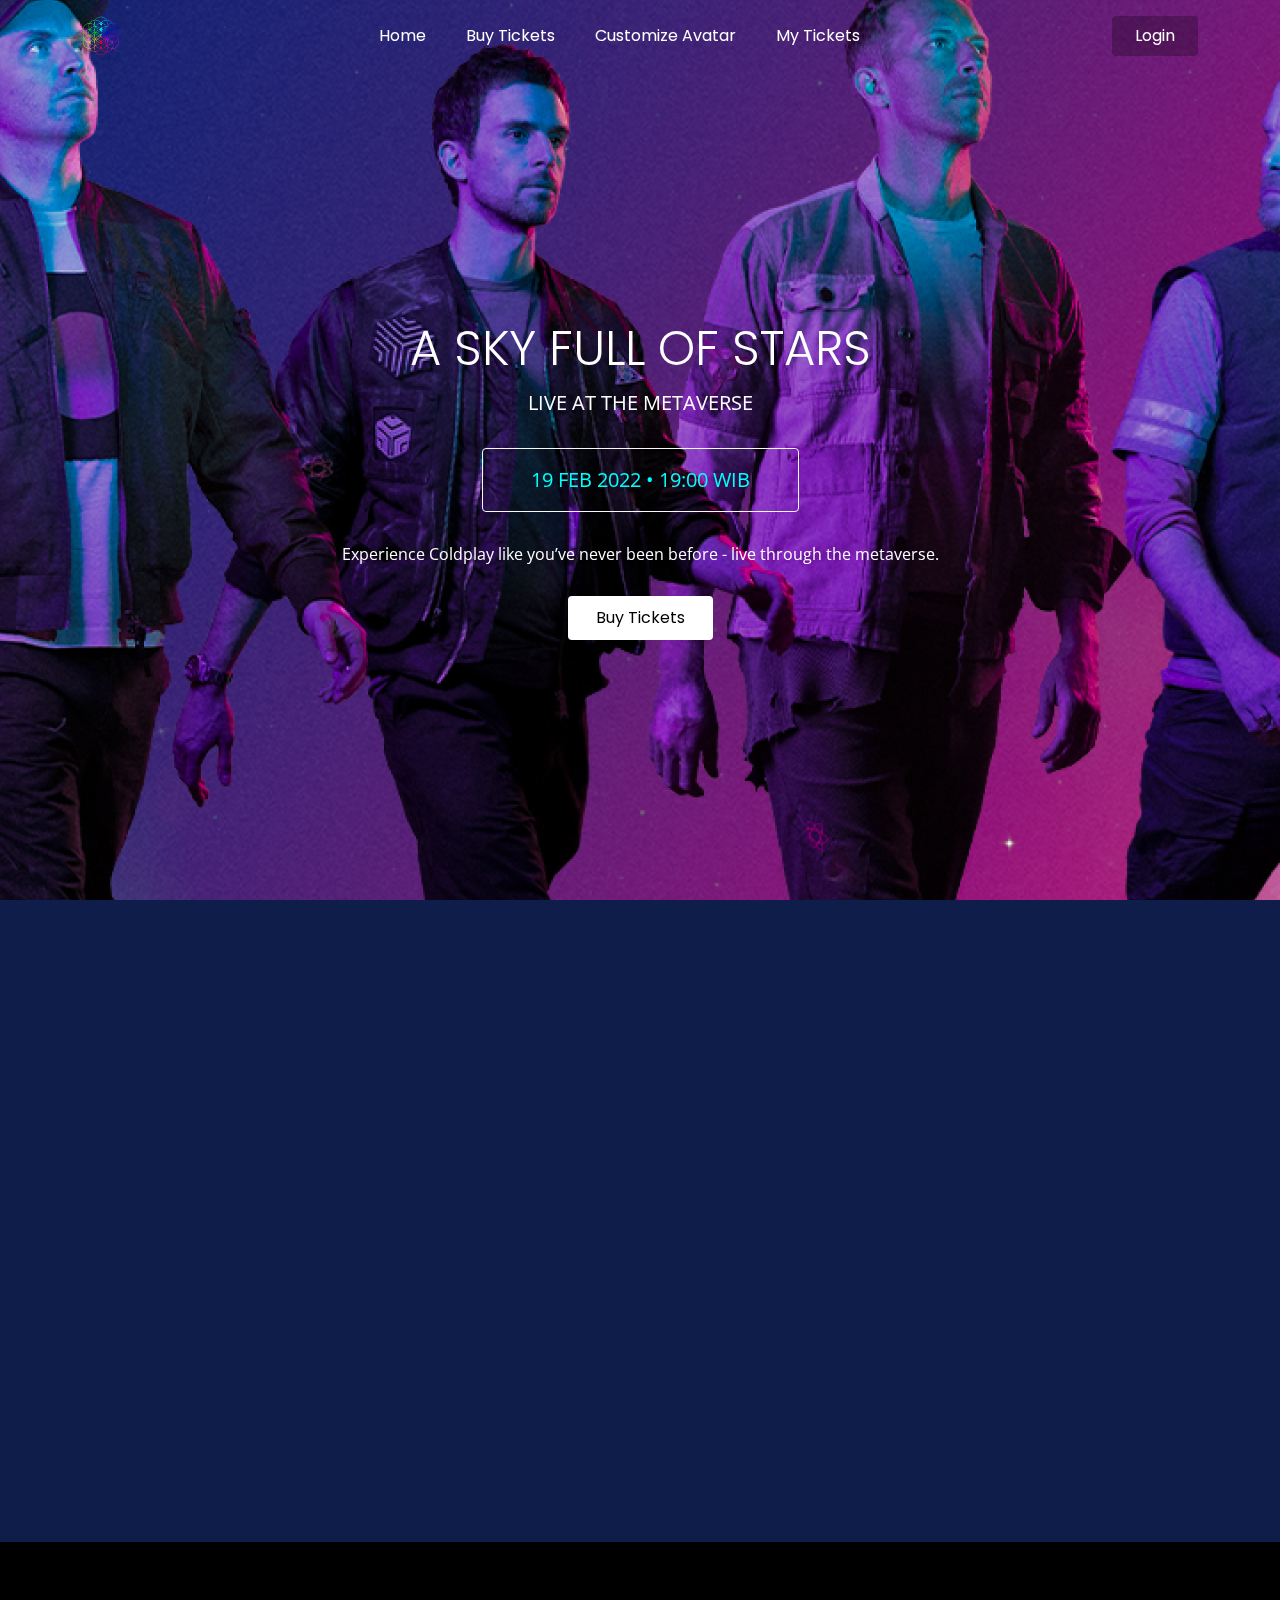
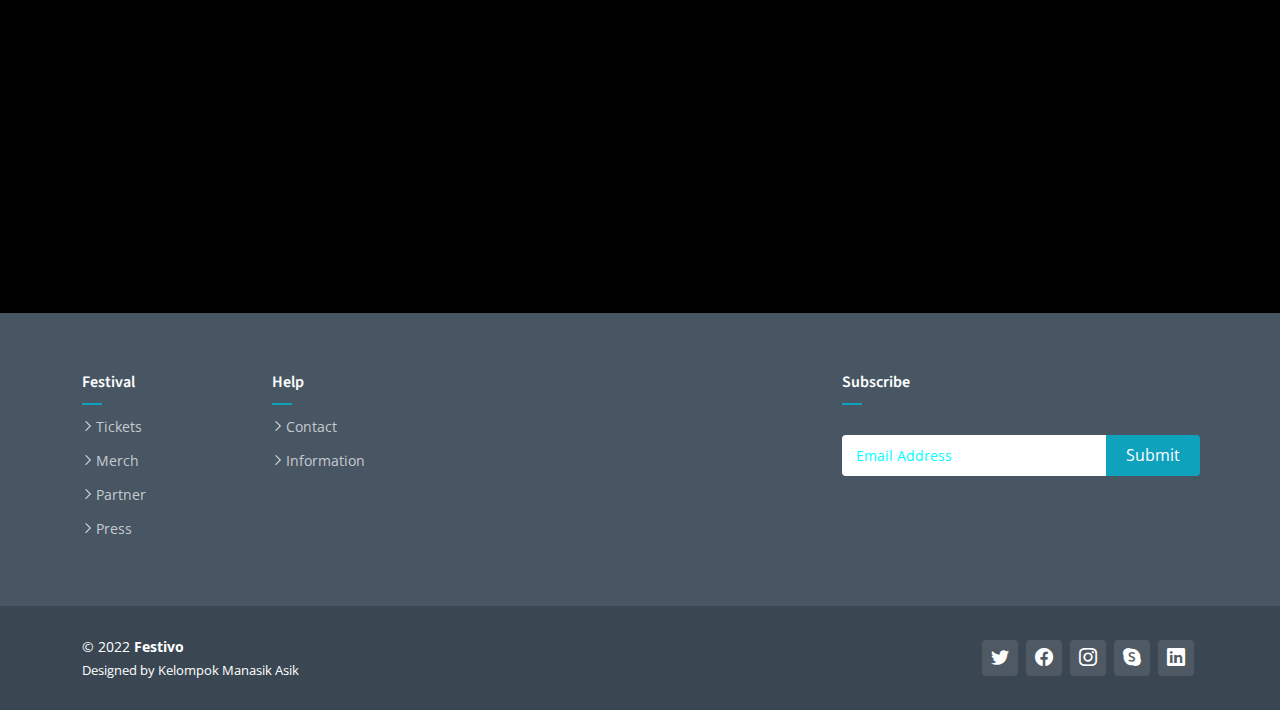
<file: index.html>
<!DOCTYPE html>
<html lang="en">

<head>
    <meta charset="utf-8">
    <meta content="width=device-width, initial-scale=1.0" name="viewport">

    <title>Coldplay</title>
    <meta content="" name="description">
    <meta content="" name="keywords">
    <!-- test -->

    <!-- Favicons -->
    <link href="assets/personal/logo-colour.png" rel="icon">
    <link href="assets/img/apple-touch-icon.png" rel="apple-touch-icon">

    <!-- Google Fonts -->
    <link rel="preconnect" href="https://fonts.googleapis.com">
    <link rel="preconnect" href="https://fonts.gstatic.com" crossorigin>
    <link href="https://fonts.googleapis.com/css2?family=Open+Sans:ital,wght@0,300;0,400;0,500;0,600;0,700;1,300;1,400;1,500;1,600;1,700&family=Poppins:ital,wght@0,300;0,400;0,500;0,600;0,700;1,300;1,400;1,500;1,600;1,700&family=Source+Sans+Pro:ital,wght@0,300;0,400;0,600;0,700;1,300;1,400;1,600;1,700&display=swap"
        rel="stylesheet">

    <!-- Vendor CSS Files -->
    <link href="assets/vendor/bootstrap/css/bootstrap.min.css" rel="stylesheet">
    <link href="assets/vendor/bootstrap-icons/bootstrap-icons.css" rel="stylesheet">
    <link href="assets/vendor/aos/aos.css" rel="stylesheet">
    <link href="assets/vendor/glightbox/css/glightbox.min.css" rel="stylesheet">
    <link href="assets/vendor/swiper/swiper-bundle.min.css" rel="stylesheet">

    <!-- Variables CSS Files. Uncomment your preferred color scheme -->
    <link href="assets/css/variables.css" rel="stylesheet">
    <!-- <link href="assets/css/variables-blue.css" rel="stylesheet"> -->
    <!-- <link href="assets/css/variables-green.css" rel="stylesheet"> -->
    <!-- <link href="assets/css/variables-orange.css" rel="stylesheet"> -->
    <!-- <link href="assets/css/variables-purple.css" rel="stylesheet"> -->
    <!-- <link href="assets/css/variables-red.css" rel="stylesheet"> -->
    <!-- <link href="assets/css/variables-pink.css" rel="stylesheet"> -->

    <!-- Template Main CSS File -->
    <link href="assets/css/main.css" rel="stylesheet">

</head>

<body>

    <!-- ======= Header ======= -->
    <header id="header" class="header fixed-top" data-scrollto-offset="0">
        <div class="container d-flex align-items-center justify-content-between">
            <a href="index.html" class="logo d-flex align-items-center scrollto me-auto me-lg-0">
                <img src="assets/personal/logo-colour.png" alt="">
            </a>
            <nav id="navbar" class="navbar">
                <ul>
                    <li><a class="nav-link scrollto" href="index.html#about">Home</a></li>
                    <li><a class="nav-link scrollto" href="buyticket.html">Buy Tickets</a></li>
                    <li><a class="nav-link scrollto" href="index.html#portfolio">Customize Avatar</a></li>
                    <li><a class="nav-link scrollto" href="myTicket.html">My Tickets</a></li>
                </ul>
                <i class="bi bi-list mobile-nav-toggle d-none"></i>
            </nav>
            <!-- .navbar -->

            <a class="btn-getstarted scrollto" href="login.html">Login</a>
        </div>
    </header>
    <!-- End Header -->

    <section id="hero-fullscreen" class="hero-fullscreen d-flex align-items-center">
        <div class="container d-flex flex-column align-items-center position-relative" data-aos="zoom-out">
            <h2>A SKY FULL OF STARS</h2>
            <p>LIVE AT THE METAVERSE</p>
            <p class="border border-light rounded-2 py-3 px-5" style="color: aqua;">19 FEB 2022 • 19:00 WIB</p>
            <p style="font-size:medium; font-weight:normal;">Experience Coldplay like you’ve never been before - live through the metaverse.</p>
            <div class="d-flex">
                <a href="buyticket.html" class="btn-get-started scrollto">Buy Tickets</a>
            </div>
        </div>
    </section>

    <main id="main">

        <!-- ======= About Section ======= -->
        <section id="about" class="about">
            <div class="container" data-aos="fade-up" style="padding: 5%;">
                <div class="row g-4 g-lg-5" data-aos="fade-up" data-aos-delay="200">
                    <div class="col-lg-7">
                        <div class="mt-5">
                            <h3 class="pt-0 pt-lg-5" style="font-weight: bold;">Make custom avatar for the Metaverse</h3>
                            <p>Make you own avatar to use in the A SKY FULL OF STARS concert</p>
                            <br>
                            <br>
                            <button class="btn btn-light" style="border-radius: 20px; padding: 12px 20px;">Create Avatar</button>
                        </div>
                    </div>
                    <div class="col-lg-5">
                        <div class="about-img">
                            <img src="assets/personal/avatar.png" class="img-fluid" alt="">
                        </div>
                    </div>
                </div>
            </div>
        </section>
        <!-- End About Section -->
        <!-- ======= Clients Section ======= -->
        <section id="clients" class="clients ">
            <br><br>
            <div class="container" data-aos="zoom-out">
                <div class="row mb-5">
                    <div class="text-center">
                        <img src="assets/personal/logo-colour.png" class="img-responsive" alt="" style="width:5%;">
                    </div>
                </div>
                <div class="row text-center mb-5">
                    <p style="font-size:200%; color:aliceblue;">BROUGHT TO YOU BY</p>
                </div>
                <div class="row text-center">
                    <div class="col-4 ">
                        <img src="assets/img/clients/client-1.png" class="img-fluid" alt="" style="width:40%;">
                    </div>
                    <div class="col-4">
                        <img src="assets/img/clients/client-2.png" class="img-fluid" alt="" style="width:40%;">
                    </div>
                    <div class="col-4">
                        <img src="assets/img/clients/client-3.png" class="img-fluid" alt="" style="width:20%;">
                    </div>
                </div>


            </div>
        </section>
        <!-- End Clients Section -->
    </main>
    <!-- End #main -->

    <!-- ======= Footer ======= -->
    <footer id="footer" class="footer">

        <div class="footer-content">
            <div class="container">
                <div class="row">

                    <div class="col-lg-2 col-md-6 footer-links">
                        <h4>Festival</h4>
                        <ul>
                            <li><i class="bi bi-chevron-right"></i> <a href="#">Tickets</a></li>
                            <li><i class="bi bi-chevron-right"></i> <a href="#">Merch</a></li>
                            <li><i class="bi bi-chevron-right"></i> <a href="#">Partner</a></li>
                            <li><i class="bi bi-chevron-right"></i> <a href="#">Press</a></li>
                        </ul>
                    </div>

                    <div class="col-lg-2 col-md-6 footer-links">
                        <h4>Help</h4>
                        <ul>
                            <li><i class="bi bi-chevron-right"></i> <a href="#">Contact</a></li>
                            <li><i class="bi bi-chevron-right"></i> <a href="#">Information</a></li>
                        </ul>
                    </div>
                    <div class="col-lg-4 col-md-6 footer-links">
                    </div>


                    <div class="col-lg-4 col-md-6 footer-newsletter">
                        <h4>Subscribe</h4>
                        <form action="" method="post">
                            <input type="email" name="email" placeholder="Email Address"><input type="submit" value="Submit">
                        </form>

                    </div>

                </div>
            </div>
        </div>

        <div class="footer-legal text-center">
            <div class="container d-flex flex-column flex-lg-row justify-content-center justify-content-lg-between align-items-center">
                <div class="d-flex flex-column align-items-center align-items-lg-start">
                    <div class="copyright">
                        &copy; 2022 <strong><span>Festivo</span></strong>
                    </div>
                    <div class="credits">
                        Designed by Kelompok Manasik Asik
                    </div>
                </div>

                <div class="social-links order-first order-lg-last mb-3 mb-lg-0">
                    <a href="#" class="twitter"><i class="bi bi-twitter"></i></a>
                    <a href="#" class="facebook"><i class="bi bi-facebook"></i></a>
                    <a href="#" class="instagram"><i class="bi bi-instagram"></i></a>
                    <a href="#" class="google-plus"><i class="bi bi-skype"></i></a>
                    <a href="#" class="linkedin"><i class="bi bi-linkedin"></i></a>
                </div>

            </div>
        </div>

    </footer>
    <!-- End Footer -->

    <a href="#" class="scroll-top d-flex align-items-center justify-content-center"><i class="bi bi-arrow-up-short"></i></a>

    <div id="preloader"></div>

    <!-- Vendor JS Files -->
    <script src="assets/vendor/bootstrap/js/bootstrap.bundle.min.js"></script>
    <script src="assets/vendor/aos/aos.js"></script>
    <script src="assets/vendor/glightbox/js/glightbox.min.js"></script>
    <script src="assets/vendor/isotope-layout/isotope.pkgd.min.js"></script>
    <script src="assets/vendor/swiper/swiper-bundle.min.js"></script>
    <script src="assets/vendor/php-email-form/validate.js"></script>

    <!-- Template Main JS File -->
    <script src="assets/js/main.js"></script>

</body>

</html>
</file>
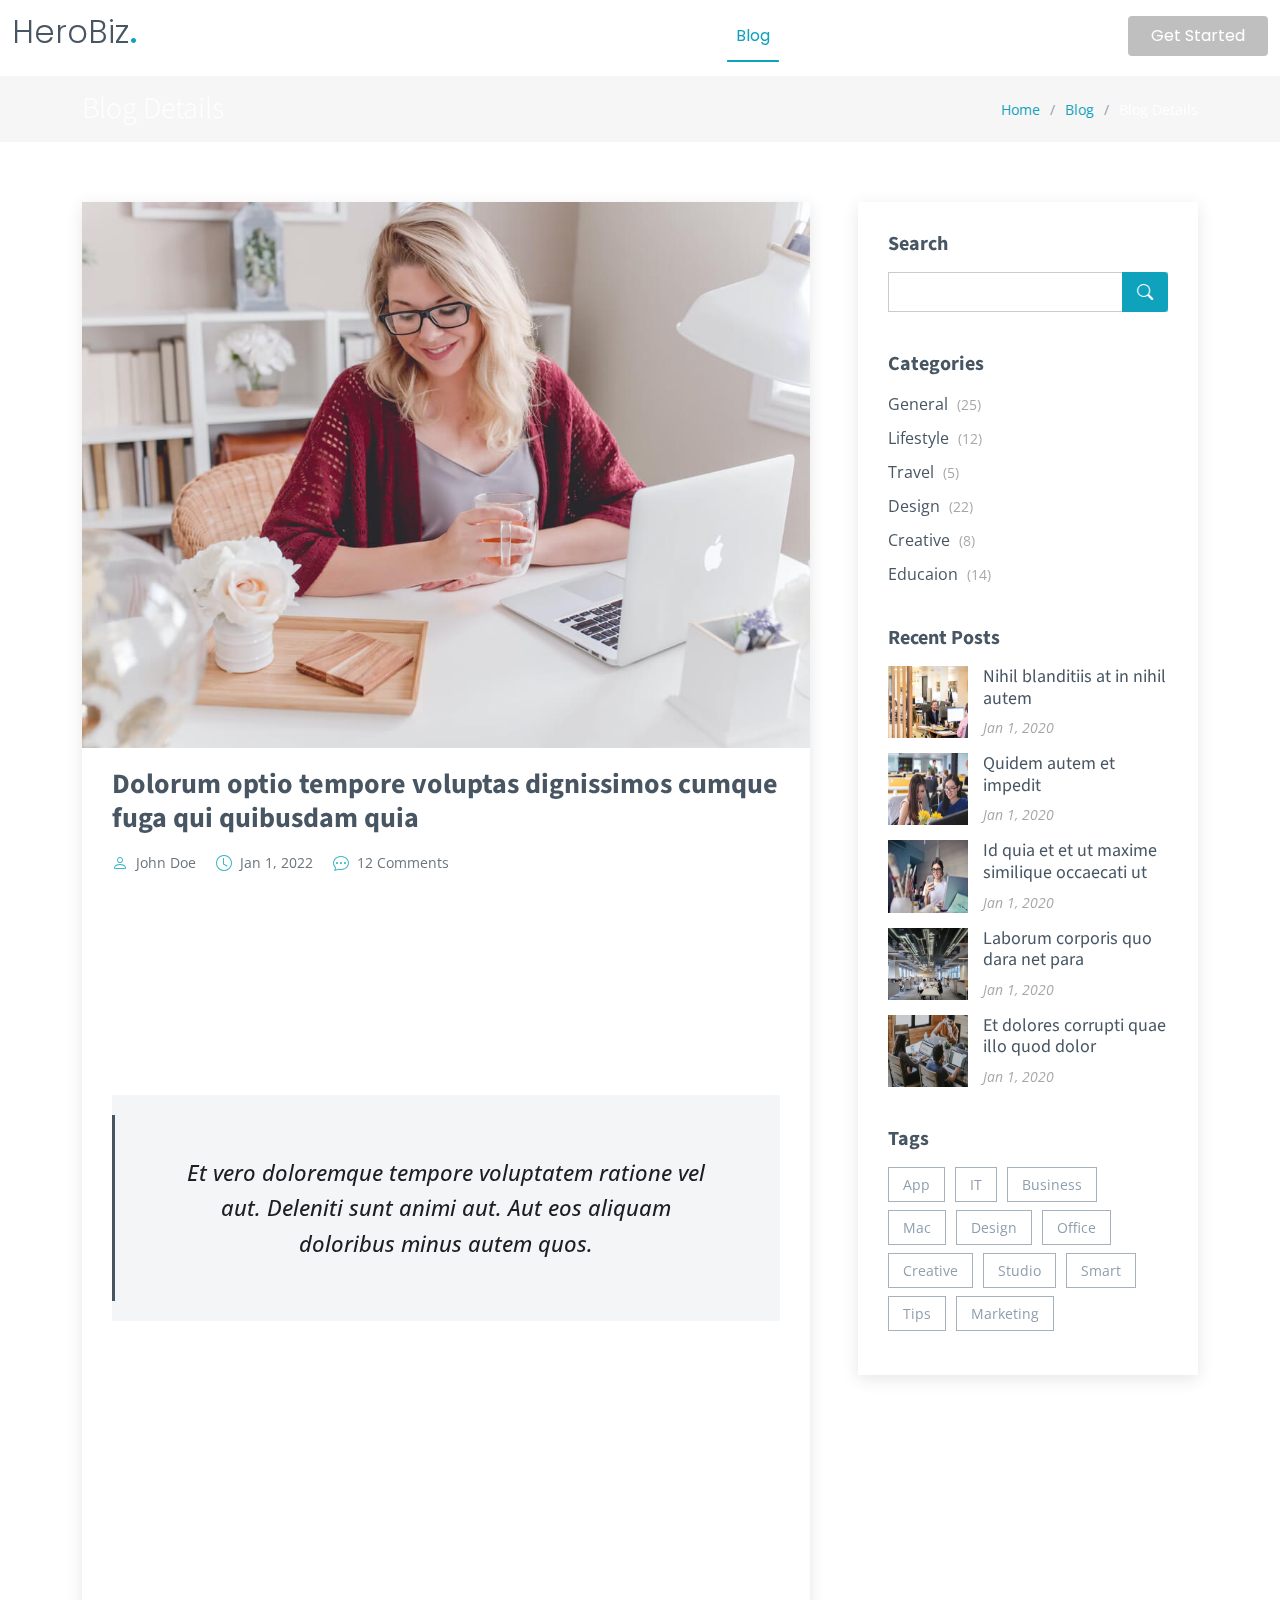
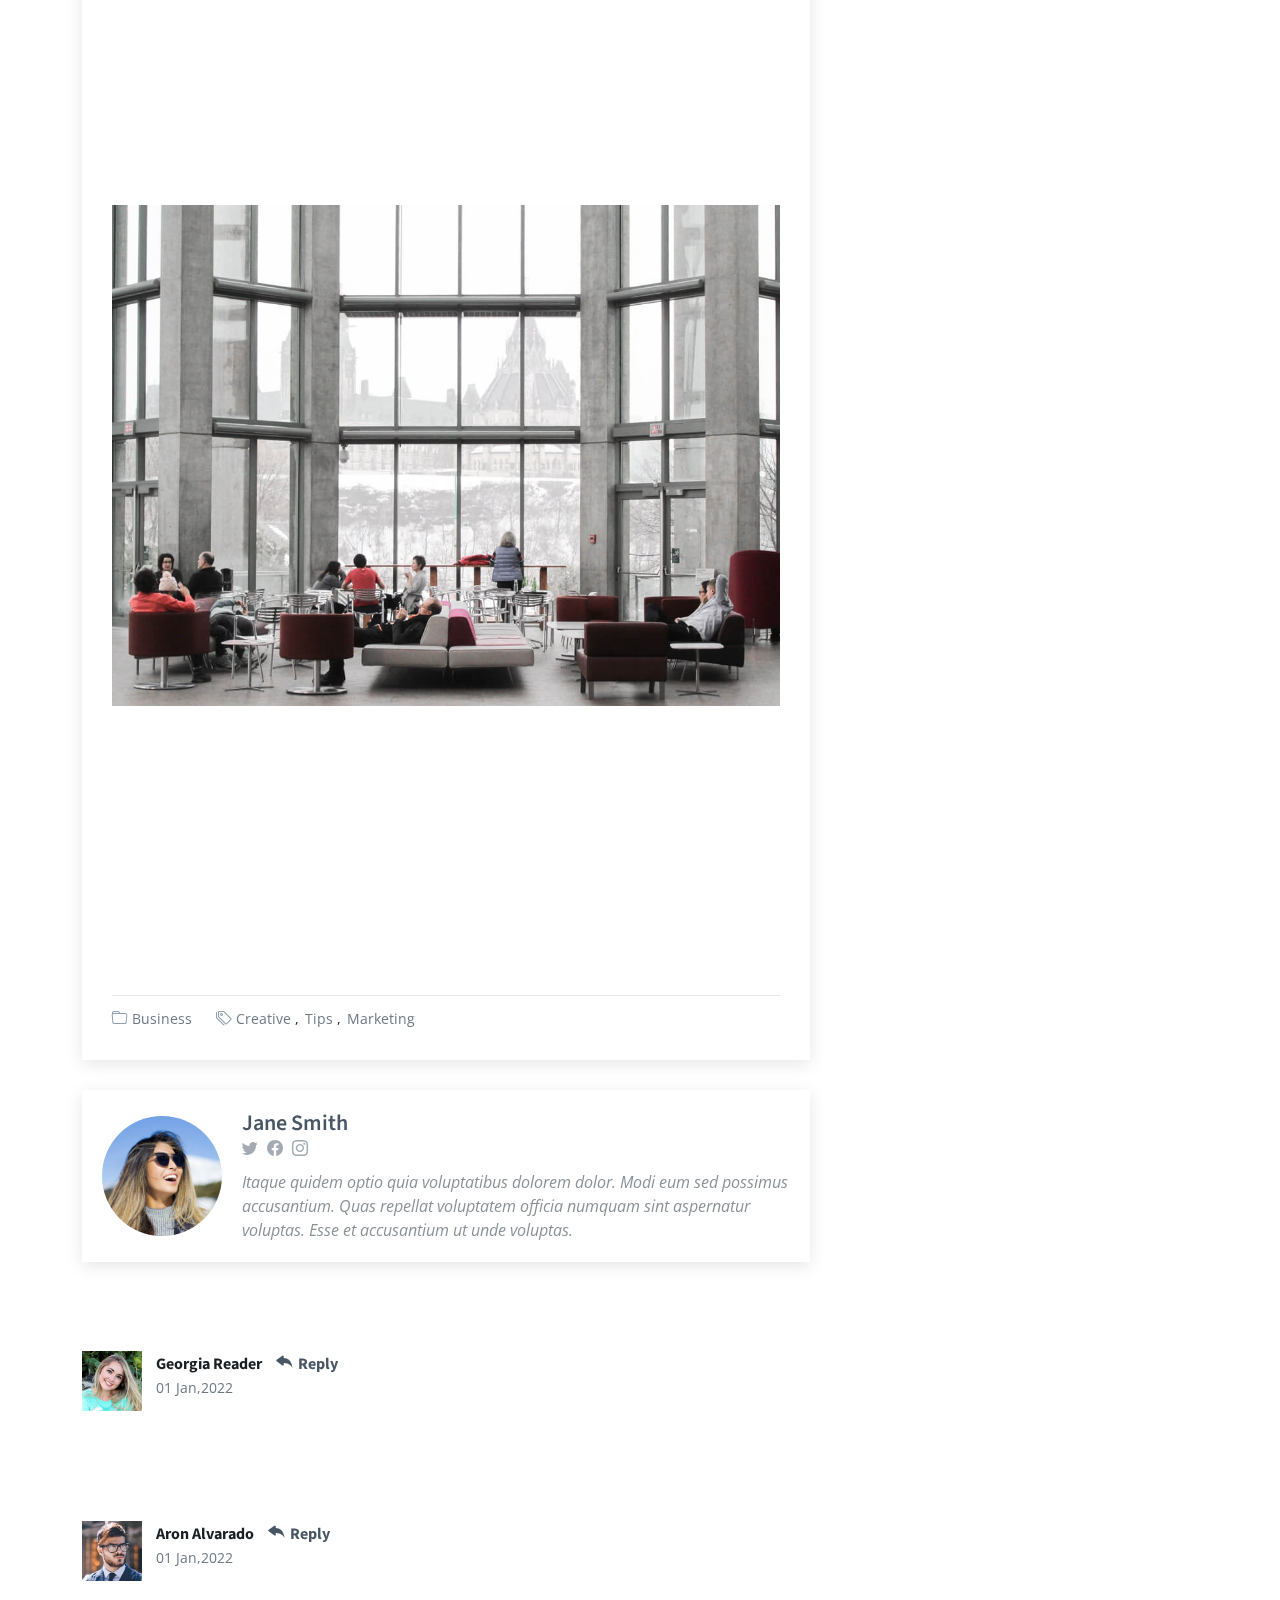
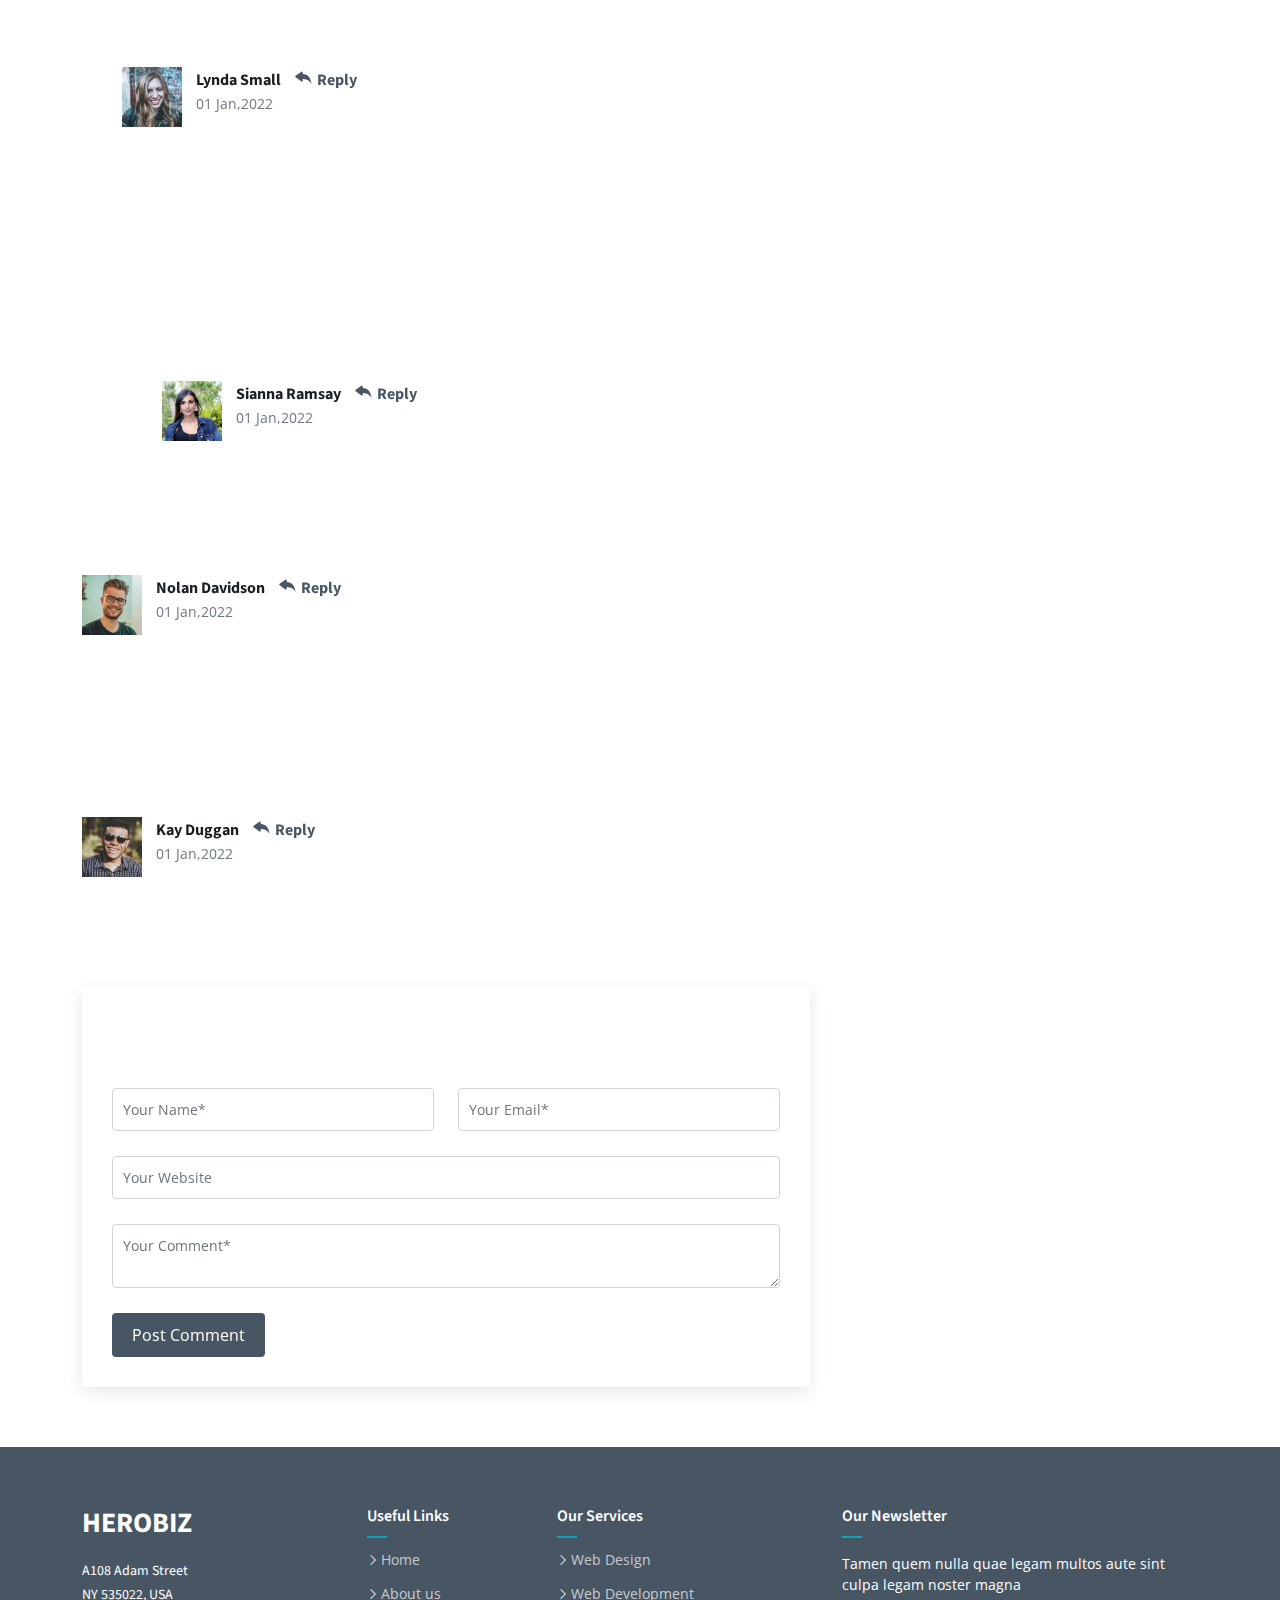
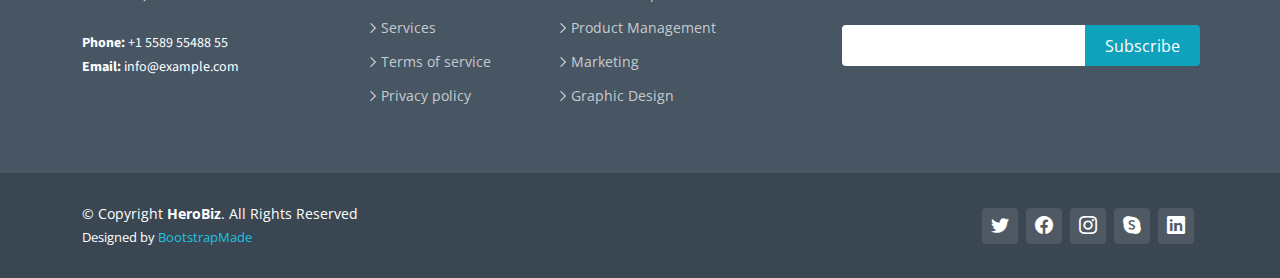
<file: blog-details.html>
<!DOCTYPE html>
<html lang="en">

<head>
    <meta charset="utf-8">
    <meta content="width=device-width, initial-scale=1.0" name="viewport">

    <title>Blog Details - HeroBiz Bootstrap Template</title>
    <meta content="" name="description">
    <meta content="" name="keywords">

    <!-- Favicons -->
    <link href="assets/img/favicon.png" rel="icon">
    <link href="assets/img/apple-touch-icon.png" rel="apple-touch-icon">

    <!-- Google Fonts -->
    <link rel="preconnect" href="https://fonts.googleapis.com">
    <link rel="preconnect" href="https://fonts.gstatic.com" crossorigin>
    <link href="https://fonts.googleapis.com/css2?family=Open+Sans:ital,wght@0,300;0,400;0,500;0,600;0,700;1,300;1,400;1,500;1,600;1,700&family=Poppins:ital,wght@0,300;0,400;0,500;0,600;0,700;1,300;1,400;1,500;1,600;1,700&family=Source+Sans+Pro:ital,wght@0,300;0,400;0,600;0,700;1,300;1,400;1,600;1,700&display=swap"
        rel="stylesheet">

    <!-- Vendor CSS Files -->
    <link href="assets/vendor/bootstrap/css/bootstrap.min.css" rel="stylesheet">
    <link href="assets/vendor/bootstrap-icons/bootstrap-icons.css" rel="stylesheet">
    <link href="assets/vendor/aos/aos.css" rel="stylesheet">
    <link href="assets/vendor/glightbox/css/glightbox.min.css" rel="stylesheet">
    <link href="assets/vendor/swiper/swiper-bundle.min.css" rel="stylesheet">

    <!-- Variables CSS Files. Uncomment your preferred color scheme -->
    <link href="assets/css/variables.css" rel="stylesheet">
    <!-- <link href="assets/css/variables-blue.css" rel="stylesheet"> -->
    <!-- <link href="assets/css/variables-green.css" rel="stylesheet"> -->
    <!-- <link href="assets/css/variables-orange.css" rel="stylesheet"> -->
    <!-- <link href="assets/css/variables-purple.css" rel="stylesheet"> -->
    <!-- <link href="assets/css/variables-red.css" rel="stylesheet"> -->
    <!-- <link href="assets/css/variables-pink.css" rel="stylesheet"> -->

    <!-- Template Main CSS File -->
    <link href="assets/css/main.css" rel="stylesheet">

</head>

<body>

    <!-- ======= Header ======= -->
    <header id="header" class="header fixed-top" data-scrollto-offset="0">
        <div class="container-fluid d-flex align-items-center justify-content-between">

            <a href="index.html" class="logo d-flex align-items-center scrollto me-auto me-lg-0">
                <!-- Uncomment the line below if you also wish to use an image logo -->
                <!-- <img src="assets/img/logo.png" alt=""> -->
                <h1>HeroBiz<span>.</span></h1>
            </a>

            <nav id="navbar" class="navbar">
                <ul>

                    <li class="dropdown"><a href="#"><span>Home</span> <i class="bi bi-chevron-down dropdown-indicator"></i></a>
                        <ul>
                            <li><a href="index.html">Home 1 - index.html</a></li>
                            <li><a href="index-2.html">Home 2 - index-2.html</a></li>
                            <li><a href="index-3.html">Home 3 - index-3.html</a></li>
                            <li><a href="index-4.html">Home 4 - index-4.html</a></li>
                        </ul>
                    </li>

                    <li><a class="nav-link scrollto" href="index.html#about">About</a></li>
                    <li><a class="nav-link scrollto" href="index.html#services">Services</a></li>
                    <li><a class="nav-link scrollto" href="index.html#portfolio">Portfolio</a></li>
                    <li><a class="nav-link scrollto" href="index.html#team">Team</a></li>
                    <li><a href="blog.html" class="active">Blog</a></li>
                    <li class="dropdown"><a href="#"><span>Drop Down</span> <i class="bi bi-chevron-down dropdown-indicator"></i></a>
                        <ul>
                            <li><a href="#">Drop Down 1</a></li>
                            <li class="dropdown"><a href="#"><span>Deep Drop Down</span> <i class="bi bi-chevron-down dropdown-indicator"></i></a>
                                <ul>
                                    <li><a href="#">Deep Drop Down 1</a></li>
                                    <li><a href="#">Deep Drop Down 2</a></li>
                                    <li><a href="#">Deep Drop Down 3</a></li>
                                    <li><a href="#">Deep Drop Down 4</a></li>
                                    <li><a href="#">Deep Drop Down 5</a></li>
                                </ul>
                            </li>
                            <li><a href="#">Drop Down 2</a></li>
                            <li><a href="#">Drop Down 3</a></li>
                            <li><a href="#">Drop Down 4</a></li>
                        </ul>
                    </li>
                    <li><a class="nav-link scrollto" href="index.html#contact">Contact</a></li>
                </ul>
                <i class="bi bi-list mobile-nav-toggle d-none"></i>
            </nav>
            <!-- .navbar -->

            <a class="btn-getstarted scrollto" href="index.html#about">Get Started</a>

        </div>
    </header>
    <!-- End Header -->

    <main id="main">

        <!-- ======= Breadcrumbs ======= -->
        <div class="breadcrumbs">
            <div class="container">

                <div class="d-flex justify-content-between align-items-center">
                    <h2>Blog Details</h2>
                    <ol>
                        <li><a href="index.html">Home</a></li>
                        <li><a href="blog.html">Blog</a></li>
                        <li>Blog Details</li>
                    </ol>
                </div>

            </div>
        </div>
        <!-- End Breadcrumbs -->

        <!-- ======= Blog Details Section ======= -->
        <section id="blog" class="blog">
            <div class="container" data-aos="fade-up">

                <div class="row g-5">

                    <div class="col-lg-8">

                        <article class="blog-details">

                            <div class="post-img">
                                <img src="assets/img/blog/blog-1.jpg" alt="" class="img-fluid">
                            </div>

                            <h2 class="title">Dolorum optio tempore voluptas dignissimos cumque fuga qui quibusdam quia</h2>

                            <div class="meta-top">
                                <ul>
                                    <li class="d-flex align-items-center"><i class="bi bi-person"></i> <a href="blog-details.html">John Doe</a></li>
                                    <li class="d-flex align-items-center"><i class="bi bi-clock"></i> <a href="blog-details.html"><time datetime="2020-01-01">Jan 1, 2022</time></a></li>
                                    <li class="d-flex align-items-center"><i class="bi bi-chat-dots"></i> <a href="blog-details.html">12 Comments</a></li>
                                </ul>
                            </div>
                            <!-- End meta top -->

                            <div class="content">
                                <p>
                                    Similique neque nam consequuntur ad non maxime aliquam quas. Quibusdam animi praesentium. Aliquam et laboriosam eius aut nostrum quidem aliquid dicta. Et eveniet enim. Qui velit est ea dolorem doloremque deleniti aperiam unde soluta. Est cum et quod quos
                                    aut ut et sit sunt. Voluptate porro consequatur assumenda perferendis dolore.
                                </p>

                                <p>
                                    Sit repellat hic cupiditate hic ut nemo. Quis nihil sunt non reiciendis. Sequi in accusamus harum vel aspernatur. Excepturi numquam nihil cumque odio. Et voluptate cupiditate.
                                </p>

                                <blockquote>
                                    <p>
                                        Et vero doloremque tempore voluptatem ratione vel aut. Deleniti sunt animi aut. Aut eos aliquam doloribus minus autem quos.
                                    </p>
                                </blockquote>

                                <p>
                                    Sed quo laboriosam qui architecto. Occaecati repellendus omnis dicta inventore tempore provident voluptas mollitia aliquid. Id repellendus quia. Asperiores nihil magni dicta est suscipit perspiciatis. Voluptate ex rerum assumenda dolores nihil quaerat.
                                    Dolor porro tempora et quibusdam voluptas. Beatae aut at ad qui tempore corrupti velit quisquam rerum. Omnis dolorum exercitationem harum qui qui blanditiis neque. Iusto autem itaque. Repudiandae hic quae aspernatur
                                    ea neque qui. Architecto voluptatem magni. Vel magnam quod et tempora deleniti error rerum nihil tempora.
                                </p>

                                <h3>Et quae iure vel ut odit alias.</h3>
                                <p>
                                    Officiis animi maxime nulla quo et harum eum quis a. Sit hic in qui quos fugit ut rerum atque. Optio provident dolores atque voluptatem rem excepturi molestiae qui. Voluptatem laborum omnis ullam quibusdam perspiciatis nulla nostrum. Voluptatum est libero
                                    eum nesciunt aliquid qui. Quia et suscipit non sequi. Maxime sed odit. Beatae nesciunt nesciunt accusamus quia aut ratione aspernatur dolor. Sint harum eveniet dicta exercitationem minima. Exercitationem omnis asperiores
                                    natus aperiam dolor consequatur id ex sed. Quibusdam rerum dolores sint consequatur quidem ea. Beatae minima sunt libero soluta sapiente in rem assumenda. Et qui odit voluptatem. Cum quibusdam voluptatem voluptatem
                                    accusamus mollitia aut atque aut.
                                </p>
                                <img src="assets/img/blog/blog-inside-post.jpg" class="img-fluid" alt="">

                                <h3>Ut repellat blanditiis est dolore sunt dolorum quae.</h3>
                                <p>
                                    Rerum ea est assumenda pariatur quasi et quam. Facilis nam porro amet nostrum. In assumenda quia quae a id praesentium. Quos deleniti libero sed occaecati aut porro autem. Consectetur sed excepturi sint non placeat quia repellat incidunt labore. Autem
                                    facilis hic dolorum dolores vel. Consectetur quasi id et optio praesentium aut asperiores eaque aut. Explicabo omnis quibusdam esse. Ex libero illum iusto totam et ut aut blanditiis. Veritatis numquam ut illum ut a
                                    quam vitae.
                                </p>
                                <p>
                                    Alias quia non aliquid. Eos et ea velit. Voluptatem maxime enim omnis ipsa voluptas incidunt. Nulla sit eaque mollitia nisi asperiores est veniam.
                                </p>

                            </div>
                            <!-- End post content -->

                            <div class="meta-bottom">
                                <i class="bi bi-folder"></i>
                                <ul class="cats">
                                    <li><a href="#">Business</a></li>
                                </ul>

                                <i class="bi bi-tags"></i>
                                <ul class="tags">
                                    <li><a href="#">Creative</a></li>
                                    <li><a href="#">Tips</a></li>
                                    <li><a href="#">Marketing</a></li>
                                </ul>
                            </div>
                            <!-- End meta bottom -->

                        </article>
                        <!-- End blog post -->

                        <div class="post-author d-flex align-items-center">
                            <img src="assets/img/blog/blog-author.jpg" class="rounded-circle flex-shrink-0" alt="">
                            <div>
                                <h4>Jane Smith</h4>
                                <div class="social-links">
                                    <a href="https://twitters.com/#"><i class="bi bi-twitter"></i></a>
                                    <a href="https://facebook.com/#"><i class="bi bi-facebook"></i></a>
                                    <a href="https://instagram.com/#"><i class="biu bi-instagram"></i></a>
                                </div>
                                <p>
                                    Itaque quidem optio quia voluptatibus dolorem dolor. Modi eum sed possimus accusantium. Quas repellat voluptatem officia numquam sint aspernatur voluptas. Esse et accusantium ut unde voluptas.
                                </p>
                            </div>
                        </div>
                        <!-- End post author -->

                        <div class="comments">

                            <h4 class="comments-count">8 Comments</h4>

                            <div id="comment-1" class="comment">
                                <div class="d-flex">
                                    <div class="comment-img"><img src="assets/img/blog/comments-1.jpg" alt=""></div>
                                    <div>
                                        <h5><a href="">Georgia Reader</a> <a href="#" class="reply"><i class="bi bi-reply-fill"></i> Reply</a></h5>
                                        <time datetime="2020-01-01">01 Jan,2022</time>
                                        <p>
                                            Et rerum totam nisi. Molestiae vel quam dolorum vel voluptatem et et. Est ad aut sapiente quis molestiae est qui cum soluta. Vero aut rerum vel. Rerum quos laboriosam placeat ex qui. Sint qui facilis et.
                                        </p>
                                    </div>
                                </div>
                            </div>
                            <!-- End comment #1 -->

                            <div id="comment-2" class="comment">
                                <div class="d-flex">
                                    <div class="comment-img"><img src="assets/img/blog/comments-2.jpg" alt=""></div>
                                    <div>
                                        <h5><a href="">Aron Alvarado</a> <a href="#" class="reply"><i class="bi bi-reply-fill"></i> Reply</a></h5>
                                        <time datetime="2020-01-01">01 Jan,2022</time>
                                        <p>
                                            Ipsam tempora sequi voluptatem quis sapiente non. Autem itaque eveniet saepe. Officiis illo ut beatae.
                                        </p>
                                    </div>
                                </div>

                                <div id="comment-reply-1" class="comment comment-reply">
                                    <div class="d-flex">
                                        <div class="comment-img"><img src="assets/img/blog/comments-3.jpg" alt=""></div>
                                        <div>
                                            <h5><a href="">Lynda Small</a> <a href="#" class="reply"><i class="bi bi-reply-fill"></i> Reply</a></h5>
                                            <time datetime="2020-01-01">01 Jan,2022</time>
                                            <p>
                                                Enim ipsa eum fugiat fuga repellat. Commodi quo quo dicta. Est ullam aspernatur ut vitae quia mollitia id non. Qui ad quas nostrum rerum sed necessitatibus aut est. Eum officiis sed repellat maxime vero nisi natus. Amet nesciunt nesciunt qui illum omnis
                                                est et dolor recusandae. Recusandae sit ad aut impedit et. Ipsa labore dolor impedit et natus in porro aut. Magnam qui cum. Illo similique occaecati nihil modi eligendi. Pariatur distinctio labore omnis
                                                incidunt et illum. Expedita et dignissimos distinctio laborum minima fugiat. Libero corporis qui. Nam illo odio beatae enim ducimus. Harum reiciendis error dolorum non autem quisquam vero rerum neque.
                                            </p>
                                        </div>
                                    </div>

                                    <div id="comment-reply-2" class="comment comment-reply">
                                        <div class="d-flex">
                                            <div class="comment-img"><img src="assets/img/blog/comments-4.jpg" alt=""></div>
                                            <div>
                                                <h5><a href="">Sianna Ramsay</a> <a href="#" class="reply"><i class="bi bi-reply-fill"></i> Reply</a></h5>
                                                <time datetime="2020-01-01">01 Jan,2022</time>
                                                <p>
                                                    Et dignissimos impedit nulla et quo distinctio ex nemo. Omnis quia dolores cupiditate et. Ut unde qui eligendi sapiente omnis ullam. Placeat porro est commodi est officiis voluptas repellat quisquam possimus. Perferendis id consectetur necessitatibus.
                                                </p>
                                            </div>
                                        </div>

                                    </div>
                                    <!-- End comment reply #2-->

                                </div>
                                <!-- End comment reply #1-->

                            </div>
                            <!-- End comment #2-->

                            <div id="comment-3" class="comment">
                                <div class="d-flex">
                                    <div class="comment-img"><img src="assets/img/blog/comments-5.jpg" alt=""></div>
                                    <div>
                                        <h5><a href="">Nolan Davidson</a> <a href="#" class="reply"><i class="bi bi-reply-fill"></i> Reply</a></h5>
                                        <time datetime="2020-01-01">01 Jan,2022</time>
                                        <p>
                                            Distinctio nesciunt rerum reprehenderit sed. Iste omnis eius repellendus quia nihil ut accusantium tempore. Nesciunt expedita id dolor exercitationem aspernatur aut quam ut. Voluptatem est accusamus iste at. Non aut et et esse qui sit modi neque. Exercitationem
                                            et eos aspernatur. Ea est consequuntur officia beatae ea aut eos soluta. Non qui dolorum voluptatibus et optio veniam. Quam officia sit nostrum dolorem.
                                        </p>
                                    </div>
                                </div>

                            </div>
                            <!-- End comment #3 -->

                            <div id="comment-4" class="comment">
                                <div class="d-flex">
                                    <div class="comment-img"><img src="assets/img/blog/comments-6.jpg" alt=""></div>
                                    <div>
                                        <h5><a href="">Kay Duggan</a> <a href="#" class="reply"><i class="bi bi-reply-fill"></i> Reply</a></h5>
                                        <time datetime="2020-01-01">01 Jan,2022</time>
                                        <p>
                                            Dolorem atque aut. Omnis doloremque blanditiis quia eum porro quis ut velit tempore. Cumque sed quia ut maxime. Est ad aut cum. Ut exercitationem non in fugiat.
                                        </p>
                                    </div>
                                </div>

                            </div>
                            <!-- End comment #4 -->

                            <div class="reply-form">

                                <h4>Leave a Reply</h4>
                                <p>Your email address will not be published. Required fields are marked * </p>
                                <form action="">
                                    <div class="row">
                                        <div class="col-md-6 form-group">
                                            <input name="name" type="text" class="form-control" placeholder="Your Name*">
                                        </div>
                                        <div class="col-md-6 form-group">
                                            <input name="email" type="text" class="form-control" placeholder="Your Email*">
                                        </div>
                                    </div>
                                    <div class="row">
                                        <div class="col form-group">
                                            <input name="website" type="text" class="form-control" placeholder="Your Website">
                                        </div>
                                    </div>
                                    <div class="row">
                                        <div class="col form-group">
                                            <textarea name="comment" class="form-control" placeholder="Your Comment*"></textarea>
                                        </div>
                                    </div>
                                    <button type="submit" class="btn btn-primary">Post Comment</button>

                                </form>

                            </div>

                        </div>
                        <!-- End blog comments -->

                    </div>

                    <div class="col-lg-4">

                        <div class="sidebar">

                            <div class="sidebar-item search-form">
                                <h3 class="sidebar-title">Search</h3>
                                <form action="" class="mt-3">
                                    <input type="text">
                                    <button type="submit"><i class="bi bi-search"></i></button>
                                </form>
                            </div>
                            <!-- End sidebar search formn-->

                            <div class="sidebar-item categories">
                                <h3 class="sidebar-title">Categories</h3>
                                <ul class="mt-3">
                                    <li><a href="#">General <span>(25)</span></a></li>
                                    <li><a href="#">Lifestyle <span>(12)</span></a></li>
                                    <li><a href="#">Travel <span>(5)</span></a></li>
                                    <li><a href="#">Design <span>(22)</span></a></li>
                                    <li><a href="#">Creative <span>(8)</span></a></li>
                                    <li><a href="#">Educaion <span>(14)</span></a></li>
                                </ul>
                            </div>
                            <!-- End sidebar categories-->

                            <div class="sidebar-item recent-posts">
                                <h3 class="sidebar-title">Recent Posts</h3>

                                <div class="mt-3">

                                    <div class="post-item mt-3">
                                        <img src="assets/img/blog/blog-recent-1.jpg" alt="" class="flex-shrink-0">
                                        <div>
                                            <h4><a href="blog-post.html">Nihil blanditiis at in nihil autem</a></h4>
                                            <time datetime="2020-01-01">Jan 1, 2020</time>
                                        </div>
                                    </div>
                                    <!-- End recent post item-->

                                    <div class="post-item">
                                        <img src="assets/img/blog/blog-recent-2.jpg" alt="" class="flex-shrink-0">
                                        <div>
                                            <h4><a href="blog-post.html">Quidem autem et impedit</a></h4>
                                            <time datetime="2020-01-01">Jan 1, 2020</time>
                                        </div>
                                    </div>
                                    <!-- End recent post item-->

                                    <div class="post-item">
                                        <img src="assets/img/blog/blog-recent-3.jpg" alt="" class="flex-shrink-0">
                                        <div>
                                            <h4><a href="blog-post.html">Id quia et et ut maxime similique occaecati ut</a></h4>
                                            <time datetime="2020-01-01">Jan 1, 2020</time>
                                        </div>
                                    </div>
                                    <!-- End recent post item-->

                                    <div class="post-item">
                                        <img src="assets/img/blog/blog-recent-4.jpg" alt="" class="flex-shrink-0">
                                        <div>
                                            <h4><a href="blog-post.html">Laborum corporis quo dara net para</a></h4>
                                            <time datetime="2020-01-01">Jan 1, 2020</time>
                                        </div>
                                    </div>
                                    <!-- End recent post item-->

                                    <div class="post-item">
                                        <img src="assets/img/blog/blog-recent-5.jpg" alt="" class="flex-shrink-0">
                                        <div>
                                            <h4><a href="blog-post.html">Et dolores corrupti quae illo quod dolor</a></h4>
                                            <time datetime="2020-01-01">Jan 1, 2020</time>
                                        </div>
                                    </div>
                                    <!-- End recent post item-->

                                </div>

                            </div>
                            <!-- End sidebar recent posts-->

                            <div class="sidebar-item tags">
                                <h3 class="sidebar-title">Tags</h3>
                                <ul class="mt-3">
                                    <li><a href="#">App</a></li>
                                    <li><a href="#">IT</a></li>
                                    <li><a href="#">Business</a></li>
                                    <li><a href="#">Mac</a></li>
                                    <li><a href="#">Design</a></li>
                                    <li><a href="#">Office</a></li>
                                    <li><a href="#">Creative</a></li>
                                    <li><a href="#">Studio</a></li>
                                    <li><a href="#">Smart</a></li>
                                    <li><a href="#">Tips</a></li>
                                    <li><a href="#">Marketing</a></li>
                                </ul>
                            </div>
                            <!-- End sidebar tags-->

                        </div>
                        <!-- End Blog Sidebar -->

                    </div>
                </div>

            </div>
        </section>
        <!-- End Blog Details Section -->

    </main>
    <!-- End #main -->

    <!-- ======= Footer ======= -->
    <footer id="footer" class="footer">

        <div class="footer-content">
            <div class="container">
                <div class="row">

                    <div class="col-lg-3 col-md-6">
                        <div class="footer-info">
                            <h3>HeroBiz</h3>
                            <p>
                                A108 Adam Street <br> NY 535022, USA<br><br>
                                <strong>Phone:</strong> +1 5589 55488 55<br>
                                <strong>Email:</strong> info@example.com<br>
                            </p>
                        </div>
                    </div>

                    <div class="col-lg-2 col-md-6 footer-links">
                        <h4>Useful Links</h4>
                        <ul>
                            <li><i class="bi bi-chevron-right"></i> <a href="#">Home</a></li>
                            <li><i class="bi bi-chevron-right"></i> <a href="#">About us</a></li>
                            <li><i class="bi bi-chevron-right"></i> <a href="#">Services</a></li>
                            <li><i class="bi bi-chevron-right"></i> <a href="#">Terms of service</a></li>
                            <li><i class="bi bi-chevron-right"></i> <a href="#">Privacy policy</a></li>
                        </ul>
                    </div>

                    <div class="col-lg-3 col-md-6 footer-links">
                        <h4>Our Services</h4>
                        <ul>
                            <li><i class="bi bi-chevron-right"></i> <a href="#">Web Design</a></li>
                            <li><i class="bi bi-chevron-right"></i> <a href="#">Web Development</a></li>
                            <li><i class="bi bi-chevron-right"></i> <a href="#">Product Management</a></li>
                            <li><i class="bi bi-chevron-right"></i> <a href="#">Marketing</a></li>
                            <li><i class="bi bi-chevron-right"></i> <a href="#">Graphic Design</a></li>
                        </ul>
                    </div>

                    <div class="col-lg-4 col-md-6 footer-newsletter">
                        <h4>Our Newsletter</h4>
                        <p>Tamen quem nulla quae legam multos aute sint culpa legam noster magna</p>
                        <form action="" method="post">
                            <input type="email" name="email"><input type="submit" value="Subscribe">
                        </form>

                    </div>

                </div>
            </div>
        </div>

        <div class="footer-legal text-center">
            <div class="container d-flex flex-column flex-lg-row justify-content-center justify-content-lg-between align-items-center">

                <div class="d-flex flex-column align-items-center align-items-lg-start">
                    <div class="copyright">
                        &copy; Copyright <strong><span>HeroBiz</span></strong>. All Rights Reserved
                    </div>
                    <div class="credits">
                        <!-- All the links in the footer should remain intact. -->
                        <!-- You can delete the links only if you purchased the pro version. -->
                        <!-- Licensing information: https://bootstrapmade.com/license/ -->
                        <!-- Purchase the pro version with working PHP/AJAX contact form: https://bootstrapmade.com/herobiz-bootstrap-business-template/ -->
                        Designed by <a href="https://bootstrapmade.com/">BootstrapMade</a>
                    </div>
                </div>

                <div class="social-links order-first order-lg-last mb-3 mb-lg-0">
                    <a href="#" class="twitter"><i class="bi bi-twitter"></i></a>
                    <a href="#" class="facebook"><i class="bi bi-facebook"></i></a>
                    <a href="#" class="instagram"><i class="bi bi-instagram"></i></a>
                    <a href="#" class="google-plus"><i class="bi bi-skype"></i></a>
                    <a href="#" class="linkedin"><i class="bi bi-linkedin"></i></a>
                </div>

            </div>
        </div>

    </footer>
    <!-- End Footer -->

    <a href="#" class="scroll-top d-flex align-items-center justify-content-center"><i class="bi bi-arrow-up-short"></i></a>

    <div id="preloader"></div>

    <!-- Vendor JS Files -->
    <script src="assets/vendor/bootstrap/js/bootstrap.bundle.min.js"></script>
    <script src="assets/vendor/aos/aos.js"></script>
    <script src="assets/vendor/glightbox/js/glightbox.min.js"></script>
    <script src="assets/vendor/isotope-layout/isotope.pkgd.min.js"></script>
    <script src="assets/vendor/swiper/swiper-bundle.min.js"></script>
    <script src="assets/vendor/php-email-form/validate.js"></script>

    <!-- Template Main JS File -->
    <script src="assets/js/main.js"></script>

</body>

</html>
</file>
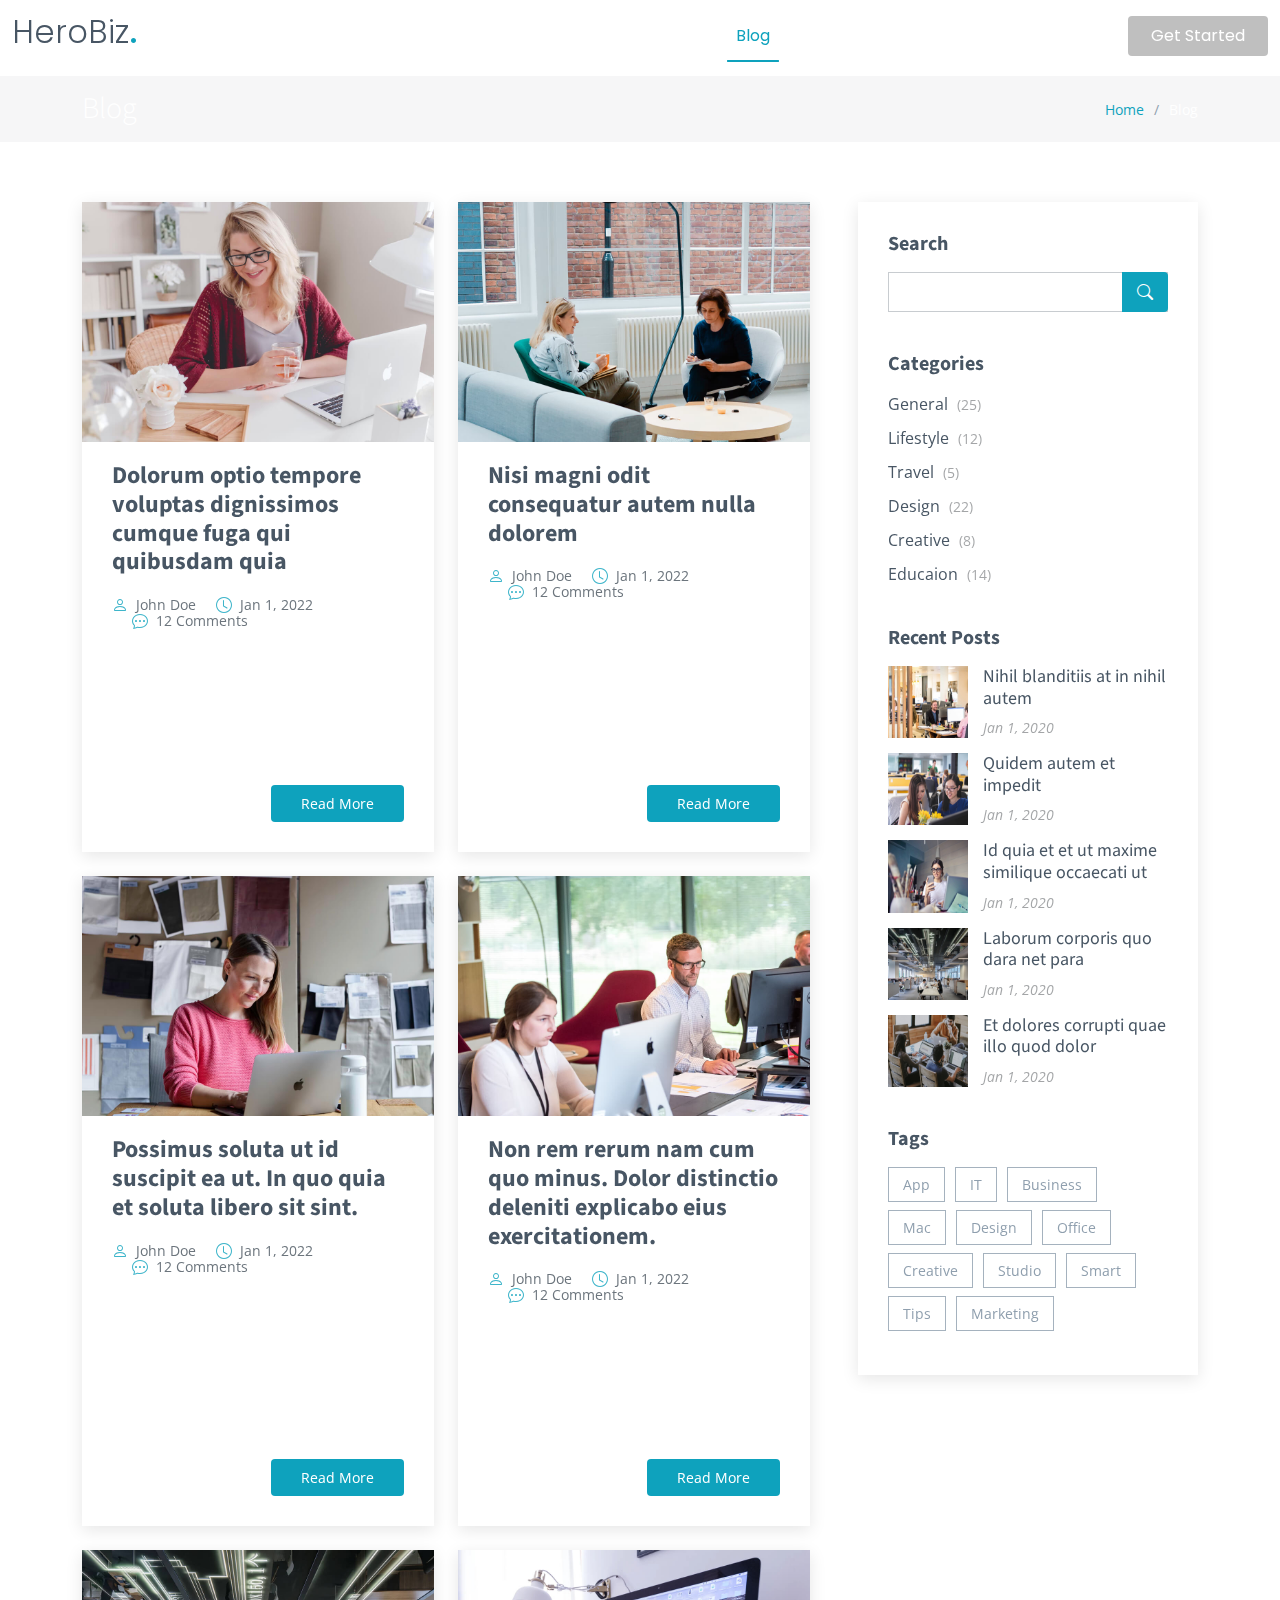
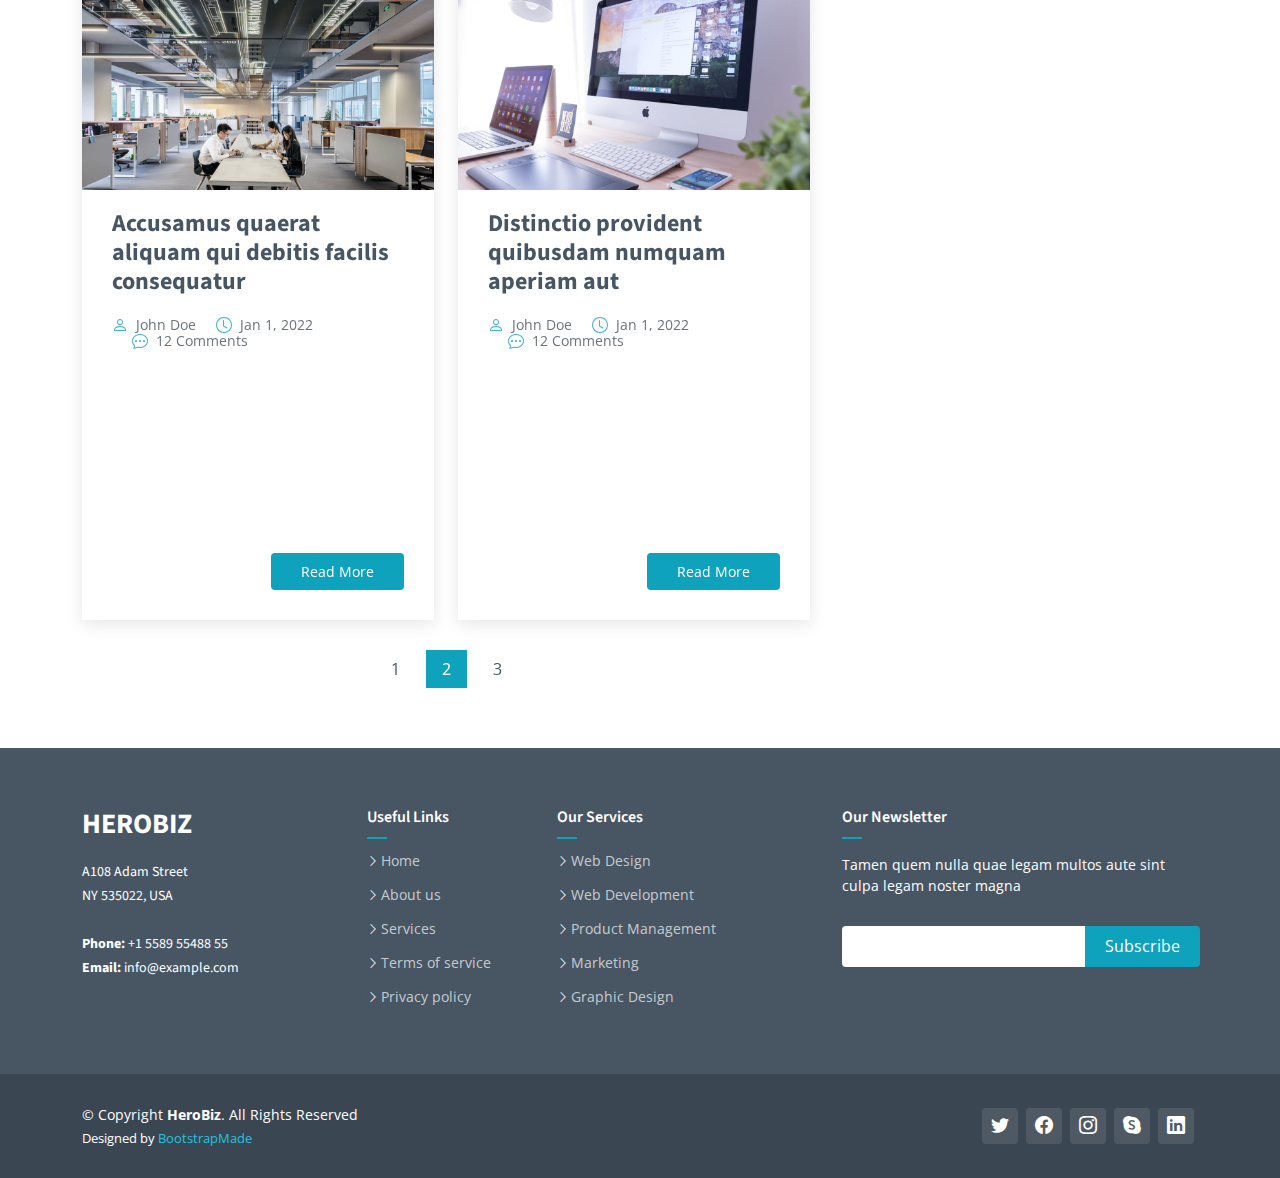
<file: blog.html>
<!DOCTYPE html>
<html lang="en">

<head>
  <meta charset="utf-8">
  <meta content="width=device-width, initial-scale=1.0" name="viewport">

  <title>Blog - HeroBiz Bootstrap Template</title>
  <meta content="" name="description">
  <meta content="" name="keywords">

  <!-- Favicons -->
  <link href="assets/img/favicon.png" rel="icon">
  <link href="assets/img/apple-touch-icon.png" rel="apple-touch-icon">

  <!-- Google Fonts -->
  <link rel="preconnect" href="https://fonts.googleapis.com">
  <link rel="preconnect" href="https://fonts.gstatic.com" crossorigin>
  <link href="https://fonts.googleapis.com/css2?family=Open+Sans:ital,wght@0,300;0,400;0,500;0,600;0,700;1,300;1,400;1,500;1,600;1,700&family=Poppins:ital,wght@0,300;0,400;0,500;0,600;0,700;1,300;1,400;1,500;1,600;1,700&family=Source+Sans+Pro:ital,wght@0,300;0,400;0,600;0,700;1,300;1,400;1,600;1,700&display=swap" rel="stylesheet">

  <!-- Vendor CSS Files -->
  <link href="assets/vendor/bootstrap/css/bootstrap.min.css" rel="stylesheet">
  <link href="assets/vendor/bootstrap-icons/bootstrap-icons.css" rel="stylesheet">
  <link href="assets/vendor/aos/aos.css" rel="stylesheet">
  <link href="assets/vendor/glightbox/css/glightbox.min.css" rel="stylesheet">
  <link href="assets/vendor/swiper/swiper-bundle.min.css" rel="stylesheet">

  <!-- Variables CSS Files. Uncomment your preferred color scheme -->
  <link href="assets/css/variables.css" rel="stylesheet">
  <!-- <link href="assets/css/variables-blue.css" rel="stylesheet"> -->
  <!-- <link href="assets/css/variables-green.css" rel="stylesheet"> -->
  <!-- <link href="assets/css/variables-orange.css" rel="stylesheet"> -->
  <!-- <link href="assets/css/variables-purple.css" rel="stylesheet"> -->
  <!-- <link href="assets/css/variables-red.css" rel="stylesheet"> -->
  <!-- <link href="assets/css/variables-pink.css" rel="stylesheet"> -->

  <!-- Template Main CSS File -->
  <link href="assets/css/main.css" rel="stylesheet">

  <!-- =======================================================
  * Template Name: HeroBiz - v2.0.0
  * Template URL: https://bootstrapmade.com/herobiz-bootstrap-business-template/
  * Author: BootstrapMade.com
  * License: https://bootstrapmade.com/license/
  ======================================================== -->
</head>

<body>

  <!-- ======= Header ======= -->
  <header id="header" class="header fixed-top" data-scrollto-offset="0">
    <div class="container-fluid d-flex align-items-center justify-content-between">

      <a href="index.html" class="logo d-flex align-items-center scrollto me-auto me-lg-0">
        <!-- Uncomment the line below if you also wish to use an image logo -->
        <!-- <img src="assets/img/logo.png" alt=""> -->
        <h1>HeroBiz<span>.</span></h1>
      </a>

      <nav id="navbar" class="navbar">
        <ul>

          <li class="dropdown"><a href="#"><span>Home</span> <i class="bi bi-chevron-down dropdown-indicator"></i></a>
            <ul>
              <li><a href="index.html">Home 1 - index.html</a></li>
              <li><a href="index-2.html">Home 2 - index-2.html</a></li>
              <li><a href="index-3.html">Home 3 - index-3.html</a></li>
              <li><a href="index-4.html">Home 4 - index-4.html</a></li>
            </ul>
          </li>

          <li><a class="nav-link scrollto" href="index.html#about">About</a></li>
          <li><a class="nav-link scrollto" href="index.html#services">Services</a></li>
          <li><a class="nav-link scrollto" href="index.html#portfolio">Portfolio</a></li>
          <li><a class="nav-link scrollto" href="index.html#team">Team</a></li>
          <li><a href="blog.html" class="active">Blog</a></li>
          <li class="dropdown"><a href="#"><span>Drop Down</span> <i class="bi bi-chevron-down dropdown-indicator"></i></a>
            <ul>
              <li><a href="#">Drop Down 1</a></li>
              <li class="dropdown"><a href="#"><span>Deep Drop Down</span> <i class="bi bi-chevron-down dropdown-indicator"></i></a>
                <ul>
                  <li><a href="#">Deep Drop Down 1</a></li>
                  <li><a href="#">Deep Drop Down 2</a></li>
                  <li><a href="#">Deep Drop Down 3</a></li>
                  <li><a href="#">Deep Drop Down 4</a></li>
                  <li><a href="#">Deep Drop Down 5</a></li>
                </ul>
              </li>
              <li><a href="#">Drop Down 2</a></li>
              <li><a href="#">Drop Down 3</a></li>
              <li><a href="#">Drop Down 4</a></li>
            </ul>
          </li>
          <li><a class="nav-link scrollto" href="index.html#contact">Contact</a></li>
        </ul>
        <i class="bi bi-list mobile-nav-toggle d-none"></i>
      </nav><!-- .navbar -->

      <a class="btn-getstarted scrollto" href="index.html#about">Get Started</a>

    </div>
  </header><!-- End Header -->

  <main id="main">

    <!-- ======= Breadcrumbs ======= -->
    <div class="breadcrumbs">
      <div class="container">

        <div class="d-flex justify-content-between align-items-center">
          <h2>Blog</h2>
          <ol>
            <li><a href="index.html">Home</a></li>
            <li>Blog</li>
          </ol>
        </div>

      </div>
    </div><!-- End Breadcrumbs -->

    <!-- ======= Blog Section ======= -->
    <section id="blog" class="blog">
      <div class="container" data-aos="fade-up">

        <div class="row g-5">

          <div class="col-lg-8">

            <div class="row gy-4 posts-list">

              <div class="col-lg-6">
                <article class="d-flex flex-column">

                  <div class="post-img">
                    <img src="assets/img/blog/blog-1.jpg" alt="" class="img-fluid">
                  </div>

                  <h2 class="title">
                    <a href="blog-details.html">Dolorum optio tempore voluptas dignissimos cumque fuga qui quibusdam quia</a>
                  </h2>

                  <div class="meta-top">
                    <ul>
                      <li class="d-flex align-items-center"><i class="bi bi-person"></i> <a href="blog-details.html">John Doe</a></li>
                      <li class="d-flex align-items-center"><i class="bi bi-clock"></i> <a href="blog-details.html"><time datetime="2022-01-01">Jan 1, 2022</time></a></li>
                      <li class="d-flex align-items-center"><i class="bi bi-chat-dots"></i> <a href="blog-details.html">12 Comments</a></li>
                    </ul>
                  </div>

                  <div class="content">
                    <p>
                      Similique neque nam consequuntur ad non maxime aliquam quas. Quibusdam animi praesentium. Aliquam et laboriosam eius aut nostrum quidem aliquid dicta.
                    </p>
                  </div>

                  <div class="read-more mt-auto align-self-end">
                    <a href="blog-details.html">Read More</a>
                  </div>

                </article>
              </div><!-- End post list item -->

              <div class="col-lg-6">
                <article class="d-flex flex-column">

                  <div class="post-img">
                    <img src="assets/img/blog/blog-2.jpg" alt="" class="img-fluid">
                  </div>

                  <h2 class="title">
                    <a href="blog-details.html">Nisi magni odit consequatur autem nulla dolorem</a>
                  </h2>

                  <div class="meta-top">
                    <ul>
                      <li class="d-flex align-items-center"><i class="bi bi-person"></i> <a href="blog-details.html">John Doe</a></li>
                      <li class="d-flex align-items-center"><i class="bi bi-clock"></i> <a href="blog-details.html"><time datetime="2022-01-01">Jan 1, 2022</time></a></li>
                      <li class="d-flex align-items-center"><i class="bi bi-chat-dots"></i> <a href="blog-details.html">12 Comments</a></li>
                    </ul>
                  </div>

                  <div class="content">
                    <p>
                      Incidunt voluptate sit temporibus aperiam. Quia vitae aut sint ullam quis illum voluptatum et. Quo libero rerum voluptatem pariatur nam.
                    </p>
                  </div>

                  <div class="read-more mt-auto align-self-end">
                    <a href="blog-details.html">Read More</a>
                  </div>

                </article>
              </div><!-- End post list item -->

              <div class="col-lg-6">
                <article class="d-flex flex-column">

                  <div class="post-img">
                    <img src="assets/img/blog/blog-3.jpg" alt="" class="img-fluid">
                  </div>

                  <h2 class="title">
                    <a href="blog-details.html">Possimus soluta ut id suscipit ea ut. In quo quia et soluta libero sit sint.</a>
                  </h2>

                  <div class="meta-top">
                    <ul>
                      <li class="d-flex align-items-center"><i class="bi bi-person"></i> <a href="blog-details.html">John Doe</a></li>
                      <li class="d-flex align-items-center"><i class="bi bi-clock"></i> <a href="blog-details.html"><time datetime="2022-01-01">Jan 1, 2022</time></a></li>
                      <li class="d-flex align-items-center"><i class="bi bi-chat-dots"></i> <a href="blog-details.html">12 Comments</a></li>
                    </ul>
                  </div>

                  <div class="content">
                    <p>
                      Aut iste neque ut illum qui perspiciatis similique recusandae non. Fugit autem dolorem labore omnis et. Eum temporibus fugiat voluptate enim tenetur sunt omnis.
                    </p>
                  </div>

                  <div class="read-more mt-auto align-self-end">
                    <a href="blog-details.html">Read More</a>
                  </div>

                </article>
              </div><!-- End post list item -->

              <div class="col-lg-6">
                <article class="d-flex flex-column">

                  <div class="post-img">
                    <img src="assets/img/blog/blog-4.jpg" alt="" class="img-fluid">
                  </div>

                  <h2 class="title">
                    <a href="blog-details.html">Non rem rerum nam cum quo minus. Dolor distinctio deleniti explicabo eius exercitationem.</a>
                  </h2>

                  <div class="meta-top">
                    <ul>
                      <li class="d-flex align-items-center"><i class="bi bi-person"></i> <a href="blog-details.html">John Doe</a></li>
                      <li class="d-flex align-items-center"><i class="bi bi-clock"></i> <a href="blog-details.html"><time datetime="2022-01-01">Jan 1, 2022</time></a></li>
                      <li class="d-flex align-items-center"><i class="bi bi-chat-dots"></i> <a href="blog-details.html">12 Comments</a></li>
                    </ul>
                  </div>

                  <div class="content">
                    <p>
                      Aspernatur rerum perferendis et sint. Voluptates cupiditate voluptas atque quae. Rem veritatis rerum enim et autem. Saepe atque cum eligendi eaque iste omnis a qui.
                    </p>
                  </div>

                  <div class="read-more mt-auto align-self-end">
                    <a href="blog-details.html">Read More</a>
                  </div>

                </article>
              </div><!-- End post list item -->

              <div class="col-lg-6">
                <article class="d-flex flex-column">

                  <div class="post-img">
                    <img src="assets/img/blog/blog-5.jpg" alt="" class="img-fluid">
                  </div>

                  <h2 class="title">
                    <a href="blog-details.html">Accusamus quaerat aliquam qui debitis facilis consequatur</a>
                  </h2>

                  <div class="meta-top">
                    <ul>
                      <li class="d-flex align-items-center"><i class="bi bi-person"></i> <a href="blog-details.html">John Doe</a></li>
                      <li class="d-flex align-items-center"><i class="bi bi-clock"></i> <a href="blog-details.html"><time datetime="2022-01-01">Jan 1, 2022</time></a></li>
                      <li class="d-flex align-items-center"><i class="bi bi-chat-dots"></i> <a href="blog-details.html">12 Comments</a></li>
                    </ul>
                  </div>

                  <div class="content">
                    <p>
                      In itaque assumenda aliquam voluptatem qui temporibus iusto nisi quia. Autem vitae quas aperiam nesciunt mollitia tempora odio omnis. Ipsa odit sit ut amet necessitatibus. Quo ullam ut corrupti autem consequuntur totam dolorem.
                    </p>
                  </div>

                  <div class="read-more mt-auto align-self-end">
                    <a href="blog-details.html">Read More</a>
                  </div>

                </article>
              </div><!-- End post list item -->

              <div class="col-lg-6">
                <article class="d-flex flex-column">

                  <div class="post-img">
                    <img src="assets/img/blog/blog-6.jpg" alt="" class="img-fluid">
                  </div>

                  <h2 class="title">
                    <a href="blog-details.html">Distinctio provident quibusdam numquam aperiam aut</a>
                  </h2>

                  <div class="meta-top">
                    <ul>
                      <li class="d-flex align-items-center"><i class="bi bi-person"></i> <a href="blog-details.html">John Doe</a></li>
                      <li class="d-flex align-items-center"><i class="bi bi-clock"></i> <a href="blog-details.html"><time datetime="2022-01-01">Jan 1, 2022</time></a></li>
                      <li class="d-flex align-items-center"><i class="bi bi-chat-dots"></i> <a href="blog-details.html">12 Comments</a></li>
                    </ul>
                  </div>

                  <div class="content">
                    <p>
                      Expedita et temporibus eligendi enim molestiae est architecto praesentium dolores. Illo laboriosam officiis quis. Labore officia quia sit voluptatem nisi est dignissimos totam. Et voluptate et consectetur voluptatem id dolor magni impedit. Omnis dolores sit.
                    </p>
                  </div>

                  <div class="read-more mt-auto align-self-end">
                    <a href="blog-details.html">Read More</a>
                  </div>

                </article>
              </div><!-- End post list item -->

            </div><!-- End blog posts list -->

            <div class="blog-pagination">
              <ul class="justify-content-center">
                <li><a href="#">1</a></li>
                <li class="active"><a href="#">2</a></li>
                <li><a href="#">3</a></li>
              </ul>
            </div><!-- End blog pagination -->

          </div>

          <div class="col-lg-4">

            <div class="sidebar">

              <div class="sidebar-item search-form">
                <h3 class="sidebar-title">Search</h3>
                <form action="" class="mt-3">
                  <input type="text">
                  <button type="submit"><i class="bi bi-search"></i></button>
                </form>
              </div><!-- End sidebar search formn-->

              <div class="sidebar-item categories">
                <h3 class="sidebar-title">Categories</h3>
                <ul class="mt-3">
                  <li><a href="#">General <span>(25)</span></a></li>
                  <li><a href="#">Lifestyle <span>(12)</span></a></li>
                  <li><a href="#">Travel <span>(5)</span></a></li>
                  <li><a href="#">Design <span>(22)</span></a></li>
                  <li><a href="#">Creative <span>(8)</span></a></li>
                  <li><a href="#">Educaion <span>(14)</span></a></li>
                </ul>
              </div><!-- End sidebar categories-->

              <div class="sidebar-item recent-posts">
                <h3 class="sidebar-title">Recent Posts</h3>

                <div class="mt-3">

                  <div class="post-item mt-3">
                    <img src="assets/img/blog/blog-recent-1.jpg" alt="" class="flex-shrink-0">
                    <div>
                      <h4><a href="blog-post.html">Nihil blanditiis at in nihil autem</a></h4>
                      <time datetime="2020-01-01">Jan 1, 2020</time>
                    </div>
                  </div><!-- End recent post item-->

                  <div class="post-item">
                    <img src="assets/img/blog/blog-recent-2.jpg" alt="" class="flex-shrink-0">
                    <div>
                      <h4><a href="blog-post.html">Quidem autem et impedit</a></h4>
                      <time datetime="2020-01-01">Jan 1, 2020</time>
                    </div>
                  </div><!-- End recent post item-->

                  <div class="post-item">
                    <img src="assets/img/blog/blog-recent-3.jpg" alt="" class="flex-shrink-0">
                    <div>
                      <h4><a href="blog-post.html">Id quia et et ut maxime similique occaecati ut</a></h4>
                      <time datetime="2020-01-01">Jan 1, 2020</time>
                    </div>
                  </div><!-- End recent post item-->

                  <div class="post-item">
                    <img src="assets/img/blog/blog-recent-4.jpg" alt="" class="flex-shrink-0">
                    <div>
                      <h4><a href="blog-post.html">Laborum corporis quo dara net para</a></h4>
                      <time datetime="2020-01-01">Jan 1, 2020</time>
                    </div>
                  </div><!-- End recent post item-->

                  <div class="post-item">
                    <img src="assets/img/blog/blog-recent-5.jpg" alt="" class="flex-shrink-0">
                    <div>
                      <h4><a href="blog-post.html">Et dolores corrupti quae illo quod dolor</a></h4>
                      <time datetime="2020-01-01">Jan 1, 2020</time>
                    </div>
                  </div><!-- End recent post item-->

                </div>

              </div><!-- End sidebar recent posts-->

              <div class="sidebar-item tags">
                <h3 class="sidebar-title">Tags</h3>
                <ul class="mt-3">
                  <li><a href="#">App</a></li>
                  <li><a href="#">IT</a></li>
                  <li><a href="#">Business</a></li>
                  <li><a href="#">Mac</a></li>
                  <li><a href="#">Design</a></li>
                  <li><a href="#">Office</a></li>
                  <li><a href="#">Creative</a></li>
                  <li><a href="#">Studio</a></li>
                  <li><a href="#">Smart</a></li>
                  <li><a href="#">Tips</a></li>
                  <li><a href="#">Marketing</a></li>
                </ul>
              </div><!-- End sidebar tags-->

            </div><!-- End Blog Sidebar -->

          </div>

        </div>

      </div>
    </section><!-- End Blog Section -->

  </main><!-- End #main -->

  <!-- ======= Footer ======= -->
  <footer id="footer" class="footer">

    <div class="footer-content">
      <div class="container">
        <div class="row">

          <div class="col-lg-3 col-md-6">
            <div class="footer-info">
              <h3>HeroBiz</h3>
              <p>
                A108 Adam Street <br>
                NY 535022, USA<br><br>
                <strong>Phone:</strong> +1 5589 55488 55<br>
                <strong>Email:</strong> info@example.com<br>
              </p>
            </div>
          </div>

          <div class="col-lg-2 col-md-6 footer-links">
            <h4>Useful Links</h4>
            <ul>
              <li><i class="bi bi-chevron-right"></i> <a href="#">Home</a></li>
              <li><i class="bi bi-chevron-right"></i> <a href="#">About us</a></li>
              <li><i class="bi bi-chevron-right"></i> <a href="#">Services</a></li>
              <li><i class="bi bi-chevron-right"></i> <a href="#">Terms of service</a></li>
              <li><i class="bi bi-chevron-right"></i> <a href="#">Privacy policy</a></li>
            </ul>
          </div>

          <div class="col-lg-3 col-md-6 footer-links">
            <h4>Our Services</h4>
            <ul>
              <li><i class="bi bi-chevron-right"></i> <a href="#">Web Design</a></li>
              <li><i class="bi bi-chevron-right"></i> <a href="#">Web Development</a></li>
              <li><i class="bi bi-chevron-right"></i> <a href="#">Product Management</a></li>
              <li><i class="bi bi-chevron-right"></i> <a href="#">Marketing</a></li>
              <li><i class="bi bi-chevron-right"></i> <a href="#">Graphic Design</a></li>
            </ul>
          </div>

          <div class="col-lg-4 col-md-6 footer-newsletter">
            <h4>Our Newsletter</h4>
            <p>Tamen quem nulla quae legam multos aute sint culpa legam noster magna</p>
            <form action="" method="post">
              <input type="email" name="email"><input type="submit" value="Subscribe">
            </form>

          </div>

        </div>
      </div>
    </div>

    <div class="footer-legal text-center">
      <div class="container d-flex flex-column flex-lg-row justify-content-center justify-content-lg-between align-items-center">

        <div class="d-flex flex-column align-items-center align-items-lg-start">
          <div class="copyright">
            &copy; Copyright <strong><span>HeroBiz</span></strong>. All Rights Reserved
          </div>
          <div class="credits">
            <!-- All the links in the footer should remain intact. -->
            <!-- You can delete the links only if you purchased the pro version. -->
            <!-- Licensing information: https://bootstrapmade.com/license/ -->
            <!-- Purchase the pro version with working PHP/AJAX contact form: https://bootstrapmade.com/herobiz-bootstrap-business-template/ -->
            Designed by <a href="https://bootstrapmade.com/">BootstrapMade</a>
          </div>
        </div>

        <div class="social-links order-first order-lg-last mb-3 mb-lg-0">
          <a href="#" class="twitter"><i class="bi bi-twitter"></i></a>
          <a href="#" class="facebook"><i class="bi bi-facebook"></i></a>
          <a href="#" class="instagram"><i class="bi bi-instagram"></i></a>
          <a href="#" class="google-plus"><i class="bi bi-skype"></i></a>
          <a href="#" class="linkedin"><i class="bi bi-linkedin"></i></a>
        </div>

      </div>
    </div>

  </footer><!-- End Footer -->

  <a href="#" class="scroll-top d-flex align-items-center justify-content-center"><i class="bi bi-arrow-up-short"></i></a>

  <div id="preloader"></div>

  <!-- Vendor JS Files -->
  <script src="assets/vendor/bootstrap/js/bootstrap.bundle.min.js"></script>
  <script src="assets/vendor/aos/aos.js"></script>
  <script src="assets/vendor/glightbox/js/glightbox.min.js"></script>
  <script src="assets/vendor/isotope-layout/isotope.pkgd.min.js"></script>
  <script src="assets/vendor/swiper/swiper-bundle.min.js"></script>
  <script src="assets/vendor/php-email-form/validate.js"></script>

  <!-- Template Main JS File -->
  <script src="assets/js/main.js"></script>

</body>

</html>
</file>
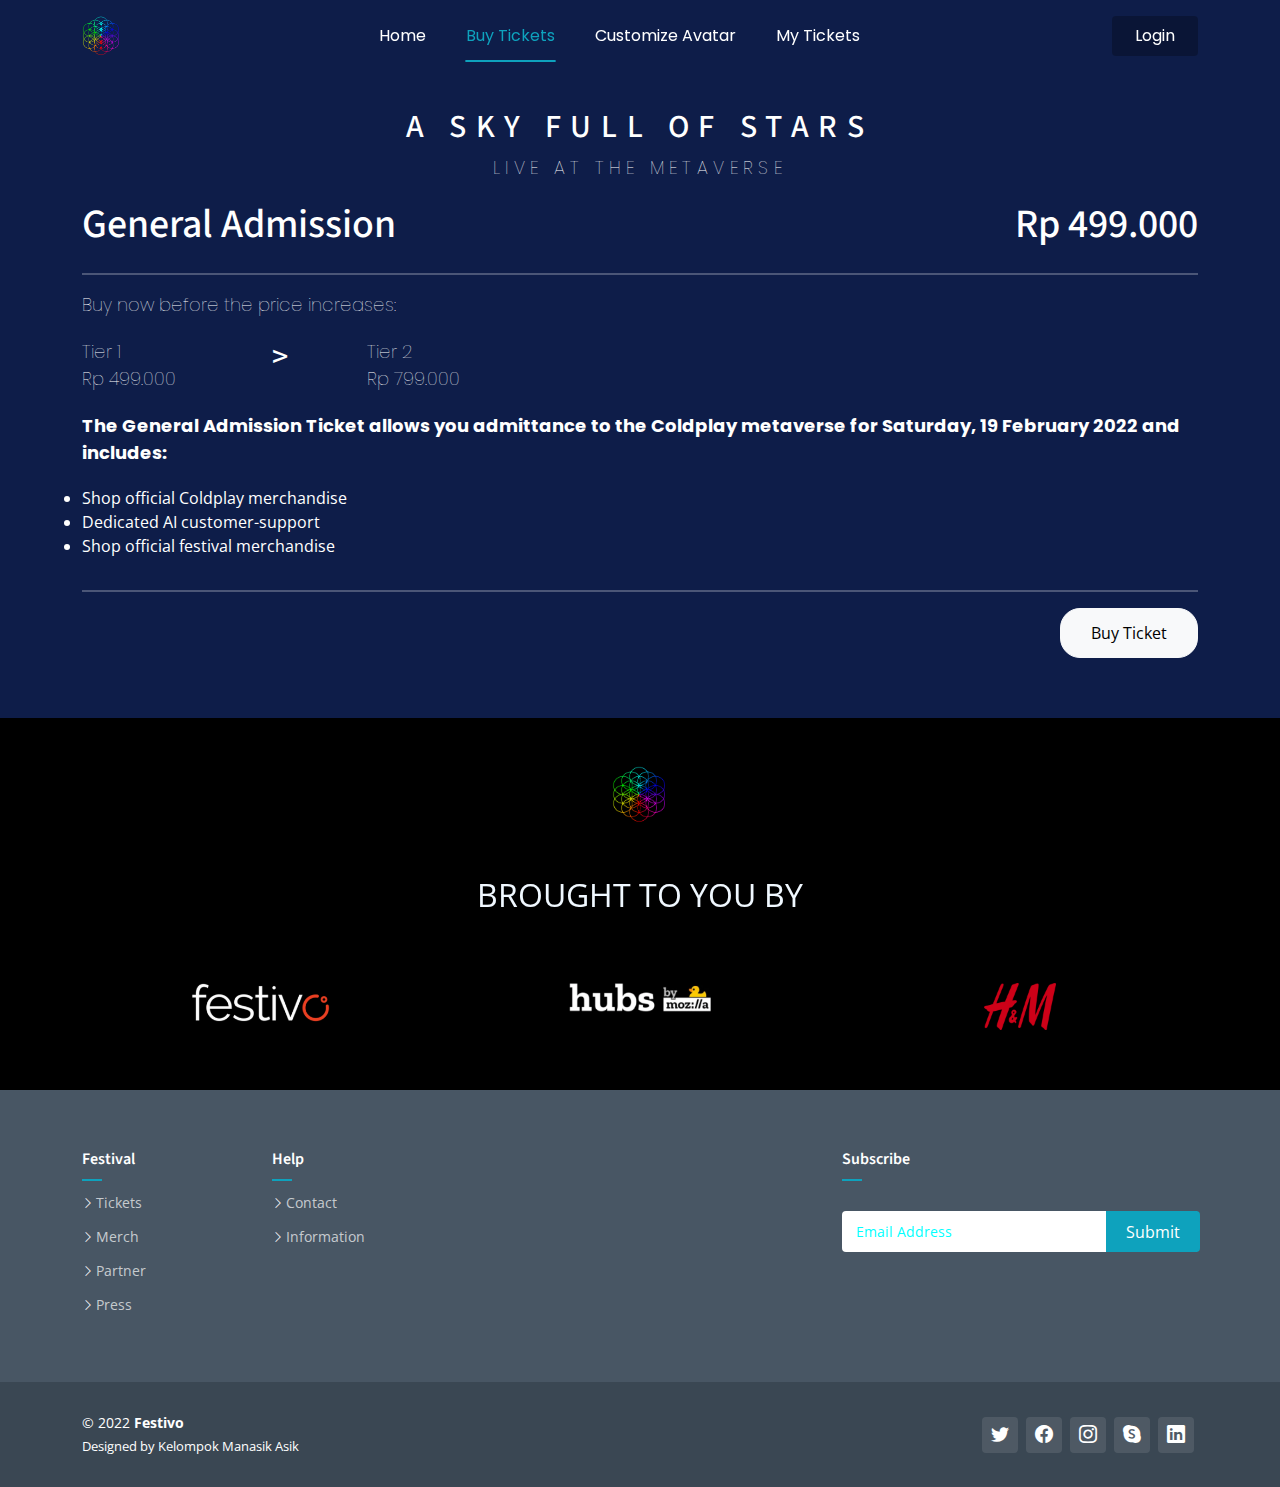
<file: buyticket.html>
<!DOCTYPE html>
<html lang="en">

<head>
    <meta charset="utf-8" />
    <meta content="width=device-width, initial-scale=1.0" name="viewport" />

    <title>Coldplay</title>
    <meta content="" name="description" />
    <meta content="" name="keywords" />
    <!-- test -->

    <!-- Favicons -->
    <link href="assets/personal/logo-colour.png" rel="icon" />
    <link href="assets/img/apple-touch-icon.png" rel="apple-touch-icon" />

    <!-- Google Fonts -->
    <link rel="preconnect" href="https://fonts.googleapis.com" />
    <link rel="preconnect" href="https://fonts.gstatic.com" crossorigin />
    <link href="https://fonts.googleapis.com/css2?family=Open+Sans:ital,wght@0,300;0,400;0,500;0,600;0,700;1,300;1,400;1,500;1,600;1,700&family=Poppins:ital,wght@0,300;0,400;0,500;0,600;0,700;1,300;1,400;1,500;1,600;1,700&family=Source+Sans+Pro:ital,wght@0,300;0,400;0,600;0,700;1,300;1,400;1,600;1,700&display=swap"
        rel="stylesheet" />

    <!-- Vendor CSS Files -->
    <link href="assets/vendor/bootstrap/css/bootstrap.min.css" rel="stylesheet" />
    <link href="assets/vendor/bootstrap-icons/bootstrap-icons.css" rel="stylesheet" />
    <link href="assets/vendor/aos/aos.css" rel="stylesheet" />
    <link href="assets/vendor/glightbox/css/glightbox.min.css" rel="stylesheet" />
    <link href="assets/vendor/swiper/swiper-bundle.min.css" rel="stylesheet" />

    <!-- Variables CSS Files. Uncomment your preferred color scheme -->
    <link href="assets/css/variables.css" rel="stylesheet" />
    <!-- <link href="assets/css/variables-blue.css" rel="stylesheet"> -->
    <!-- <link href="assets/css/variables-green.css" rel="stylesheet"> -->
    <!-- <link href="assets/css/variables-orange.css" rel="stylesheet"> -->
    <!-- <link href="assets/css/variables-purple.css" rel="stylesheet"> -->
    <!-- <link href="assets/css/variables-red.css" rel="stylesheet"> -->
    <!-- <link href="assets/css/variables-pink.css" rel="stylesheet"> -->

    <!-- Template Main CSS File -->
    <link href="assets/css/main.css" rel="stylesheet" />
</head>

<body>
    <!-- ======= Header ======= -->
    <header id="header" class="header fixed-top" data-scrollto-offset="0">
        <div class="container d-flex align-items-center justify-content-between">
            <a href="index.html" class="logo d-flex align-items-center scrollto me-auto me-lg-0">
                <img src="assets/personal/logo-colour.png" alt="" />
            </a>
            <nav id="navbar" class="navbar">
                <ul>
                    <li><a class="nav-link scrollto" href="index.html">Home</a></li>
                    <li><a class="nav-link scrollto active" href="buyticket.html">Buy Tickets</a></li>
                    <li><a class="nav-link scrollto" href="#">Customize Avatar</a></li>
                    <li><a class="nav-link scrollto" href="myTicket.html">My Tickets</a></li>
                </ul>
                <i class="bi bi-list mobile-nav-toggle d-none"></i>
            </nav>
            <!-- .navbar -->

            <a class="btn-getstarted scrollto" href="login.html">Login</a>
        </div>
    </header>
    <!-- End Header -->

    <main id="main">
        <!-- ======= About Section ======= -->
        <section id="about" class="about">
            <div class="text-center mt-5">
                <h4 style="color: white; letter-spacing: 0.3em; font-size: 200%">
                    A SKY FULL OF STARS
                </h4>
                <p style="color: white; letter-spacing: 0.3em">
                    LIVE AT THE METAVERSE
                </p>
            </div>
            <div class="container">
                <div class="row">
                    <div class="col-6">
                        <h1 style="color: white">General Admission</h1>
                    </div>
                    <div class="col-6" style="text-align: right">
                        <h1 style="color: white">Rp 499.000</h1>
                    </div>
                </div>
                <hr style="color: #ffffff; border: 1px solid rgba(255, 255, 255, 0.1)" />
                <p>Buy now before the price increases:</p>
                <div class="row">
                    <div class="col-2">

                        <p style="color: white;">
                            Tier 1
                            <br> Rp 499.000
                        </p>
                    </div>
                    <div class="col-1">
                        <h2 style="color: white;">></h2>
                    </div>
                    <div class="col-9">
                        <p style="color: white;">
                            Tier 2
                            <br> Rp 799.000
                        </p>
                    </div>
                </div>
                <div class="row">
                    <p style="color: white; font-weight: bold">
                        The General Admission Ticket allows you admittance to the Coldplay metaverse for Saturday, 19 February 2022 and includes:
                    </p>
                    <ul>
                        <li>
                            Shop official Coldplay merchandise
                        </li>
                        <li>
                            Dedicated AI customer-support

                        </li>
                        <li>
                            Shop official festival merchandise
                        </li>
                    </ul>
                </div>
                <hr style="color: #ffffff; border: 1px solid rgba(255, 255, 255, 0.1)" />
                <div class="row">
                    <div class="col-1">

                    </div>
                    <div class="col-11" style="text-align: right;">

                        <a href="transaction.html" class="btn btn-light" style="border-radius: 20px; padding: 12px 30px;">Buy Ticket</a>

                    </div>
                </div>
            </div>
        </section>
        <!-- End About Section -->
        <!-- ======= Clients Section ======= -->
        <section id="clients" class="clients">
            <br /><br />
            <div class="container" data-aos="zoom-out">
                <div class="row mb-5">
                    <div class="text-center">
                        <img src="assets/personal/logo-colour.png" class="img-responsive" alt="" style="width: 5%" />
                    </div>
                </div>
                <div class="row text-center mb-5">
                    <p style="font-size: 200%; color: aliceblue">BROUGHT TO YOU BY</p>
                </div>
                <div class="row text-center">
                    <div class="col-4">
                        <img src="assets/img/clients/client-1.png" class="img-fluid" alt="" style="width: 40%" />
                    </div>
                    <div class="col-4">
                        <img src="assets/img/clients/client-2.png" class="img-fluid" alt="" style="width: 40%" />
                    </div>
                    <div class="col-4">
                        <img src="assets/img/clients/client-3.png" class="img-fluid" alt="" style="width: 20%" />
                    </div>
                </div>
            </div>
        </section>
        <!-- End Clients Section -->
    </main>
    <!-- End #main -->

    <!-- ======= Footer ======= -->
    <footer id="footer" class="footer">
        <div class="footer-content">
            <div class="container">
                <div class="row">
                    <div class="col-lg-2 col-md-6 footer-links">
                        <h4>Festival</h4>
                        <ul>
                            <li>
                                <i class="bi bi-chevron-right"></i> <a href="#">Tickets</a>
                            </li>
                            <li>
                                <i class="bi bi-chevron-right"></i> <a href="#">Merch</a>
                            </li>
                            <li>
                                <i class="bi bi-chevron-right"></i> <a href="#">Partner</a>
                            </li>
                            <li>
                                <i class="bi bi-chevron-right"></i> <a href="#">Press</a>
                            </li>
                        </ul>
                    </div>

                    <div class="col-lg-2 col-md-6 footer-links">
                        <h4>Help</h4>
                        <ul>
                            <li>
                                <i class="bi bi-chevron-right"></i> <a href="#">Contact</a>
                            </li>
                            <li>
                                <i class="bi bi-chevron-right"></i>
                                <a href="#">Information</a>
                            </li>
                        </ul>
                    </div>
                    <div class="col-lg-4 col-md-6 footer-links"></div>


                    <div class="col-lg-4 col-md-6 footer-newsletter">
                        <h4>Subscribe</h4>
                        <form action="" method="post">
                            <input type="email" name="email" placeholder="Email Address"><input type="submit" value="Submit">
                        </form>

                    </div>
                </div>
            </div>
        </div>

        <div class="footer-legal text-center">
            <div class="container d-flex flex-column flex-lg-row justify-content-center justify-content-lg-between align-items-center">
                <div class="d-flex flex-column align-items-center align-items-lg-start">
                    <div class="copyright">
                        &copy; 2022 <strong><span>Festivo</span></strong>
                    </div>
                    <div class="credits">Designed by Kelompok Manasik Asik</div>
                </div>

                <div class="social-links order-first order-lg-last mb-3 mb-lg-0">
                    <a href="#" class="twitter"><i class="bi bi-twitter"></i></a>
                    <a href="#" class="facebook"><i class="bi bi-facebook"></i></a>
                    <a href="#" class="instagram"><i class="bi bi-instagram"></i></a>
                    <a href="#" class="google-plus"><i class="bi bi-skype"></i></a>
                    <a href="#" class="linkedin"><i class="bi bi-linkedin"></i></a>
                </div>
            </div>
        </div>
    </footer>
    <!-- End Footer -->

    <a href="#" class="scroll-top d-flex align-items-center justify-content-center"><i class="bi bi-arrow-up-short"></i
    ></a>

    <div id="preloader"></div>

    <!-- Vendor JS Files -->
    <script src="assets/vendor/bootstrap/js/bootstrap.bundle.min.js"></script>
    <script src="assets/vendor/aos/aos.js"></script>
    <script src="assets/vendor/glightbox/js/glightbox.min.js"></script>
    <script src="assets/vendor/isotope-layout/isotope.pkgd.min.js"></script>
    <script src="assets/vendor/swiper/swiper-bundle.min.js"></script>
    <script src="assets/vendor/php-email-form/validate.js"></script>

    <!-- Template Main JS File -->
    <script src="assets/js/main.js"></script>
</body>

</html>
</file>
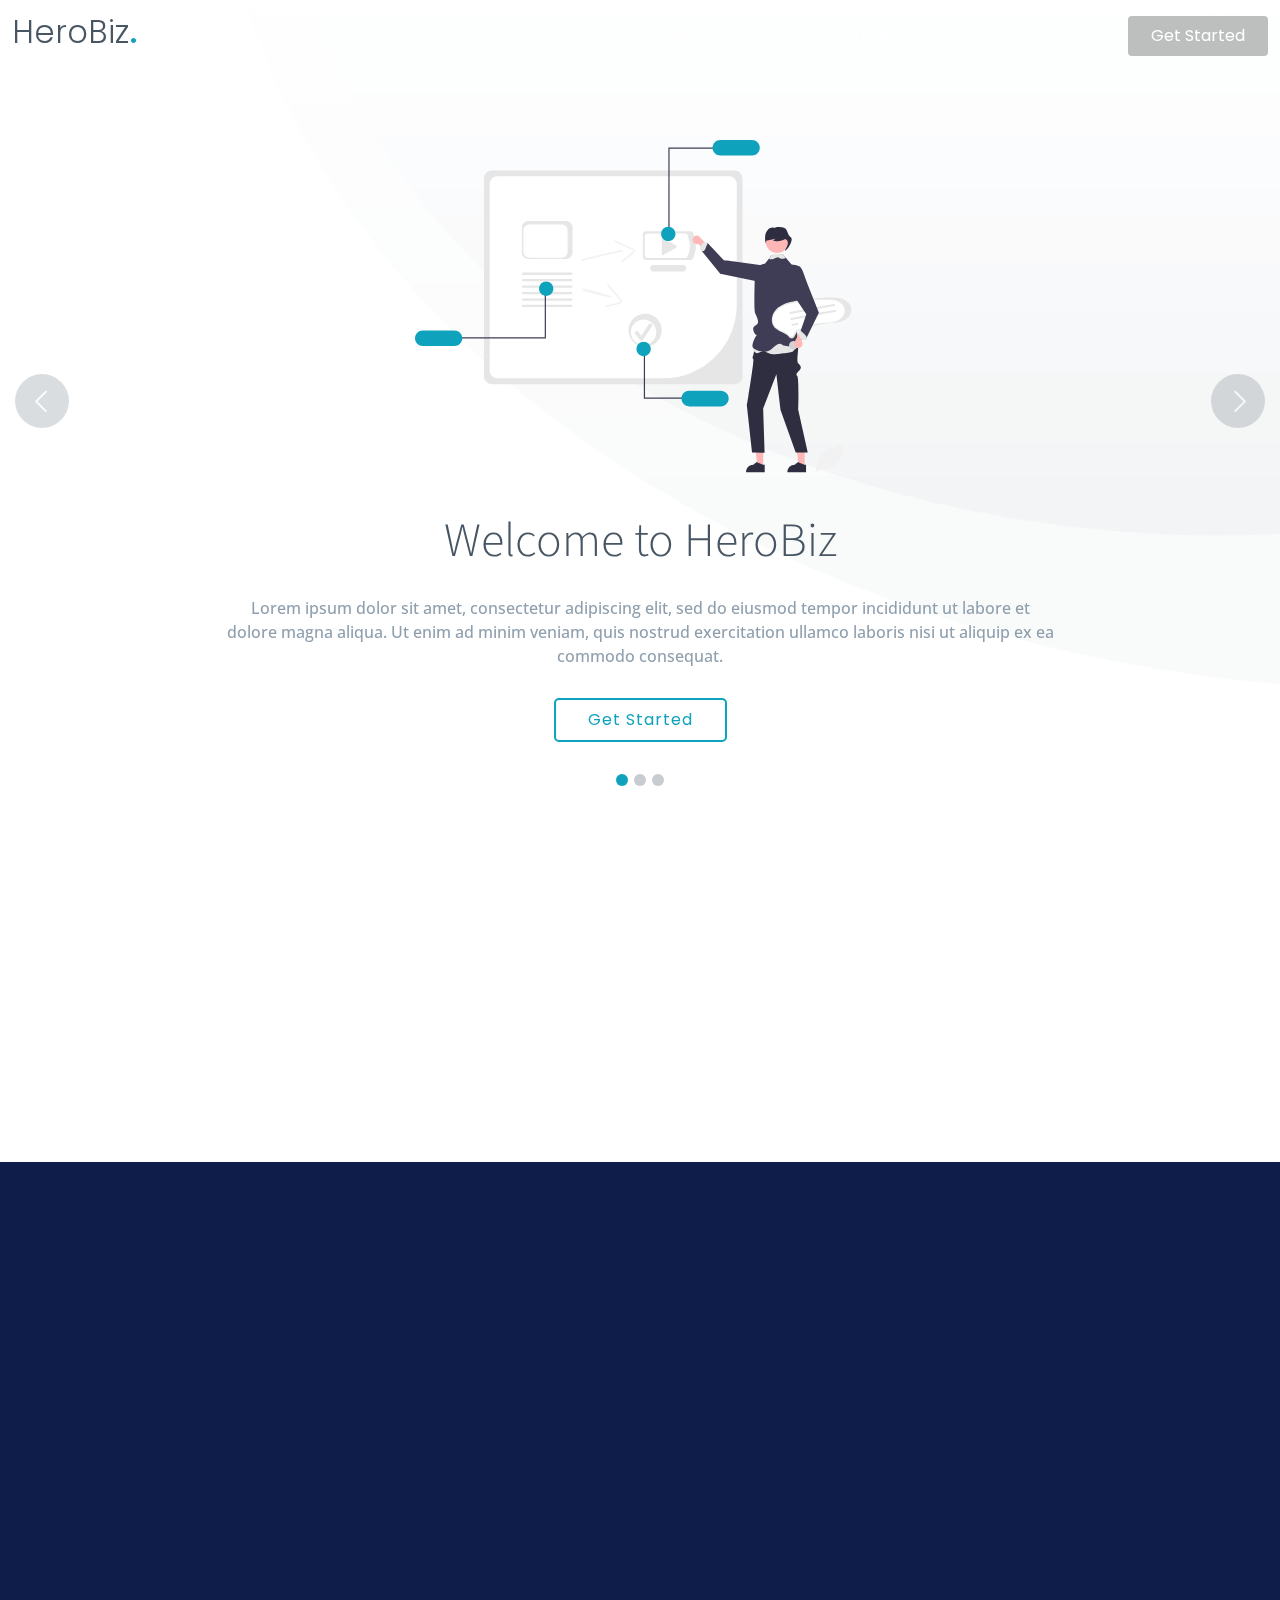
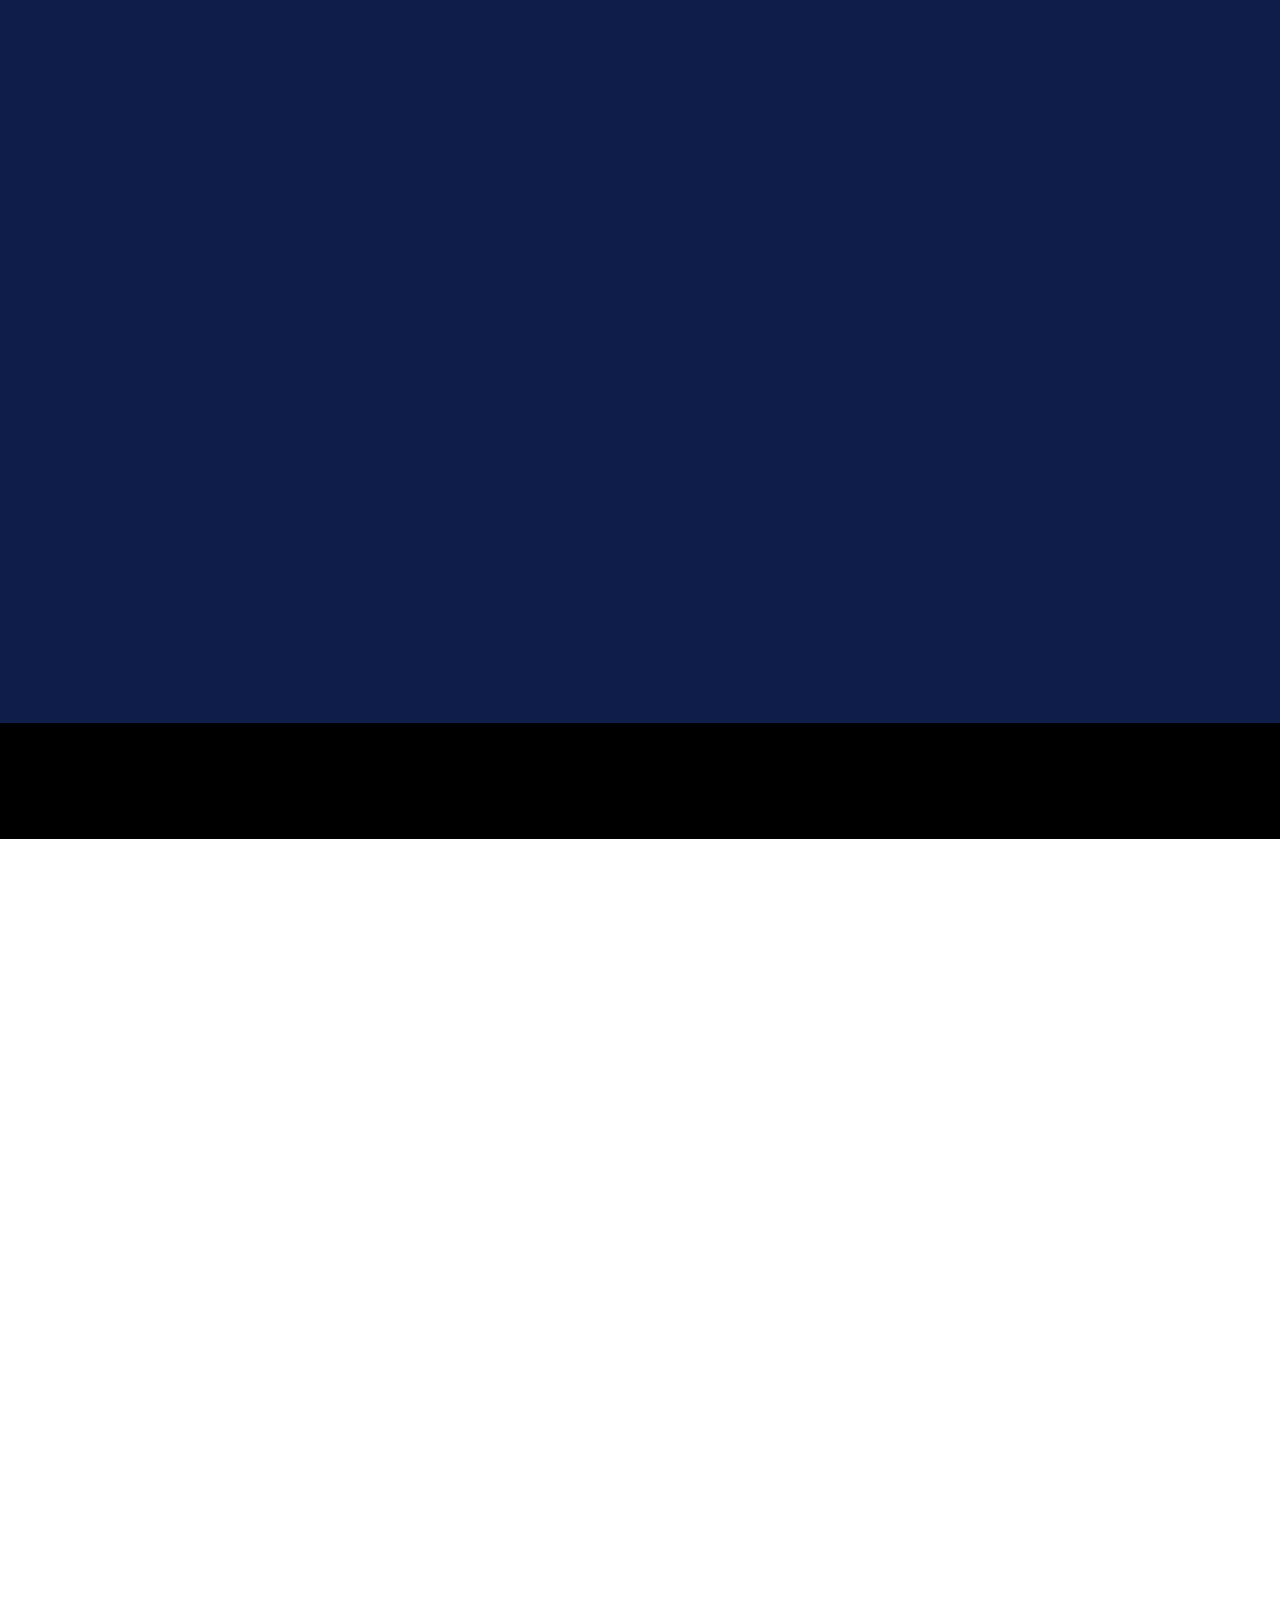
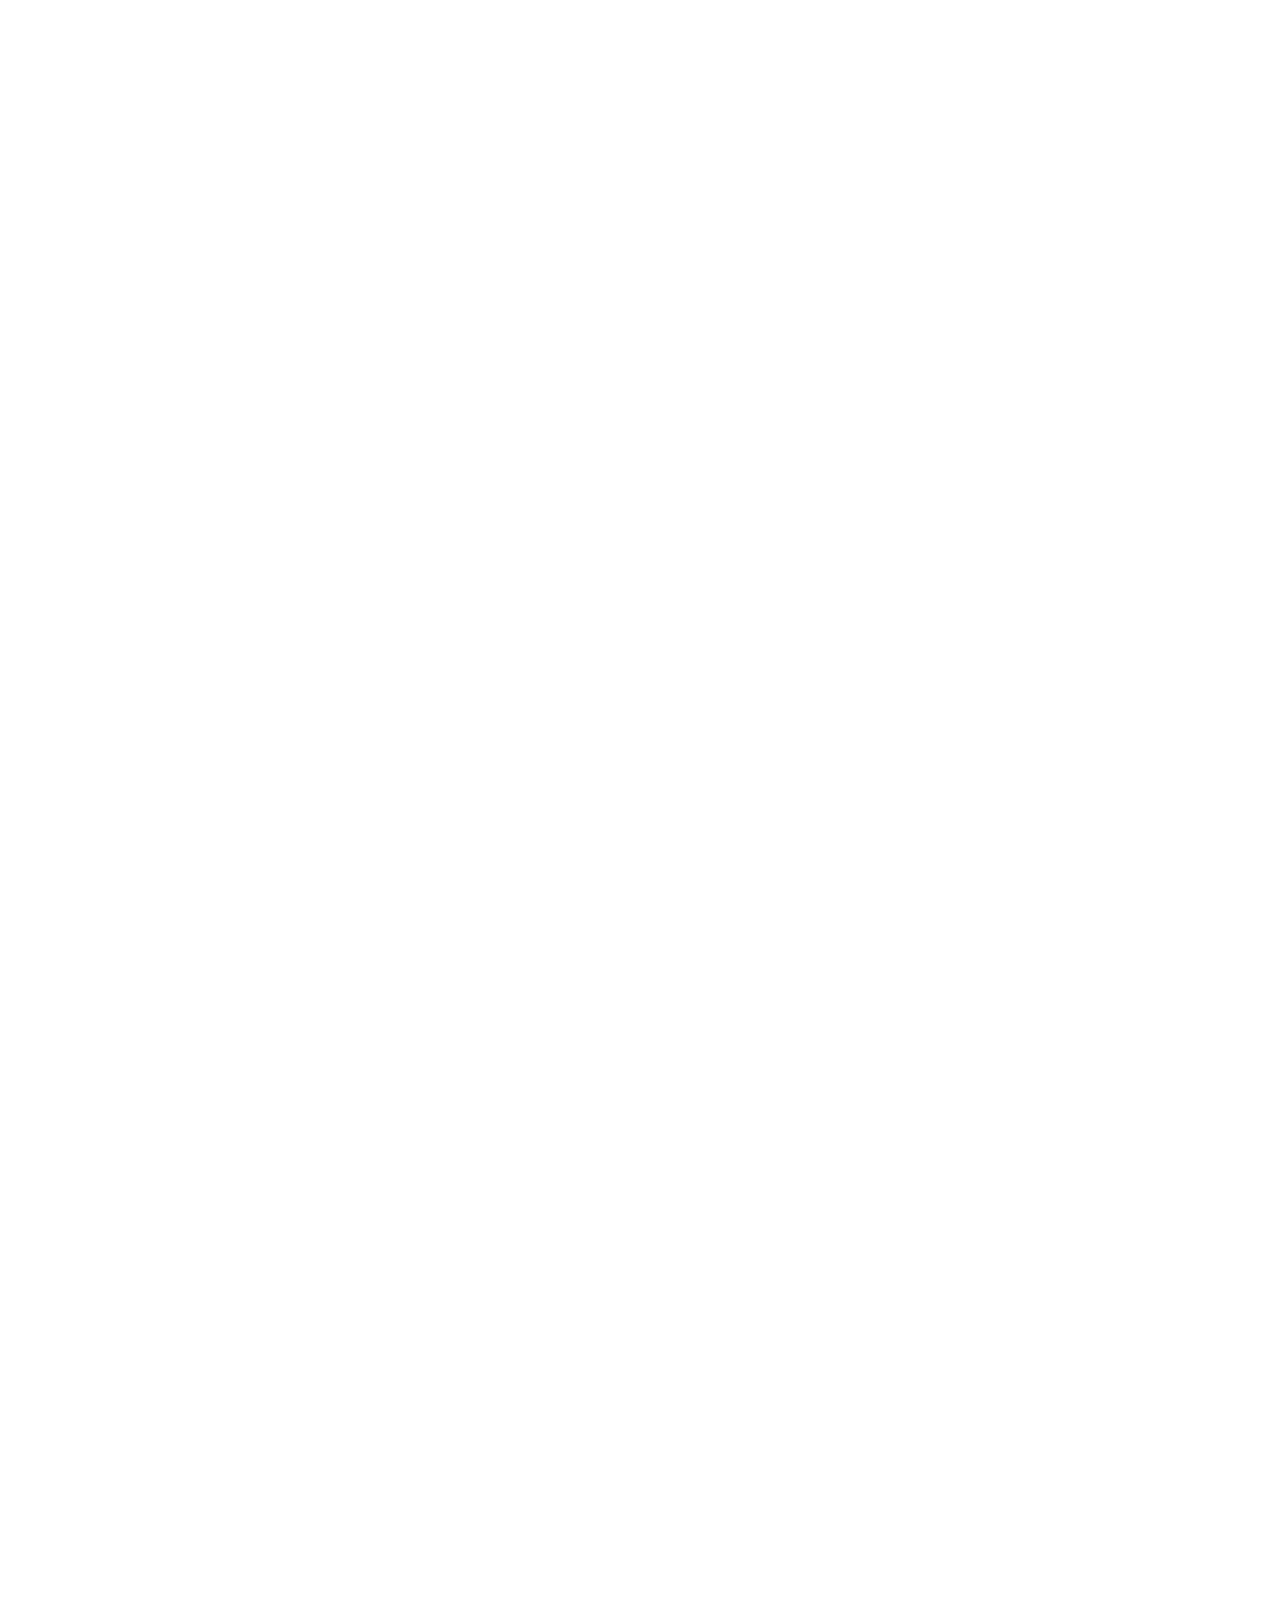
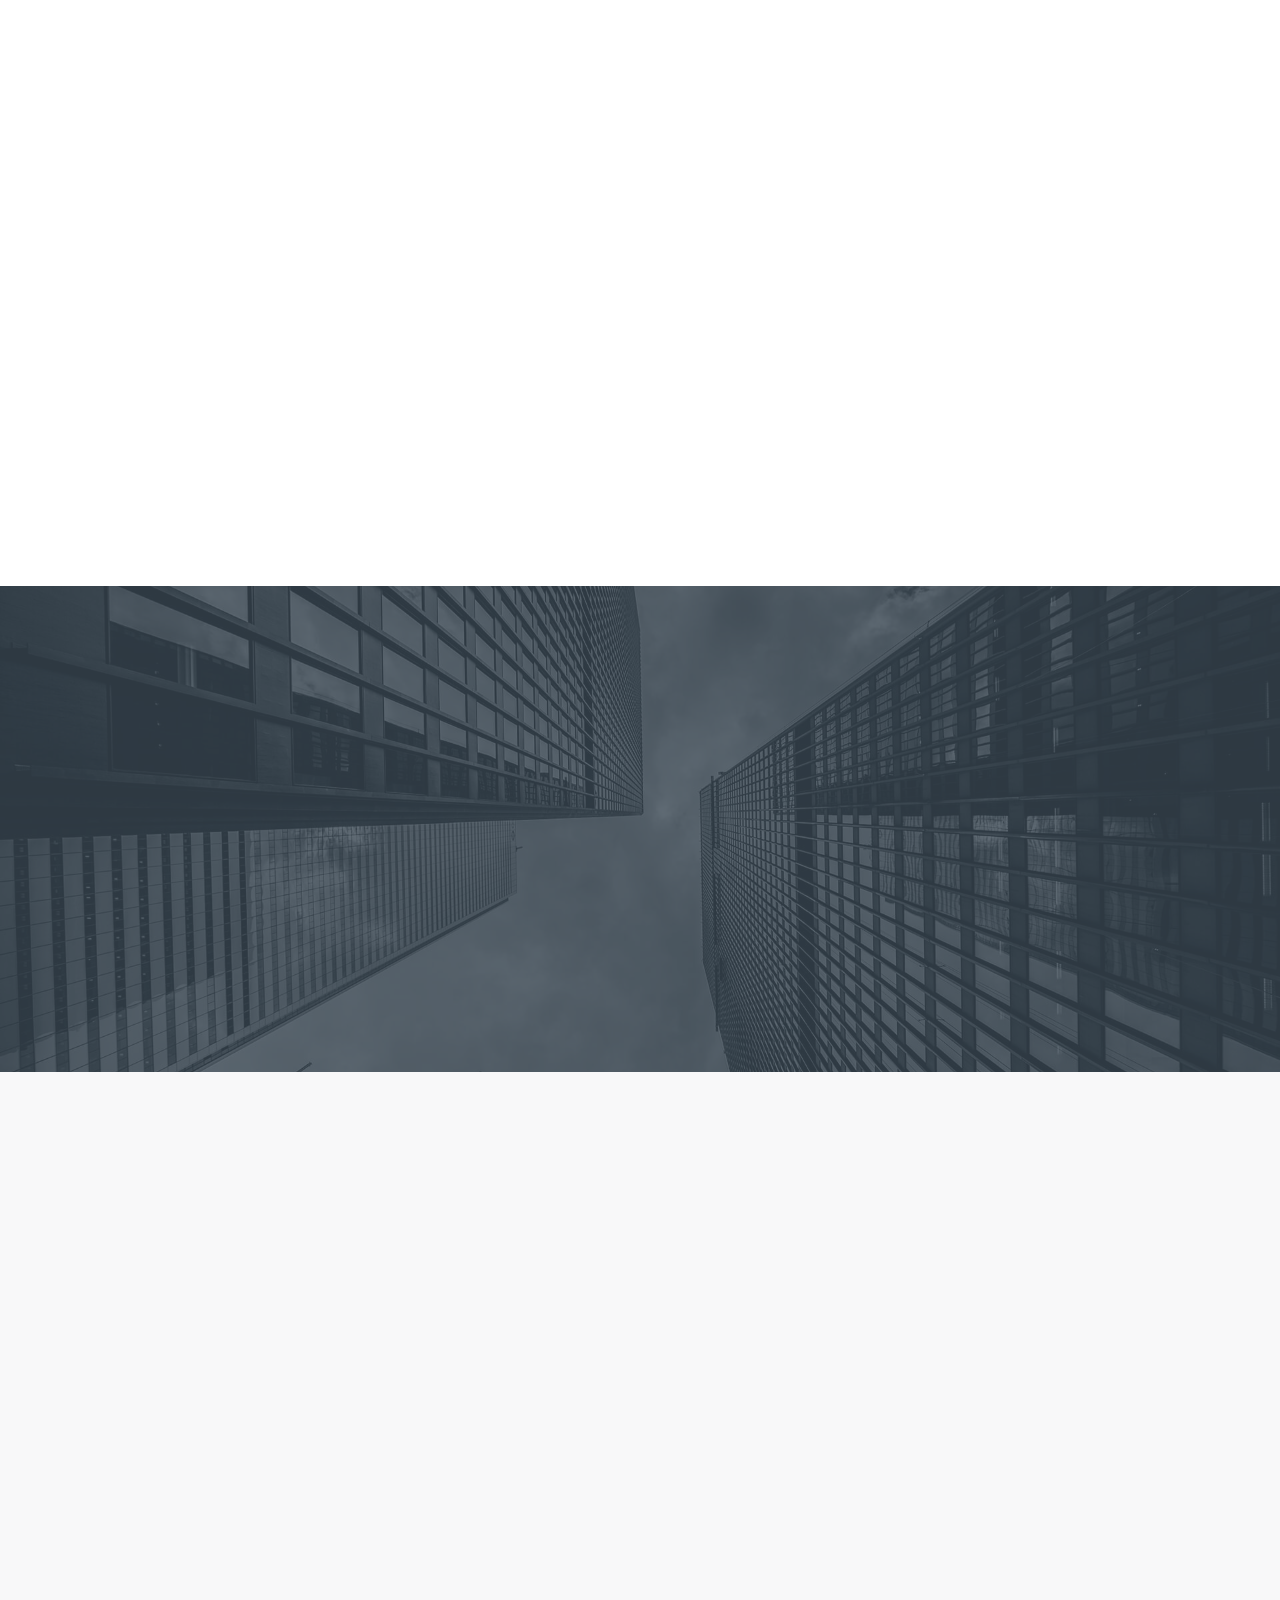
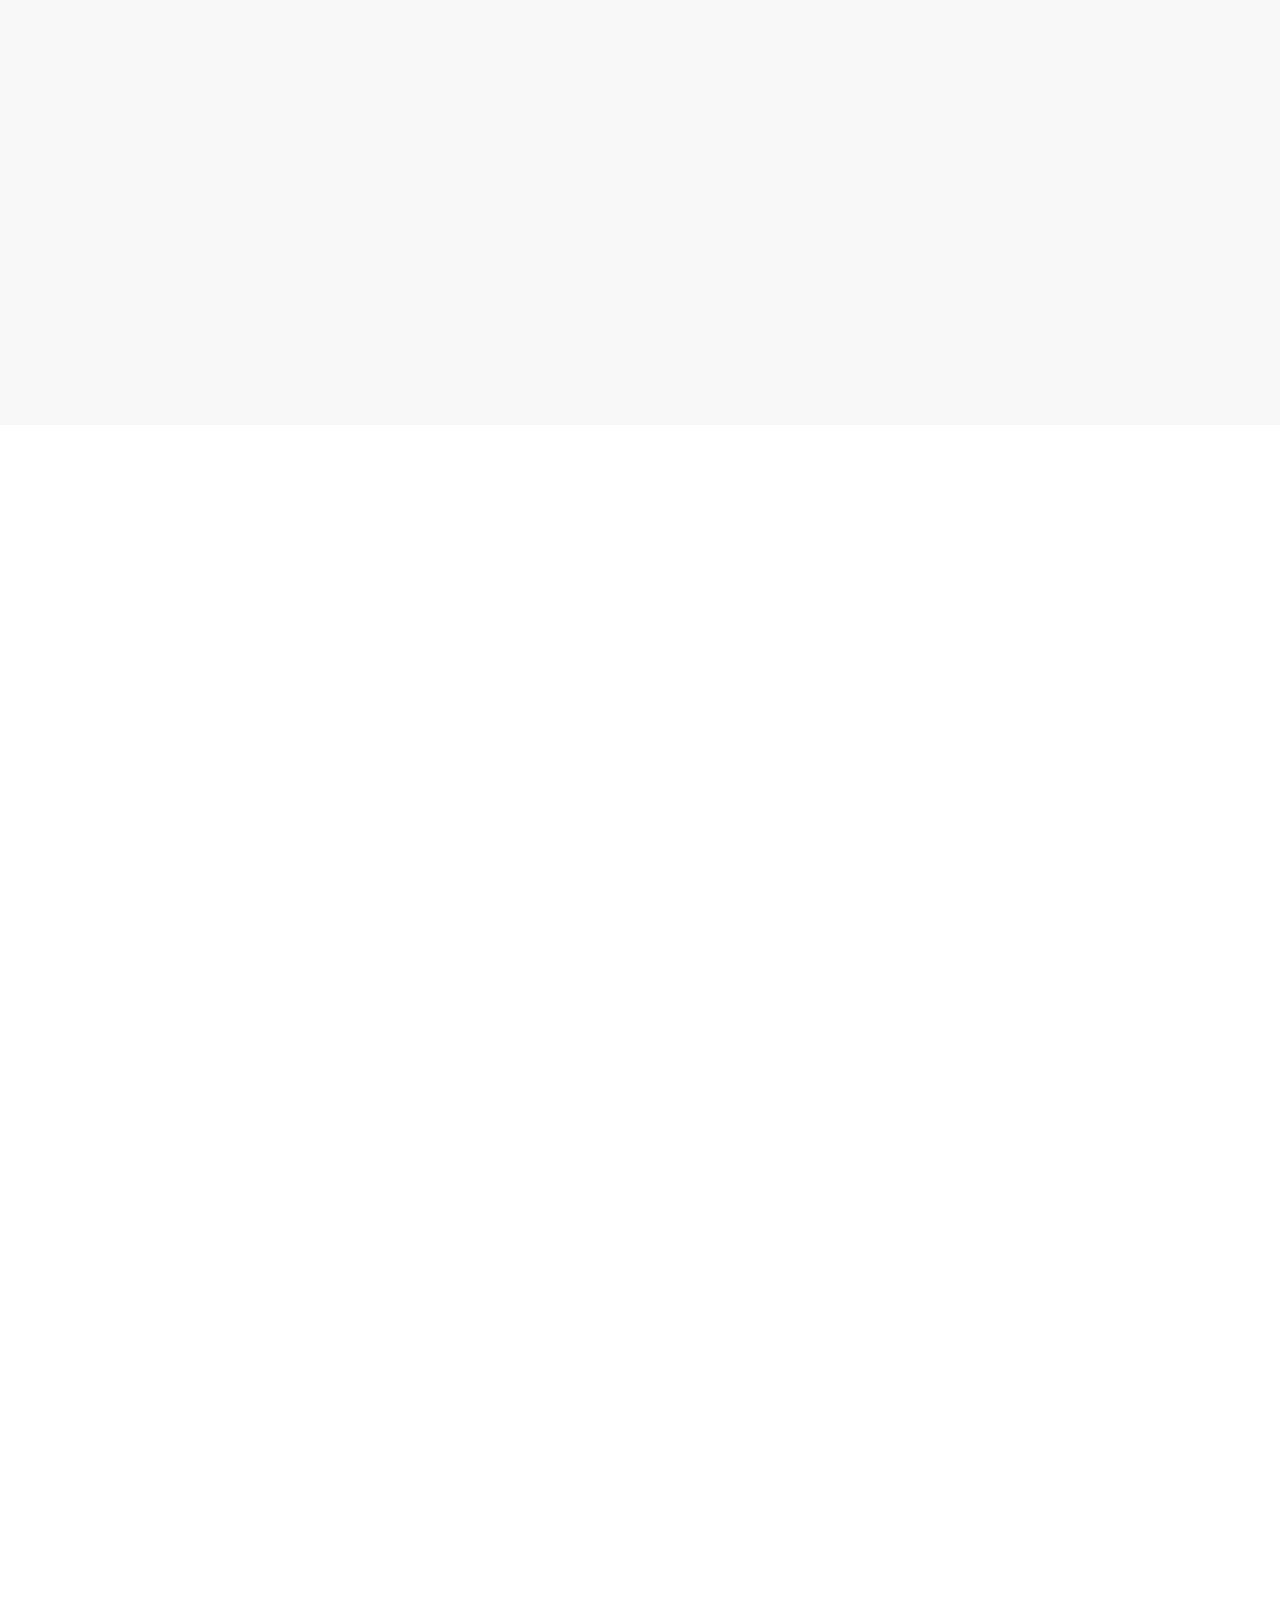
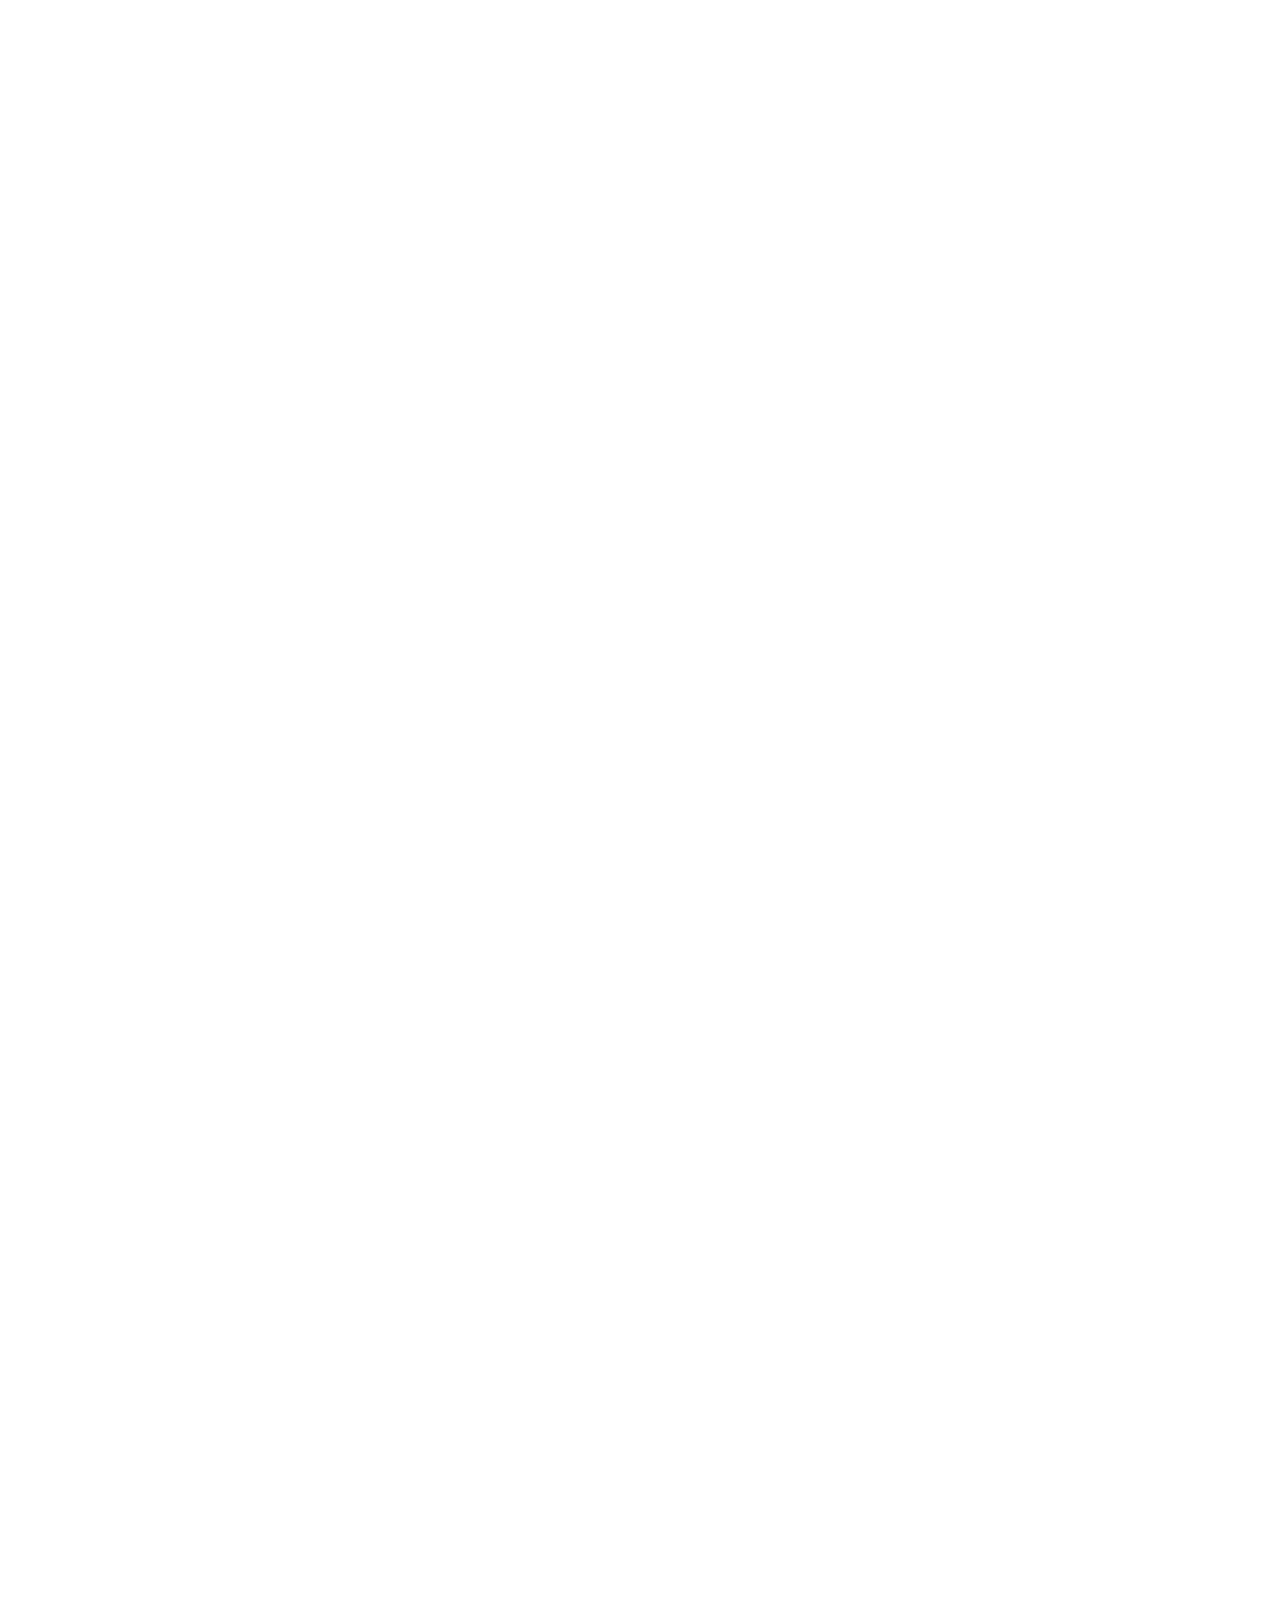
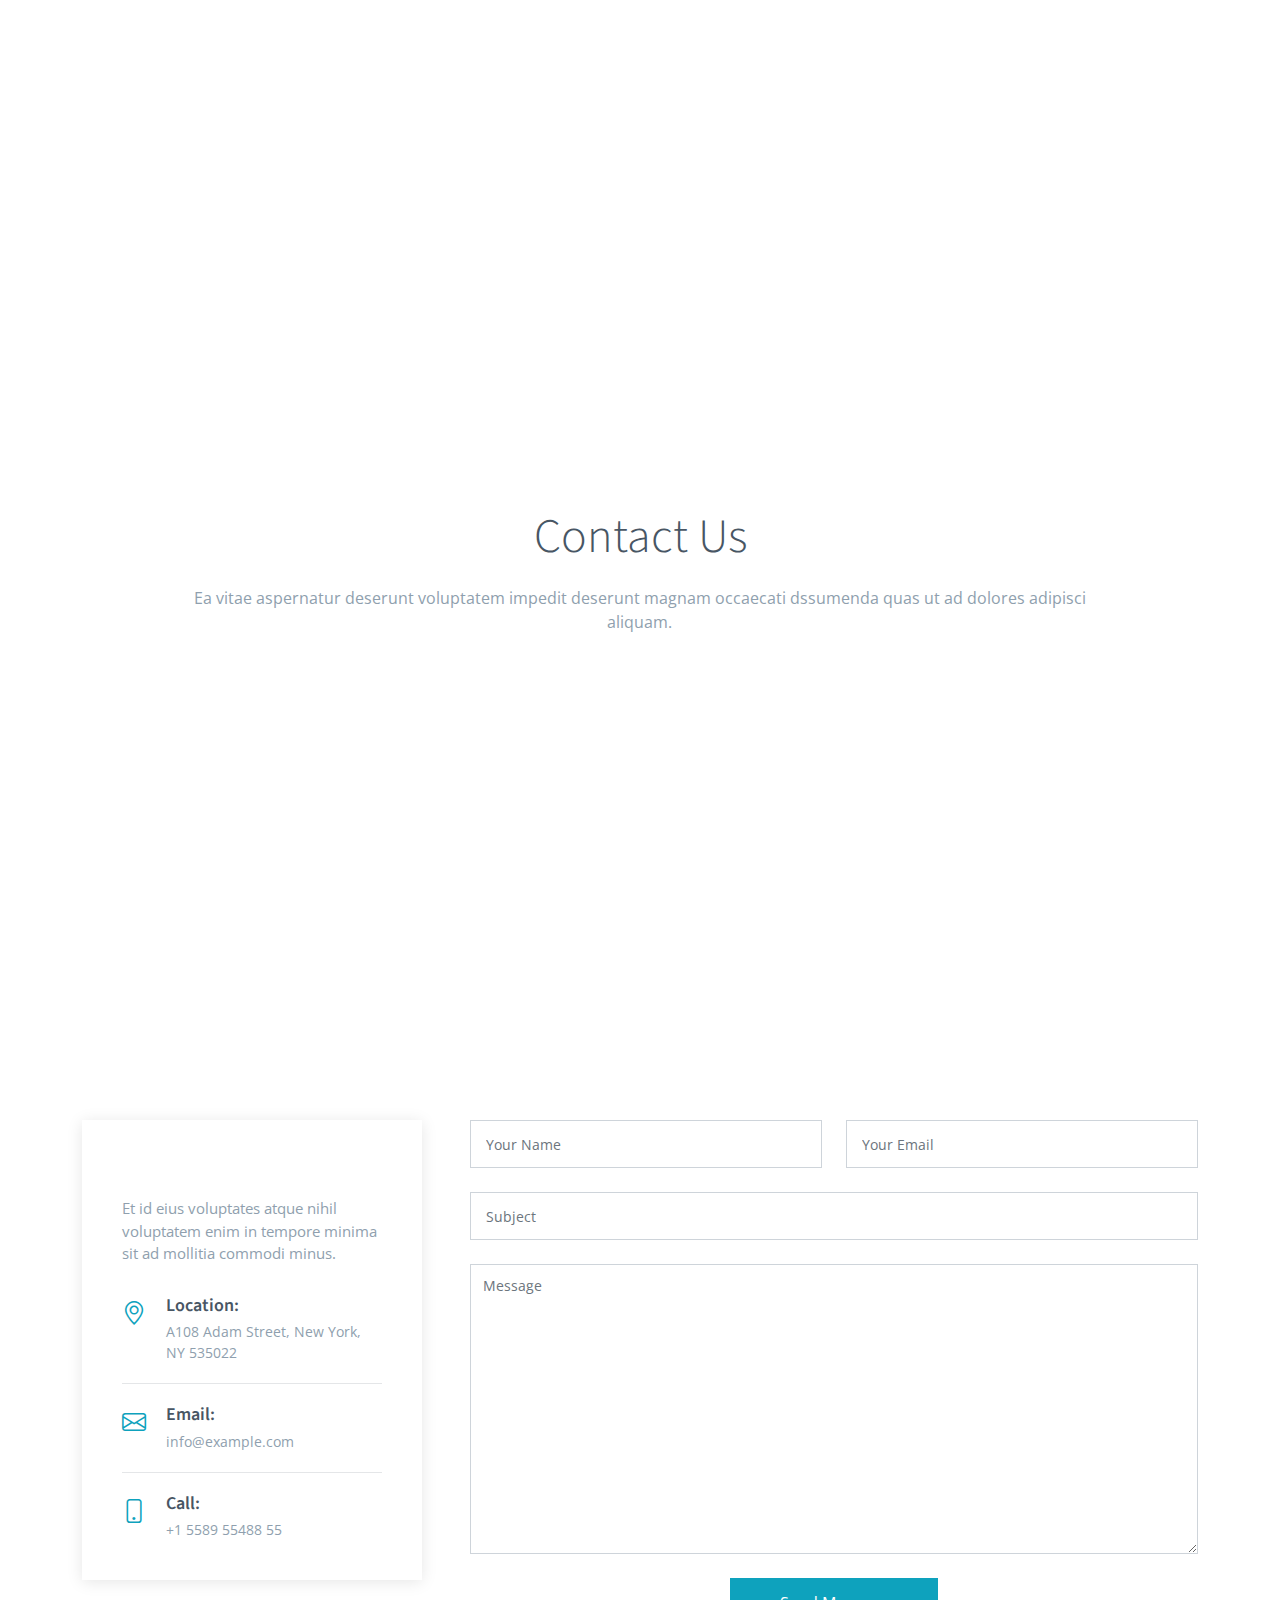
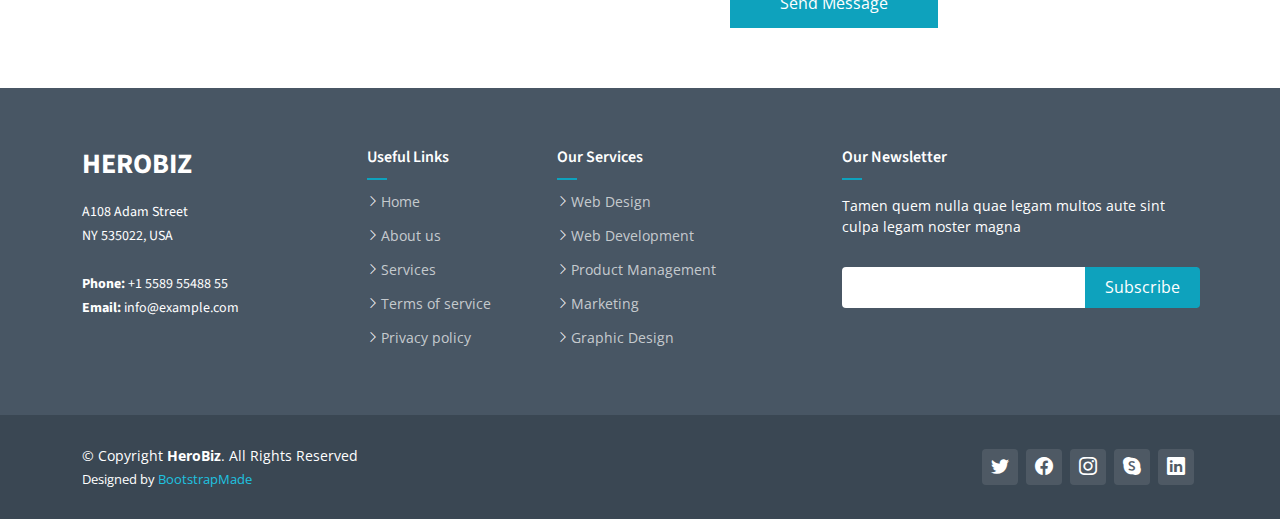
<file: index-2.html>
<!DOCTYPE html>
<html lang="en">

<head>
  <meta charset="utf-8">
  <meta content="width=device-width, initial-scale=1.0" name="viewport">

  <title>HeroBiz Bootstrap Template - Home 2</title>
  <meta content="" name="description">
  <meta content="" name="keywords">

  <!-- Favicons -->
  <link href="assets/img/favicon.png" rel="icon">
  <link href="assets/img/apple-touch-icon.png" rel="apple-touch-icon">

  <!-- Google Fonts -->
  <link rel="preconnect" href="https://fonts.googleapis.com">
  <link rel="preconnect" href="https://fonts.gstatic.com" crossorigin>
  <link href="https://fonts.googleapis.com/css2?family=Open+Sans:ital,wght@0,300;0,400;0,500;0,600;0,700;1,300;1,400;1,500;1,600;1,700&family=Poppins:ital,wght@0,300;0,400;0,500;0,600;0,700;1,300;1,400;1,500;1,600;1,700&family=Source+Sans+Pro:ital,wght@0,300;0,400;0,600;0,700;1,300;1,400;1,600;1,700&display=swap" rel="stylesheet">

  <!-- Vendor CSS Files -->
  <link href="assets/vendor/bootstrap/css/bootstrap.min.css" rel="stylesheet">
  <link href="assets/vendor/bootstrap-icons/bootstrap-icons.css" rel="stylesheet">
  <link href="assets/vendor/aos/aos.css" rel="stylesheet">
  <link href="assets/vendor/glightbox/css/glightbox.min.css" rel="stylesheet">
  <link href="assets/vendor/swiper/swiper-bundle.min.css" rel="stylesheet">

  <!-- Variables CSS Files. Uncomment your preferred color scheme -->
  <link href="assets/css/variables.css" rel="stylesheet">
  <!-- <link href="assets/css/variables-blue.css" rel="stylesheet"> -->
  <!-- <link href="assets/css/variables-green.css" rel="stylesheet"> -->
  <!-- <link href="assets/css/variables-orange.css" rel="stylesheet"> -->
  <!-- <link href="assets/css/variables-purple.css" rel="stylesheet"> -->
  <!-- <link href="assets/css/variables-red.css" rel="stylesheet"> -->
  <!-- <link href="assets/css/variables-pink.css" rel="stylesheet"> -->

  <!-- Template Main CSS File -->
  <link href="assets/css/main.css" rel="stylesheet">

  <!-- =======================================================
  * Template Name: HeroBiz - v2.0.0
  * Template URL: https://bootstrapmade.com/herobiz-bootstrap-business-template/
  * Author: BootstrapMade.com
  * License: https://bootstrapmade.com/license/
  ======================================================== -->
</head>

<body>

  <!-- ======= Header ======= -->
  <header id="header" class="header fixed-top" data-scrollto-offset="0">
    <div class="container-fluid d-flex align-items-center justify-content-between">

      <a href="index.html" class="logo d-flex align-items-center scrollto me-auto me-lg-0">
        <!-- Uncomment the line below if you also wish to use an image logo -->
        <!-- <img src="assets/img/logo.png" alt=""> -->
        <h1>HeroBiz<span>.</span></h1>
      </a>

      <nav id="navbar" class="navbar">
        <ul>

          <li class="dropdown"><a href="#"><span>Home</span> <i class="bi bi-chevron-down dropdown-indicator"></i></a>
            <ul>
              <li><a href="index.html">Home 1 - index.html</a></li>
              <li><a href="index-2.html" class="active">Home 2 - index-2.html</a></li>
              <li><a href="index-3.html">Home 3 - index-3.html</a></li>
              <li><a href="index-4.html">Home 4 - index-4.html</a></li>
            </ul>
          </li>

          <li><a class="nav-link scrollto" href="index.html#about">About</a></li>
          <li><a class="nav-link scrollto" href="index.html#services">Services</a></li>
          <li><a class="nav-link scrollto" href="index.html#portfolio">Portfolio</a></li>
          <li><a class="nav-link scrollto" href="index.html#team">Team</a></li>
          <li><a href="blog.html">Blog</a></li>
          <li class="dropdown"><a href="#"><span>Drop Down</span> <i class="bi bi-chevron-down dropdown-indicator"></i></a>
            <ul>
              <li><a href="#">Drop Down 1</a></li>
              <li class="dropdown"><a href="#"><span>Deep Drop Down</span> <i class="bi bi-chevron-down dropdown-indicator"></i></a>
                <ul>
                  <li><a href="#">Deep Drop Down 1</a></li>
                  <li><a href="#">Deep Drop Down 2</a></li>
                  <li><a href="#">Deep Drop Down 3</a></li>
                  <li><a href="#">Deep Drop Down 4</a></li>
                  <li><a href="#">Deep Drop Down 5</a></li>
                </ul>
              </li>
              <li><a href="#">Drop Down 2</a></li>
              <li><a href="#">Drop Down 3</a></li>
              <li><a href="#">Drop Down 4</a></li>
            </ul>
          </li>
          <li><a class="nav-link scrollto" href="index.html#contact">Contact</a></li>
        </ul>
        <i class="bi bi-list mobile-nav-toggle d-none"></i>
      </nav><!-- .navbar -->

      <a class="btn-getstarted scrollto" href="index.html#about">Get Started</a>

    </div>
  </header><!-- End Header -->

  <!-- ======= Hero Section ======= -->
  <section id="hero" class="hero carousel  carousel-fade" data-bs-ride="carousel" data-bs-interval="5000">

    <div class="carousel-item active">
      <div class="container">
        <div class="row justify-content-center gy-6">

          <div class="col-lg-5 col-md-8">
            <img src="assets/img/hero-carousel/hero-carousel-1.svg" alt="" class="img-fluid img">
          </div>

          <div class="col-lg-9 text-center">
            <h2>Welcome to HeroBiz</h2>
            <p>Lorem ipsum dolor sit amet, consectetur adipiscing elit, sed do eiusmod tempor incididunt ut labore et dolore magna aliqua. Ut enim ad minim veniam, quis nostrud exercitation ullamco laboris nisi ut aliquip ex ea commodo consequat.</p>
            <a href="#featured-services" class="btn-get-started scrollto ">Get Started</a>
          </div>

        </div>
      </div>
    </div><!-- End Carousel Item -->

    <div class="carousel-item">
      <div class="container">
        <div class="row justify-content-center gy-6">

          <div class="col-lg-5 col-md-8">
            <img src="assets/img/hero-carousel/hero-carousel-2.svg" alt="" class="img-fluid img">
          </div>

          <div class="col-lg-9 text-center">
            <h2>At vero eos et accusamus</h2>
            <p>Nam libero tempore, cum soluta nobis est eligendi optio cumque nihil impedit quo minus id quod maxime placeat facere possimus, omnis voluptas assumenda est, omnis dolor repellendus. Temporibus autem quibusdam et aut officiis debitis aut.</p>
            <a href="#featured-services" class="btn-get-started scrollto ">Get Started</a>
          </div>

        </div>
      </div>
    </div><!-- End Carousel Item -->

    <div class="carousel-item">
      <div class="container">
        <div class="row justify-content-center gy-6">

          <div class="col-lg-5 col-md-8">
            <img src="assets/img/hero-carousel/hero-carousel-3.svg" alt="" class="img-fluid img">
          </div>

          <div class="col-lg-9 text-center">
            <h2>Temporibus autem quibusdam</h2>
            <p>Beatae vitae dicta sunt explicabo. Nemo enim ipsam voluptatem quia voluptas sit aspernatur aut odit aut fugit, sed quia consequuntur magni dolores eos qui ratione voluptatem sequi nesciunt omnis iste natus error sit voluptatem accusantium.</p>
            <a href="#featured-services" class="btn-get-started scrollto ">Get Started</a>
          </div>

        </div>
      </div>
    </div><!-- End Carousel Item -->

    <a class="carousel-control-prev" href="#hero" role="button" data-bs-slide="prev">
      <span class="carousel-control-prev-icon bi bi-chevron-left" aria-hidden="true"></span>
    </a>

    <a class="carousel-control-next" href="#hero" role="button" data-bs-slide="next">
      <span class="carousel-control-next-icon bi bi-chevron-right" aria-hidden="true"></span>
    </a>

    <ol class="carousel-indicators"></ol>

  </section><!-- End Hero Section -->

  <main id="main">

    <!-- ======= Featured Services Section ======= -->
    <section id="featured-services" class="featured-services">
      <div class="container">

        <div class="row gy-4">

          <div class="col-xl-3 col-md-6 d-flex" data-aos="zoom-out">
            <div class="service-item position-relative">
              <div class="icon"><i class="bi bi-activity icon"></i></div>
              <h4><a href="" class="stretched-link">Lorem Ipsum</a></h4>
              <p>Voluptatum deleniti atque corrupti quos dolores et quas molestias excepturi</p>
            </div>
          </div><!-- End Service Item -->

          <div class="col-xl-3 col-md-6 d-flex" data-aos="zoom-out" data-aos-delay="200">
            <div class="service-item position-relative">
              <div class="icon"><i class="bi bi-bounding-box-circles icon"></i></div>
              <h4><a href="" class="stretched-link">Sed ut perspici</a></h4>
              <p>Duis aute irure dolor in reprehenderit in voluptate velit esse cillum dolore</p>
            </div>
          </div><!-- End Service Item -->

          <div class="col-xl-3 col-md-6 d-flex" data-aos="zoom-out" data-aos-delay="400">
            <div class="service-item position-relative">
              <div class="icon"><i class="bi bi-calendar4-week icon"></i></div>
              <h4><a href="" class="stretched-link">Magni Dolores</a></h4>
              <p>Excepteur sint occaecat cupidatat non proident, sunt in culpa qui officia</p>
            </div>
          </div><!-- End Service Item -->

          <div class="col-xl-3 col-md-6 d-flex" data-aos="zoom-out" data-aos-delay="600">
            <div class="service-item position-relative">
              <div class="icon"><i class="bi bi-broadcast icon"></i></div>
              <h4><a href="" class="stretched-link">Nemo Enim</a></h4>
              <p>At vero eos et accusamus et iusto odio dignissimos ducimus qui blanditiis</p>
            </div>
          </div><!-- End Service Item -->

        </div>

      </div>
    </section><!-- End Featured Services Section -->

    <!-- ======= About Section ======= -->
    <section id="about" class="about">
      <div class="container" data-aos="fade-up">

        <div class="section-header">
          <h2>About Us</h2>
          <p>Architecto nobis eos vel nam quidem vitae temporibus voluptates qui hic deserunt iusto omnis nam voluptas asperiores sequi tenetur dolores incidunt enim voluptatem magnam cumque fuga.</p>
        </div>

        <div class="row g-4 g-lg-5" data-aos="fade-up" data-aos-delay="200">

          <div class="col-lg-5">
            <div class="about-img">
              <img src="assets/img/about.jpg" class="img-fluid" alt="">
            </div>
          </div>

          <div class="col-lg-7">
            <h3 class="pt-0 pt-lg-5">Neque officiis dolore maiores et exercitationem quae est seda lidera pat claero</h3>

            <!-- Tabs -->
            <ul class="nav nav-pills mb-3">
              <li><a class="nav-link active" data-bs-toggle="pill" href="#tab1">Saepe fuga</a></li>
              <li><a class="nav-link" data-bs-toggle="pill" href="#tab2">Voluptates</a></li>
              <li><a class="nav-link" data-bs-toggle="pill" href="#tab3">Corrupti</a></li>
            </ul><!-- End Tabs -->

            <!-- Tab Content -->
            <div class="tab-content">

              <div class="tab-pane fade show active" id="tab1">

                <p class="fst-italic">Consequuntur inventore voluptates consequatur aut vel et. Eos doloribus expedita. Sapiente atque consequatur minima nihil quae aspernatur quo suscipit voluptatem.</p>

                <div class="d-flex align-items-center mt-4">
                  <i class="bi bi-check2"></i>
                  <h4>Repudiandae rerum velit modi et officia quasi facilis</h4>
                </div>
                <p>Laborum omnis voluptates voluptas qui sit aliquam blanditiis. Sapiente minima commodi dolorum non eveniet magni quaerat nemo et.</p>

                <div class="d-flex align-items-center mt-4">
                  <i class="bi bi-check2"></i>
                  <h4>Incidunt non veritatis illum ea ut nisi</h4>
                </div>
                <p>Non quod totam minus repellendus autem sint velit. Rerum debitis facere soluta tenetur. Iure molestiae assumenda sunt qui inventore eligendi voluptates nisi at. Dolorem quo tempora. Quia et perferendis.</p>

                <div class="d-flex align-items-center mt-4">
                  <i class="bi bi-check2"></i>
                  <h4>Omnis ab quia nemo dignissimos rem eum quos..</h4>
                </div>
                <p>Eius alias aut cupiditate. Dolor voluptates animi ut blanditiis quos nam. Magnam officia aut ut alias quo explicabo ullam esse. Sunt magnam et dolorem eaque magnam odit enim quaerat. Vero error error voluptatem eum.</p>

              </div><!-- End Tab 1 Content -->

              <div class="tab-pane fade show" id="tab2">

                <p class="fst-italic">Consequuntur inventore voluptates consequatur aut vel et. Eos doloribus expedita. Sapiente atque consequatur minima nihil quae aspernatur quo suscipit voluptatem.</p>

                <div class="d-flex align-items-center mt-4">
                  <i class="bi bi-check2"></i>
                  <h4>Repudiandae rerum velit modi et officia quasi facilis</h4>
                </div>
                <p>Laborum omnis voluptates voluptas qui sit aliquam blanditiis. Sapiente minima commodi dolorum non eveniet magni quaerat nemo et.</p>

                <div class="d-flex align-items-center mt-4">
                  <i class="bi bi-check2"></i>
                  <h4>Incidunt non veritatis illum ea ut nisi</h4>
                </div>
                <p>Non quod totam minus repellendus autem sint velit. Rerum debitis facere soluta tenetur. Iure molestiae assumenda sunt qui inventore eligendi voluptates nisi at. Dolorem quo tempora. Quia et perferendis.</p>

                <div class="d-flex align-items-center mt-4">
                  <i class="bi bi-check2"></i>
                  <h4>Omnis ab quia nemo dignissimos rem eum quos..</h4>
                </div>
                <p>Eius alias aut cupiditate. Dolor voluptates animi ut blanditiis quos nam. Magnam officia aut ut alias quo explicabo ullam esse. Sunt magnam et dolorem eaque magnam odit enim quaerat. Vero error error voluptatem eum.</p>

              </div><!-- End Tab 2 Content -->

              <div class="tab-pane fade show" id="tab3">

                <p class="fst-italic">Consequuntur inventore voluptates consequatur aut vel et. Eos doloribus expedita. Sapiente atque consequatur minima nihil quae aspernatur quo suscipit voluptatem.</p>

                <div class="d-flex align-items-center mt-4">
                  <i class="bi bi-check2"></i>
                  <h4>Repudiandae rerum velit modi et officia quasi facilis</h4>
                </div>
                <p>Laborum omnis voluptates voluptas qui sit aliquam blanditiis. Sapiente minima commodi dolorum non eveniet magni quaerat nemo et.</p>

                <div class="d-flex align-items-center mt-4">
                  <i class="bi bi-check2"></i>
                  <h4>Incidunt non veritatis illum ea ut nisi</h4>
                </div>
                <p>Non quod totam minus repellendus autem sint velit. Rerum debitis facere soluta tenetur. Iure molestiae assumenda sunt qui inventore eligendi voluptates nisi at. Dolorem quo tempora. Quia et perferendis.</p>

                <div class="d-flex align-items-center mt-4">
                  <i class="bi bi-check2"></i>
                  <h4>Omnis ab quia nemo dignissimos rem eum quos..</h4>
                </div>
                <p>Eius alias aut cupiditate. Dolor voluptates animi ut blanditiis quos nam. Magnam officia aut ut alias quo explicabo ullam esse. Sunt magnam et dolorem eaque magnam odit enim quaerat. Vero error error voluptatem eum.</p>

              </div><!-- End Tab 3 Content -->

            </div>

          </div>

        </div>

      </div>
    </section><!-- End About Section -->

    <!-- ======= Clients Section ======= -->
    <section id="clients" class="clients">
      <div class="container" data-aos="zoom-out">

        <div class="clients-slider swiper">
          <div class="swiper-wrapper align-items-center">
            <div class="swiper-slide"><img src="assets/img/clients/client-1.png" class="img-fluid" alt=""></div>
            <div class="swiper-slide"><img src="assets/img/clients/client-2.png" class="img-fluid" alt=""></div>
            <div class="swiper-slide"><img src="assets/img/clients/client-3.png" class="img-fluid" alt=""></div>
            <div class="swiper-slide"><img src="assets/img/clients/client-4.png" class="img-fluid" alt=""></div>
            <div class="swiper-slide"><img src="assets/img/clients/client-5.png" class="img-fluid" alt=""></div>
            <div class="swiper-slide"><img src="assets/img/clients/client-6.png" class="img-fluid" alt=""></div>
            <div class="swiper-slide"><img src="assets/img/clients/client-7.png" class="img-fluid" alt=""></div>
            <div class="swiper-slide"><img src="assets/img/clients/client-8.png" class="img-fluid" alt=""></div>
          </div>
        </div>

      </div>
    </section><!-- End Clients Section -->

    <!-- ======= Call To Action Section ======= -->
    <section id="cta" class="cta">
      <div class="container" data-aos="zoom-out">

        <div class="row g-5">

          <div class="col-lg-8 col-md-6 content d-flex flex-column justify-content-center order-last order-md-first">
            <h3>Alias sunt quas <em>Cupiditate</em> oluptas hic minima</h3>
            <p> Duis aute irure dolor in reprehenderit in voluptate velit esse cillum dolore eu fugiat nulla pariatur. Excepteur sint occaecat cupidatat non proident, sunt in culpa qui officia deserunt mollit anim id est laborum.</p>
            <a class="cta-btn align-self-start" href="#">Call To Action</a>
          </div>

          <div class="col-lg-4 col-md-6 order-first order-md-last d-flex align-items-center">
            <div class="img">
              <img src="assets/img/cta.jpg" alt="" class="img-fluid">
            </div>
          </div>

        </div>

      </div>
    </section><!-- End Call To Action Section -->

    <!-- ======= On Focus Section ======= -->
    <section id="onfocus" class="onfocus">
      <div class="container-fluid p-0" data-aos="fade-up">

        <div class="row g-0">
          <div class="col-lg-6 video-play position-relative">
            <a href="https://www.youtube.com/watch?v=LXb3EKWsInQ" class="glightbox play-btn"></a>
          </div>
          <div class="col-lg-6">
            <div class="content d-flex flex-column justify-content-center h-100">
              <h3>Voluptatem dignissimos provident quasi corporis</h3>
              <p class="fst-italic">
                Lorem ipsum dolor sit amet, consectetur adipiscing elit, sed do eiusmod tempor incididunt ut labore et dolore
                magna aliqua.
              </p>
              <ul>
                <li><i class="bi bi-check-circle"></i> Ullamco laboris nisi ut aliquip ex ea commodo consequat.</li>
                <li><i class="bi bi-check-circle"></i> Duis aute irure dolor in reprehenderit in voluptate velit.</li>
                <li><i class="bi bi-check-circle"></i> Ullamco laboris nisi ut aliquip ex ea commodo consequat. Duis aute irure dolor in reprehenderit in voluptate trideta storacalaperda mastiro dolore eu fugiat nulla pariatur.</li>
              </ul>
              <a href="#" class="read-more align-self-start"><span>Read More</span><i class="bi bi-arrow-right"></i></a>
            </div>
          </div>
        </div>

      </div>
    </section><!-- End On Focus Section -->

    <!-- ======= Features Section ======= -->
    <section id="features" class="features">
      <div class="container" data-aos="fade-up">

        <ul class="nav nav-tabs row gy-4 d-flex">

          <li class="nav-item col-6 col-md-4 col-lg-2">
            <a class="nav-link active show" data-bs-toggle="tab" data-bs-target="#tab-1">
              <i class="bi bi-binoculars color-cyan"></i>
              <h4>Modinest</h4>
            </a>
          </li><!-- End Tab 1 Nav -->

          <li class="nav-item col-6 col-md-4 col-lg-2">
            <a class="nav-link" data-bs-toggle="tab" data-bs-target="#tab-2">
              <i class="bi bi-box-seam color-indigo"></i>
              <h4>Undaesenti</h4>
            </a>
          </li><!-- End Tab 2 Nav -->

          <li class="nav-item col-6 col-md-4 col-lg-2">
            <a class="nav-link" data-bs-toggle="tab" data-bs-target="#tab-3">
              <i class="bi bi-brightness-high color-teal"></i>
              <h4>Pariatur</h4>
            </a>
          </li><!-- End Tab 3 Nav -->

          <li class="nav-item col-6 col-md-4 col-lg-2">
            <a class="nav-link" data-bs-toggle="tab" data-bs-target="#tab-4">
              <i class="bi bi-command color-red"></i>
              <h4>Nostrum</h4>
            </a>
          </li><!-- End Tab 4 Nav -->

          <li class="nav-item col-6 col-md-4 col-lg-2">
            <a class="nav-link" data-bs-toggle="tab" data-bs-target="#tab-5">
              <i class="bi bi-easel color-blue"></i>
              <h4>Adipiscing</h4>
            </a>
          </li><!-- End Tab 5 Nav -->

          <li class="nav-item col-6 col-md-4 col-lg-2">
            <a class="nav-link" data-bs-toggle="tab" data-bs-target="#tab-6">
              <i class="bi bi-map color-orange"></i>
              <h4>Reprehit</h4>
            </a>
          </li><!-- End Tab 6 Nav -->

        </ul>

        <div class="tab-content">

          <div class="tab-pane active show" id="tab-1">
            <div class="row gy-4">
              <div class="col-lg-8 order-2 order-lg-1" data-aos="fade-up" data-aos-delay="100">
                <h3>Modinest</h3>
                <p class="fst-italic">
                  Lorem ipsum dolor sit amet, consectetur adipiscing elit, sed do eiusmod tempor incididunt ut labore et dolore
                  magna aliqua.
                </p>
                <ul>
                  <li><i class="bi bi-check-circle-fill"></i> Ullamco laboris nisi ut aliquip ex ea commodo consequat.</li>
                  <li><i class="bi bi-check-circle-fill"></i> Duis aute irure dolor in reprehenderit in voluptate velit.</li>
                  <li><i class="bi bi-check-circle-fill"></i> Ullamco laboris nisi ut aliquip ex ea commodo consequat. Duis aute irure dolor in reprehenderit in voluptate trideta storacalaperda mastiro dolore eu fugiat nulla pariatur.</li>
                </ul>
                <p>
                  Ullamco laboris nisi ut aliquip ex ea commodo consequat. Duis aute irure dolor in reprehenderit in voluptate
                  velit esse cillum dolore eu fugiat nulla pariatur. Excepteur sint occaecat cupidatat non proident, sunt in
                  culpa qui officia deserunt mollit anim id est laborum
                </p>
              </div>
              <div class="col-lg-4 order-1 order-lg-2 text-center" data-aos="fade-up" data-aos-delay="200">
                <img src="assets/img/features-1.svg" alt="" class="img-fluid">
              </div>
            </div>
          </div><!-- End Tab Content 1 -->

          <div class="tab-pane" id="tab-2">
            <div class="row gy-4">
              <div class="col-lg-8 order-2 order-lg-1">
                <h3>Undaesenti</h3>
                <p>
                  Ullamco laboris nisi ut aliquip ex ea commodo consequat. Duis aute irure dolor in reprehenderit in voluptate
                  velit esse cillum dolore eu fugiat nulla pariatur. Excepteur sint occaecat cupidatat non proident, sunt in
                  culpa qui officia deserunt mollit anim id est laborum
                </p>
                <p class="fst-italic">
                  Lorem ipsum dolor sit amet, consectetur adipiscing elit, sed do eiusmod tempor incididunt ut labore et dolore
                  magna aliqua.
                </p>
                <ul>
                  <li><i class="bi bi-check-circle-fill"></i> Ullamco laboris nisi ut aliquip ex ea commodo consequat.</li>
                  <li><i class="bi bi-check-circle-fill"></i> Duis aute irure dolor in reprehenderit in voluptate velit.</li>
                  <li><i class="bi bi-check-circle-fill"></i> Provident mollitia neque rerum asperiores dolores quos qui a. Ipsum neque dolor voluptate nisi sed.</li>
                  <li><i class="bi bi-check-circle-fill"></i> Ullamco laboris nisi ut aliquip ex ea commodo consequat. Duis aute irure dolor in reprehenderit in voluptate trideta storacalaperda mastiro dolore eu fugiat nulla pariatur.</li>
                </ul>
              </div>
              <div class="col-lg-4 order-1 order-lg-2 text-center">
                <img src="assets/img/features-2.svg" alt="" class="img-fluid">
              </div>
            </div>
          </div><!-- End Tab Content 2 -->

          <div class="tab-pane" id="tab-3">
            <div class="row gy-4">
              <div class="col-lg-8 order-2 order-lg-1">
                <h3>Pariatur</h3>
                <p>
                  Ullamco laboris nisi ut aliquip ex ea commodo consequat. Duis aute irure dolor in reprehenderit in voluptate
                  velit esse cillum dolore eu fugiat nulla pariatur. Excepteur sint occaecat cupidatat non proident, sunt in
                  culpa qui officia deserunt mollit anim id est laborum
                </p>
                <ul>
                  <li><i class="bi bi-check-circle-fill"></i> Ullamco laboris nisi ut aliquip ex ea commodo consequat.</li>
                  <li><i class="bi bi-check-circle-fill"></i> Duis aute irure dolor in reprehenderit in voluptate velit.</li>
                  <li><i class="bi bi-check-circle-fill"></i> Provident mollitia neque rerum asperiores dolores quos qui a. Ipsum neque dolor voluptate nisi sed.</li>
                </ul>
                <p class="fst-italic">
                  Lorem ipsum dolor sit amet, consectetur adipiscing elit, sed do eiusmod tempor incididunt ut labore et dolore
                  magna aliqua.
                </p>
              </div>
              <div class="col-lg-4 order-1 order-lg-2 text-center">
                <img src="assets/img/features-3.svg" alt="" class="img-fluid">
              </div>
            </div>
          </div><!-- End Tab Content 3 -->

          <div class="tab-pane" id="tab-4">
            <div class="row gy-4">
              <div class="col-lg-8 order-2 order-lg-1">
                <h3>Nostrum</h3>
                <p>
                  Ullamco laboris nisi ut aliquip ex ea commodo consequat. Duis aute irure dolor in reprehenderit in voluptate
                  velit esse cillum dolore eu fugiat nulla pariatur. Excepteur sint occaecat cupidatat non proident, sunt in
                  culpa qui officia deserunt mollit anim id est laborum
                </p>
                <p class="fst-italic">
                  Lorem ipsum dolor sit amet, consectetur adipiscing elit, sed do eiusmod tempor incididunt ut labore et dolore
                  magna aliqua.
                </p>
                <ul>
                  <li><i class="bi bi-check-circle-fill"></i> Ullamco laboris nisi ut aliquip ex ea commodo consequat.</li>
                  <li><i class="bi bi-check-circle-fill"></i> Duis aute irure dolor in reprehenderit in voluptate velit.</li>
                  <li><i class="bi bi-check-circle-fill"></i> Ullamco laboris nisi ut aliquip ex ea commodo consequat. Duis aute irure dolor in reprehenderit in voluptate trideta storacalaperda mastiro dolore eu fugiat nulla pariatur.</li>
                </ul>
              </div>
              <div class="col-lg-4 order-1 order-lg-2 text-center">
                <img src="assets/img/features-4.svg" alt="" class="img-fluid">
              </div>
            </div>
          </div><!-- End Tab Content 4 -->

          <div class="tab-pane" id="tab-5">
            <div class="row gy-4">
              <div class="col-lg-8 order-2 order-lg-1">
                <h3>Adipiscing</h3>
                <p>
                  Ullamco laboris nisi ut aliquip ex ea commodo consequat. Duis aute irure dolor in reprehenderit in voluptate
                  velit esse cillum dolore eu fugiat nulla pariatur. Excepteur sint occaecat cupidatat non proident, sunt in
                  culpa qui officia deserunt mollit anim id est laborum
                </p>
                <p class="fst-italic">
                  Lorem ipsum dolor sit amet, consectetur adipiscing elit, sed do eiusmod tempor incididunt ut labore et dolore
                  magna aliqua.
                </p>
                <ul>
                  <li><i class="bi bi-check-circle-fill"></i> Ullamco laboris nisi ut aliquip ex ea commodo consequat.</li>
                  <li><i class="bi bi-check-circle-fill"></i> Duis aute irure dolor in reprehenderit in voluptate velit.</li>
                  <li><i class="bi bi-check-circle-fill"></i> Ullamco laboris nisi ut aliquip ex ea commodo consequat. Duis aute irure dolor in reprehenderit in voluptate trideta storacalaperda mastiro dolore eu fugiat nulla pariatur.</li>
                </ul>
              </div>
              <div class="col-lg-4 order-1 order-lg-2 text-center">
                <img src="assets/img/features-5.svg" alt="" class="img-fluid">
              </div>
            </div>
          </div><!-- End Tab Content 5 -->

          <div class="tab-pane" id="tab-6">
            <div class="row gy-4">
              <div class="col-lg-8 order-2 order-lg-1">
                <h3>Reprehit</h3>
                <p>
                  Ullamco laboris nisi ut aliquip ex ea commodo consequat. Duis aute irure dolor in reprehenderit in voluptate
                  velit esse cillum dolore eu fugiat nulla pariatur. Excepteur sint occaecat cupidatat non proident, sunt in
                  culpa qui officia deserunt mollit anim id est laborum
                </p>
                <p class="fst-italic">
                  Lorem ipsum dolor sit amet, consectetur adipiscing elit, sed do eiusmod tempor incididunt ut labore et dolore
                  magna aliqua.
                </p>
                <ul>
                  <li><i class="bi bi-check-circle-fill"></i> Ullamco laboris nisi ut aliquip ex ea commodo consequat.</li>
                  <li><i class="bi bi-check-circle-fill"></i> Duis aute irure dolor in reprehenderit in voluptate velit.</li>
                  <li><i class="bi bi-check-circle-fill"></i> Ullamco laboris nisi ut aliquip ex ea commodo consequat. Duis aute irure dolor in reprehenderit in voluptate trideta storacalaperda mastiro dolore eu fugiat nulla pariatur.</li>
                </ul>
              </div>
              <div class="col-lg-4 order-1 order-lg-2 text-center">
                <img src="assets/img/features-6.svg" alt="" class="img-fluid">
              </div>
            </div>
          </div><!-- End Tab Content 6 -->

        </div>

      </div>
    </section><!-- End Features Section -->

    <!-- ======= Services Section ======= -->
    <section id="services" class="services">
      <div class="container" data-aos="fade-up">

        <div class="section-header">
          <h2>Our Services</h2>
          <p>Ea vitae aspernatur deserunt voluptatem impedit deserunt magnam occaecati dssumenda quas ut ad dolores adipisci aliquam.</p>
        </div>

        <div class="row gy-5">

          <div class="col-xl-4 col-md-6" data-aos="zoom-in" data-aos-delay="200">
            <div class="service-item">
              <div class="img">
                <img src="assets/img/services-1.jpg" class="img-fluid" alt="">
              </div>
              <div class="details position-relative">
                <div class="icon">
                  <i class="bi bi-activity"></i>
                </div>
                <a href="#" class="stretched-link">
                  <h3>Nesciunt Mete</h3>
                </a>
                <p>Provident nihil minus qui consequatur non omnis maiores. Eos accusantium minus dolores iure perferendis.</p>
              </div>
            </div>
          </div><!-- End Service Item -->

          <div class="col-xl-4 col-md-6" data-aos="zoom-in" data-aos-delay="300">
            <div class="service-item">
              <div class="img">
                <img src="assets/img/services-2.jpg" class="img-fluid" alt="">
              </div>
              <div class="details position-relative">
                <div class="icon">
                  <i class="bi bi-broadcast"></i>
                </div>
                <a href="#" class="stretched-link">
                  <h3>Eosle Commodi</h3>
                </a>
                <p>Ut autem aut autem non a. Sint sint sit facilis nam iusto sint. Libero corrupti neque eum hic non ut nesciunt dolorem.</p>
              </div>
            </div>
          </div><!-- End Service Item -->

          <div class="col-xl-4 col-md-6" data-aos="zoom-in" data-aos-delay="400">
            <div class="service-item">
              <div class="img">
                <img src="assets/img/services-3.jpg" class="img-fluid" alt="">
              </div>
              <div class="details position-relative">
                <div class="icon">
                  <i class="bi bi-easel"></i>
                </div>
                <a href="#" class="stretched-link">
                  <h3>Ledo Markt</h3>
                </a>
                <p>Ut excepturi voluptatem nisi sed. Quidem fuga consequatur. Minus ea aut. Vel qui id voluptas adipisci eos earum corrupti.</p>
              </div>
            </div>
          </div><!-- End Service Item -->

          <div class="col-xl-4 col-md-6" data-aos="zoom-in" data-aos-delay="500">
            <div class="service-item">
              <div class="img">
                <img src="assets/img/services-4.jpg" class="img-fluid" alt="">
              </div>
              <div class="details position-relative">
                <div class="icon">
                  <i class="bi bi-bounding-box-circles"></i>
                </div>
                <a href="#" class="stretched-link">
                  <h3>Asperiores Commodit</h3>
                </a>
                <p>Non et temporibus minus omnis sed dolor esse consequatur. Cupiditate sed error ea fuga sit provident adipisci neque.</p>
                <a href="#" class="stretched-link"></a>
              </div>
            </div>
          </div><!-- End Service Item -->

          <div class="col-xl-4 col-md-6" data-aos="zoom-in" data-aos-delay="600">
            <div class="service-item">
              <div class="img">
                <img src="assets/img/services-5.jpg" class="img-fluid" alt="">
              </div>
              <div class="details position-relative">
                <div class="icon">
                  <i class="bi bi-calendar4-week"></i>
                </div>
                <a href="#" class="stretched-link">
                  <h3>Velit Doloremque</h3>
                </a>
                <p>Cumque et suscipit saepe. Est maiores autem enim facilis ut aut ipsam corporis aut. Sed animi at autem alias eius labore.</p>
                <a href="#" class="stretched-link"></a>
              </div>
            </div>
          </div><!-- End Service Item -->

          <div class="col-xl-4 col-md-6" data-aos="zoom-in" data-aos-delay="700">
            <div class="service-item">
              <div class="img">
                <img src="assets/img/services-6.jpg" class="img-fluid" alt="">
              </div>
              <div class="details position-relative">
                <div class="icon">
                  <i class="bi bi-chat-square-text"></i>
                </div>
                <a href="#" class="stretched-link">
                  <h3>Dolori Architecto</h3>
                </a>
                <p>Hic molestias ea quibusdam eos. Fugiat enim doloremque aut neque non et debitis iure. Corrupti recusandae ducimus enim.</p>
                <a href="#" class="stretched-link"></a>
              </div>
            </div>
          </div><!-- End Service Item -->

        </div>

      </div>
    </section><!-- End Services Section -->

    <!-- ======= Testimonials Section ======= -->
    <section id="testimonials" class="testimonials">
      <div class="container" data-aos="fade-up">

        <div class="testimonials-slider swiper">
          <div class="swiper-wrapper">

            <div class="swiper-slide">
              <div class="testimonial-item">
                <img src="assets/img/testimonials/testimonials-1.jpg" class="testimonial-img" alt="">
                <h3>Saul Goodman</h3>
                <h4>Ceo &amp; Founder</h4>
                <div class="stars">
                  <i class="bi bi-star-fill"></i><i class="bi bi-star-fill"></i><i class="bi bi-star-fill"></i><i class="bi bi-star-fill"></i><i class="bi bi-star-fill"></i>
                </div>
                <p>
                  <i class="bi bi-quote quote-icon-left"></i>
                  Proin iaculis purus consequat sem cure digni ssim donec porttitora entum suscipit rhoncus. Accusantium quam, ultricies eget id, aliquam eget nibh et. Maecen aliquam, risus at semper.
                  <i class="bi bi-quote quote-icon-right"></i>
                </p>
              </div>
            </div><!-- End testimonial item -->

            <div class="swiper-slide">
              <div class="testimonial-item">
                <img src="assets/img/testimonials/testimonials-2.jpg" class="testimonial-img" alt="">
                <h3>Sara Wilsson</h3>
                <h4>Designer</h4>
                <div class="stars">
                  <i class="bi bi-star-fill"></i><i class="bi bi-star-fill"></i><i class="bi bi-star-fill"></i><i class="bi bi-star-fill"></i><i class="bi bi-star-fill"></i>
                </div>
                <p>
                  <i class="bi bi-quote quote-icon-left"></i>
                  Export tempor illum tamen malis malis eram quae irure esse labore quem cillum quid cillum eram malis quorum velit fore eram velit sunt aliqua noster fugiat irure amet legam anim culpa.
                  <i class="bi bi-quote quote-icon-right"></i>
                </p>
              </div>
            </div><!-- End testimonial item -->

            <div class="swiper-slide">
              <div class="testimonial-item">
                <img src="assets/img/testimonials/testimonials-3.jpg" class="testimonial-img" alt="">
                <h3>Jena Karlis</h3>
                <h4>Store Owner</h4>
                <div class="stars">
                  <i class="bi bi-star-fill"></i><i class="bi bi-star-fill"></i><i class="bi bi-star-fill"></i><i class="bi bi-star-fill"></i><i class="bi bi-star-fill"></i>
                </div>
                <p>
                  <i class="bi bi-quote quote-icon-left"></i>
                  Enim nisi quem export duis labore cillum quae magna enim sint quorum nulla quem veniam duis minim tempor labore quem eram duis noster aute amet eram fore quis sint minim.
                  <i class="bi bi-quote quote-icon-right"></i>
                </p>
              </div>
            </div><!-- End testimonial item -->

            <div class="swiper-slide">
              <div class="testimonial-item">
                <img src="assets/img/testimonials/testimonials-4.jpg" class="testimonial-img" alt="">
                <h3>Matt Brandon</h3>
                <h4>Freelancer</h4>
                <div class="stars">
                  <i class="bi bi-star-fill"></i><i class="bi bi-star-fill"></i><i class="bi bi-star-fill"></i><i class="bi bi-star-fill"></i><i class="bi bi-star-fill"></i>
                </div>
                <p>
                  <i class="bi bi-quote quote-icon-left"></i>
                  Fugiat enim eram quae cillum dolore dolor amet nulla culpa multos export minim fugiat minim velit minim dolor enim duis veniam ipsum anim magna sunt elit fore quem dolore labore illum veniam.
                  <i class="bi bi-quote quote-icon-right"></i>
                </p>
              </div>
            </div><!-- End testimonial item -->

            <div class="swiper-slide">
              <div class="testimonial-item">
                <img src="assets/img/testimonials/testimonials-5.jpg" class="testimonial-img" alt="">
                <h3>John Larson</h3>
                <h4>Entrepreneur</h4>
                <div class="stars">
                  <i class="bi bi-star-fill"></i><i class="bi bi-star-fill"></i><i class="bi bi-star-fill"></i><i class="bi bi-star-fill"></i><i class="bi bi-star-fill"></i>
                </div>
                <p>
                  <i class="bi bi-quote quote-icon-left"></i>
                  Quis quorum aliqua sint quem legam fore sunt eram irure aliqua veniam tempor noster veniam enim culpa labore duis sunt culpa nulla illum cillum fugiat legam esse veniam culpa fore nisi cillum quid.
                  <i class="bi bi-quote quote-icon-right"></i>
                </p>
              </div>
            </div><!-- End testimonial item -->

          </div>
          <div class="swiper-pagination"></div>
        </div>

      </div>
    </section><!-- End Testimonials Section -->

    <!-- ======= Pricing Section ======= -->
    <section id="pricing" class="pricing">
      <div class="container" data-aos="fade-up">

        <div class="section-header">
          <h2>Our Pricing</h2>
          <p>Architecto nobis eos vel nam quidem vitae temporibus voluptates qui hic deserunt iusto omnis nam voluptas asperiores sequi tenetur dolores incidunt enim voluptatem magnam cumque fuga.</p>
        </div>

        <div class="row gy-4">

          <div class="col-lg-4" data-aos="zoom-in" data-aos-delay="200">
            <div class="pricing-item">

              <div class="pricing-header">
                <h3>Free Plan</h3>
                <h4><sup>$</sup>0<span> / month</span></h4>
              </div>

              <ul>
                <li><i class="bi bi-dot"></i> <span>Quam adipiscing vitae proin</span></li>
                <li><i class="bi bi-dot"></i> <span>Nec feugiat nisl pretium</span></li>
                <li><i class="bi bi-dot"></i> <span>Nulla at volutpat diam uteera</span></li>
                <li class="na"><i class="bi bi-x"></i> <span>Pharetra massa massa ultricies</span></li>
                <li class="na"><i class="bi bi-x"></i> <span>Massa ultricies mi quis hendrerit</span></li>
              </ul>

              <div class="text-center mt-auto">
                <a href="#" class="buy-btn">Buy Now</a>
              </div>

            </div>
          </div><!-- End Pricing Item -->

          <div class="col-lg-4" data-aos="zoom-in" data-aos-delay="400">
            <div class="pricing-item featured">

              <div class="pricing-header">
                <h3>Business Plan</h3>
                <h4><sup>$</sup>29<span> / month</span></h4>
              </div>

              <ul>
                <li><i class="bi bi-dot"></i> <span>Quam adipiscing vitae proin</span></li>
                <li><i class="bi bi-dot"></i> <span>Nec feugiat nisl pretium</span></li>
                <li><i class="bi bi-dot"></i> <span>Nulla at volutpat diam uteera</spa>
                </li>
                <li><i class="bi bi-dot"></i> <span>Pharetra massa massa ultricies</spa>
                </li>
                <li><i class="bi bi-dot"></i> <span>Massa ultricies mi quis hendrerit</span></li>
              </ul>

              <div class="text-center mt-auto">
                <a href="#" class="buy-btn">Buy Now</a>
              </div>

            </div>
          </div><!-- End Pricing Item -->

          <div class="col-lg-4" data-aos="zoom-in" data-aos-delay="600">
            <div class="pricing-item">

              <div class="pricing-header">
                <h3>Developer Plan</h3>
                <h4><sup>$</sup>49<span> / month</span></h4>
              </div>

              <ul>
                <li><i class="bi bi-dot"></i> <span>Quam adipiscing vitae proin</span></li>
                <li><i class="bi bi-dot"></i> <span>Nec feugiat nisl pretium</span></li>
                <li><i class="bi bi-dot"></i> <span>Nulla at volutpat diam uteera</span></li>
                <li><i class="bi bi-dot"></i> <span>Pharetra massa massa ultricies</span></li>
                <li><i class="bi bi-dot"></i> <span>Massa ultricies mi quis hendrerit</span></li>
              </ul>

              <div class="text-center mt-auto">
                <a href="#" class="buy-btn">Buy Now</a>
              </div>

            </div>
          </div><!-- End Pricing Item -->

        </div>

      </div>
    </section><!-- End Pricing Section -->

    <!-- ======= F.A.Q Section ======= -->
    <section id="faq" class="faq">
      <div class="container-fluid" data-aos="fade-up">

        <div class="row gy-4">

          <div class="col-lg-7 d-flex flex-column justify-content-center align-items-stretch  order-2 order-lg-1">

            <div class="content px-xl-5">
              <h3>Frequently Asked <strong>Questions</strong></h3>
              <p>
                Lorem ipsum dolor sit amet, consectetur adipiscing elit, sed do eiusmod tempor incididunt ut labore et dolore magna aliqua. Duis aute irure dolor in reprehenderit
              </p>
            </div>

            <div class="accordion accordion-flush px-xl-5" id="faqlist">

              <div class="accordion-item" data-aos="fade-up" data-aos-delay="200">
                <h3 class="accordion-header">
                  <button class="accordion-button collapsed" type="button" data-bs-toggle="collapse" data-bs-target="#faq-content-1">
                    <i class="bi bi-question-circle question-icon"></i>
                    Non consectetur a erat nam at lectus urna duis?
                  </button>
                </h3>
                <div id="faq-content-1" class="accordion-collapse collapse" data-bs-parent="#faqlist">
                  <div class="accordion-body">
                    Feugiat pretium nibh ipsum consequat. Tempus iaculis urna id volutpat lacus laoreet non curabitur gravida. Venenatis lectus magna fringilla urna porttitor rhoncus dolor purus non.
                  </div>
                </div>
              </div><!-- # Faq item-->

              <div class="accordion-item" data-aos="fade-up" data-aos-delay="300">
                <h3 class="accordion-header">
                  <button class="accordion-button collapsed" type="button" data-bs-toggle="collapse" data-bs-target="#faq-content-2">
                    <i class="bi bi-question-circle question-icon"></i>
                    Feugiat scelerisque varius morbi enim nunc faucibus a pellentesque?
                  </button>
                </h3>
                <div id="faq-content-2" class="accordion-collapse collapse" data-bs-parent="#faqlist">
                  <div class="accordion-body">
                    Dolor sit amet consectetur adipiscing elit pellentesque habitant morbi. Id interdum velit laoreet id donec ultrices. Fringilla phasellus faucibus scelerisque eleifend donec pretium. Est pellentesque elit ullamcorper dignissim. Mauris ultrices eros in cursus turpis massa tincidunt dui.
                  </div>
                </div>
              </div><!-- # Faq item-->

              <div class="accordion-item" data-aos="fade-up" data-aos-delay="400">
                <h3 class="accordion-header">
                  <button class="accordion-button collapsed" type="button" data-bs-toggle="collapse" data-bs-target="#faq-content-3">
                    <i class="bi bi-question-circle question-icon"></i>
                    Dolor sit amet consectetur adipiscing elit pellentesque habitant morbi?
                  </button>
                </h3>
                <div id="faq-content-3" class="accordion-collapse collapse" data-bs-parent="#faqlist">
                  <div class="accordion-body">
                    Eleifend mi in nulla posuere sollicitudin aliquam ultrices sagittis orci. Faucibus pulvinar elementum integer enim. Sem nulla pharetra diam sit amet nisl suscipit. Rutrum tellus pellentesque eu tincidunt. Lectus urna duis convallis convallis tellus. Urna molestie at elementum eu facilisis sed odio morbi quis
                  </div>
                </div>
              </div><!-- # Faq item-->

              <div class="accordion-item" data-aos="fade-up" data-aos-delay="500">
                <h3 class="accordion-header">
                  <button class="accordion-button collapsed" type="button" data-bs-toggle="collapse" data-bs-target="#faq-content-4">
                    <i class="bi bi-question-circle question-icon"></i>
                    Ac odio tempor orci dapibus. Aliquam eleifend mi in nulla?
                  </button>
                </h3>
                <div id="faq-content-4" class="accordion-collapse collapse" data-bs-parent="#faqlist">
                  <div class="accordion-body">
                    <i class="bi bi-question-circle question-icon"></i>
                    Dolor sit amet consectetur adipiscing elit pellentesque habitant morbi. Id interdum velit laoreet id donec ultrices. Fringilla phasellus faucibus scelerisque eleifend donec pretium. Est pellentesque elit ullamcorper dignissim. Mauris ultrices eros in cursus turpis massa tincidunt dui.
                  </div>
                </div>
              </div><!-- # Faq item-->

              <div class="accordion-item" data-aos="fade-up" data-aos-delay="600">
                <h3 class="accordion-header">
                  <button class="accordion-button collapsed" type="button" data-bs-toggle="collapse" data-bs-target="#faq-content-5">
                    <i class="bi bi-question-circle question-icon"></i>
                    Tempus quam pellentesque nec nam aliquam sem et tortor consequat?
                  </button>
                </h3>
                <div id="faq-content-5" class="accordion-collapse collapse" data-bs-parent="#faqlist">
                  <div class="accordion-body">
                    Molestie a iaculis at erat pellentesque adipiscing commodo. Dignissim suspendisse in est ante in. Nunc vel risus commodo viverra maecenas accumsan. Sit amet nisl suscipit adipiscing bibendum est. Purus gravida quis blandit turpis cursus in
                  </div>
                </div>
              </div><!-- # Faq item-->

            </div>

          </div>

          <div class="col-lg-5 align-items-stretch order-1 order-lg-2 img" style='background-image: url("assets/img/faq.jpg");'>&nbsp;</div>
        </div>

      </div>
    </section><!-- End F.A.Q Section -->

    <!-- ======= Portfolio Section ======= -->
    <section id="portfolio" class="portfolio" data-aos="fade-up">

      <div class="container">

        <div class="section-header">
          <h2>Portfolio</h2>
          <p>Non hic nulla eum consequatur maxime ut vero memo vero totam officiis pariatur eos dolorum sed fug dolorem est possimus esse quae repudiandae. Dolorem id enim officiis sunt deserunt esse soluta consequatur quaerat</p>
        </div>

      </div>

      <div class="container-fluid" data-aos="fade-up" data-aos-delay="200">

        <div class="portfolio-isotope" data-portfolio-filter="*" data-portfolio-layout="masonry" data-portfolio-sort="original-order">

          <ul class="portfolio-flters">
            <li data-filter="*" class="filter-active">All</li>
            <li data-filter=".filter-app">App</li>
            <li data-filter=".filter-product">Product</li>
            <li data-filter=".filter-branding">Branding</li>
            <li data-filter=".filter-books">Books</li>
          </ul><!-- End Portfolio Filters -->

          <div class="row g-0 portfolio-container">

            <div class="col-xl-3 col-lg-4 col-md-6 portfolio-item filter-app">
              <img src="assets/img/portfolio/app-1.jpg" class="img-fluid" alt="">
              <div class="portfolio-info">
                <h4>App 1</h4>
                <a href="assets/img/portfolio/app-1.jpg" title="App 1" data-gallery="portfolio-gallery" class="glightbox preview-link"><i class="bi bi-zoom-in"></i></a>
                <a href="portfolio-details.html" title="More Details" class="details-link"><i class="bi bi-link-45deg"></i></a>
              </div>
            </div><!-- End Portfolio Item -->

            <div class="col-xl-3 col-lg-4 col-md-6 portfolio-item filter-product">
              <img src="assets/img/portfolio/product-1.jpg" class="img-fluid" alt="">
              <div class="portfolio-info">
                <h4>Product 1</h4>
                <a href="assets/img/portfolio/product-1.jpg" title="Product 1" data-gallery="portfolio-gallery" class="glightbox preview-link"><i class="bi bi-zoom-in"></i></a>
                <a href="portfolio-details.html" title="More Details" class="details-link"><i class="bi bi-link-45deg"></i></a>
              </div>
            </div><!-- End Portfolio Item -->

            <div class="col-xl-3 col-lg-4 col-md-6 portfolio-item filter-branding">
              <img src="assets/img/portfolio/branding-1.jpg" class="img-fluid" alt="">
              <div class="portfolio-info">
                <h4>Branding 1</h4>
                <a href="assets/img/portfolio/branding-1.jpg" title="Branding 1" data-gallery="portfolio-gallery" class="glightbox preview-link"><i class="bi bi-zoom-in"></i></a>
                <a href="portfolio-details.html" title="More Details" class="details-link"><i class="bi bi-link-45deg"></i></a>
              </div>
            </div><!-- End Portfolio Item -->

            <div class="col-xl-3 col-lg-4 col-md-6 portfolio-item filter-books">
              <img src="assets/img/portfolio/books-1.jpg" class="img-fluid" alt="">
              <div class="portfolio-info">
                <h4>Books 1</h4>
                <a href="assets/img/portfolio/books-1.jpg" title="Branding 1" data-gallery="portfolio-gallery" class="glightbox preview-link"><i class="bi bi-zoom-in"></i></a>
                <a href="portfolio-details.html" title="More Details" class="details-link"><i class="bi bi-link-45deg"></i></a>
              </div>
            </div><!-- End Portfolio Item -->

            <div class="col-xl-3 col-lg-4 col-md-6 portfolio-item filter-app">
              <img src="assets/img/portfolio/app-2.jpg" class="img-fluid" alt="">
              <div class="portfolio-info">
                <h4>App 2</h4>
                <a href="assets/img/portfolio/app-2.jpg" title="App 2" data-gallery="portfolio-gallery" class="glightbox preview-link"><i class="bi bi-zoom-in"></i></a>
                <a href="portfolio-details.html" title="More Details" class="details-link"><i class="bi bi-link-45deg"></i></a>
              </div>
            </div><!-- End Portfolio Item -->

            <div class="col-xl-3 col-lg-4 col-md-6 portfolio-item filter-product">
              <img src="assets/img/portfolio/product-2.jpg" class="img-fluid" alt="">
              <div class="portfolio-info">
                <h4>Product 2</h4>
                <a href="assets/img/portfolio/product-2.jpg" title="Product 2" data-gallery="portfolio-gallery" class="glightbox preview-link"><i class="bi bi-zoom-in"></i></a>
                <a href="portfolio-details.html" title="More Details" class="details-link"><i class="bi bi-link-45deg"></i></a>
              </div>
            </div><!-- End Portfolio Item -->

            <div class="col-xl-3 col-lg-4 col-md-6 portfolio-item filter-branding">
              <img src="assets/img/portfolio/branding-2.jpg" class="img-fluid" alt="">
              <div class="portfolio-info">
                <h4>Branding 2</h4>
                <a href="assets/img/portfolio/branding-2.jpg" title="Branding 2" data-gallery="portfolio-gallery" class="glightbox preview-link"><i class="bi bi-zoom-in"></i></a>
                <a href="portfolio-details.html" title="More Details" class="details-link"><i class="bi bi-link-45deg"></i></a>
              </div>
            </div><!-- End Portfolio Item -->

            <div class="col-xl-3 col-lg-4 col-md-6 portfolio-item filter-books">
              <img src="assets/img/portfolio/books-2.jpg" class="img-fluid" alt="">
              <div class="portfolio-info">
                <h4>Books 2</h4>
                <a href="assets/img/portfolio/books-2.jpg" title="Branding 2" data-gallery="portfolio-gallery" class="glightbox preview-link"><i class="bi bi-zoom-in"></i></a>
                <a href="portfolio-details.html" title="More Details" class="details-link"><i class="bi bi-link-45deg"></i></a>
              </div>
            </div><!-- End Portfolio Item -->

            <div class="col-xl-3 col-lg-4 col-md-6 portfolio-item filter-app">
              <img src="assets/img/portfolio/app-3.jpg" class="img-fluid" alt="">
              <div class="portfolio-info">
                <h4>App 3</h4>
                <a href="assets/img/portfolio/app-3.jpg" title="App 3" data-gallery="portfolio-gallery" class="glightbox preview-link"><i class="bi bi-zoom-in"></i></a>
                <a href="portfolio-details.html" title="More Details" class="details-link"><i class="bi bi-link-45deg"></i></a>
              </div>
            </div><!-- End Portfolio Item -->

            <div class="col-xl-3 col-lg-4 col-md-6 portfolio-item filter-product">
              <img src="assets/img/portfolio/product-3.jpg" class="img-fluid" alt="">
              <div class="portfolio-info">
                <h4>Product 3</h4>
                <a href="assets/img/portfolio/product-3.jpg" title="Product 3" data-gallery="portfolio-gallery" class="glightbox preview-link"><i class="bi bi-zoom-in"></i></a>
                <a href="portfolio-details.html" title="More Details" class="details-link"><i class="bi bi-link-45deg"></i></a>
              </div>
            </div><!-- End Portfolio Item -->

            <div class="col-xl-3 col-lg-4 col-md-6 portfolio-item filter-branding">
              <img src="assets/img/portfolio/branding-3.jpg" class="img-fluid" alt="">
              <div class="portfolio-info">
                <h4>Branding 3</h4>
                <a href="assets/img/portfolio/branding-3.jpg" title="Branding 2" data-gallery="portfolio-gallery" class="glightbox preview-link"><i class="bi bi-zoom-in"></i></a>
                <a href="portfolio-details.html" title="More Details" class="details-link"><i class="bi bi-link-45deg"></i></a>
              </div>
            </div><!-- End Portfolio Item -->

            <div class="col-xl-3 col-lg-4 col-md-6 portfolio-item filter-books">
              <img src="assets/img/portfolio/books-3.jpg" class="img-fluid" alt="">
              <div class="portfolio-info">
                <h4>Books 3</h4>
                <a href="assets/img/portfolio/books-3.jpg" title="Branding 3" data-gallery="portfolio-gallery" class="glightbox preview-link"><i class="bi bi-zoom-in"></i></a>
                <a href="portfolio-details.html" title="More Details" class="details-link"><i class="bi bi-link-45deg"></i></a>
              </div>
            </div><!-- End Portfolio Item -->

          </div><!-- End Portfolio Container -->

        </div>

      </div>
    </section><!-- End Portfolio Section -->

    <!-- ======= Team Section ======= -->
    <section id="team" class="team">
      <div class="container" data-aos="fade-up">

        <div class="section-header">
          <h2>Our Team</h2>
          <p>Architecto nobis eos vel nam quidem vitae temporibus voluptates qui hic deserunt iusto omnis nam voluptas asperiores sequi tenetur dolores incidunt enim voluptatem magnam cumque fuga.</p>
        </div>

        <div class="row gy-5">

          <div class="col-xl-4 col-md-6 d-flex" data-aos="zoom-in" data-aos-delay="200">
            <div class="team-member">
              <div class="member-img">
                <img src="assets/img/team/team-1.jpg" class="img-fluid" alt="">
              </div>
              <div class="member-info">
                <div class="social">
                  <a href=""><i class="bi bi-twitter"></i></a>
                  <a href=""><i class="bi bi-facebook"></i></a>
                  <a href=""><i class="bi bi-instagram"></i></a>
                  <a href=""><i class="bi bi-linkedin"></i></a>
                </div>
                <h4>Walter White</h4>
                <span>Chief Executive Officer</span>
              </div>
            </div>
          </div><!-- End Team Member -->

          <div class="col-xl-4 col-md-6 d-flex" data-aos="zoom-in" data-aos-delay="400">
            <div class="team-member">
              <div class="member-img">
                <img src="assets/img/team/team-2.jpg" class="img-fluid" alt="">
              </div>
              <div class="member-info">
                <div class="social">
                  <a href=""><i class="bi bi-twitter"></i></a>
                  <a href=""><i class="bi bi-facebook"></i></a>
                  <a href=""><i class="bi bi-instagram"></i></a>
                  <a href=""><i class="bi bi-linkedin"></i></a>
                </div>
                <h4>Sarah Jhonson</h4>
                <span>Product Manager</span>
              </div>
            </div>
          </div><!-- End Team Member -->

          <div class="col-xl-4 col-md-6 d-flex" data-aos="zoom-in" data-aos-delay="600">
            <div class="team-member">
              <div class="member-img">
                <img src="assets/img/team/team-3.jpg" class="img-fluid" alt="">
              </div>
              <div class="member-info">
                <div class="social">
                  <a href=""><i class="bi bi-twitter"></i></a>
                  <a href=""><i class="bi bi-facebook"></i></a>
                  <a href=""><i class="bi bi-instagram"></i></a>
                  <a href=""><i class="bi bi-linkedin"></i></a>
                </div>
                <h4>William Anderson</h4>
                <span>CTO</span>
              </div>
            </div>
          </div><!-- End Team Member -->

        </div>

      </div>
    </section><!-- End Team Section -->

    <!-- ======= Recent Blog Posts Section ======= -->
    <section id="recent-blog-posts" class="recent-blog-posts">

      <div class="container" data-aos="fade-up">

        <div class="section-header">
          <h2>Blog</h2>
          <p>Recent posts form our Blog</p>
        </div>

        <div class="row">

          <div class="col-lg-4" data-aos="fade-up" data-aos-delay="200">
            <div class="post-box">
              <div class="post-img"><img src="assets/img/blog/blog-1.jpg" class="img-fluid" alt=""></div>
              <div class="meta">
                <span class="post-date">Tue, December 12</span>
                <span class="post-author"> / Julia Parker</span>
              </div>
              <h3 class="post-title">Eum ad dolor et. Autem aut fugiat debitis voluptatem consequuntur sit</h3>
              <p>Illum voluptas ab enim placeat. Adipisci enim velit nulla. Vel omnis laudantium. Asperiores eum ipsa est officiis. Modi cupiditate exercitationem qui magni est...</p>
              <a href="blog-details.html" class="readmore stretched-link"><span>Read More</span><i class="bi bi-arrow-right"></i></a>
            </div>
          </div>

          <div class="col-lg-4" data-aos="fade-up" data-aos-delay="400">
            <div class="post-box">
              <div class="post-img"><img src="assets/img/blog/blog-2.jpg" class="img-fluid" alt=""></div>
              <div class="meta">
                <span class="post-date">Fri, September 05</span>
                <span class="post-author"> / Mario Douglas</span>
              </div>
              <h3 class="post-title">Et repellendus molestiae qui est sed omnis voluptates magnam</h3>
              <p>Voluptatem nesciunt omnis libero autem tempora enim ut ipsam id. Odit quia ab eum assumenda. Quisquam omnis aliquid necessitatibus tempora consectetur doloribus...</p>
              <a href="blog-details.html" class="readmore stretched-link"><span>Read More</span><i class="bi bi-arrow-right"></i></a>
            </div>
          </div>

          <div class="col-lg-4" data-aos="fade-up" data-aos-delay="600">
            <div class="post-box">
              <div class="post-img"><img src="assets/img/blog/blog-3.jpg" class="img-fluid" alt=""></div>
              <div class="meta">
                <span class="post-date">Tue, July 27</span>
                <span class="post-author"> / Lisa Hunter</span>
              </div>
              <h3 class="post-title">Quia assumenda est et veritatis aut quae</h3>
              <p>Quia nam eaque omnis explicabo similique eum quaerat similique laboriosam. Quis omnis repellat sed quae consectetur magnam veritatis dicta nihil...</p>
              <a href="blog-details.html" class="readmore stretched-link"><span>Read More</span><i class="bi bi-arrow-right"></i></a>
            </div>
          </div>

        </div>

      </div>

    </section><!-- End Recent Blog Posts Section -->

    <!-- ======= Contact Section ======= -->
    <section id="contact" class="contact">
      <div class="container">

        <div class="section-header">
          <h2>Contact Us</h2>
          <p>Ea vitae aspernatur deserunt voluptatem impedit deserunt magnam occaecati dssumenda quas ut ad dolores adipisci aliquam.</p>
        </div>

      </div>

      <div class="map">
        <iframe src="https://www.google.com/maps/embed?pb=!1m14!1m8!1m3!1d12097.433213460943!2d-74.0062269!3d40.7101282!3m2!1i1024!2i768!4f13.1!3m3!1m2!1s0x0%3A0xb89d1fe6bc499443!2sDowntown+Conference+Center!5e0!3m2!1smk!2sbg!4v1539943755621" frameborder="0" allowfullscreen></iframe>
      </div><!-- End Google Maps -->

      <div class="container">

        <div class="row gy-5 gx-lg-5">

          <div class="col-lg-4">

            <div class="info">
              <h3>Get in touch</h3>
              <p>Et id eius voluptates atque nihil voluptatem enim in tempore minima sit ad mollitia commodi minus.</p>

              <div class="info-item d-flex">
                <i class="bi bi-geo-alt flex-shrink-0"></i>
                <div>
                  <h4>Location:</h4>
                  <p>A108 Adam Street, New York, NY 535022</p>
                </div>
              </div><!-- End Info Item -->

              <div class="info-item d-flex">
                <i class="bi bi-envelope flex-shrink-0"></i>
                <div>
                  <h4>Email:</h4>
                  <p>info@example.com</p>
                </div>
              </div><!-- End Info Item -->

              <div class="info-item d-flex">
                <i class="bi bi-phone flex-shrink-0"></i>
                <div>
                  <h4>Call:</h4>
                  <p>+1 5589 55488 55</p>
                </div>
              </div><!-- End Info Item -->

            </div>

          </div>

          <div class="col-lg-8">
            <form action="forms/contact.php" method="post" role="form" class="php-email-form">
              <div class="row">
                <div class="col-md-6 form-group">
                  <input type="text" name="name" class="form-control" id="name" placeholder="Your Name" required>
                </div>
                <div class="col-md-6 form-group mt-3 mt-md-0">
                  <input type="email" class="form-control" name="email" id="email" placeholder="Your Email" required>
                </div>
              </div>
              <div class="form-group mt-3">
                <input type="text" class="form-control" name="subject" id="subject" placeholder="Subject" required>
              </div>
              <div class="form-group mt-3">
                <textarea class="form-control" name="message" placeholder="Message" required></textarea>
              </div>
              <div class="my-3">
                <div class="loading">Loading</div>
                <div class="error-message"></div>
                <div class="sent-message">Your message has been sent. Thank you!</div>
              </div>
              <div class="text-center"><button type="submit">Send Message</button></div>
            </form>
          </div><!-- End Contact Form -->

        </div>

      </div>
    </section><!-- End Contact Section -->

  </main><!-- End #main -->

  <!-- ======= Footer ======= -->
  <footer id="footer" class="footer">

    <div class="footer-content">
      <div class="container">
        <div class="row">

          <div class="col-lg-3 col-md-6">
            <div class="footer-info">
              <h3>HeroBiz</h3>
              <p>
                A108 Adam Street <br>
                NY 535022, USA<br><br>
                <strong>Phone:</strong> +1 5589 55488 55<br>
                <strong>Email:</strong> info@example.com<br>
              </p>
            </div>
          </div>

          <div class="col-lg-2 col-md-6 footer-links">
            <h4>Useful Links</h4>
            <ul>
              <li><i class="bi bi-chevron-right"></i> <a href="#">Home</a></li>
              <li><i class="bi bi-chevron-right"></i> <a href="#">About us</a></li>
              <li><i class="bi bi-chevron-right"></i> <a href="#">Services</a></li>
              <li><i class="bi bi-chevron-right"></i> <a href="#">Terms of service</a></li>
              <li><i class="bi bi-chevron-right"></i> <a href="#">Privacy policy</a></li>
            </ul>
          </div>

          <div class="col-lg-3 col-md-6 footer-links">
            <h4>Our Services</h4>
            <ul>
              <li><i class="bi bi-chevron-right"></i> <a href="#">Web Design</a></li>
              <li><i class="bi bi-chevron-right"></i> <a href="#">Web Development</a></li>
              <li><i class="bi bi-chevron-right"></i> <a href="#">Product Management</a></li>
              <li><i class="bi bi-chevron-right"></i> <a href="#">Marketing</a></li>
              <li><i class="bi bi-chevron-right"></i> <a href="#">Graphic Design</a></li>
            </ul>
          </div>

          <div class="col-lg-4 col-md-6 footer-newsletter">
            <h4>Our Newsletter</h4>
            <p>Tamen quem nulla quae legam multos aute sint culpa legam noster magna</p>
            <form action="" method="post">
              <input type="email" name="email"><input type="submit" value="Subscribe">
            </form>

          </div>

        </div>
      </div>
    </div>

    <div class="footer-legal text-center">
      <div class="container d-flex flex-column flex-lg-row justify-content-center justify-content-lg-between align-items-center">

        <div class="d-flex flex-column align-items-center align-items-lg-start">
          <div class="copyright">
            &copy; Copyright <strong><span>HeroBiz</span></strong>. All Rights Reserved
          </div>
          <div class="credits">
            <!-- All the links in the footer should remain intact. -->
            <!-- You can delete the links only if you purchased the pro version. -->
            <!-- Licensing information: https://bootstrapmade.com/license/ -->
            <!-- Purchase the pro version with working PHP/AJAX contact form: https://bootstrapmade.com/herobiz-bootstrap-business-template/ -->
            Designed by <a href="https://bootstrapmade.com/">BootstrapMade</a>
          </div>
        </div>

        <div class="social-links order-first order-lg-last mb-3 mb-lg-0">
          <a href="#" class="twitter"><i class="bi bi-twitter"></i></a>
          <a href="#" class="facebook"><i class="bi bi-facebook"></i></a>
          <a href="#" class="instagram"><i class="bi bi-instagram"></i></a>
          <a href="#" class="google-plus"><i class="bi bi-skype"></i></a>
          <a href="#" class="linkedin"><i class="bi bi-linkedin"></i></a>
        </div>

      </div>
    </div>

  </footer><!-- End Footer -->

  <a href="#" class="scroll-top d-flex align-items-center justify-content-center"><i class="bi bi-arrow-up-short"></i></a>

  <div id="preloader"></div>

  <!-- Vendor JS Files -->
  <script src="assets/vendor/bootstrap/js/bootstrap.bundle.min.js"></script>
  <script src="assets/vendor/aos/aos.js"></script>
  <script src="assets/vendor/glightbox/js/glightbox.min.js"></script>
  <script src="assets/vendor/isotope-layout/isotope.pkgd.min.js"></script>
  <script src="assets/vendor/swiper/swiper-bundle.min.js"></script>
  <script src="assets/vendor/php-email-form/validate.js"></script>

  <!-- Template Main JS File -->
  <script src="assets/js/main.js"></script>

</body>

</html>
</file>
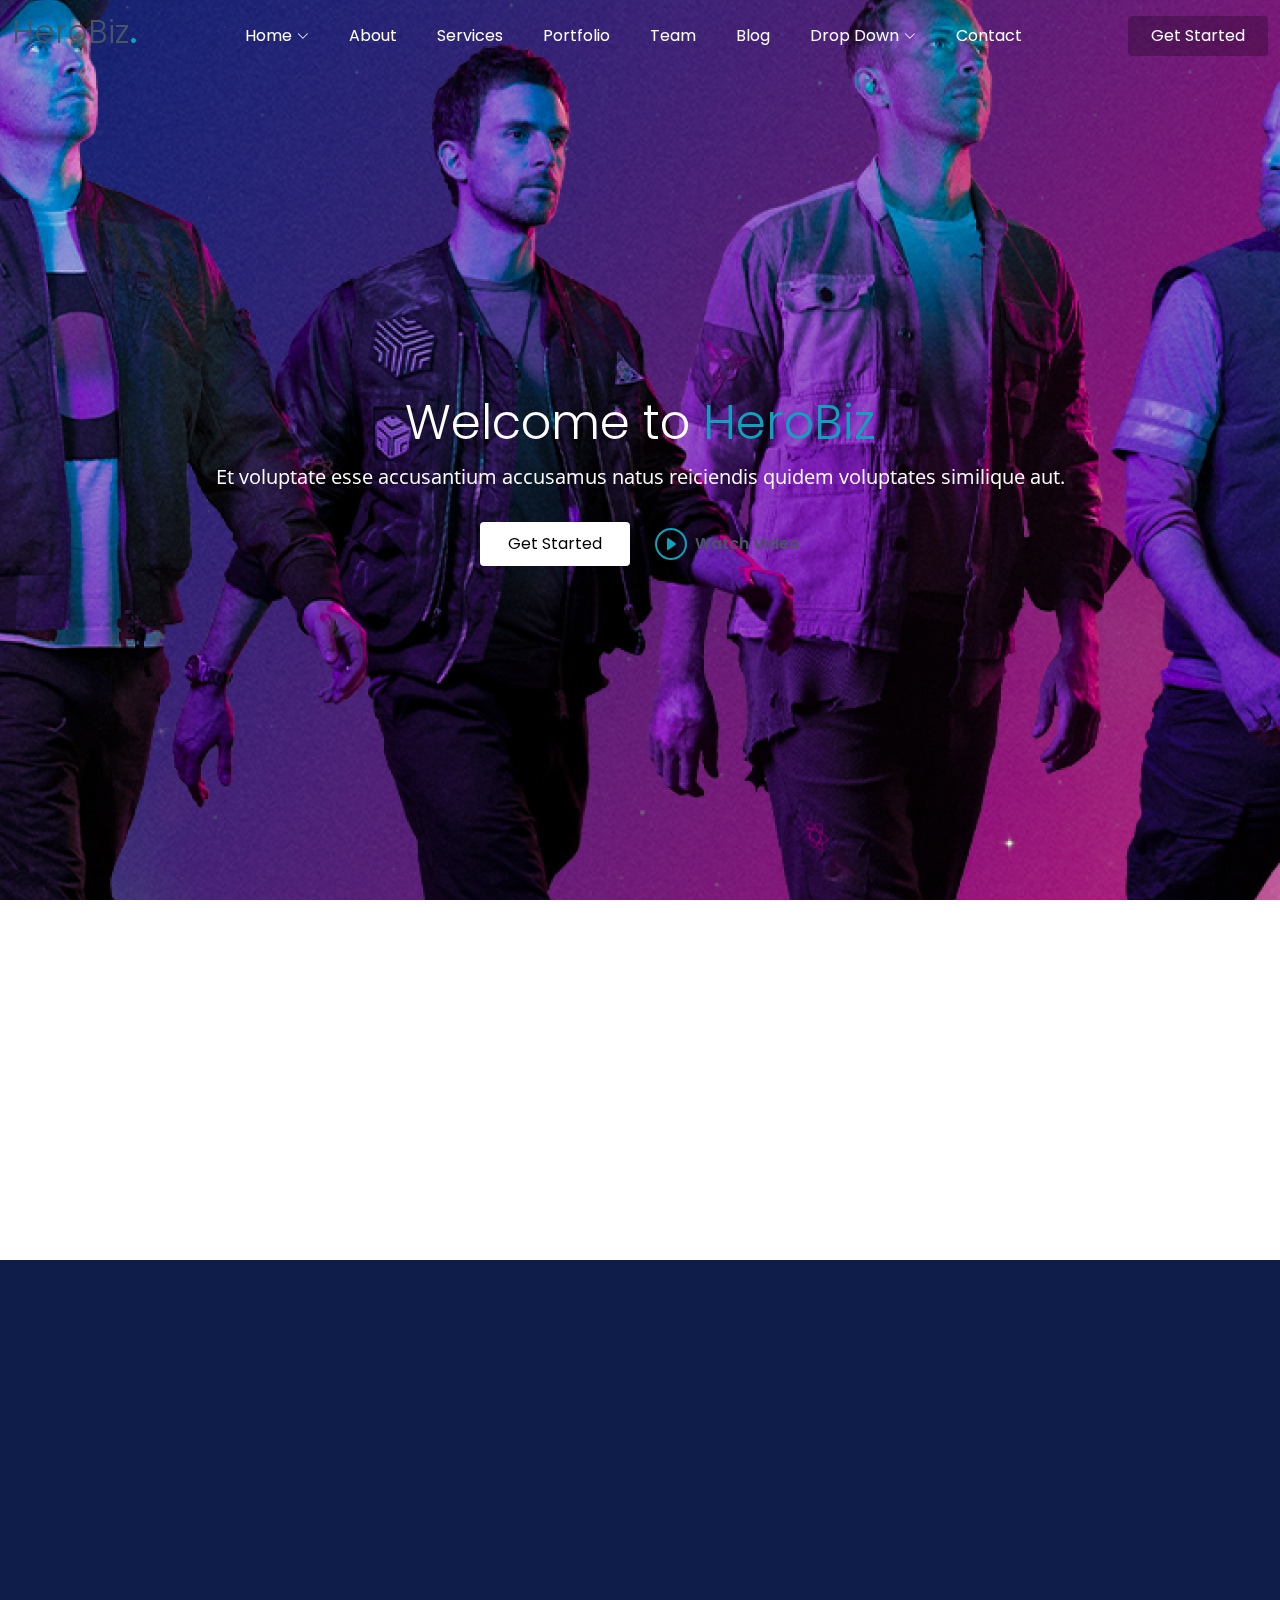
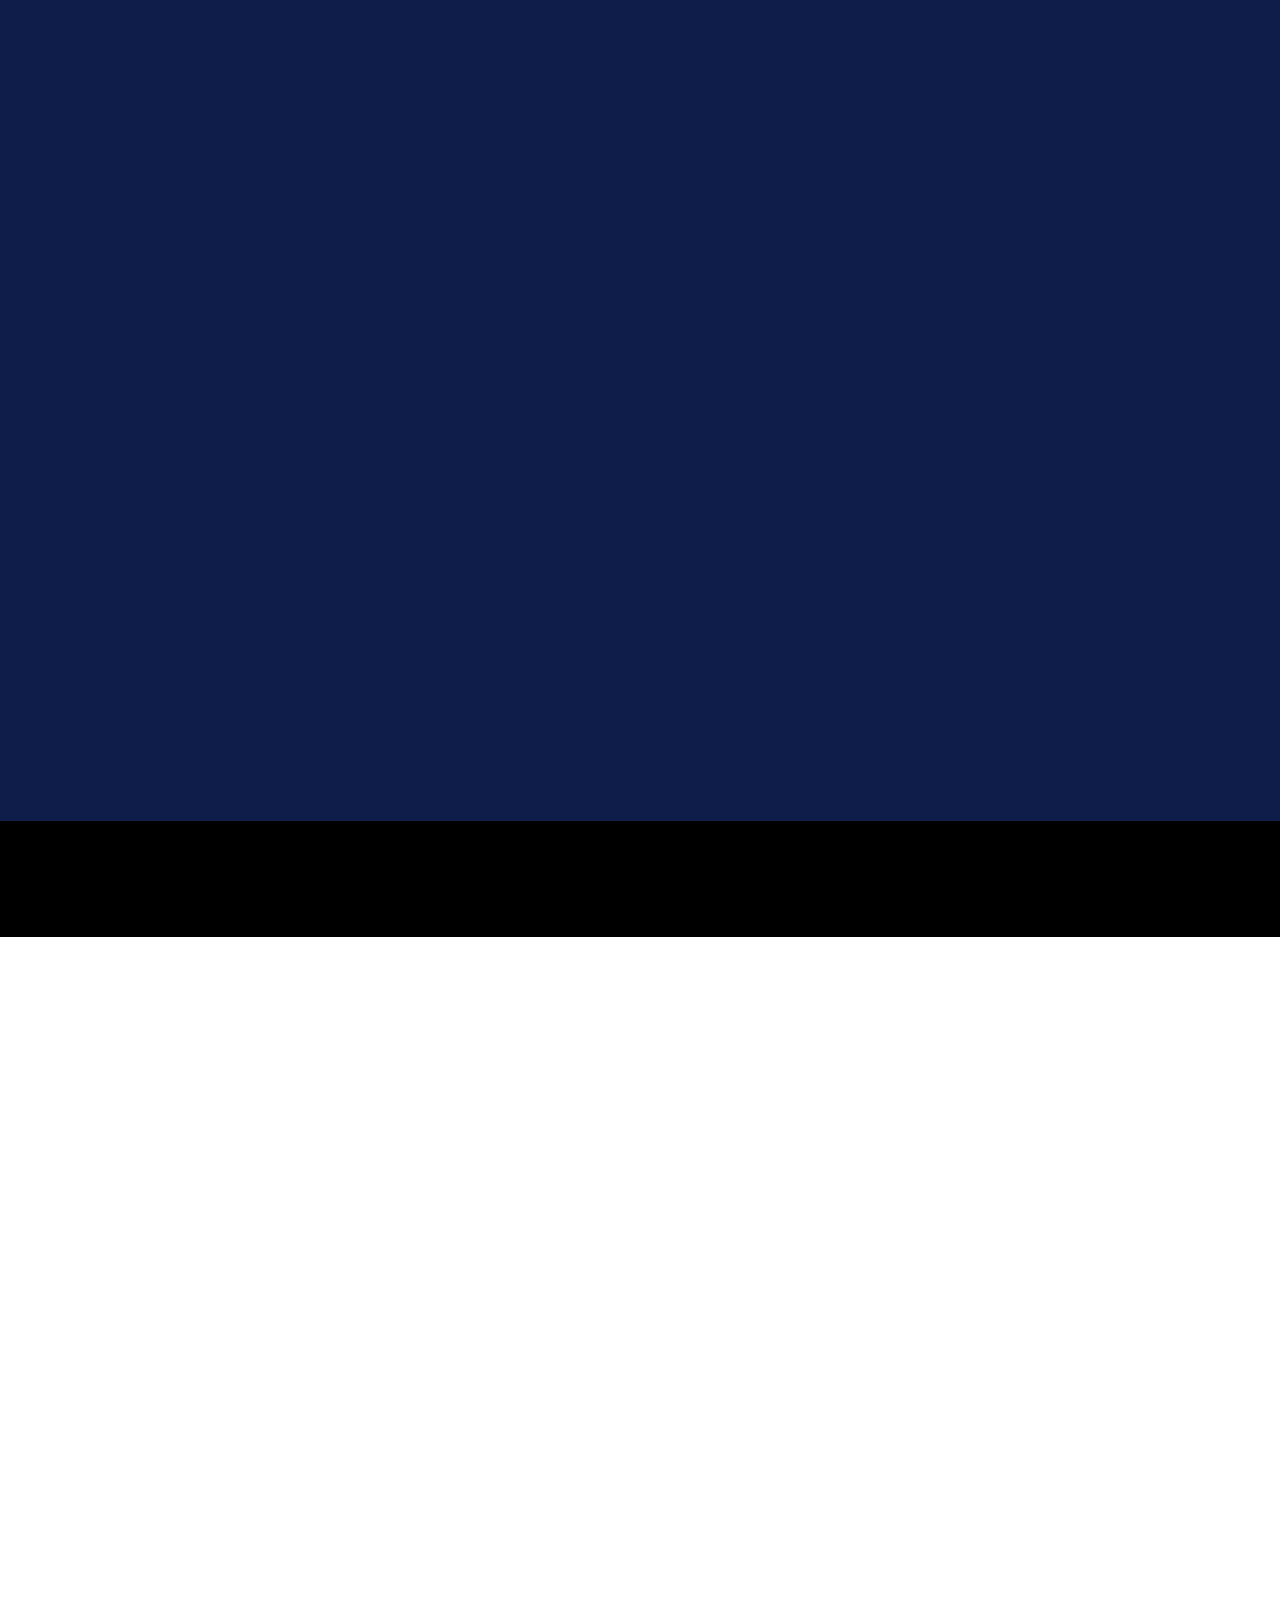
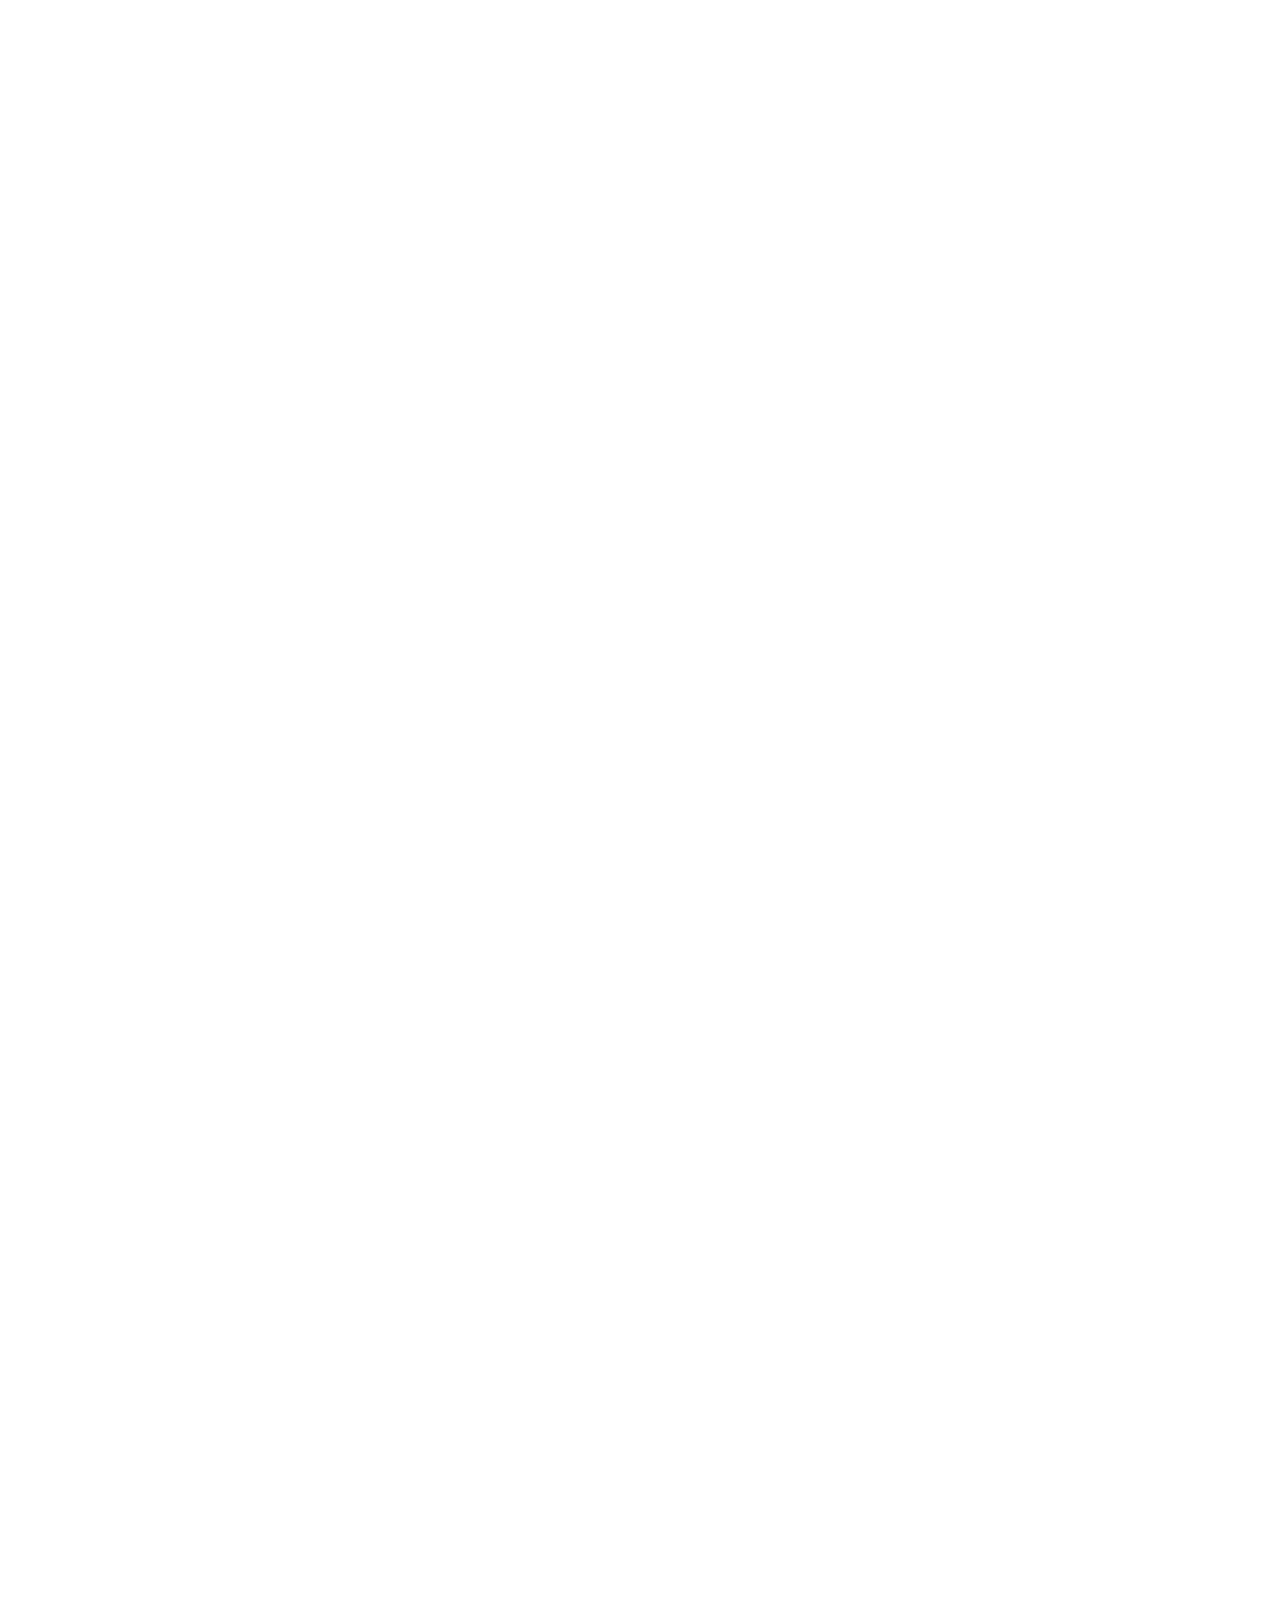
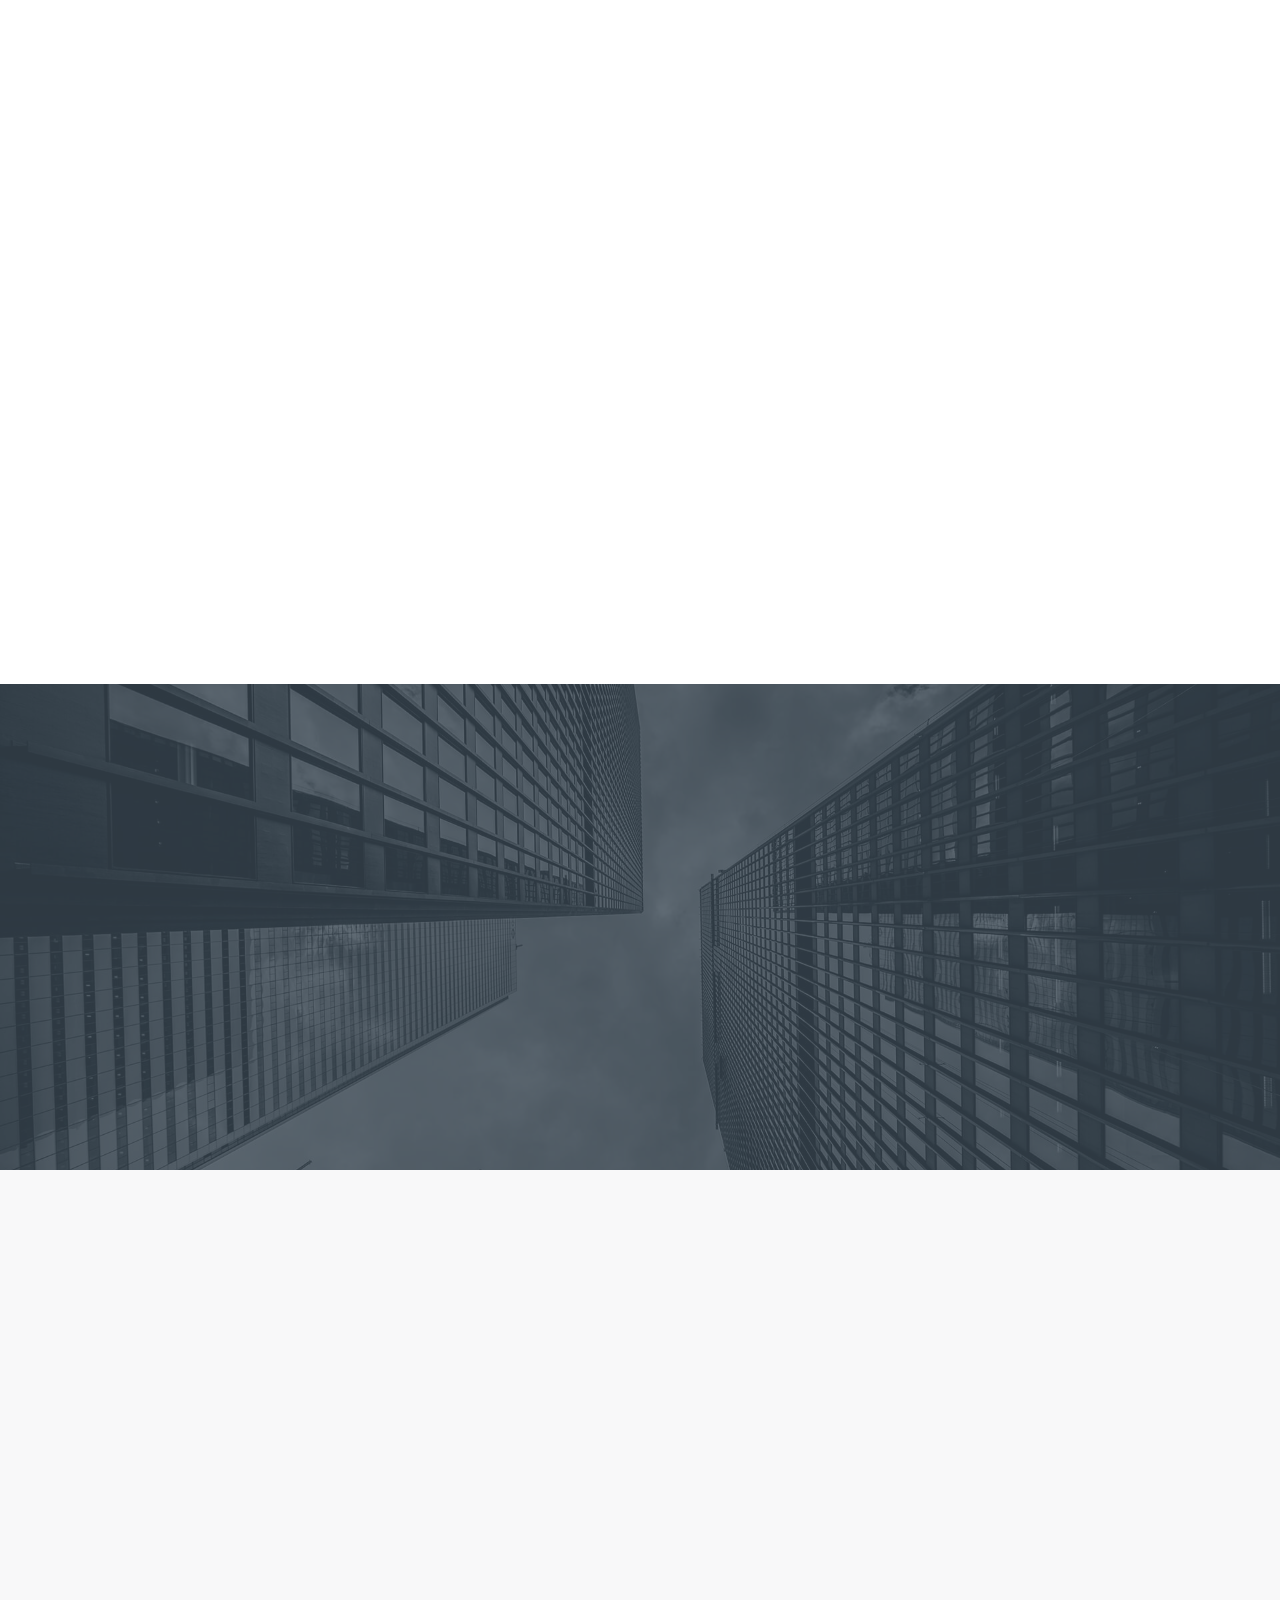
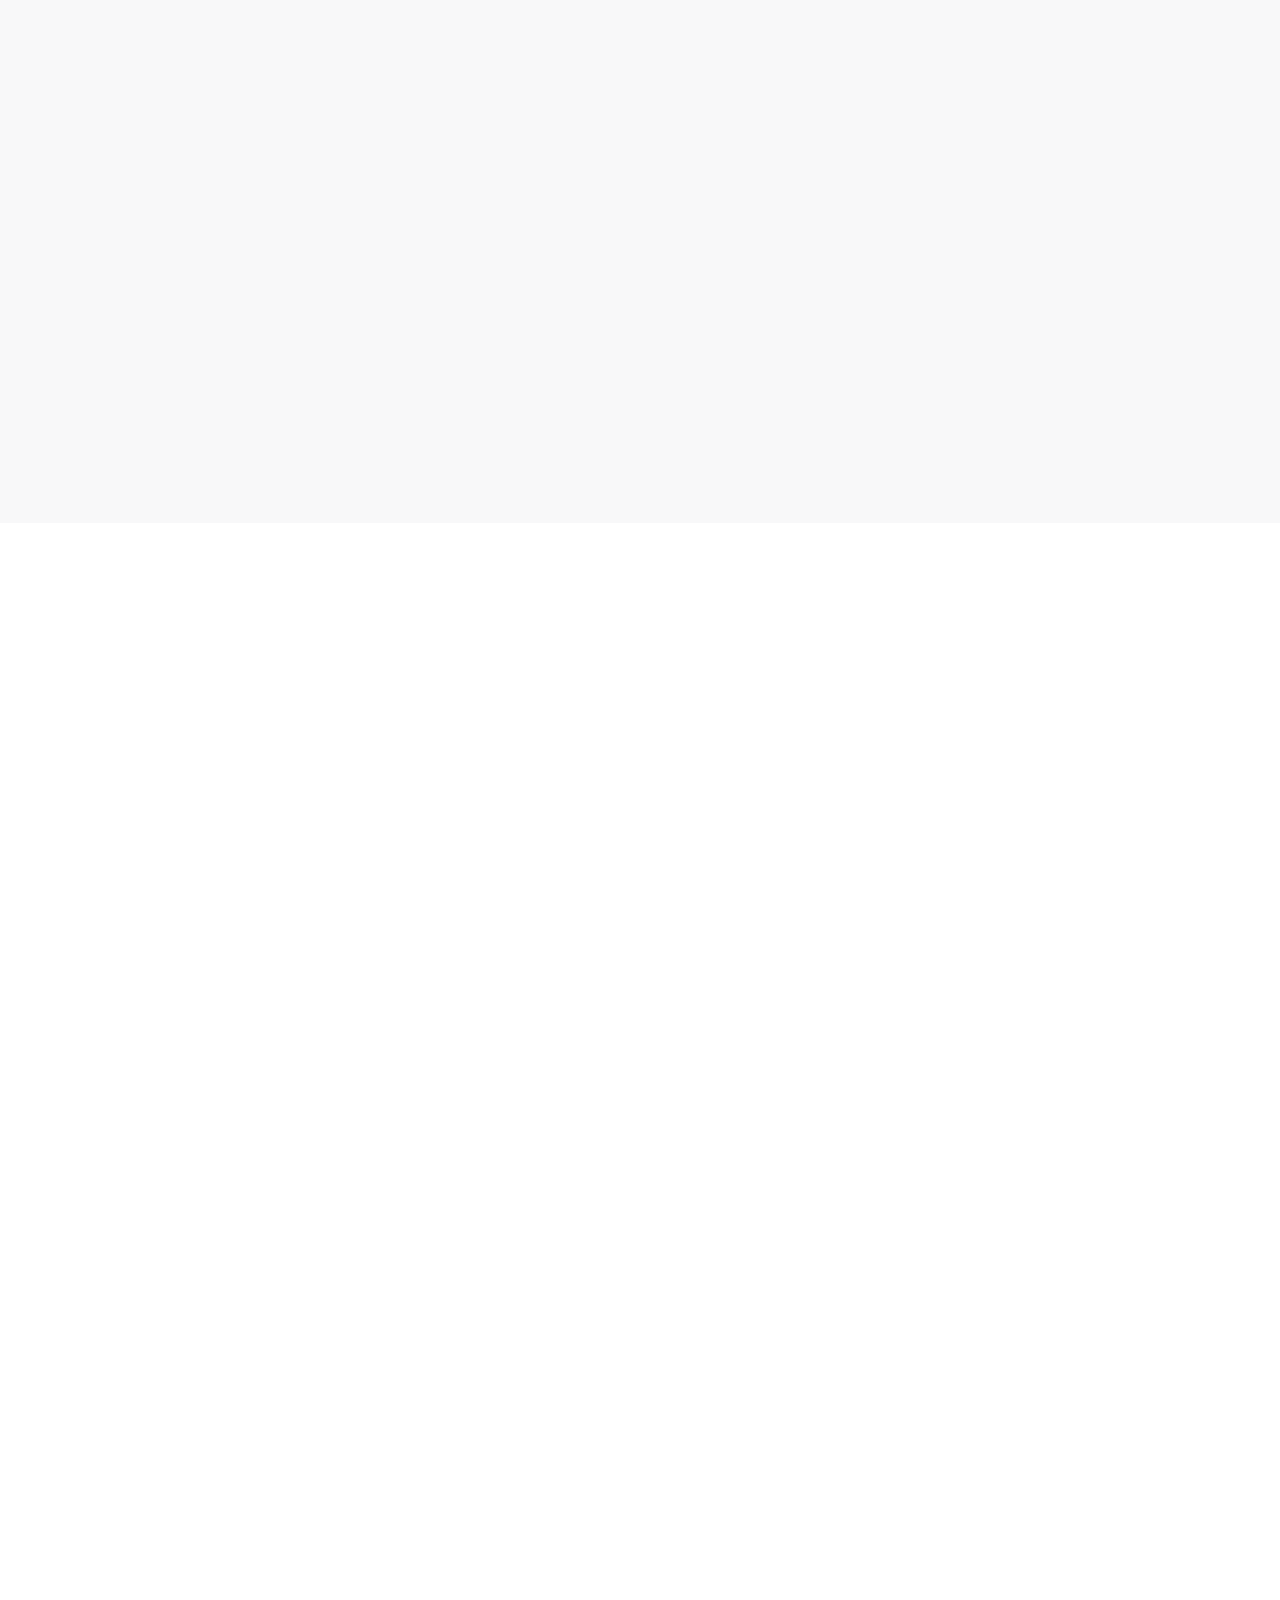
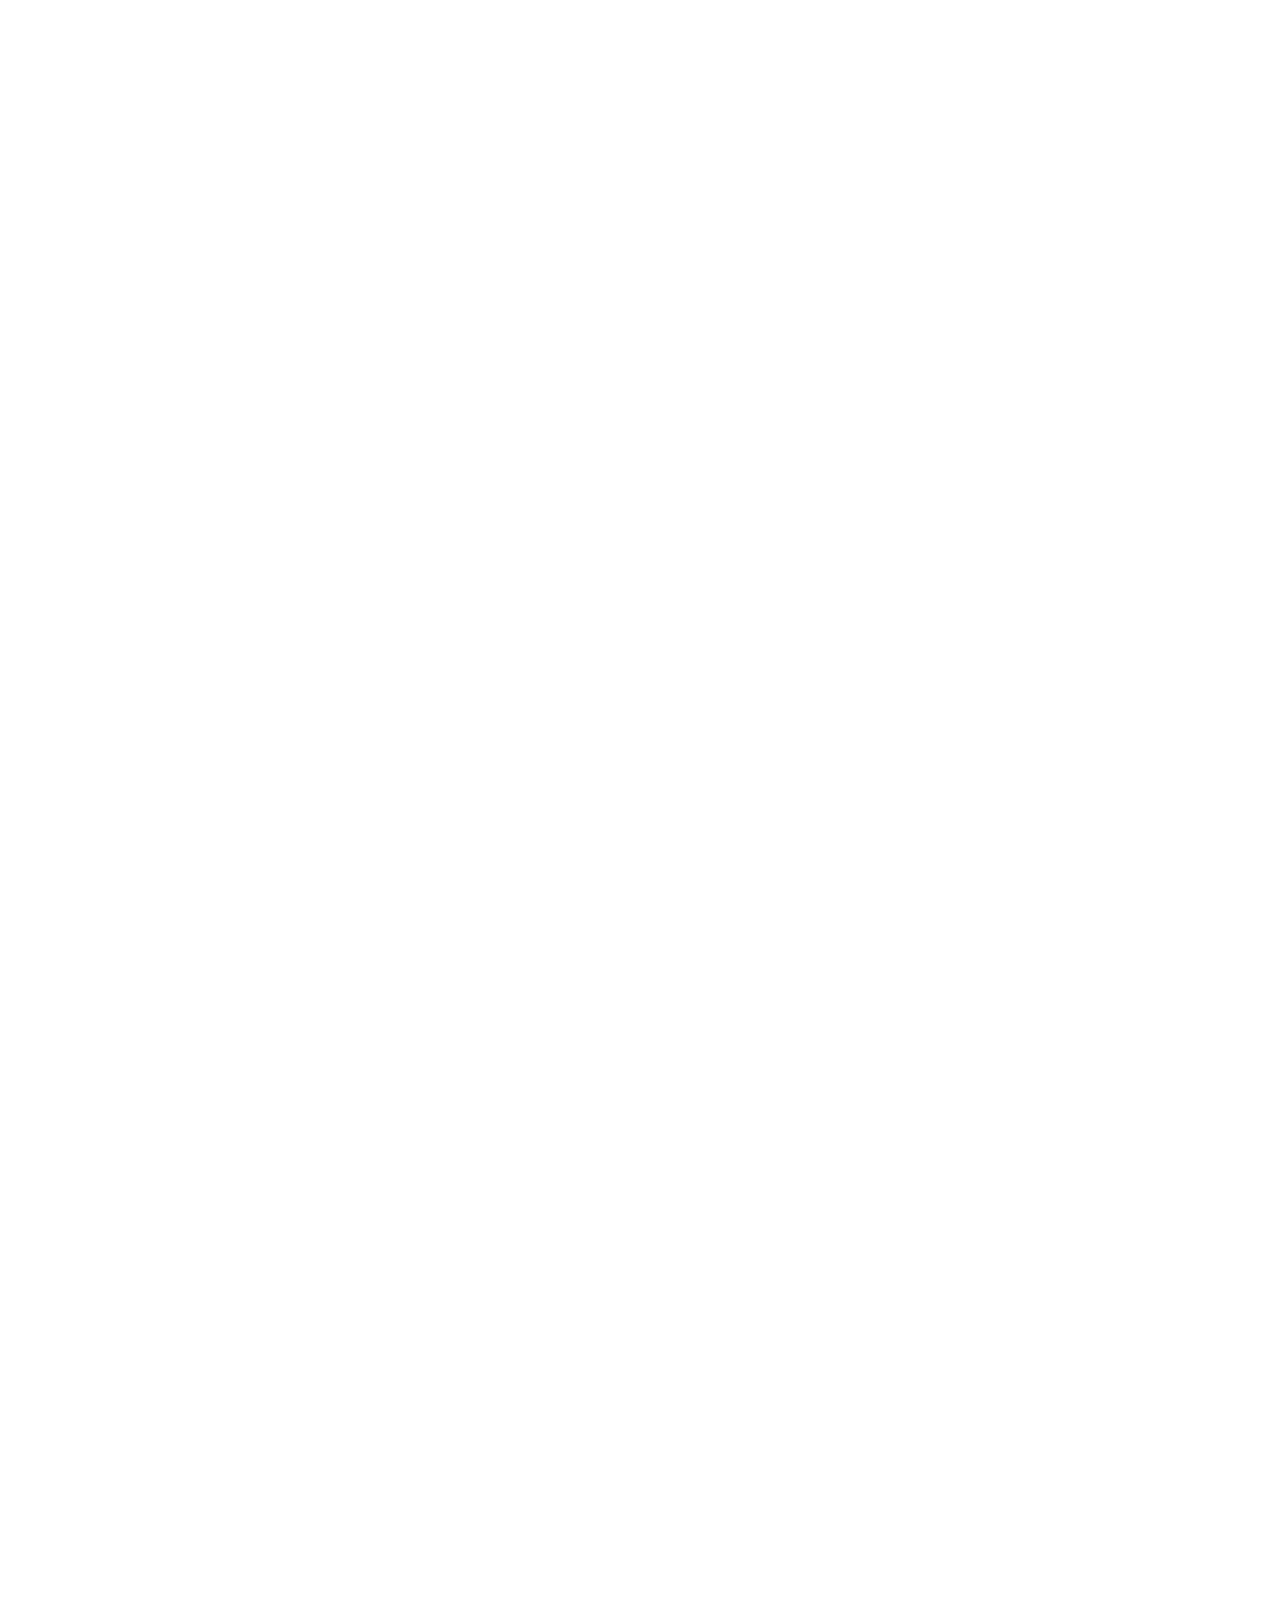
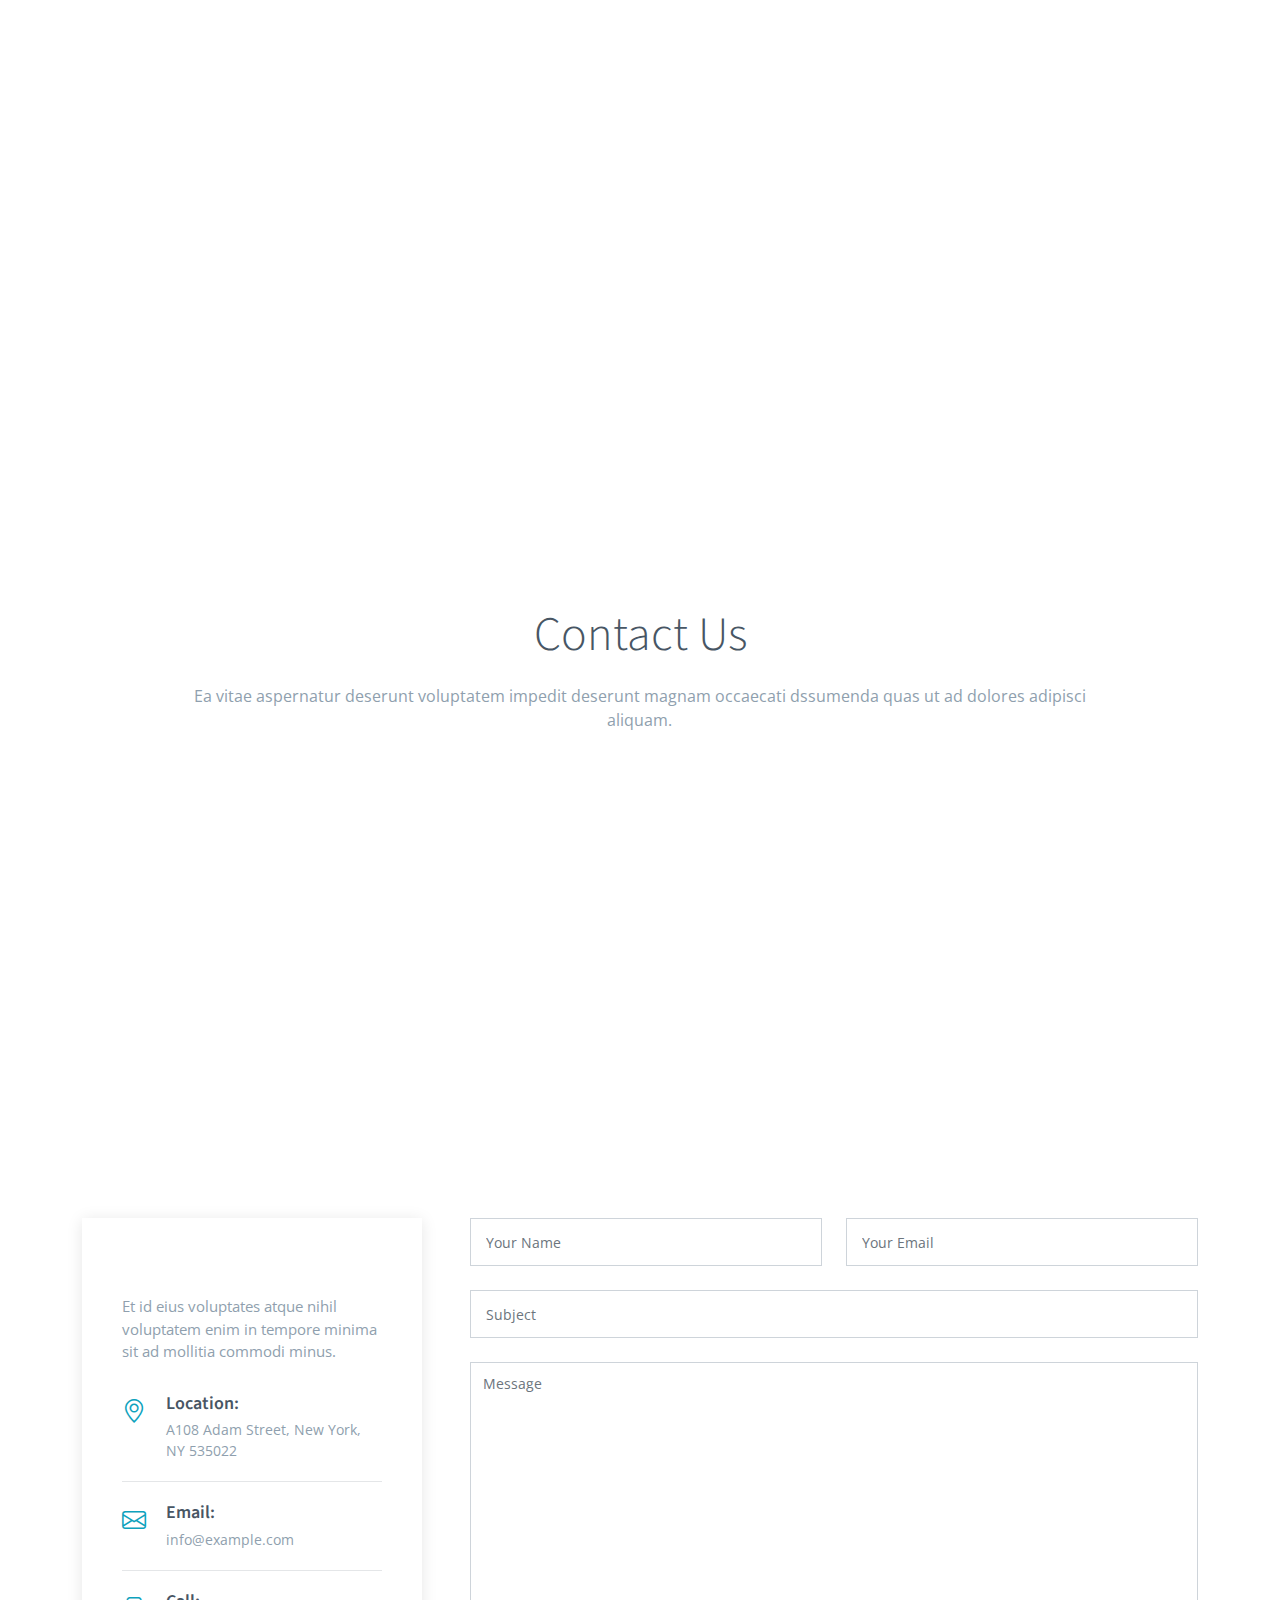
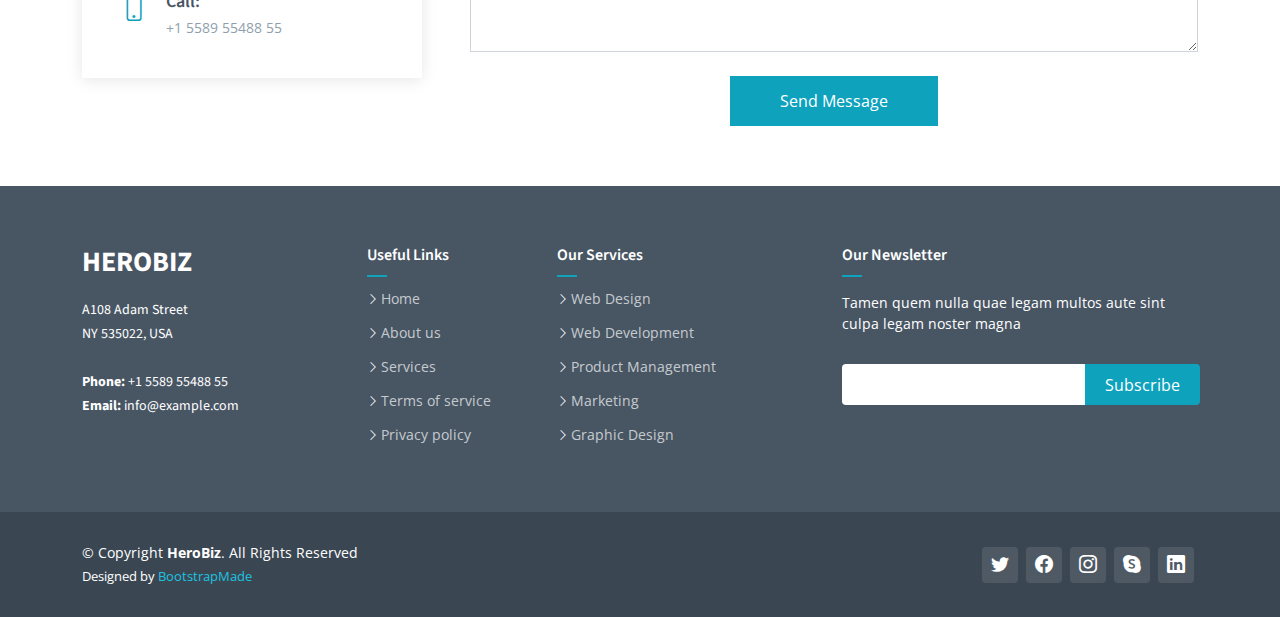
<file: index-3.html>
<!DOCTYPE html>
<html lang="en">

<head>
  <meta charset="utf-8">
  <meta content="width=device-width, initial-scale=1.0" name="viewport">

  <title>HeroBiz Bootstrap Template - Home 3</title>
  <meta content="" name="description">
  <meta content="" name="keywords">

  <!-- Favicons -->
  <link href="assets/img/favicon.png" rel="icon">
  <link href="assets/img/apple-touch-icon.png" rel="apple-touch-icon">

  <!-- Google Fonts -->
  <link rel="preconnect" href="https://fonts.googleapis.com">
  <link rel="preconnect" href="https://fonts.gstatic.com" crossorigin>
  <link href="https://fonts.googleapis.com/css2?family=Open+Sans:ital,wght@0,300;0,400;0,500;0,600;0,700;1,300;1,400;1,500;1,600;1,700&family=Poppins:ital,wght@0,300;0,400;0,500;0,600;0,700;1,300;1,400;1,500;1,600;1,700&family=Source+Sans+Pro:ital,wght@0,300;0,400;0,600;0,700;1,300;1,400;1,600;1,700&display=swap" rel="stylesheet">

  <!-- Vendor CSS Files -->
  <link href="assets/vendor/bootstrap/css/bootstrap.min.css" rel="stylesheet">
  <link href="assets/vendor/bootstrap-icons/bootstrap-icons.css" rel="stylesheet">
  <link href="assets/vendor/aos/aos.css" rel="stylesheet">
  <link href="assets/vendor/glightbox/css/glightbox.min.css" rel="stylesheet">
  <link href="assets/vendor/swiper/swiper-bundle.min.css" rel="stylesheet">

  <!-- Variables CSS Files. Uncomment your preferred color scheme -->
  <link href="assets/css/variables.css" rel="stylesheet">
  <!-- <link href="assets/css/variables-blue.css" rel="stylesheet"> -->
  <!-- <link href="assets/css/variables-green.css" rel="stylesheet"> -->
  <!-- <link href="assets/css/variables-orange.css" rel="stylesheet"> -->
  <!-- <link href="assets/css/variables-purple.css" rel="stylesheet"> -->
  <!-- <link href="assets/css/variables-red.css" rel="stylesheet"> -->
  <!-- <link href="assets/css/variables-pink.css" rel="stylesheet"> -->

  <!-- Template Main CSS File -->
  <link href="assets/css/main.css" rel="stylesheet">

  <!-- =======================================================
  * Template Name: HeroBiz - v2.0.0
  * Template URL: https://bootstrapmade.com/herobiz-bootstrap-business-template/
  * Author: BootstrapMade.com
  * License: https://bootstrapmade.com/license/
  ======================================================== -->
</head>

<body>

  <!-- ======= Header ======= -->
  <header id="header" class="header fixed-top" data-scrollto-offset="0">
    <div class="container-fluid d-flex align-items-center justify-content-between">

      <a href="index.html" class="logo d-flex align-items-center scrollto me-auto me-lg-0">
        <!-- Uncomment the line below if you also wish to use an image logo -->
        <!-- <img src="assets/img/logo.png" alt=""> -->
        <h1>HeroBiz<span>.</span></h1>
      </a>

      <nav id="navbar" class="navbar">
        <ul>

          <li class="dropdown"><a href="#"><span>Home</span> <i class="bi bi-chevron-down dropdown-indicator"></i></a>
            <ul>
              <li><a href="index.html">Home 1 - index.html</a></li>
              <li><a href="index-2.html">Home 2 - index-2.html</a></li>
              <li><a href="index-3.html" class="active">Home 3 - index-3.html</a></li>
              <li><a href="index-4.html">Home 4 - index-4.html</a></li>
            </ul>
          </li>

          <li><a class="nav-link scrollto" href="index.html#about">About</a></li>
          <li><a class="nav-link scrollto" href="index.html#services">Services</a></li>
          <li><a class="nav-link scrollto" href="index.html#portfolio">Portfolio</a></li>
          <li><a class="nav-link scrollto" href="index.html#team">Team</a></li>
          <li><a href="blog.html">Blog</a></li>
          <li class="dropdown"><a href="#"><span>Drop Down</span> <i class="bi bi-chevron-down dropdown-indicator"></i></a>
            <ul>
              <li><a href="#">Drop Down 1</a></li>
              <li class="dropdown"><a href="#"><span>Deep Drop Down</span> <i class="bi bi-chevron-down dropdown-indicator"></i></a>
                <ul>
                  <li><a href="#">Deep Drop Down 1</a></li>
                  <li><a href="#">Deep Drop Down 2</a></li>
                  <li><a href="#">Deep Drop Down 3</a></li>
                  <li><a href="#">Deep Drop Down 4</a></li>
                  <li><a href="#">Deep Drop Down 5</a></li>
                </ul>
              </li>
              <li><a href="#">Drop Down 2</a></li>
              <li><a href="#">Drop Down 3</a></li>
              <li><a href="#">Drop Down 4</a></li>
            </ul>
          </li>
          <li><a class="nav-link scrollto" href="index.html#contact">Contact</a></li>
        </ul>
        <i class="bi bi-list mobile-nav-toggle d-none"></i>
      </nav><!-- .navbar -->

      <a class="btn-getstarted scrollto" href="index.html#about">Get Started</a>

    </div>
  </header><!-- End Header -->

  <section id="hero-fullscreen" class="hero-fullscreen d-flex align-items-center">
    <div class="container d-flex flex-column align-items-center position-relative" data-aos="zoom-out">
      <h2>Welcome to <span>HeroBiz</span></h2>
      <p>Et voluptate esse accusantium accusamus natus reiciendis quidem voluptates similique aut.</p>
      <div class="d-flex">
        <a href="#about" class="btn-get-started scrollto">Get Started</a>
        <a href="https://www.youtube.com/watch?v=LXb3EKWsInQ" class="glightbox btn-watch-video d-flex align-items-center"><i class="bi bi-play-circle"></i><span>Watch Video</span></a>
      </div>
    </div>
  </section>

  <main id="main">

    <!-- ======= Featured Services Section ======= -->
    <section id="featured-services" class="featured-services">
      <div class="container">

        <div class="row gy-4">

          <div class="col-xl-3 col-md-6 d-flex" data-aos="zoom-out">
            <div class="service-item position-relative">
              <div class="icon"><i class="bi bi-activity icon"></i></div>
              <h4><a href="" class="stretched-link">Lorem Ipsum</a></h4>
              <p>Voluptatum deleniti atque corrupti quos dolores et quas molestias excepturi</p>
            </div>
          </div><!-- End Service Item -->

          <div class="col-xl-3 col-md-6 d-flex" data-aos="zoom-out" data-aos-delay="200">
            <div class="service-item position-relative">
              <div class="icon"><i class="bi bi-bounding-box-circles icon"></i></div>
              <h4><a href="" class="stretched-link">Sed ut perspici</a></h4>
              <p>Duis aute irure dolor in reprehenderit in voluptate velit esse cillum dolore</p>
            </div>
          </div><!-- End Service Item -->

          <div class="col-xl-3 col-md-6 d-flex" data-aos="zoom-out" data-aos-delay="400">
            <div class="service-item position-relative">
              <div class="icon"><i class="bi bi-calendar4-week icon"></i></div>
              <h4><a href="" class="stretched-link">Magni Dolores</a></h4>
              <p>Excepteur sint occaecat cupidatat non proident, sunt in culpa qui officia</p>
            </div>
          </div><!-- End Service Item -->

          <div class="col-xl-3 col-md-6 d-flex" data-aos="zoom-out" data-aos-delay="600">
            <div class="service-item position-relative">
              <div class="icon"><i class="bi bi-broadcast icon"></i></div>
              <h4><a href="" class="stretched-link">Nemo Enim</a></h4>
              <p>At vero eos et accusamus et iusto odio dignissimos ducimus qui blanditiis</p>
            </div>
          </div><!-- End Service Item -->

        </div>

      </div>
    </section><!-- End Featured Services Section -->

    <!-- ======= About Section ======= -->
    <section id="about" class="about">
      <div class="container" data-aos="fade-up">

        <div class="section-header">
          <h2>About Us</h2>
          <p>Architecto nobis eos vel nam quidem vitae temporibus voluptates qui hic deserunt iusto omnis nam voluptas asperiores sequi tenetur dolores incidunt enim voluptatem magnam cumque fuga.</p>
        </div>

        <div class="row g-4 g-lg-5" data-aos="fade-up" data-aos-delay="200">

          <div class="col-lg-5">
            <div class="about-img">
              <img src="assets/img/about.jpg" class="img-fluid" alt="">
            </div>
          </div>

          <div class="col-lg-7">
            <h3 class="pt-0 pt-lg-5">Neque officiis dolore maiores et exercitationem quae est seda lidera pat claero</h3>

            <!-- Tabs -->
            <ul class="nav nav-pills mb-3">
              <li><a class="nav-link active" data-bs-toggle="pill" href="#tab1">Saepe fuga</a></li>
              <li><a class="nav-link" data-bs-toggle="pill" href="#tab2">Voluptates</a></li>
              <li><a class="nav-link" data-bs-toggle="pill" href="#tab3">Corrupti</a></li>
            </ul><!-- End Tabs -->

            <!-- Tab Content -->
            <div class="tab-content">

              <div class="tab-pane fade show active" id="tab1">

                <p class="fst-italic">Consequuntur inventore voluptates consequatur aut vel et. Eos doloribus expedita. Sapiente atque consequatur minima nihil quae aspernatur quo suscipit voluptatem.</p>

                <div class="d-flex align-items-center mt-4">
                  <i class="bi bi-check2"></i>
                  <h4>Repudiandae rerum velit modi et officia quasi facilis</h4>
                </div>
                <p>Laborum omnis voluptates voluptas qui sit aliquam blanditiis. Sapiente minima commodi dolorum non eveniet magni quaerat nemo et.</p>

                <div class="d-flex align-items-center mt-4">
                  <i class="bi bi-check2"></i>
                  <h4>Incidunt non veritatis illum ea ut nisi</h4>
                </div>
                <p>Non quod totam minus repellendus autem sint velit. Rerum debitis facere soluta tenetur. Iure molestiae assumenda sunt qui inventore eligendi voluptates nisi at. Dolorem quo tempora. Quia et perferendis.</p>

                <div class="d-flex align-items-center mt-4">
                  <i class="bi bi-check2"></i>
                  <h4>Omnis ab quia nemo dignissimos rem eum quos..</h4>
                </div>
                <p>Eius alias aut cupiditate. Dolor voluptates animi ut blanditiis quos nam. Magnam officia aut ut alias quo explicabo ullam esse. Sunt magnam et dolorem eaque magnam odit enim quaerat. Vero error error voluptatem eum.</p>

              </div><!-- End Tab 1 Content -->

              <div class="tab-pane fade show" id="tab2">

                <p class="fst-italic">Consequuntur inventore voluptates consequatur aut vel et. Eos doloribus expedita. Sapiente atque consequatur minima nihil quae aspernatur quo suscipit voluptatem.</p>

                <div class="d-flex align-items-center mt-4">
                  <i class="bi bi-check2"></i>
                  <h4>Repudiandae rerum velit modi et officia quasi facilis</h4>
                </div>
                <p>Laborum omnis voluptates voluptas qui sit aliquam blanditiis. Sapiente minima commodi dolorum non eveniet magni quaerat nemo et.</p>

                <div class="d-flex align-items-center mt-4">
                  <i class="bi bi-check2"></i>
                  <h4>Incidunt non veritatis illum ea ut nisi</h4>
                </div>
                <p>Non quod totam minus repellendus autem sint velit. Rerum debitis facere soluta tenetur. Iure molestiae assumenda sunt qui inventore eligendi voluptates nisi at. Dolorem quo tempora. Quia et perferendis.</p>

                <div class="d-flex align-items-center mt-4">
                  <i class="bi bi-check2"></i>
                  <h4>Omnis ab quia nemo dignissimos rem eum quos..</h4>
                </div>
                <p>Eius alias aut cupiditate. Dolor voluptates animi ut blanditiis quos nam. Magnam officia aut ut alias quo explicabo ullam esse. Sunt magnam et dolorem eaque magnam odit enim quaerat. Vero error error voluptatem eum.</p>

              </div><!-- End Tab 2 Content -->

              <div class="tab-pane fade show" id="tab3">

                <p class="fst-italic">Consequuntur inventore voluptates consequatur aut vel et. Eos doloribus expedita. Sapiente atque consequatur minima nihil quae aspernatur quo suscipit voluptatem.</p>

                <div class="d-flex align-items-center mt-4">
                  <i class="bi bi-check2"></i>
                  <h4>Repudiandae rerum velit modi et officia quasi facilis</h4>
                </div>
                <p>Laborum omnis voluptates voluptas qui sit aliquam blanditiis. Sapiente minima commodi dolorum non eveniet magni quaerat nemo et.</p>

                <div class="d-flex align-items-center mt-4">
                  <i class="bi bi-check2"></i>
                  <h4>Incidunt non veritatis illum ea ut nisi</h4>
                </div>
                <p>Non quod totam minus repellendus autem sint velit. Rerum debitis facere soluta tenetur. Iure molestiae assumenda sunt qui inventore eligendi voluptates nisi at. Dolorem quo tempora. Quia et perferendis.</p>

                <div class="d-flex align-items-center mt-4">
                  <i class="bi bi-check2"></i>
                  <h4>Omnis ab quia nemo dignissimos rem eum quos..</h4>
                </div>
                <p>Eius alias aut cupiditate. Dolor voluptates animi ut blanditiis quos nam. Magnam officia aut ut alias quo explicabo ullam esse. Sunt magnam et dolorem eaque magnam odit enim quaerat. Vero error error voluptatem eum.</p>

              </div><!-- End Tab 3 Content -->

            </div>

          </div>

        </div>

      </div>
    </section><!-- End About Section -->

    <!-- ======= Clients Section ======= -->
    <section id="clients" class="clients">
      <div class="container" data-aos="zoom-out">

        <div class="clients-slider swiper">
          <div class="swiper-wrapper align-items-center">
            <div class="swiper-slide"><img src="assets/img/clients/client-1.png" class="img-fluid" alt=""></div>
            <div class="swiper-slide"><img src="assets/img/clients/client-2.png" class="img-fluid" alt=""></div>
            <div class="swiper-slide"><img src="assets/img/clients/client-3.png" class="img-fluid" alt=""></div>
            <div class="swiper-slide"><img src="assets/img/clients/client-4.png" class="img-fluid" alt=""></div>
            <div class="swiper-slide"><img src="assets/img/clients/client-5.png" class="img-fluid" alt=""></div>
            <div class="swiper-slide"><img src="assets/img/clients/client-6.png" class="img-fluid" alt=""></div>
            <div class="swiper-slide"><img src="assets/img/clients/client-7.png" class="img-fluid" alt=""></div>
            <div class="swiper-slide"><img src="assets/img/clients/client-8.png" class="img-fluid" alt=""></div>
          </div>
        </div>

      </div>
    </section><!-- End Clients Section -->

    <!-- ======= Call To Action Section ======= -->
    <section id="cta" class="cta">
      <div class="container" data-aos="zoom-out">

        <div class="row g-5">

          <div class="col-lg-8 col-md-6 content d-flex flex-column justify-content-center order-last order-md-first">
            <h3>Alias sunt quas <em>Cupiditate</em> oluptas hic minima</h3>
            <p> Duis aute irure dolor in reprehenderit in voluptate velit esse cillum dolore eu fugiat nulla pariatur. Excepteur sint occaecat cupidatat non proident, sunt in culpa qui officia deserunt mollit anim id est laborum.</p>
            <a class="cta-btn align-self-start" href="#">Call To Action</a>
          </div>

          <div class="col-lg-4 col-md-6 order-first order-md-last d-flex align-items-center">
            <div class="img">
              <img src="assets/img/cta.jpg" alt="" class="img-fluid">
            </div>
          </div>

        </div>

      </div>
    </section><!-- End Call To Action Section -->

    <!-- ======= On Focus Section ======= -->
    <section id="onfocus" class="onfocus">
      <div class="container-fluid p-0" data-aos="fade-up">

        <div class="row g-0">
          <div class="col-lg-6 video-play position-relative">
            <a href="https://www.youtube.com/watch?v=LXb3EKWsInQ" class="glightbox play-btn"></a>
          </div>
          <div class="col-lg-6">
            <div class="content d-flex flex-column justify-content-center h-100">
              <h3>Voluptatem dignissimos provident quasi corporis</h3>
              <p class="fst-italic">
                Lorem ipsum dolor sit amet, consectetur adipiscing elit, sed do eiusmod tempor incididunt ut labore et dolore
                magna aliqua.
              </p>
              <ul>
                <li><i class="bi bi-check-circle"></i> Ullamco laboris nisi ut aliquip ex ea commodo consequat.</li>
                <li><i class="bi bi-check-circle"></i> Duis aute irure dolor in reprehenderit in voluptate velit.</li>
                <li><i class="bi bi-check-circle"></i> Ullamco laboris nisi ut aliquip ex ea commodo consequat. Duis aute irure dolor in reprehenderit in voluptate trideta storacalaperda mastiro dolore eu fugiat nulla pariatur.</li>
              </ul>
              <a href="#" class="read-more align-self-start"><span>Read More</span><i class="bi bi-arrow-right"></i></a>
            </div>
          </div>
        </div>

      </div>
    </section><!-- End On Focus Section -->

    <!-- ======= Features Section ======= -->
    <section id="features" class="features">
      <div class="container" data-aos="fade-up">

        <ul class="nav nav-tabs row gy-4 d-flex">

          <li class="nav-item col-6 col-md-4 col-lg-2">
            <a class="nav-link active show" data-bs-toggle="tab" data-bs-target="#tab-1">
              <i class="bi bi-binoculars color-cyan"></i>
              <h4>Modinest</h4>
            </a>
          </li><!-- End Tab 1 Nav -->

          <li class="nav-item col-6 col-md-4 col-lg-2">
            <a class="nav-link" data-bs-toggle="tab" data-bs-target="#tab-2">
              <i class="bi bi-box-seam color-indigo"></i>
              <h4>Undaesenti</h4>
            </a>
          </li><!-- End Tab 2 Nav -->

          <li class="nav-item col-6 col-md-4 col-lg-2">
            <a class="nav-link" data-bs-toggle="tab" data-bs-target="#tab-3">
              <i class="bi bi-brightness-high color-teal"></i>
              <h4>Pariatur</h4>
            </a>
          </li><!-- End Tab 3 Nav -->

          <li class="nav-item col-6 col-md-4 col-lg-2">
            <a class="nav-link" data-bs-toggle="tab" data-bs-target="#tab-4">
              <i class="bi bi-command color-red"></i>
              <h4>Nostrum</h4>
            </a>
          </li><!-- End Tab 4 Nav -->

          <li class="nav-item col-6 col-md-4 col-lg-2">
            <a class="nav-link" data-bs-toggle="tab" data-bs-target="#tab-5">
              <i class="bi bi-easel color-blue"></i>
              <h4>Adipiscing</h4>
            </a>
          </li><!-- End Tab 5 Nav -->

          <li class="nav-item col-6 col-md-4 col-lg-2">
            <a class="nav-link" data-bs-toggle="tab" data-bs-target="#tab-6">
              <i class="bi bi-map color-orange"></i>
              <h4>Reprehit</h4>
            </a>
          </li><!-- End Tab 6 Nav -->

        </ul>

        <div class="tab-content">

          <div class="tab-pane active show" id="tab-1">
            <div class="row gy-4">
              <div class="col-lg-8 order-2 order-lg-1" data-aos="fade-up" data-aos-delay="100">
                <h3>Modinest</h3>
                <p class="fst-italic">
                  Lorem ipsum dolor sit amet, consectetur adipiscing elit, sed do eiusmod tempor incididunt ut labore et dolore
                  magna aliqua.
                </p>
                <ul>
                  <li><i class="bi bi-check-circle-fill"></i> Ullamco laboris nisi ut aliquip ex ea commodo consequat.</li>
                  <li><i class="bi bi-check-circle-fill"></i> Duis aute irure dolor in reprehenderit in voluptate velit.</li>
                  <li><i class="bi bi-check-circle-fill"></i> Ullamco laboris nisi ut aliquip ex ea commodo consequat. Duis aute irure dolor in reprehenderit in voluptate trideta storacalaperda mastiro dolore eu fugiat nulla pariatur.</li>
                </ul>
                <p>
                  Ullamco laboris nisi ut aliquip ex ea commodo consequat. Duis aute irure dolor in reprehenderit in voluptate
                  velit esse cillum dolore eu fugiat nulla pariatur. Excepteur sint occaecat cupidatat non proident, sunt in
                  culpa qui officia deserunt mollit anim id est laborum
                </p>
              </div>
              <div class="col-lg-4 order-1 order-lg-2 text-center" data-aos="fade-up" data-aos-delay="200">
                <img src="assets/img/features-1.svg" alt="" class="img-fluid">
              </div>
            </div>
          </div><!-- End Tab Content 1 -->

          <div class="tab-pane" id="tab-2">
            <div class="row gy-4">
              <div class="col-lg-8 order-2 order-lg-1">
                <h3>Undaesenti</h3>
                <p>
                  Ullamco laboris nisi ut aliquip ex ea commodo consequat. Duis aute irure dolor in reprehenderit in voluptate
                  velit esse cillum dolore eu fugiat nulla pariatur. Excepteur sint occaecat cupidatat non proident, sunt in
                  culpa qui officia deserunt mollit anim id est laborum
                </p>
                <p class="fst-italic">
                  Lorem ipsum dolor sit amet, consectetur adipiscing elit, sed do eiusmod tempor incididunt ut labore et dolore
                  magna aliqua.
                </p>
                <ul>
                  <li><i class="bi bi-check-circle-fill"></i> Ullamco laboris nisi ut aliquip ex ea commodo consequat.</li>
                  <li><i class="bi bi-check-circle-fill"></i> Duis aute irure dolor in reprehenderit in voluptate velit.</li>
                  <li><i class="bi bi-check-circle-fill"></i> Provident mollitia neque rerum asperiores dolores quos qui a. Ipsum neque dolor voluptate nisi sed.</li>
                  <li><i class="bi bi-check-circle-fill"></i> Ullamco laboris nisi ut aliquip ex ea commodo consequat. Duis aute irure dolor in reprehenderit in voluptate trideta storacalaperda mastiro dolore eu fugiat nulla pariatur.</li>
                </ul>
              </div>
              <div class="col-lg-4 order-1 order-lg-2 text-center">
                <img src="assets/img/features-2.svg" alt="" class="img-fluid">
              </div>
            </div>
          </div><!-- End Tab Content 2 -->

          <div class="tab-pane" id="tab-3">
            <div class="row gy-4">
              <div class="col-lg-8 order-2 order-lg-1">
                <h3>Pariatur</h3>
                <p>
                  Ullamco laboris nisi ut aliquip ex ea commodo consequat. Duis aute irure dolor in reprehenderit in voluptate
                  velit esse cillum dolore eu fugiat nulla pariatur. Excepteur sint occaecat cupidatat non proident, sunt in
                  culpa qui officia deserunt mollit anim id est laborum
                </p>
                <ul>
                  <li><i class="bi bi-check-circle-fill"></i> Ullamco laboris nisi ut aliquip ex ea commodo consequat.</li>
                  <li><i class="bi bi-check-circle-fill"></i> Duis aute irure dolor in reprehenderit in voluptate velit.</li>
                  <li><i class="bi bi-check-circle-fill"></i> Provident mollitia neque rerum asperiores dolores quos qui a. Ipsum neque dolor voluptate nisi sed.</li>
                </ul>
                <p class="fst-italic">
                  Lorem ipsum dolor sit amet, consectetur adipiscing elit, sed do eiusmod tempor incididunt ut labore et dolore
                  magna aliqua.
                </p>
              </div>
              <div class="col-lg-4 order-1 order-lg-2 text-center">
                <img src="assets/img/features-3.svg" alt="" class="img-fluid">
              </div>
            </div>
          </div><!-- End Tab Content 3 -->

          <div class="tab-pane" id="tab-4">
            <div class="row gy-4">
              <div class="col-lg-8 order-2 order-lg-1">
                <h3>Nostrum</h3>
                <p>
                  Ullamco laboris nisi ut aliquip ex ea commodo consequat. Duis aute irure dolor in reprehenderit in voluptate
                  velit esse cillum dolore eu fugiat nulla pariatur. Excepteur sint occaecat cupidatat non proident, sunt in
                  culpa qui officia deserunt mollit anim id est laborum
                </p>
                <p class="fst-italic">
                  Lorem ipsum dolor sit amet, consectetur adipiscing elit, sed do eiusmod tempor incididunt ut labore et dolore
                  magna aliqua.
                </p>
                <ul>
                  <li><i class="bi bi-check-circle-fill"></i> Ullamco laboris nisi ut aliquip ex ea commodo consequat.</li>
                  <li><i class="bi bi-check-circle-fill"></i> Duis aute irure dolor in reprehenderit in voluptate velit.</li>
                  <li><i class="bi bi-check-circle-fill"></i> Ullamco laboris nisi ut aliquip ex ea commodo consequat. Duis aute irure dolor in reprehenderit in voluptate trideta storacalaperda mastiro dolore eu fugiat nulla pariatur.</li>
                </ul>
              </div>
              <div class="col-lg-4 order-1 order-lg-2 text-center">
                <img src="assets/img/features-4.svg" alt="" class="img-fluid">
              </div>
            </div>
          </div><!-- End Tab Content 4 -->

          <div class="tab-pane" id="tab-5">
            <div class="row gy-4">
              <div class="col-lg-8 order-2 order-lg-1">
                <h3>Adipiscing</h3>
                <p>
                  Ullamco laboris nisi ut aliquip ex ea commodo consequat. Duis aute irure dolor in reprehenderit in voluptate
                  velit esse cillum dolore eu fugiat nulla pariatur. Excepteur sint occaecat cupidatat non proident, sunt in
                  culpa qui officia deserunt mollit anim id est laborum
                </p>
                <p class="fst-italic">
                  Lorem ipsum dolor sit amet, consectetur adipiscing elit, sed do eiusmod tempor incididunt ut labore et dolore
                  magna aliqua.
                </p>
                <ul>
                  <li><i class="bi bi-check-circle-fill"></i> Ullamco laboris nisi ut aliquip ex ea commodo consequat.</li>
                  <li><i class="bi bi-check-circle-fill"></i> Duis aute irure dolor in reprehenderit in voluptate velit.</li>
                  <li><i class="bi bi-check-circle-fill"></i> Ullamco laboris nisi ut aliquip ex ea commodo consequat. Duis aute irure dolor in reprehenderit in voluptate trideta storacalaperda mastiro dolore eu fugiat nulla pariatur.</li>
                </ul>
              </div>
              <div class="col-lg-4 order-1 order-lg-2 text-center">
                <img src="assets/img/features-5.svg" alt="" class="img-fluid">
              </div>
            </div>
          </div><!-- End Tab Content 5 -->

          <div class="tab-pane" id="tab-6">
            <div class="row gy-4">
              <div class="col-lg-8 order-2 order-lg-1">
                <h3>Reprehit</h3>
                <p>
                  Ullamco laboris nisi ut aliquip ex ea commodo consequat. Duis aute irure dolor in reprehenderit in voluptate
                  velit esse cillum dolore eu fugiat nulla pariatur. Excepteur sint occaecat cupidatat non proident, sunt in
                  culpa qui officia deserunt mollit anim id est laborum
                </p>
                <p class="fst-italic">
                  Lorem ipsum dolor sit amet, consectetur adipiscing elit, sed do eiusmod tempor incididunt ut labore et dolore
                  magna aliqua.
                </p>
                <ul>
                  <li><i class="bi bi-check-circle-fill"></i> Ullamco laboris nisi ut aliquip ex ea commodo consequat.</li>
                  <li><i class="bi bi-check-circle-fill"></i> Duis aute irure dolor in reprehenderit in voluptate velit.</li>
                  <li><i class="bi bi-check-circle-fill"></i> Ullamco laboris nisi ut aliquip ex ea commodo consequat. Duis aute irure dolor in reprehenderit in voluptate trideta storacalaperda mastiro dolore eu fugiat nulla pariatur.</li>
                </ul>
              </div>
              <div class="col-lg-4 order-1 order-lg-2 text-center">
                <img src="assets/img/features-6.svg" alt="" class="img-fluid">
              </div>
            </div>
          </div><!-- End Tab Content 6 -->

        </div>

      </div>
    </section><!-- End Features Section -->

    <!-- ======= Services Section ======= -->
    <section id="services" class="services">
      <div class="container" data-aos="fade-up">

        <div class="section-header">
          <h2>Our Services</h2>
          <p>Ea vitae aspernatur deserunt voluptatem impedit deserunt magnam occaecati dssumenda quas ut ad dolores adipisci aliquam.</p>
        </div>

        <div class="row gy-5">

          <div class="col-xl-4 col-md-6" data-aos="zoom-in" data-aos-delay="200">
            <div class="service-item">
              <div class="img">
                <img src="assets/img/services-1.jpg" class="img-fluid" alt="">
              </div>
              <div class="details position-relative">
                <div class="icon">
                  <i class="bi bi-activity"></i>
                </div>
                <a href="#" class="stretched-link">
                  <h3>Nesciunt Mete</h3>
                </a>
                <p>Provident nihil minus qui consequatur non omnis maiores. Eos accusantium minus dolores iure perferendis.</p>
              </div>
            </div>
          </div><!-- End Service Item -->

          <div class="col-xl-4 col-md-6" data-aos="zoom-in" data-aos-delay="300">
            <div class="service-item">
              <div class="img">
                <img src="assets/img/services-2.jpg" class="img-fluid" alt="">
              </div>
              <div class="details position-relative">
                <div class="icon">
                  <i class="bi bi-broadcast"></i>
                </div>
                <a href="#" class="stretched-link">
                  <h3>Eosle Commodi</h3>
                </a>
                <p>Ut autem aut autem non a. Sint sint sit facilis nam iusto sint. Libero corrupti neque eum hic non ut nesciunt dolorem.</p>
              </div>
            </div>
          </div><!-- End Service Item -->

          <div class="col-xl-4 col-md-6" data-aos="zoom-in" data-aos-delay="400">
            <div class="service-item">
              <div class="img">
                <img src="assets/img/services-3.jpg" class="img-fluid" alt="">
              </div>
              <div class="details position-relative">
                <div class="icon">
                  <i class="bi bi-easel"></i>
                </div>
                <a href="#" class="stretched-link">
                  <h3>Ledo Markt</h3>
                </a>
                <p>Ut excepturi voluptatem nisi sed. Quidem fuga consequatur. Minus ea aut. Vel qui id voluptas adipisci eos earum corrupti.</p>
              </div>
            </div>
          </div><!-- End Service Item -->

          <div class="col-xl-4 col-md-6" data-aos="zoom-in" data-aos-delay="500">
            <div class="service-item">
              <div class="img">
                <img src="assets/img/services-4.jpg" class="img-fluid" alt="">
              </div>
              <div class="details position-relative">
                <div class="icon">
                  <i class="bi bi-bounding-box-circles"></i>
                </div>
                <a href="#" class="stretched-link">
                  <h3>Asperiores Commodit</h3>
                </a>
                <p>Non et temporibus minus omnis sed dolor esse consequatur. Cupiditate sed error ea fuga sit provident adipisci neque.</p>
                <a href="#" class="stretched-link"></a>
              </div>
            </div>
          </div><!-- End Service Item -->

          <div class="col-xl-4 col-md-6" data-aos="zoom-in" data-aos-delay="600">
            <div class="service-item">
              <div class="img">
                <img src="assets/img/services-5.jpg" class="img-fluid" alt="">
              </div>
              <div class="details position-relative">
                <div class="icon">
                  <i class="bi bi-calendar4-week"></i>
                </div>
                <a href="#" class="stretched-link">
                  <h3>Velit Doloremque</h3>
                </a>
                <p>Cumque et suscipit saepe. Est maiores autem enim facilis ut aut ipsam corporis aut. Sed animi at autem alias eius labore.</p>
                <a href="#" class="stretched-link"></a>
              </div>
            </div>
          </div><!-- End Service Item -->

          <div class="col-xl-4 col-md-6" data-aos="zoom-in" data-aos-delay="700">
            <div class="service-item">
              <div class="img">
                <img src="assets/img/services-6.jpg" class="img-fluid" alt="">
              </div>
              <div class="details position-relative">
                <div class="icon">
                  <i class="bi bi-chat-square-text"></i>
                </div>
                <a href="#" class="stretched-link">
                  <h3>Dolori Architecto</h3>
                </a>
                <p>Hic molestias ea quibusdam eos. Fugiat enim doloremque aut neque non et debitis iure. Corrupti recusandae ducimus enim.</p>
                <a href="#" class="stretched-link"></a>
              </div>
            </div>
          </div><!-- End Service Item -->

        </div>

      </div>
    </section><!-- End Services Section -->

    <!-- ======= Testimonials Section ======= -->
    <section id="testimonials" class="testimonials">
      <div class="container" data-aos="fade-up">

        <div class="testimonials-slider swiper">
          <div class="swiper-wrapper">

            <div class="swiper-slide">
              <div class="testimonial-item">
                <img src="assets/img/testimonials/testimonials-1.jpg" class="testimonial-img" alt="">
                <h3>Saul Goodman</h3>
                <h4>Ceo &amp; Founder</h4>
                <div class="stars">
                  <i class="bi bi-star-fill"></i><i class="bi bi-star-fill"></i><i class="bi bi-star-fill"></i><i class="bi bi-star-fill"></i><i class="bi bi-star-fill"></i>
                </div>
                <p>
                  <i class="bi bi-quote quote-icon-left"></i>
                  Proin iaculis purus consequat sem cure digni ssim donec porttitora entum suscipit rhoncus. Accusantium quam, ultricies eget id, aliquam eget nibh et. Maecen aliquam, risus at semper.
                  <i class="bi bi-quote quote-icon-right"></i>
                </p>
              </div>
            </div><!-- End testimonial item -->

            <div class="swiper-slide">
              <div class="testimonial-item">
                <img src="assets/img/testimonials/testimonials-2.jpg" class="testimonial-img" alt="">
                <h3>Sara Wilsson</h3>
                <h4>Designer</h4>
                <div class="stars">
                  <i class="bi bi-star-fill"></i><i class="bi bi-star-fill"></i><i class="bi bi-star-fill"></i><i class="bi bi-star-fill"></i><i class="bi bi-star-fill"></i>
                </div>
                <p>
                  <i class="bi bi-quote quote-icon-left"></i>
                  Export tempor illum tamen malis malis eram quae irure esse labore quem cillum quid cillum eram malis quorum velit fore eram velit sunt aliqua noster fugiat irure amet legam anim culpa.
                  <i class="bi bi-quote quote-icon-right"></i>
                </p>
              </div>
            </div><!-- End testimonial item -->

            <div class="swiper-slide">
              <div class="testimonial-item">
                <img src="assets/img/testimonials/testimonials-3.jpg" class="testimonial-img" alt="">
                <h3>Jena Karlis</h3>
                <h4>Store Owner</h4>
                <div class="stars">
                  <i class="bi bi-star-fill"></i><i class="bi bi-star-fill"></i><i class="bi bi-star-fill"></i><i class="bi bi-star-fill"></i><i class="bi bi-star-fill"></i>
                </div>
                <p>
                  <i class="bi bi-quote quote-icon-left"></i>
                  Enim nisi quem export duis labore cillum quae magna enim sint quorum nulla quem veniam duis minim tempor labore quem eram duis noster aute amet eram fore quis sint minim.
                  <i class="bi bi-quote quote-icon-right"></i>
                </p>
              </div>
            </div><!-- End testimonial item -->

            <div class="swiper-slide">
              <div class="testimonial-item">
                <img src="assets/img/testimonials/testimonials-4.jpg" class="testimonial-img" alt="">
                <h3>Matt Brandon</h3>
                <h4>Freelancer</h4>
                <div class="stars">
                  <i class="bi bi-star-fill"></i><i class="bi bi-star-fill"></i><i class="bi bi-star-fill"></i><i class="bi bi-star-fill"></i><i class="bi bi-star-fill"></i>
                </div>
                <p>
                  <i class="bi bi-quote quote-icon-left"></i>
                  Fugiat enim eram quae cillum dolore dolor amet nulla culpa multos export minim fugiat minim velit minim dolor enim duis veniam ipsum anim magna sunt elit fore quem dolore labore illum veniam.
                  <i class="bi bi-quote quote-icon-right"></i>
                </p>
              </div>
            </div><!-- End testimonial item -->

            <div class="swiper-slide">
              <div class="testimonial-item">
                <img src="assets/img/testimonials/testimonials-5.jpg" class="testimonial-img" alt="">
                <h3>John Larson</h3>
                <h4>Entrepreneur</h4>
                <div class="stars">
                  <i class="bi bi-star-fill"></i><i class="bi bi-star-fill"></i><i class="bi bi-star-fill"></i><i class="bi bi-star-fill"></i><i class="bi bi-star-fill"></i>
                </div>
                <p>
                  <i class="bi bi-quote quote-icon-left"></i>
                  Quis quorum aliqua sint quem legam fore sunt eram irure aliqua veniam tempor noster veniam enim culpa labore duis sunt culpa nulla illum cillum fugiat legam esse veniam culpa fore nisi cillum quid.
                  <i class="bi bi-quote quote-icon-right"></i>
                </p>
              </div>
            </div><!-- End testimonial item -->

          </div>
          <div class="swiper-pagination"></div>
        </div>

      </div>
    </section><!-- End Testimonials Section -->

    <!-- ======= Pricing Section ======= -->
    <section id="pricing" class="pricing">
      <div class="container" data-aos="fade-up">

        <div class="section-header">
          <h2>Our Pricing</h2>
          <p>Architecto nobis eos vel nam quidem vitae temporibus voluptates qui hic deserunt iusto omnis nam voluptas asperiores sequi tenetur dolores incidunt enim voluptatem magnam cumque fuga.</p>
        </div>

        <div class="row gy-4">

          <div class="col-lg-4" data-aos="zoom-in" data-aos-delay="200">
            <div class="pricing-item">

              <div class="pricing-header">
                <h3>Free Plan</h3>
                <h4><sup>$</sup>0<span> / month</span></h4>
              </div>

              <ul>
                <li><i class="bi bi-dot"></i> <span>Quam adipiscing vitae proin</span></li>
                <li><i class="bi bi-dot"></i> <span>Nec feugiat nisl pretium</span></li>
                <li><i class="bi bi-dot"></i> <span>Nulla at volutpat diam uteera</span></li>
                <li class="na"><i class="bi bi-x"></i> <span>Pharetra massa massa ultricies</span></li>
                <li class="na"><i class="bi bi-x"></i> <span>Massa ultricies mi quis hendrerit</span></li>
              </ul>

              <div class="text-center mt-auto">
                <a href="#" class="buy-btn">Buy Now</a>
              </div>

            </div>
          </div><!-- End Pricing Item -->

          <div class="col-lg-4" data-aos="zoom-in" data-aos-delay="400">
            <div class="pricing-item featured">

              <div class="pricing-header">
                <h3>Business Plan</h3>
                <h4><sup>$</sup>29<span> / month</span></h4>
              </div>

              <ul>
                <li><i class="bi bi-dot"></i> <span>Quam adipiscing vitae proin</span></li>
                <li><i class="bi bi-dot"></i> <span>Nec feugiat nisl pretium</span></li>
                <li><i class="bi bi-dot"></i> <span>Nulla at volutpat diam uteera</spa>
                </li>
                <li><i class="bi bi-dot"></i> <span>Pharetra massa massa ultricies</spa>
                </li>
                <li><i class="bi bi-dot"></i> <span>Massa ultricies mi quis hendrerit</span></li>
              </ul>

              <div class="text-center mt-auto">
                <a href="#" class="buy-btn">Buy Now</a>
              </div>

            </div>
          </div><!-- End Pricing Item -->

          <div class="col-lg-4" data-aos="zoom-in" data-aos-delay="600">
            <div class="pricing-item">

              <div class="pricing-header">
                <h3>Developer Plan</h3>
                <h4><sup>$</sup>49<span> / month</span></h4>
              </div>

              <ul>
                <li><i class="bi bi-dot"></i> <span>Quam adipiscing vitae proin</span></li>
                <li><i class="bi bi-dot"></i> <span>Nec feugiat nisl pretium</span></li>
                <li><i class="bi bi-dot"></i> <span>Nulla at volutpat diam uteera</span></li>
                <li><i class="bi bi-dot"></i> <span>Pharetra massa massa ultricies</span></li>
                <li><i class="bi bi-dot"></i> <span>Massa ultricies mi quis hendrerit</span></li>
              </ul>

              <div class="text-center mt-auto">
                <a href="#" class="buy-btn">Buy Now</a>
              </div>

            </div>
          </div><!-- End Pricing Item -->

        </div>

      </div>
    </section><!-- End Pricing Section -->

    <!-- ======= F.A.Q Section ======= -->
    <section id="faq" class="faq">
      <div class="container-fluid" data-aos="fade-up">

        <div class="row gy-4">

          <div class="col-lg-7 d-flex flex-column justify-content-center align-items-stretch  order-2 order-lg-1">

            <div class="content px-xl-5">
              <h3>Frequently Asked <strong>Questions</strong></h3>
              <p>
                Lorem ipsum dolor sit amet, consectetur adipiscing elit, sed do eiusmod tempor incididunt ut labore et dolore magna aliqua. Duis aute irure dolor in reprehenderit
              </p>
            </div>

            <div class="accordion accordion-flush px-xl-5" id="faqlist">

              <div class="accordion-item" data-aos="fade-up" data-aos-delay="200">
                <h3 class="accordion-header">
                  <button class="accordion-button collapsed" type="button" data-bs-toggle="collapse" data-bs-target="#faq-content-1">
                    <i class="bi bi-question-circle question-icon"></i>
                    Non consectetur a erat nam at lectus urna duis?
                  </button>
                </h3>
                <div id="faq-content-1" class="accordion-collapse collapse" data-bs-parent="#faqlist">
                  <div class="accordion-body">
                    Feugiat pretium nibh ipsum consequat. Tempus iaculis urna id volutpat lacus laoreet non curabitur gravida. Venenatis lectus magna fringilla urna porttitor rhoncus dolor purus non.
                  </div>
                </div>
              </div><!-- # Faq item-->

              <div class="accordion-item" data-aos="fade-up" data-aos-delay="300">
                <h3 class="accordion-header">
                  <button class="accordion-button collapsed" type="button" data-bs-toggle="collapse" data-bs-target="#faq-content-2">
                    <i class="bi bi-question-circle question-icon"></i>
                    Feugiat scelerisque varius morbi enim nunc faucibus a pellentesque?
                  </button>
                </h3>
                <div id="faq-content-2" class="accordion-collapse collapse" data-bs-parent="#faqlist">
                  <div class="accordion-body">
                    Dolor sit amet consectetur adipiscing elit pellentesque habitant morbi. Id interdum velit laoreet id donec ultrices. Fringilla phasellus faucibus scelerisque eleifend donec pretium. Est pellentesque elit ullamcorper dignissim. Mauris ultrices eros in cursus turpis massa tincidunt dui.
                  </div>
                </div>
              </div><!-- # Faq item-->

              <div class="accordion-item" data-aos="fade-up" data-aos-delay="400">
                <h3 class="accordion-header">
                  <button class="accordion-button collapsed" type="button" data-bs-toggle="collapse" data-bs-target="#faq-content-3">
                    <i class="bi bi-question-circle question-icon"></i>
                    Dolor sit amet consectetur adipiscing elit pellentesque habitant morbi?
                  </button>
                </h3>
                <div id="faq-content-3" class="accordion-collapse collapse" data-bs-parent="#faqlist">
                  <div class="accordion-body">
                    Eleifend mi in nulla posuere sollicitudin aliquam ultrices sagittis orci. Faucibus pulvinar elementum integer enim. Sem nulla pharetra diam sit amet nisl suscipit. Rutrum tellus pellentesque eu tincidunt. Lectus urna duis convallis convallis tellus. Urna molestie at elementum eu facilisis sed odio morbi quis
                  </div>
                </div>
              </div><!-- # Faq item-->

              <div class="accordion-item" data-aos="fade-up" data-aos-delay="500">
                <h3 class="accordion-header">
                  <button class="accordion-button collapsed" type="button" data-bs-toggle="collapse" data-bs-target="#faq-content-4">
                    <i class="bi bi-question-circle question-icon"></i>
                    Ac odio tempor orci dapibus. Aliquam eleifend mi in nulla?
                  </button>
                </h3>
                <div id="faq-content-4" class="accordion-collapse collapse" data-bs-parent="#faqlist">
                  <div class="accordion-body">
                    <i class="bi bi-question-circle question-icon"></i>
                    Dolor sit amet consectetur adipiscing elit pellentesque habitant morbi. Id interdum velit laoreet id donec ultrices. Fringilla phasellus faucibus scelerisque eleifend donec pretium. Est pellentesque elit ullamcorper dignissim. Mauris ultrices eros in cursus turpis massa tincidunt dui.
                  </div>
                </div>
              </div><!-- # Faq item-->

              <div class="accordion-item" data-aos="fade-up" data-aos-delay="600">
                <h3 class="accordion-header">
                  <button class="accordion-button collapsed" type="button" data-bs-toggle="collapse" data-bs-target="#faq-content-5">
                    <i class="bi bi-question-circle question-icon"></i>
                    Tempus quam pellentesque nec nam aliquam sem et tortor consequat?
                  </button>
                </h3>
                <div id="faq-content-5" class="accordion-collapse collapse" data-bs-parent="#faqlist">
                  <div class="accordion-body">
                    Molestie a iaculis at erat pellentesque adipiscing commodo. Dignissim suspendisse in est ante in. Nunc vel risus commodo viverra maecenas accumsan. Sit amet nisl suscipit adipiscing bibendum est. Purus gravida quis blandit turpis cursus in
                  </div>
                </div>
              </div><!-- # Faq item-->

            </div>

          </div>

          <div class="col-lg-5 align-items-stretch order-1 order-lg-2 img" style='background-image: url("assets/img/faq.jpg");'>&nbsp;</div>
        </div>

      </div>
    </section><!-- End F.A.Q Section -->

    <!-- ======= Portfolio Section ======= -->
    <section id="portfolio" class="portfolio" data-aos="fade-up">

      <div class="container">

        <div class="section-header">
          <h2>Portfolio</h2>
          <p>Non hic nulla eum consequatur maxime ut vero memo vero totam officiis pariatur eos dolorum sed fug dolorem est possimus esse quae repudiandae. Dolorem id enim officiis sunt deserunt esse soluta consequatur quaerat</p>
        </div>

      </div>

      <div class="container-fluid" data-aos="fade-up" data-aos-delay="200">

        <div class="portfolio-isotope" data-portfolio-filter="*" data-portfolio-layout="masonry" data-portfolio-sort="original-order">

          <ul class="portfolio-flters">
            <li data-filter="*" class="filter-active">All</li>
            <li data-filter=".filter-app">App</li>
            <li data-filter=".filter-product">Product</li>
            <li data-filter=".filter-branding">Branding</li>
            <li data-filter=".filter-books">Books</li>
          </ul><!-- End Portfolio Filters -->

          <div class="row g-0 portfolio-container">

            <div class="col-xl-3 col-lg-4 col-md-6 portfolio-item filter-app">
              <img src="assets/img/portfolio/app-1.jpg" class="img-fluid" alt="">
              <div class="portfolio-info">
                <h4>App 1</h4>
                <a href="assets/img/portfolio/app-1.jpg" title="App 1" data-gallery="portfolio-gallery" class="glightbox preview-link"><i class="bi bi-zoom-in"></i></a>
                <a href="portfolio-details.html" title="More Details" class="details-link"><i class="bi bi-link-45deg"></i></a>
              </div>
            </div><!-- End Portfolio Item -->

            <div class="col-xl-3 col-lg-4 col-md-6 portfolio-item filter-product">
              <img src="assets/img/portfolio/product-1.jpg" class="img-fluid" alt="">
              <div class="portfolio-info">
                <h4>Product 1</h4>
                <a href="assets/img/portfolio/product-1.jpg" title="Product 1" data-gallery="portfolio-gallery" class="glightbox preview-link"><i class="bi bi-zoom-in"></i></a>
                <a href="portfolio-details.html" title="More Details" class="details-link"><i class="bi bi-link-45deg"></i></a>
              </div>
            </div><!-- End Portfolio Item -->

            <div class="col-xl-3 col-lg-4 col-md-6 portfolio-item filter-branding">
              <img src="assets/img/portfolio/branding-1.jpg" class="img-fluid" alt="">
              <div class="portfolio-info">
                <h4>Branding 1</h4>
                <a href="assets/img/portfolio/branding-1.jpg" title="Branding 1" data-gallery="portfolio-gallery" class="glightbox preview-link"><i class="bi bi-zoom-in"></i></a>
                <a href="portfolio-details.html" title="More Details" class="details-link"><i class="bi bi-link-45deg"></i></a>
              </div>
            </div><!-- End Portfolio Item -->

            <div class="col-xl-3 col-lg-4 col-md-6 portfolio-item filter-books">
              <img src="assets/img/portfolio/books-1.jpg" class="img-fluid" alt="">
              <div class="portfolio-info">
                <h4>Books 1</h4>
                <a href="assets/img/portfolio/books-1.jpg" title="Branding 1" data-gallery="portfolio-gallery" class="glightbox preview-link"><i class="bi bi-zoom-in"></i></a>
                <a href="portfolio-details.html" title="More Details" class="details-link"><i class="bi bi-link-45deg"></i></a>
              </div>
            </div><!-- End Portfolio Item -->

            <div class="col-xl-3 col-lg-4 col-md-6 portfolio-item filter-app">
              <img src="assets/img/portfolio/app-2.jpg" class="img-fluid" alt="">
              <div class="portfolio-info">
                <h4>App 2</h4>
                <a href="assets/img/portfolio/app-2.jpg" title="App 2" data-gallery="portfolio-gallery" class="glightbox preview-link"><i class="bi bi-zoom-in"></i></a>
                <a href="portfolio-details.html" title="More Details" class="details-link"><i class="bi bi-link-45deg"></i></a>
              </div>
            </div><!-- End Portfolio Item -->

            <div class="col-xl-3 col-lg-4 col-md-6 portfolio-item filter-product">
              <img src="assets/img/portfolio/product-2.jpg" class="img-fluid" alt="">
              <div class="portfolio-info">
                <h4>Product 2</h4>
                <a href="assets/img/portfolio/product-2.jpg" title="Product 2" data-gallery="portfolio-gallery" class="glightbox preview-link"><i class="bi bi-zoom-in"></i></a>
                <a href="portfolio-details.html" title="More Details" class="details-link"><i class="bi bi-link-45deg"></i></a>
              </div>
            </div><!-- End Portfolio Item -->

            <div class="col-xl-3 col-lg-4 col-md-6 portfolio-item filter-branding">
              <img src="assets/img/portfolio/branding-2.jpg" class="img-fluid" alt="">
              <div class="portfolio-info">
                <h4>Branding 2</h4>
                <a href="assets/img/portfolio/branding-2.jpg" title="Branding 2" data-gallery="portfolio-gallery" class="glightbox preview-link"><i class="bi bi-zoom-in"></i></a>
                <a href="portfolio-details.html" title="More Details" class="details-link"><i class="bi bi-link-45deg"></i></a>
              </div>
            </div><!-- End Portfolio Item -->

            <div class="col-xl-3 col-lg-4 col-md-6 portfolio-item filter-books">
              <img src="assets/img/portfolio/books-2.jpg" class="img-fluid" alt="">
              <div class="portfolio-info">
                <h4>Books 2</h4>
                <a href="assets/img/portfolio/books-2.jpg" title="Branding 2" data-gallery="portfolio-gallery" class="glightbox preview-link"><i class="bi bi-zoom-in"></i></a>
                <a href="portfolio-details.html" title="More Details" class="details-link"><i class="bi bi-link-45deg"></i></a>
              </div>
            </div><!-- End Portfolio Item -->

            <div class="col-xl-3 col-lg-4 col-md-6 portfolio-item filter-app">
              <img src="assets/img/portfolio/app-3.jpg" class="img-fluid" alt="">
              <div class="portfolio-info">
                <h4>App 3</h4>
                <a href="assets/img/portfolio/app-3.jpg" title="App 3" data-gallery="portfolio-gallery" class="glightbox preview-link"><i class="bi bi-zoom-in"></i></a>
                <a href="portfolio-details.html" title="More Details" class="details-link"><i class="bi bi-link-45deg"></i></a>
              </div>
            </div><!-- End Portfolio Item -->

            <div class="col-xl-3 col-lg-4 col-md-6 portfolio-item filter-product">
              <img src="assets/img/portfolio/product-3.jpg" class="img-fluid" alt="">
              <div class="portfolio-info">
                <h4>Product 3</h4>
                <a href="assets/img/portfolio/product-3.jpg" title="Product 3" data-gallery="portfolio-gallery" class="glightbox preview-link"><i class="bi bi-zoom-in"></i></a>
                <a href="portfolio-details.html" title="More Details" class="details-link"><i class="bi bi-link-45deg"></i></a>
              </div>
            </div><!-- End Portfolio Item -->

            <div class="col-xl-3 col-lg-4 col-md-6 portfolio-item filter-branding">
              <img src="assets/img/portfolio/branding-3.jpg" class="img-fluid" alt="">
              <div class="portfolio-info">
                <h4>Branding 3</h4>
                <a href="assets/img/portfolio/branding-3.jpg" title="Branding 2" data-gallery="portfolio-gallery" class="glightbox preview-link"><i class="bi bi-zoom-in"></i></a>
                <a href="portfolio-details.html" title="More Details" class="details-link"><i class="bi bi-link-45deg"></i></a>
              </div>
            </div><!-- End Portfolio Item -->

            <div class="col-xl-3 col-lg-4 col-md-6 portfolio-item filter-books">
              <img src="assets/img/portfolio/books-3.jpg" class="img-fluid" alt="">
              <div class="portfolio-info">
                <h4>Books 3</h4>
                <a href="assets/img/portfolio/books-3.jpg" title="Branding 3" data-gallery="portfolio-gallery" class="glightbox preview-link"><i class="bi bi-zoom-in"></i></a>
                <a href="portfolio-details.html" title="More Details" class="details-link"><i class="bi bi-link-45deg"></i></a>
              </div>
            </div><!-- End Portfolio Item -->

          </div><!-- End Portfolio Container -->

        </div>

      </div>
    </section><!-- End Portfolio Section -->

    <!-- ======= Team Section ======= -->
    <section id="team" class="team">
      <div class="container" data-aos="fade-up">

        <div class="section-header">
          <h2>Our Team</h2>
          <p>Architecto nobis eos vel nam quidem vitae temporibus voluptates qui hic deserunt iusto omnis nam voluptas asperiores sequi tenetur dolores incidunt enim voluptatem magnam cumque fuga.</p>
        </div>

        <div class="row gy-5">

          <div class="col-xl-4 col-md-6 d-flex" data-aos="zoom-in" data-aos-delay="200">
            <div class="team-member">
              <div class="member-img">
                <img src="assets/img/team/team-1.jpg" class="img-fluid" alt="">
              </div>
              <div class="member-info">
                <div class="social">
                  <a href=""><i class="bi bi-twitter"></i></a>
                  <a href=""><i class="bi bi-facebook"></i></a>
                  <a href=""><i class="bi bi-instagram"></i></a>
                  <a href=""><i class="bi bi-linkedin"></i></a>
                </div>
                <h4>Walter White</h4>
                <span>Chief Executive Officer</span>
              </div>
            </div>
          </div><!-- End Team Member -->

          <div class="col-xl-4 col-md-6 d-flex" data-aos="zoom-in" data-aos-delay="400">
            <div class="team-member">
              <div class="member-img">
                <img src="assets/img/team/team-2.jpg" class="img-fluid" alt="">
              </div>
              <div class="member-info">
                <div class="social">
                  <a href=""><i class="bi bi-twitter"></i></a>
                  <a href=""><i class="bi bi-facebook"></i></a>
                  <a href=""><i class="bi bi-instagram"></i></a>
                  <a href=""><i class="bi bi-linkedin"></i></a>
                </div>
                <h4>Sarah Jhonson</h4>
                <span>Product Manager</span>
              </div>
            </div>
          </div><!-- End Team Member -->

          <div class="col-xl-4 col-md-6 d-flex" data-aos="zoom-in" data-aos-delay="600">
            <div class="team-member">
              <div class="member-img">
                <img src="assets/img/team/team-3.jpg" class="img-fluid" alt="">
              </div>
              <div class="member-info">
                <div class="social">
                  <a href=""><i class="bi bi-twitter"></i></a>
                  <a href=""><i class="bi bi-facebook"></i></a>
                  <a href=""><i class="bi bi-instagram"></i></a>
                  <a href=""><i class="bi bi-linkedin"></i></a>
                </div>
                <h4>William Anderson</h4>
                <span>CTO</span>
              </div>
            </div>
          </div><!-- End Team Member -->

        </div>

      </div>
    </section><!-- End Team Section -->

    <!-- ======= Recent Blog Posts Section ======= -->
    <section id="recent-blog-posts" class="recent-blog-posts">

      <div class="container" data-aos="fade-up">

        <div class="section-header">
          <h2>Blog</h2>
          <p>Recent posts form our Blog</p>
        </div>

        <div class="row">

          <div class="col-lg-4" data-aos="fade-up" data-aos-delay="200">
            <div class="post-box">
              <div class="post-img"><img src="assets/img/blog/blog-1.jpg" class="img-fluid" alt=""></div>
              <div class="meta">
                <span class="post-date">Tue, December 12</span>
                <span class="post-author"> / Julia Parker</span>
              </div>
              <h3 class="post-title">Eum ad dolor et. Autem aut fugiat debitis voluptatem consequuntur sit</h3>
              <p>Illum voluptas ab enim placeat. Adipisci enim velit nulla. Vel omnis laudantium. Asperiores eum ipsa est officiis. Modi cupiditate exercitationem qui magni est...</p>
              <a href="blog-details.html" class="readmore stretched-link"><span>Read More</span><i class="bi bi-arrow-right"></i></a>
            </div>
          </div>

          <div class="col-lg-4" data-aos="fade-up" data-aos-delay="400">
            <div class="post-box">
              <div class="post-img"><img src="assets/img/blog/blog-2.jpg" class="img-fluid" alt=""></div>
              <div class="meta">
                <span class="post-date">Fri, September 05</span>
                <span class="post-author"> / Mario Douglas</span>
              </div>
              <h3 class="post-title">Et repellendus molestiae qui est sed omnis voluptates magnam</h3>
              <p>Voluptatem nesciunt omnis libero autem tempora enim ut ipsam id. Odit quia ab eum assumenda. Quisquam omnis aliquid necessitatibus tempora consectetur doloribus...</p>
              <a href="blog-details.html" class="readmore stretched-link"><span>Read More</span><i class="bi bi-arrow-right"></i></a>
            </div>
          </div>

          <div class="col-lg-4" data-aos="fade-up" data-aos-delay="600">
            <div class="post-box">
              <div class="post-img"><img src="assets/img/blog/blog-3.jpg" class="img-fluid" alt=""></div>
              <div class="meta">
                <span class="post-date">Tue, July 27</span>
                <span class="post-author"> / Lisa Hunter</span>
              </div>
              <h3 class="post-title">Quia assumenda est et veritatis aut quae</h3>
              <p>Quia nam eaque omnis explicabo similique eum quaerat similique laboriosam. Quis omnis repellat sed quae consectetur magnam veritatis dicta nihil...</p>
              <a href="blog-details.html" class="readmore stretched-link"><span>Read More</span><i class="bi bi-arrow-right"></i></a>
            </div>
          </div>

        </div>

      </div>

    </section><!-- End Recent Blog Posts Section -->

    <!-- ======= Contact Section ======= -->
    <section id="contact" class="contact">
      <div class="container">

        <div class="section-header">
          <h2>Contact Us</h2>
          <p>Ea vitae aspernatur deserunt voluptatem impedit deserunt magnam occaecati dssumenda quas ut ad dolores adipisci aliquam.</p>
        </div>

      </div>

      <div class="map">
        <iframe src="https://www.google.com/maps/embed?pb=!1m14!1m8!1m3!1d12097.433213460943!2d-74.0062269!3d40.7101282!3m2!1i1024!2i768!4f13.1!3m3!1m2!1s0x0%3A0xb89d1fe6bc499443!2sDowntown+Conference+Center!5e0!3m2!1smk!2sbg!4v1539943755621" frameborder="0" allowfullscreen></iframe>
      </div><!-- End Google Maps -->

      <div class="container">

        <div class="row gy-5 gx-lg-5">

          <div class="col-lg-4">

            <div class="info">
              <h3>Get in touch</h3>
              <p>Et id eius voluptates atque nihil voluptatem enim in tempore minima sit ad mollitia commodi minus.</p>

              <div class="info-item d-flex">
                <i class="bi bi-geo-alt flex-shrink-0"></i>
                <div>
                  <h4>Location:</h4>
                  <p>A108 Adam Street, New York, NY 535022</p>
                </div>
              </div><!-- End Info Item -->

              <div class="info-item d-flex">
                <i class="bi bi-envelope flex-shrink-0"></i>
                <div>
                  <h4>Email:</h4>
                  <p>info@example.com</p>
                </div>
              </div><!-- End Info Item -->

              <div class="info-item d-flex">
                <i class="bi bi-phone flex-shrink-0"></i>
                <div>
                  <h4>Call:</h4>
                  <p>+1 5589 55488 55</p>
                </div>
              </div><!-- End Info Item -->

            </div>

          </div>

          <div class="col-lg-8">
            <form action="forms/contact.php" method="post" role="form" class="php-email-form">
              <div class="row">
                <div class="col-md-6 form-group">
                  <input type="text" name="name" class="form-control" id="name" placeholder="Your Name" required>
                </div>
                <div class="col-md-6 form-group mt-3 mt-md-0">
                  <input type="email" class="form-control" name="email" id="email" placeholder="Your Email" required>
                </div>
              </div>
              <div class="form-group mt-3">
                <input type="text" class="form-control" name="subject" id="subject" placeholder="Subject" required>
              </div>
              <div class="form-group mt-3">
                <textarea class="form-control" name="message" placeholder="Message" required></textarea>
              </div>
              <div class="my-3">
                <div class="loading">Loading</div>
                <div class="error-message"></div>
                <div class="sent-message">Your message has been sent. Thank you!</div>
              </div>
              <div class="text-center"><button type="submit">Send Message</button></div>
            </form>
          </div><!-- End Contact Form -->

        </div>

      </div>
    </section><!-- End Contact Section -->

  </main><!-- End #main -->

  <!-- ======= Footer ======= -->
  <footer id="footer" class="footer">

    <div class="footer-content">
      <div class="container">
        <div class="row">

          <div class="col-lg-3 col-md-6">
            <div class="footer-info">
              <h3>HeroBiz</h3>
              <p>
                A108 Adam Street <br>
                NY 535022, USA<br><br>
                <strong>Phone:</strong> +1 5589 55488 55<br>
                <strong>Email:</strong> info@example.com<br>
              </p>
            </div>
          </div>

          <div class="col-lg-2 col-md-6 footer-links">
            <h4>Useful Links</h4>
            <ul>
              <li><i class="bi bi-chevron-right"></i> <a href="#">Home</a></li>
              <li><i class="bi bi-chevron-right"></i> <a href="#">About us</a></li>
              <li><i class="bi bi-chevron-right"></i> <a href="#">Services</a></li>
              <li><i class="bi bi-chevron-right"></i> <a href="#">Terms of service</a></li>
              <li><i class="bi bi-chevron-right"></i> <a href="#">Privacy policy</a></li>
            </ul>
          </div>

          <div class="col-lg-3 col-md-6 footer-links">
            <h4>Our Services</h4>
            <ul>
              <li><i class="bi bi-chevron-right"></i> <a href="#">Web Design</a></li>
              <li><i class="bi bi-chevron-right"></i> <a href="#">Web Development</a></li>
              <li><i class="bi bi-chevron-right"></i> <a href="#">Product Management</a></li>
              <li><i class="bi bi-chevron-right"></i> <a href="#">Marketing</a></li>
              <li><i class="bi bi-chevron-right"></i> <a href="#">Graphic Design</a></li>
            </ul>
          </div>

          <div class="col-lg-4 col-md-6 footer-newsletter">
            <h4>Our Newsletter</h4>
            <p>Tamen quem nulla quae legam multos aute sint culpa legam noster magna</p>
            <form action="" method="post">
              <input type="email" name="email"><input type="submit" value="Subscribe">
            </form>

          </div>

        </div>
      </div>
    </div>

    <div class="footer-legal text-center">
      <div class="container d-flex flex-column flex-lg-row justify-content-center justify-content-lg-between align-items-center">

        <div class="d-flex flex-column align-items-center align-items-lg-start">
          <div class="copyright">
            &copy; Copyright <strong><span>HeroBiz</span></strong>. All Rights Reserved
          </div>
          <div class="credits">
            <!-- All the links in the footer should remain intact. -->
            <!-- You can delete the links only if you purchased the pro version. -->
            <!-- Licensing information: https://bootstrapmade.com/license/ -->
            <!-- Purchase the pro version with working PHP/AJAX contact form: https://bootstrapmade.com/herobiz-bootstrap-business-template/ -->
            Designed by <a href="https://bootstrapmade.com/">BootstrapMade</a>
          </div>
        </div>

        <div class="social-links order-first order-lg-last mb-3 mb-lg-0">
          <a href="#" class="twitter"><i class="bi bi-twitter"></i></a>
          <a href="#" class="facebook"><i class="bi bi-facebook"></i></a>
          <a href="#" class="instagram"><i class="bi bi-instagram"></i></a>
          <a href="#" class="google-plus"><i class="bi bi-skype"></i></a>
          <a href="#" class="linkedin"><i class="bi bi-linkedin"></i></a>
        </div>

      </div>
    </div>

  </footer><!-- End Footer -->

  <a href="#" class="scroll-top d-flex align-items-center justify-content-center"><i class="bi bi-arrow-up-short"></i></a>

  <div id="preloader"></div>

  <!-- Vendor JS Files -->
  <script src="assets/vendor/bootstrap/js/bootstrap.bundle.min.js"></script>
  <script src="assets/vendor/aos/aos.js"></script>
  <script src="assets/vendor/glightbox/js/glightbox.min.js"></script>
  <script src="assets/vendor/isotope-layout/isotope.pkgd.min.js"></script>
  <script src="assets/vendor/swiper/swiper-bundle.min.js"></script>
  <script src="assets/vendor/php-email-form/validate.js"></script>

  <!-- Template Main JS File -->
  <script src="assets/js/main.js"></script>

</body>

</html>
</file>
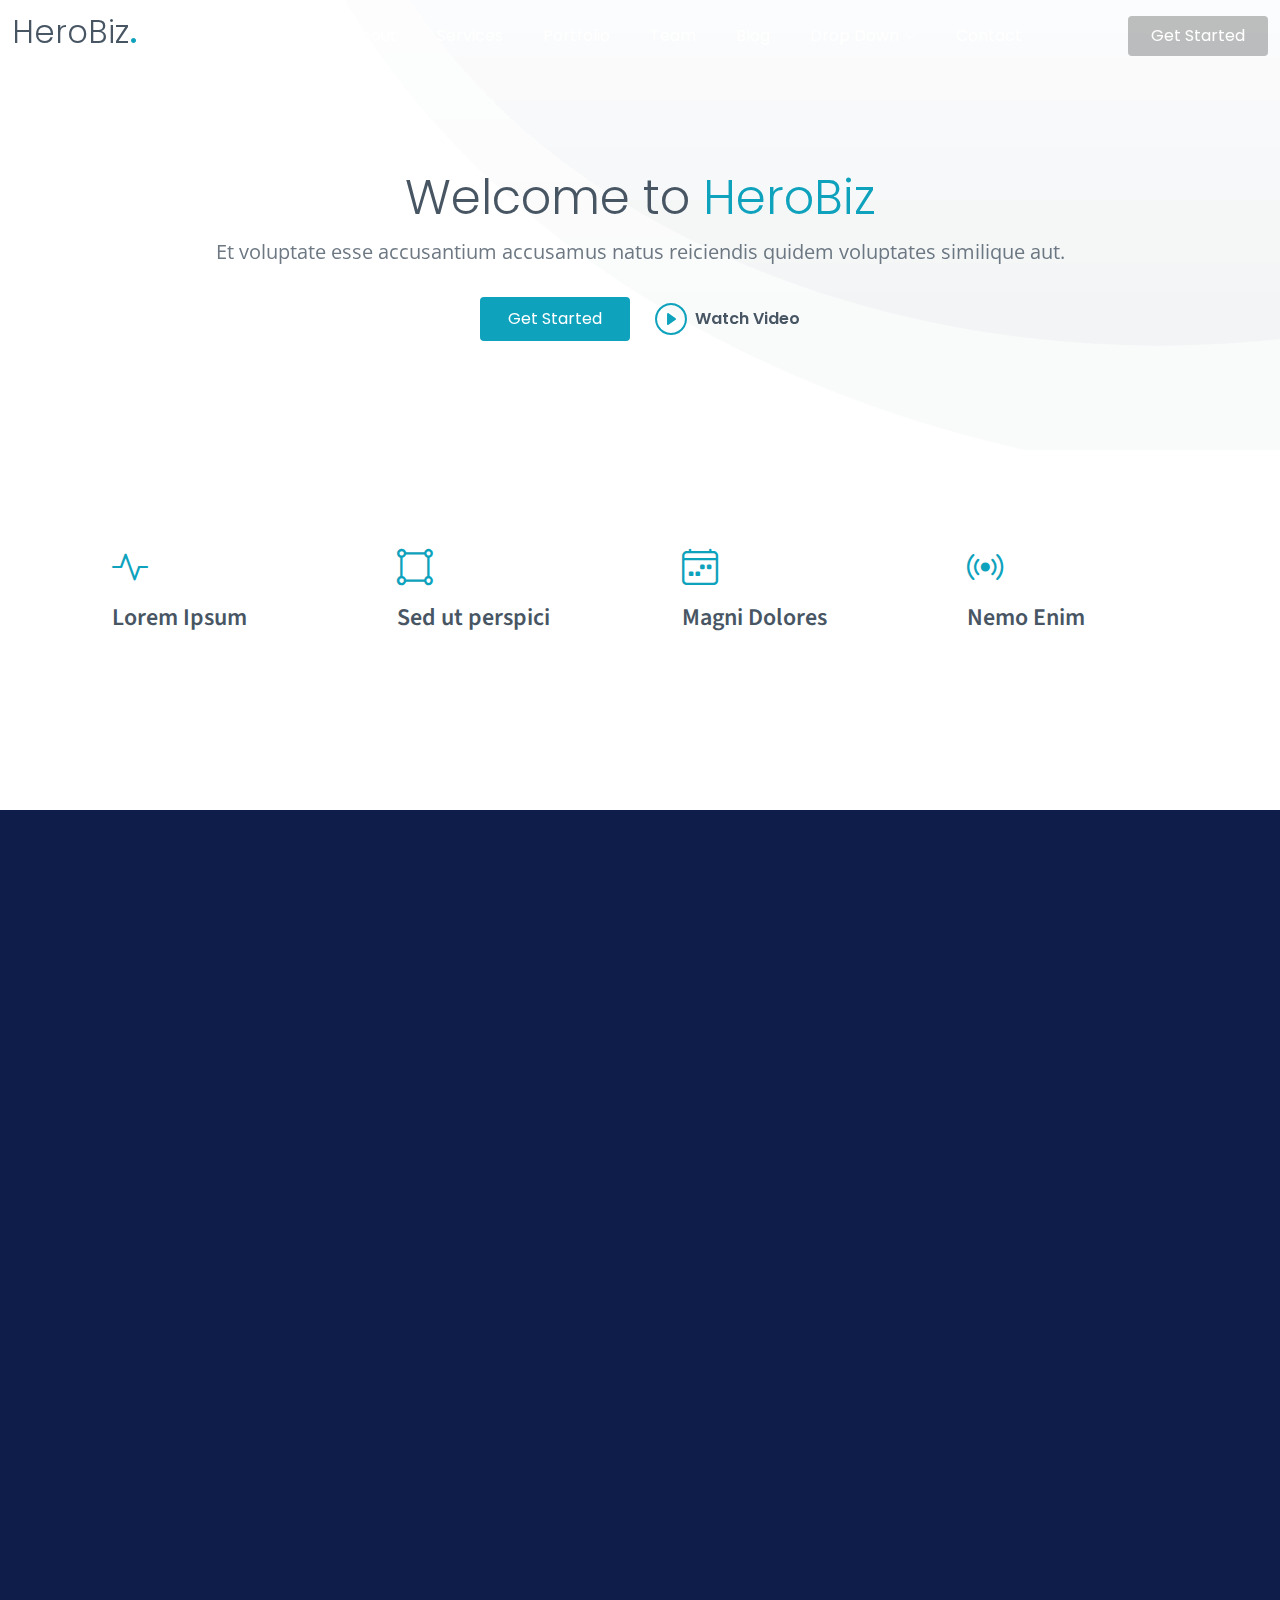
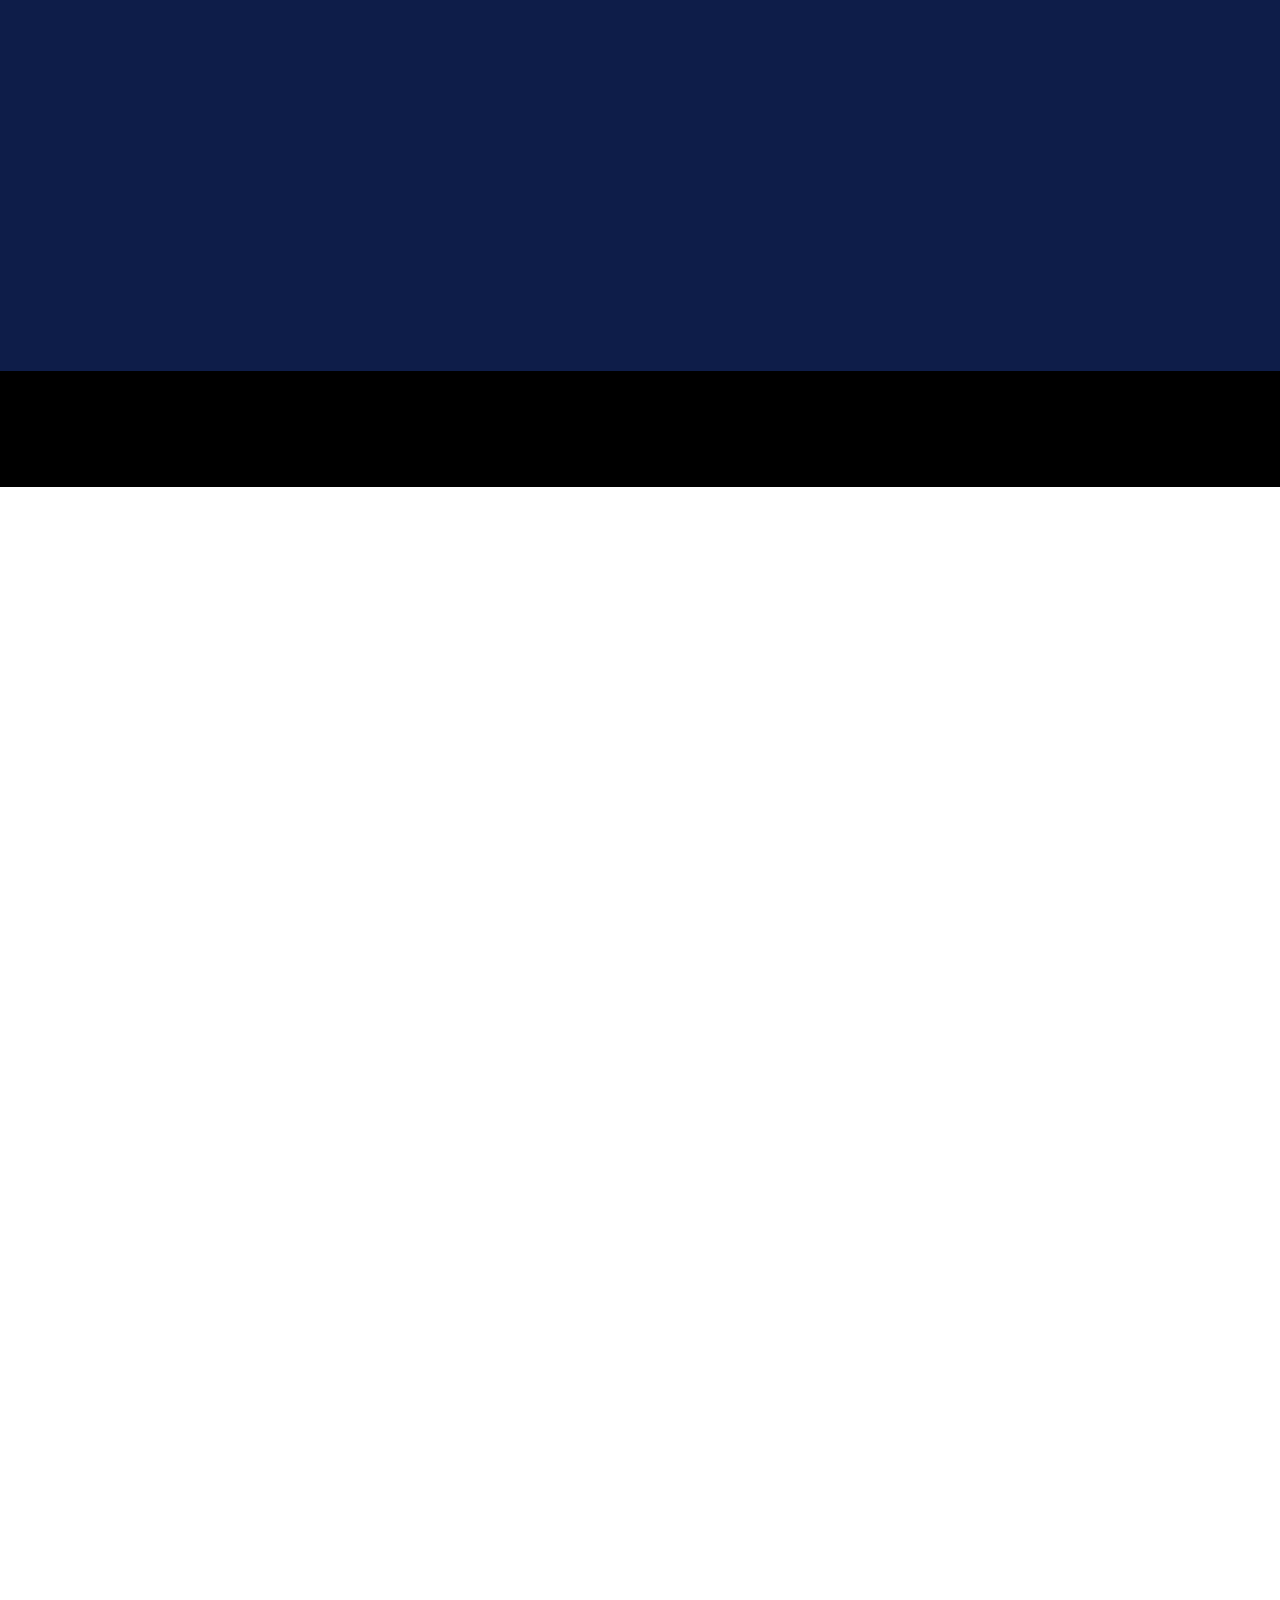
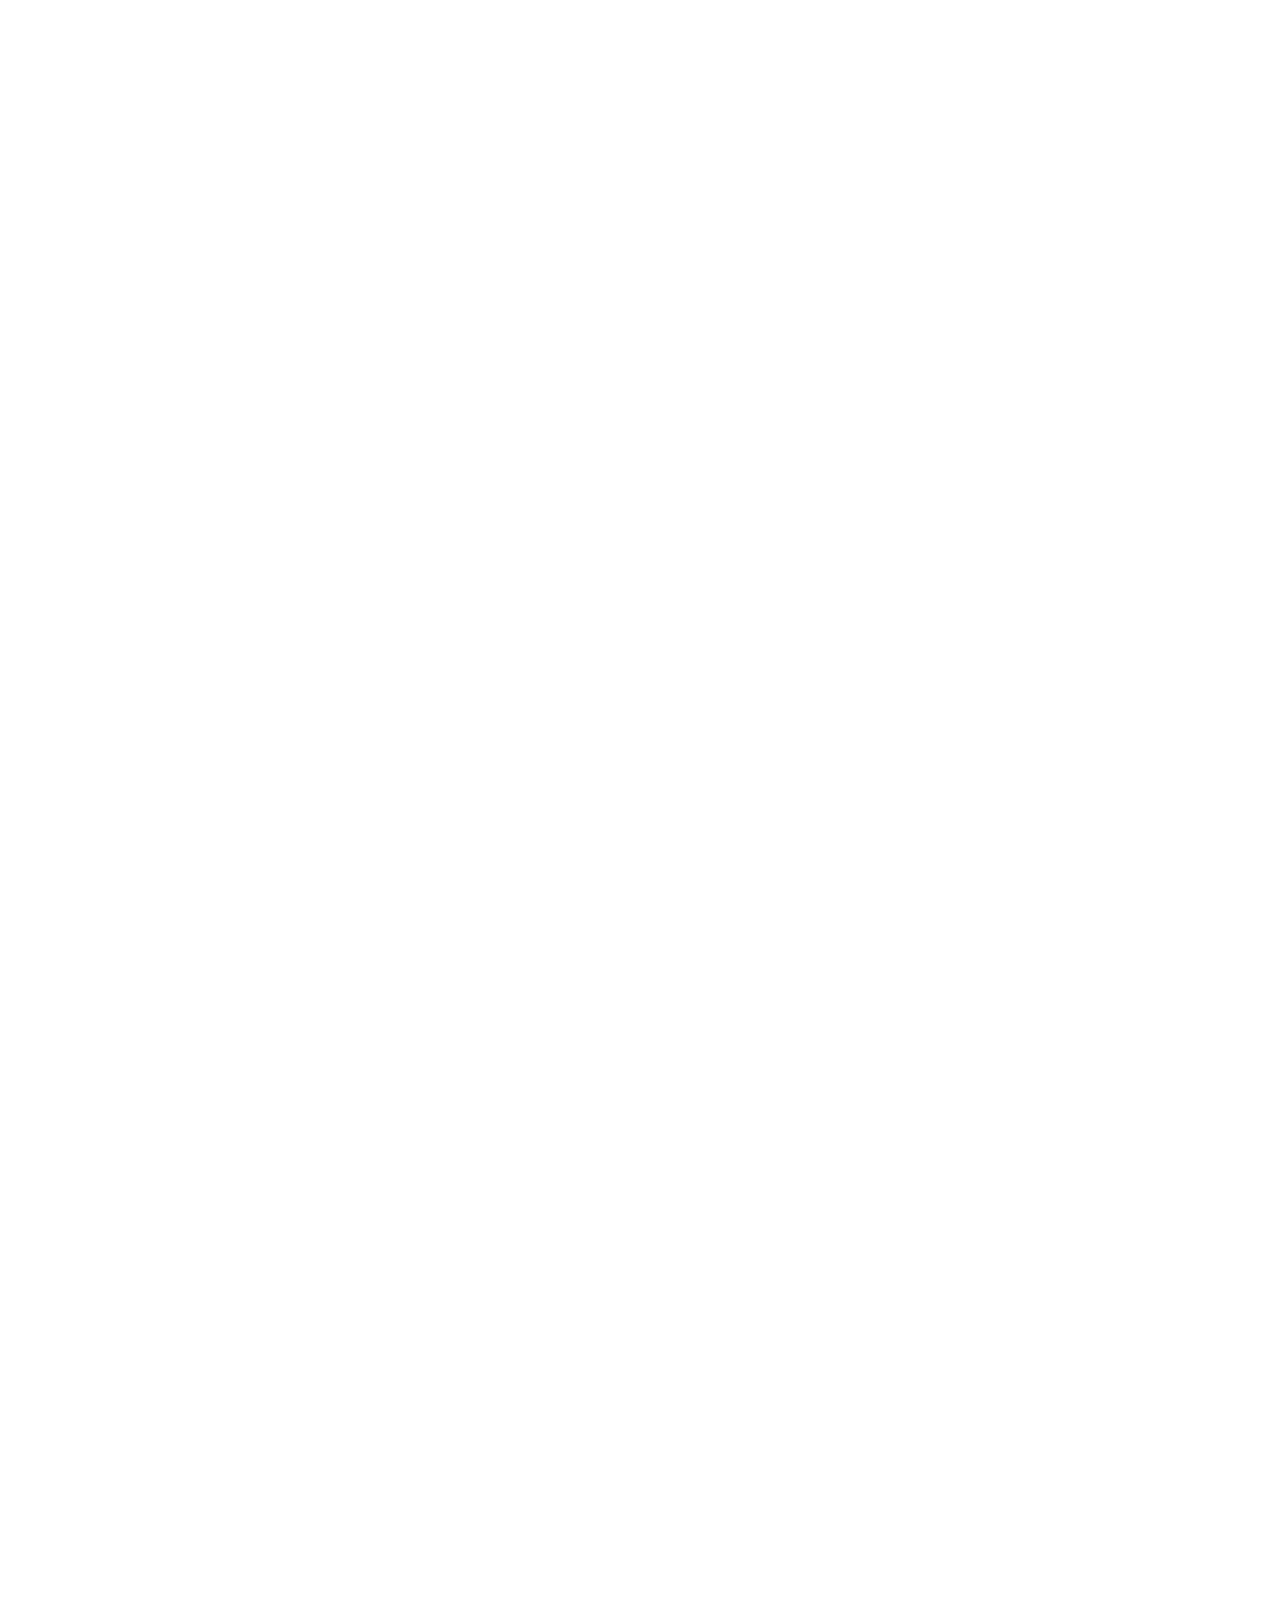
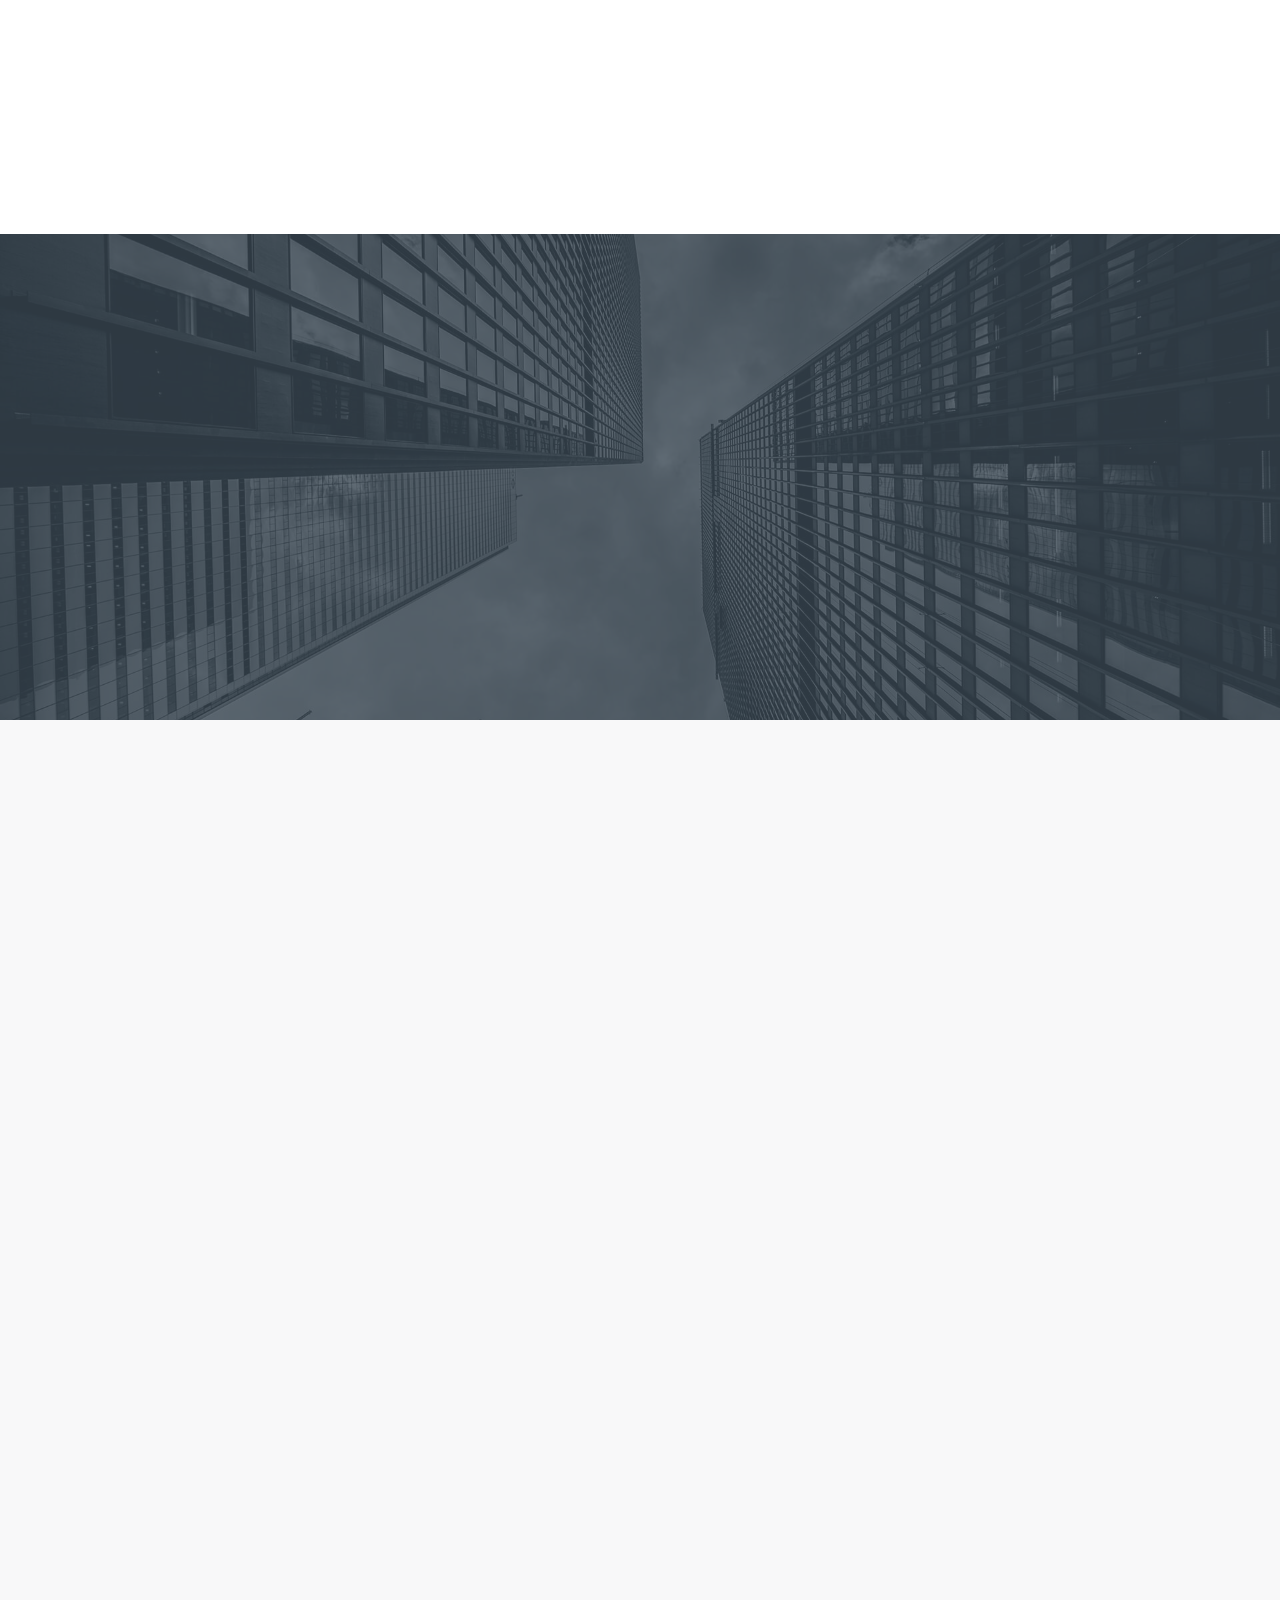
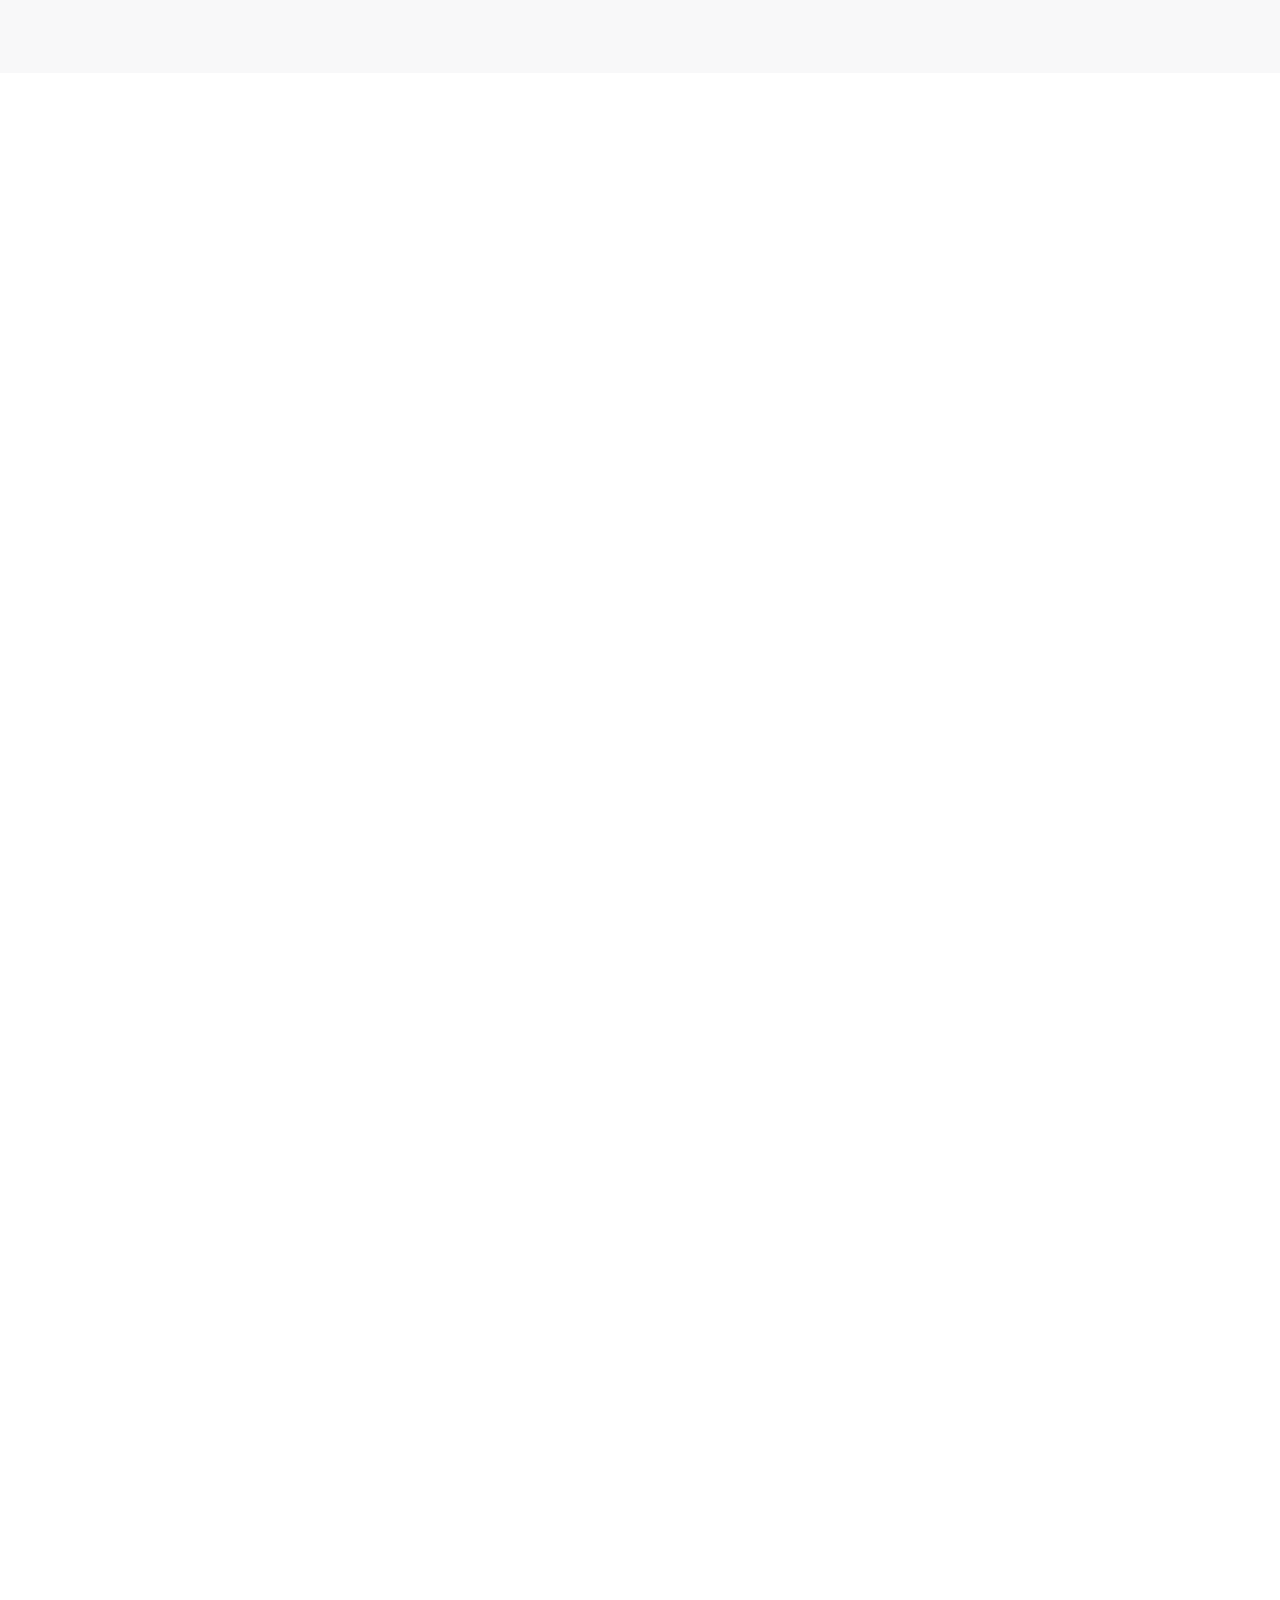
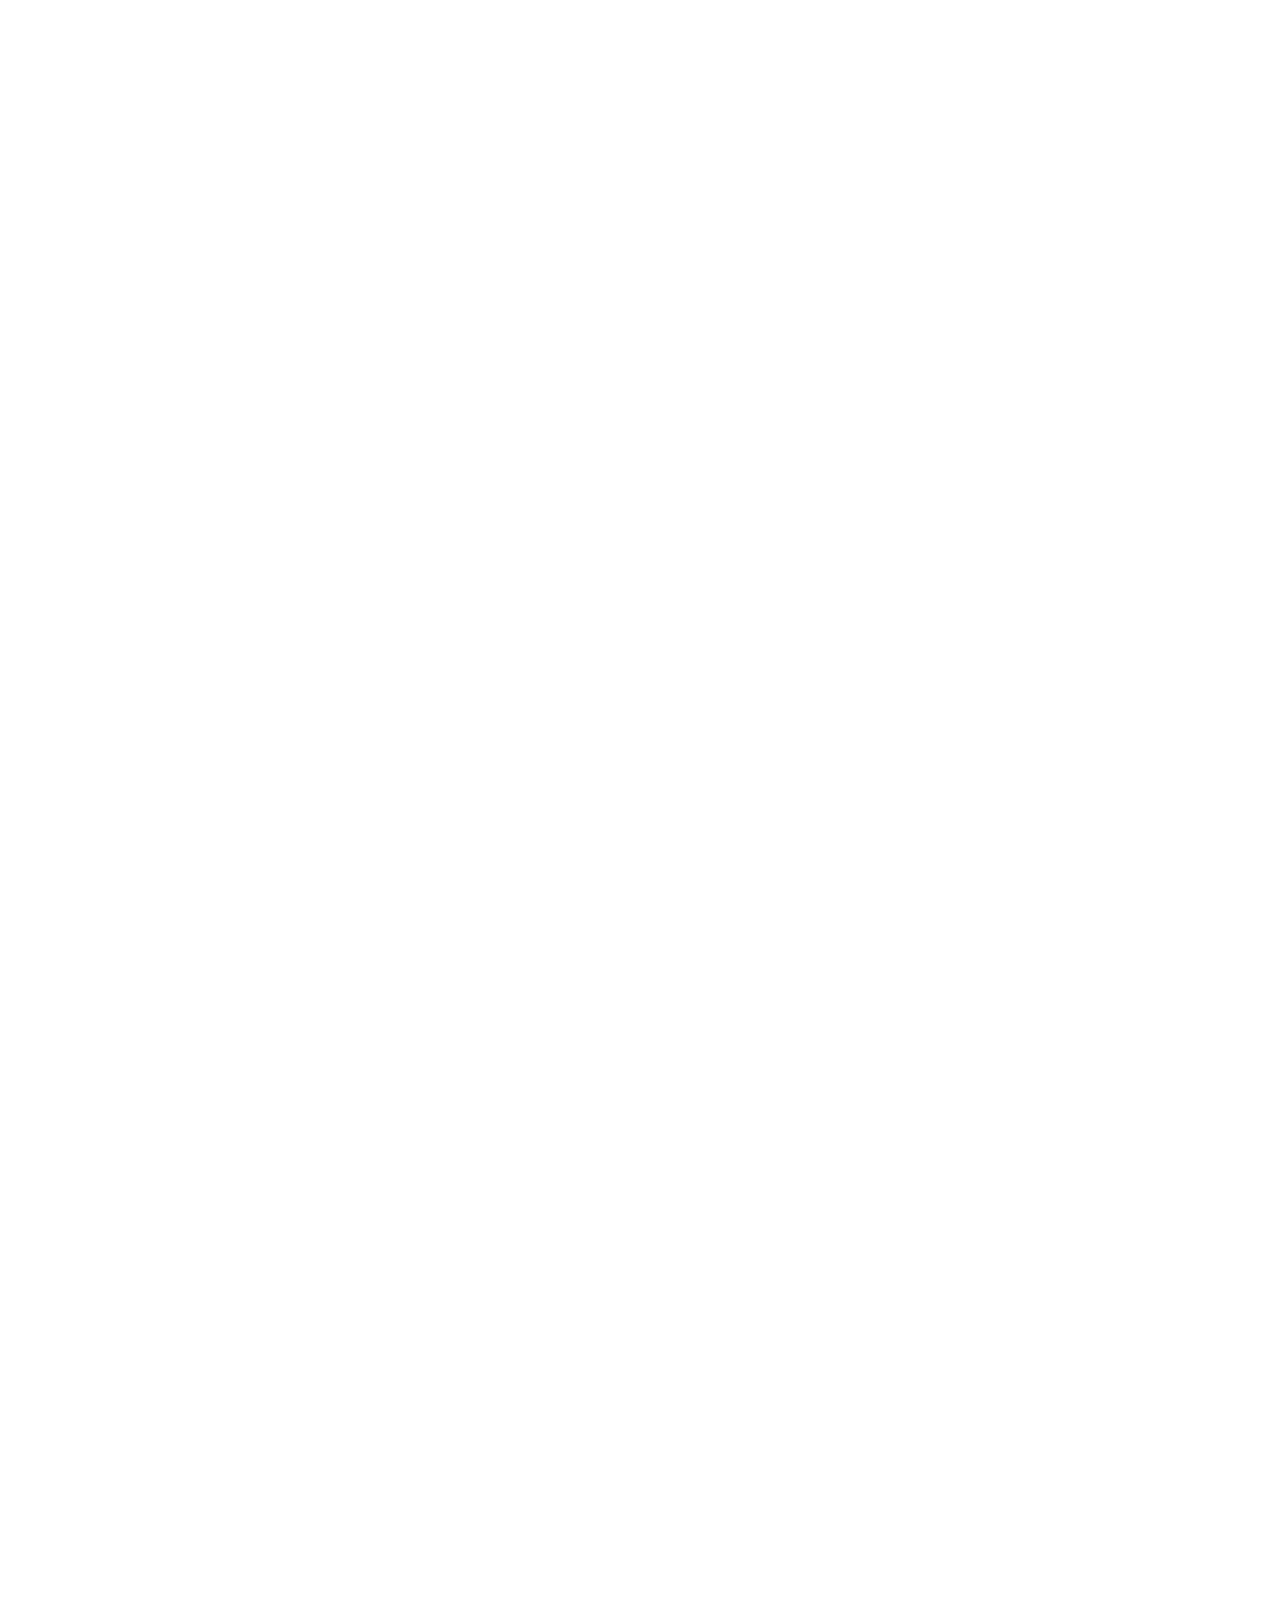
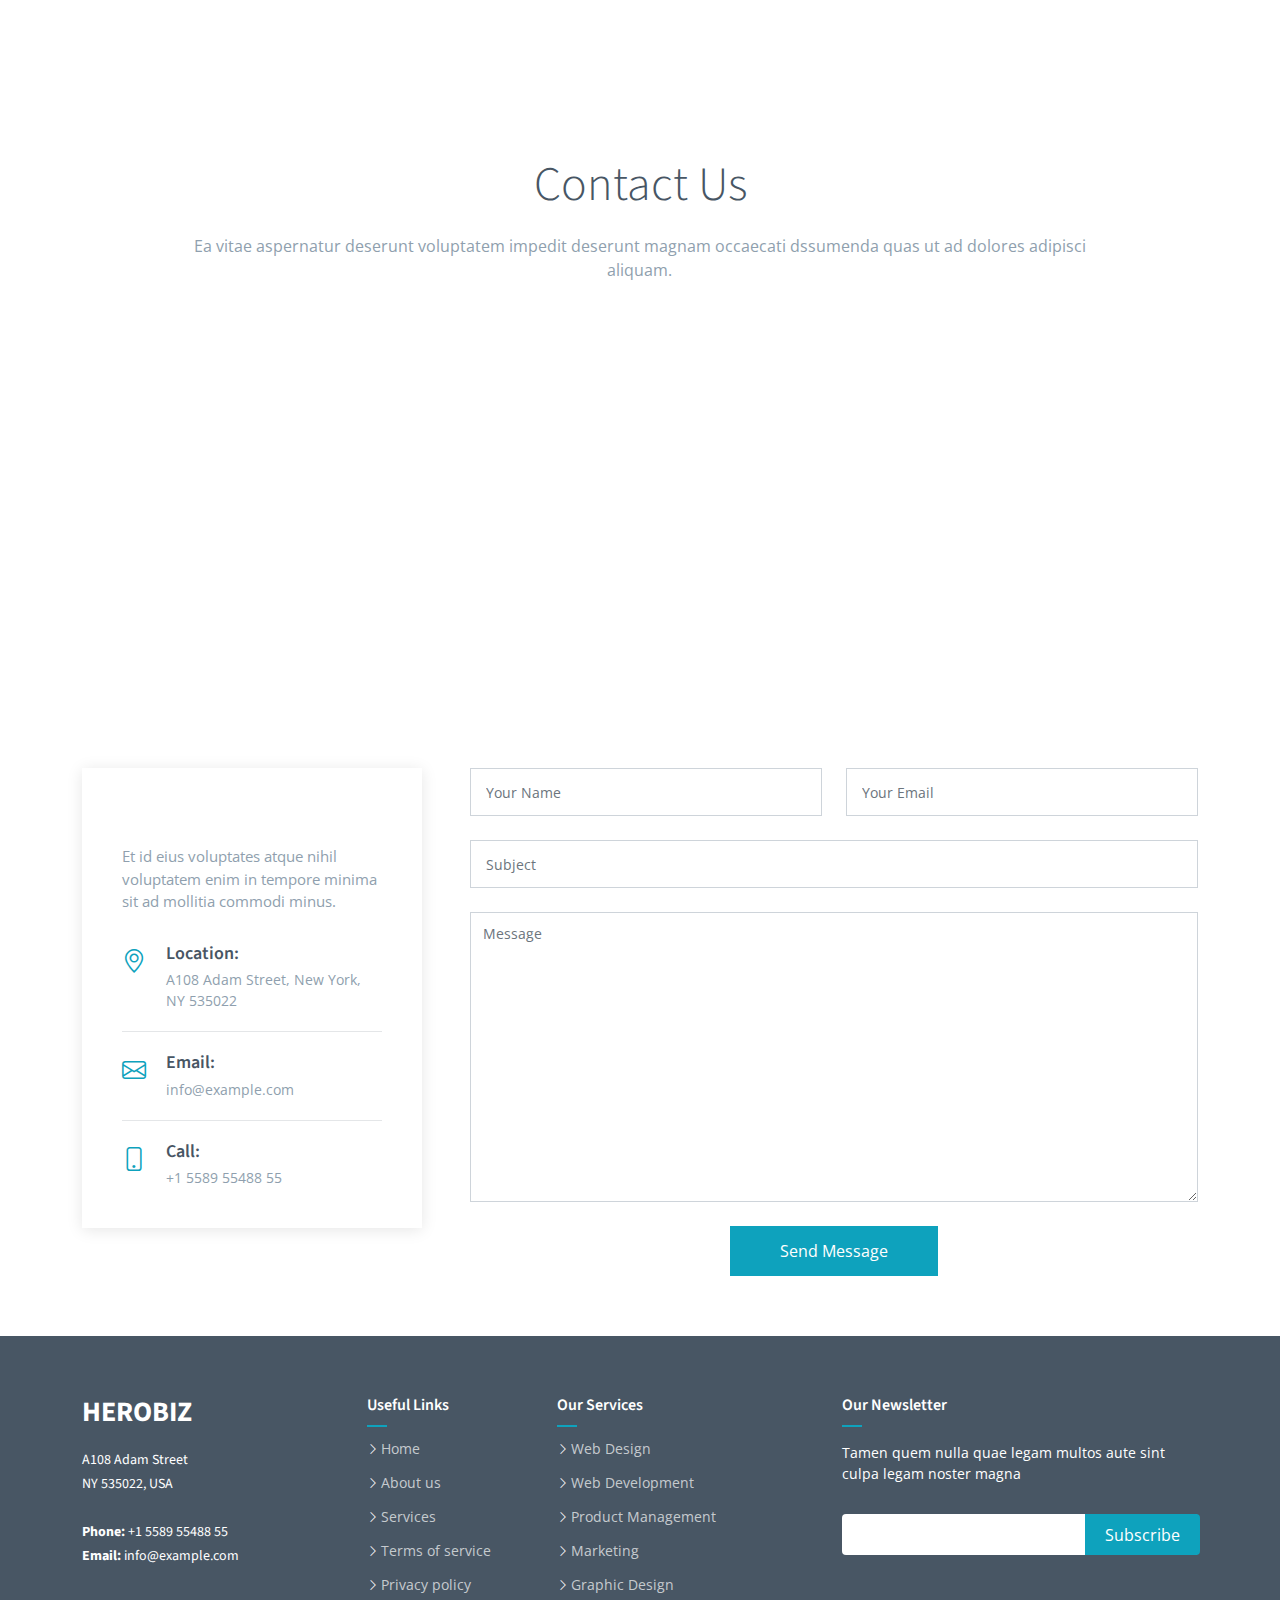
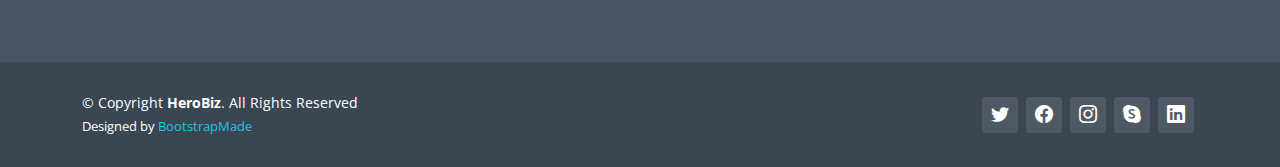
<file: index-4.html>
<!DOCTYPE html>
<html lang="en">

<head>
  <meta charset="utf-8">
  <meta content="width=device-width, initial-scale=1.0" name="viewport">

  <title>HeroBiz Bootstrap Template - Home 4</title>
  <meta content="" name="description">
  <meta content="" name="keywords">

  <!-- Favicons -->
  <link href="assets/img/favicon.png" rel="icon">
  <link href="assets/img/apple-touch-icon.png" rel="apple-touch-icon">

  <!-- Google Fonts -->
  <link rel="preconnect" href="https://fonts.googleapis.com">
  <link rel="preconnect" href="https://fonts.gstatic.com" crossorigin>
  <link href="https://fonts.googleapis.com/css2?family=Open+Sans:ital,wght@0,300;0,400;0,500;0,600;0,700;1,300;1,400;1,500;1,600;1,700&family=Poppins:ital,wght@0,300;0,400;0,500;0,600;0,700;1,300;1,400;1,500;1,600;1,700&family=Source+Sans+Pro:ital,wght@0,300;0,400;0,600;0,700;1,300;1,400;1,600;1,700&display=swap" rel="stylesheet">

  <!-- Vendor CSS Files -->
  <link href="assets/vendor/bootstrap/css/bootstrap.min.css" rel="stylesheet">
  <link href="assets/vendor/bootstrap-icons/bootstrap-icons.css" rel="stylesheet">
  <link href="assets/vendor/aos/aos.css" rel="stylesheet">
  <link href="assets/vendor/glightbox/css/glightbox.min.css" rel="stylesheet">
  <link href="assets/vendor/swiper/swiper-bundle.min.css" rel="stylesheet">

  <!-- Variables CSS Files. Uncomment your preferred color scheme -->
  <link href="assets/css/variables.css" rel="stylesheet">
  <!-- <link href="assets/css/variables-blue.css" rel="stylesheet"> -->
  <!-- <link href="assets/css/variables-green.css" rel="stylesheet"> -->
  <!-- <link href="assets/css/variables-orange.css" rel="stylesheet"> -->
  <!-- <link href="assets/css/variables-purple.css" rel="stylesheet"> -->
  <!-- <link href="assets/css/variables-red.css" rel="stylesheet"> -->
  <!-- <link href="assets/css/variables-pink.css" rel="stylesheet"> -->

  <!-- Template Main CSS File -->
  <link href="assets/css/main.css" rel="stylesheet">

  <!-- =======================================================
  * Template Name: HeroBiz - v2.0.0
  * Template URL: https://bootstrapmade.com/herobiz-bootstrap-business-template/
  * Author: BootstrapMade.com
  * License: https://bootstrapmade.com/license/
  ======================================================== -->
</head>

<body>

  <!-- ======= Header ======= -->
  <header id="header" class="header fixed-top" data-scrollto-offset="0">
    <div class="container-fluid d-flex align-items-center justify-content-between">

      <a href="index.html" class="logo d-flex align-items-center scrollto me-auto me-lg-0">
        <!-- Uncomment the line below if you also wish to use an image logo -->
        <!-- <img src="assets/img/logo.png" alt=""> -->
        <h1>HeroBiz<span>.</span></h1>
      </a>

      <nav id="navbar" class="navbar">
        <ul>

          <li class="dropdown"><a href="#"><span>Home</span> <i class="bi bi-chevron-down dropdown-indicator"></i></a>
            <ul>
              <li><a href="index.html">Home 1 - index.html</a></li>
              <li><a href="index-2.html">Home 2 - index-2.html</a></li>
              <li><a href="index-3.html">Home 3 - index-3.html</a></li>
              <li><a href="index-4.html" class="active">Home 4 - index-4.html</a></li>
            </ul>
          </li>

          <li><a class="nav-link scrollto" href="index.html#about">About</a></li>
          <li><a class="nav-link scrollto" href="index.html#services">Services</a></li>
          <li><a class="nav-link scrollto" href="index.html#portfolio">Portfolio</a></li>
          <li><a class="nav-link scrollto" href="index.html#team">Team</a></li>
          <li><a href="blog.html">Blog</a></li>
          <li class="dropdown"><a href="#"><span>Drop Down</span> <i class="bi bi-chevron-down dropdown-indicator"></i></a>
            <ul>
              <li><a href="#">Drop Down 1</a></li>
              <li class="dropdown"><a href="#"><span>Deep Drop Down</span> <i class="bi bi-chevron-down dropdown-indicator"></i></a>
                <ul>
                  <li><a href="#">Deep Drop Down 1</a></li>
                  <li><a href="#">Deep Drop Down 2</a></li>
                  <li><a href="#">Deep Drop Down 3</a></li>
                  <li><a href="#">Deep Drop Down 4</a></li>
                  <li><a href="#">Deep Drop Down 5</a></li>
                </ul>
              </li>
              <li><a href="#">Drop Down 2</a></li>
              <li><a href="#">Drop Down 3</a></li>
              <li><a href="#">Drop Down 4</a></li>
            </ul>
          </li>
          <li><a class="nav-link scrollto" href="index.html#contact">Contact</a></li>
        </ul>
        <i class="bi bi-list mobile-nav-toggle d-none"></i>
      </nav><!-- .navbar -->

      <a class="btn-getstarted scrollto" href="index.html#about">Get Started</a>

    </div>
  </header><!-- End Header -->

  <section id="hero-static" class="hero-static d-flex align-items-center">
    <div class="container d-flex flex-column justify-content-center align-items-center text-center position-relative" data-aos="zoom-out">
      <h2>Welcome to <span>HeroBiz</span></h2>
      <p>Et voluptate esse accusantium accusamus natus reiciendis quidem voluptates similique aut.</p>
      <div class="d-flex">
        <a href="#about" class="btn-get-started scrollto">Get Started</a>
        <a href="https://www.youtube.com/watch?v=LXb3EKWsInQ" class="glightbox btn-watch-video d-flex align-items-center"><i class="bi bi-play-circle"></i><span>Watch Video</span></a>
      </div>
    </div>
  </section>

  <main id="main">

    <!-- ======= Featured Services Section ======= -->
    <section id="featured-services" class="featured-services">
      <div class="container">

        <div class="row gy-4">

          <div class="col-xl-3 col-md-6 d-flex" data-aos="zoom-out">
            <div class="service-item position-relative">
              <div class="icon"><i class="bi bi-activity icon"></i></div>
              <h4><a href="" class="stretched-link">Lorem Ipsum</a></h4>
              <p>Voluptatum deleniti atque corrupti quos dolores et quas molestias excepturi</p>
            </div>
          </div><!-- End Service Item -->

          <div class="col-xl-3 col-md-6 d-flex" data-aos="zoom-out" data-aos-delay="200">
            <div class="service-item position-relative">
              <div class="icon"><i class="bi bi-bounding-box-circles icon"></i></div>
              <h4><a href="" class="stretched-link">Sed ut perspici</a></h4>
              <p>Duis aute irure dolor in reprehenderit in voluptate velit esse cillum dolore</p>
            </div>
          </div><!-- End Service Item -->

          <div class="col-xl-3 col-md-6 d-flex" data-aos="zoom-out" data-aos-delay="400">
            <div class="service-item position-relative">
              <div class="icon"><i class="bi bi-calendar4-week icon"></i></div>
              <h4><a href="" class="stretched-link">Magni Dolores</a></h4>
              <p>Excepteur sint occaecat cupidatat non proident, sunt in culpa qui officia</p>
            </div>
          </div><!-- End Service Item -->

          <div class="col-xl-3 col-md-6 d-flex" data-aos="zoom-out" data-aos-delay="600">
            <div class="service-item position-relative">
              <div class="icon"><i class="bi bi-broadcast icon"></i></div>
              <h4><a href="" class="stretched-link">Nemo Enim</a></h4>
              <p>At vero eos et accusamus et iusto odio dignissimos ducimus qui blanditiis</p>
            </div>
          </div><!-- End Service Item -->

        </div>

      </div>
    </section><!-- End Featured Services Section -->

    <!-- ======= About Section ======= -->
    <section id="about" class="about">
      <div class="container" data-aos="fade-up">

        <div class="section-header">
          <h2>About Us</h2>
          <p>Architecto nobis eos vel nam quidem vitae temporibus voluptates qui hic deserunt iusto omnis nam voluptas asperiores sequi tenetur dolores incidunt enim voluptatem magnam cumque fuga.</p>
        </div>

        <div class="row g-4 g-lg-5" data-aos="fade-up" data-aos-delay="200">

          <div class="col-lg-5">
            <div class="about-img">
              <img src="assets/img/about.jpg" class="img-fluid" alt="">
            </div>
          </div>

          <div class="col-lg-7">
            <h3 class="pt-0 pt-lg-5">Neque officiis dolore maiores et exercitationem quae est seda lidera pat claero</h3>

            <!-- Tabs -->
            <ul class="nav nav-pills mb-3">
              <li><a class="nav-link active" data-bs-toggle="pill" href="#tab1">Saepe fuga</a></li>
              <li><a class="nav-link" data-bs-toggle="pill" href="#tab2">Voluptates</a></li>
              <li><a class="nav-link" data-bs-toggle="pill" href="#tab3">Corrupti</a></li>
            </ul><!-- End Tabs -->

            <!-- Tab Content -->
            <div class="tab-content">

              <div class="tab-pane fade show active" id="tab1">

                <p class="fst-italic">Consequuntur inventore voluptates consequatur aut vel et. Eos doloribus expedita. Sapiente atque consequatur minima nihil quae aspernatur quo suscipit voluptatem.</p>

                <div class="d-flex align-items-center mt-4">
                  <i class="bi bi-check2"></i>
                  <h4>Repudiandae rerum velit modi et officia quasi facilis</h4>
                </div>
                <p>Laborum omnis voluptates voluptas qui sit aliquam blanditiis. Sapiente minima commodi dolorum non eveniet magni quaerat nemo et.</p>

                <div class="d-flex align-items-center mt-4">
                  <i class="bi bi-check2"></i>
                  <h4>Incidunt non veritatis illum ea ut nisi</h4>
                </div>
                <p>Non quod totam minus repellendus autem sint velit. Rerum debitis facere soluta tenetur. Iure molestiae assumenda sunt qui inventore eligendi voluptates nisi at. Dolorem quo tempora. Quia et perferendis.</p>

                <div class="d-flex align-items-center mt-4">
                  <i class="bi bi-check2"></i>
                  <h4>Omnis ab quia nemo dignissimos rem eum quos..</h4>
                </div>
                <p>Eius alias aut cupiditate. Dolor voluptates animi ut blanditiis quos nam. Magnam officia aut ut alias quo explicabo ullam esse. Sunt magnam et dolorem eaque magnam odit enim quaerat. Vero error error voluptatem eum.</p>

              </div><!-- End Tab 1 Content -->

              <div class="tab-pane fade show" id="tab2">

                <p class="fst-italic">Consequuntur inventore voluptates consequatur aut vel et. Eos doloribus expedita. Sapiente atque consequatur minima nihil quae aspernatur quo suscipit voluptatem.</p>

                <div class="d-flex align-items-center mt-4">
                  <i class="bi bi-check2"></i>
                  <h4>Repudiandae rerum velit modi et officia quasi facilis</h4>
                </div>
                <p>Laborum omnis voluptates voluptas qui sit aliquam blanditiis. Sapiente minima commodi dolorum non eveniet magni quaerat nemo et.</p>

                <div class="d-flex align-items-center mt-4">
                  <i class="bi bi-check2"></i>
                  <h4>Incidunt non veritatis illum ea ut nisi</h4>
                </div>
                <p>Non quod totam minus repellendus autem sint velit. Rerum debitis facere soluta tenetur. Iure molestiae assumenda sunt qui inventore eligendi voluptates nisi at. Dolorem quo tempora. Quia et perferendis.</p>

                <div class="d-flex align-items-center mt-4">
                  <i class="bi bi-check2"></i>
                  <h4>Omnis ab quia nemo dignissimos rem eum quos..</h4>
                </div>
                <p>Eius alias aut cupiditate. Dolor voluptates animi ut blanditiis quos nam. Magnam officia aut ut alias quo explicabo ullam esse. Sunt magnam et dolorem eaque magnam odit enim quaerat. Vero error error voluptatem eum.</p>

              </div><!-- End Tab 2 Content -->

              <div class="tab-pane fade show" id="tab3">

                <p class="fst-italic">Consequuntur inventore voluptates consequatur aut vel et. Eos doloribus expedita. Sapiente atque consequatur minima nihil quae aspernatur quo suscipit voluptatem.</p>

                <div class="d-flex align-items-center mt-4">
                  <i class="bi bi-check2"></i>
                  <h4>Repudiandae rerum velit modi et officia quasi facilis</h4>
                </div>
                <p>Laborum omnis voluptates voluptas qui sit aliquam blanditiis. Sapiente minima commodi dolorum non eveniet magni quaerat nemo et.</p>

                <div class="d-flex align-items-center mt-4">
                  <i class="bi bi-check2"></i>
                  <h4>Incidunt non veritatis illum ea ut nisi</h4>
                </div>
                <p>Non quod totam minus repellendus autem sint velit. Rerum debitis facere soluta tenetur. Iure molestiae assumenda sunt qui inventore eligendi voluptates nisi at. Dolorem quo tempora. Quia et perferendis.</p>

                <div class="d-flex align-items-center mt-4">
                  <i class="bi bi-check2"></i>
                  <h4>Omnis ab quia nemo dignissimos rem eum quos..</h4>
                </div>
                <p>Eius alias aut cupiditate. Dolor voluptates animi ut blanditiis quos nam. Magnam officia aut ut alias quo explicabo ullam esse. Sunt magnam et dolorem eaque magnam odit enim quaerat. Vero error error voluptatem eum.</p>

              </div><!-- End Tab 3 Content -->

            </div>

          </div>

        </div>

      </div>
    </section><!-- End About Section -->

    <!-- ======= Clients Section ======= -->
    <section id="clients" class="clients">
      <div class="container" data-aos="zoom-out">

        <div class="clients-slider swiper">
          <div class="swiper-wrapper align-items-center">
            <div class="swiper-slide"><img src="assets/img/clients/client-1.png" class="img-fluid" alt=""></div>
            <div class="swiper-slide"><img src="assets/img/clients/client-2.png" class="img-fluid" alt=""></div>
            <div class="swiper-slide"><img src="assets/img/clients/client-3.png" class="img-fluid" alt=""></div>
            <div class="swiper-slide"><img src="assets/img/clients/client-4.png" class="img-fluid" alt=""></div>
            <div class="swiper-slide"><img src="assets/img/clients/client-5.png" class="img-fluid" alt=""></div>
            <div class="swiper-slide"><img src="assets/img/clients/client-6.png" class="img-fluid" alt=""></div>
            <div class="swiper-slide"><img src="assets/img/clients/client-7.png" class="img-fluid" alt=""></div>
            <div class="swiper-slide"><img src="assets/img/clients/client-8.png" class="img-fluid" alt=""></div>
          </div>
        </div>

      </div>
    </section><!-- End Clients Section -->

    <!-- ======= Call To Action Section ======= -->
    <section id="cta" class="cta">
      <div class="container" data-aos="zoom-out">

        <div class="row g-5">

          <div class="col-lg-8 col-md-6 content d-flex flex-column justify-content-center order-last order-md-first">
            <h3>Alias sunt quas <em>Cupiditate</em> oluptas hic minima</h3>
            <p> Duis aute irure dolor in reprehenderit in voluptate velit esse cillum dolore eu fugiat nulla pariatur. Excepteur sint occaecat cupidatat non proident, sunt in culpa qui officia deserunt mollit anim id est laborum.</p>
            <a class="cta-btn align-self-start" href="#">Call To Action</a>
          </div>

          <div class="col-lg-4 col-md-6 order-first order-md-last d-flex align-items-center">
            <div class="img">
              <img src="assets/img/cta.jpg" alt="" class="img-fluid">
            </div>
          </div>

        </div>

      </div>
    </section><!-- End Call To Action Section -->

    <!-- ======= On Focus Section ======= -->
    <section id="onfocus" class="onfocus">
      <div class="container-fluid p-0" data-aos="fade-up">

        <div class="row g-0">
          <div class="col-lg-6 video-play position-relative">
            <a href="https://www.youtube.com/watch?v=LXb3EKWsInQ" class="glightbox play-btn"></a>
          </div>
          <div class="col-lg-6">
            <div class="content d-flex flex-column justify-content-center h-100">
              <h3>Voluptatem dignissimos provident quasi corporis</h3>
              <p class="fst-italic">
                Lorem ipsum dolor sit amet, consectetur adipiscing elit, sed do eiusmod tempor incididunt ut labore et dolore
                magna aliqua.
              </p>
              <ul>
                <li><i class="bi bi-check-circle"></i> Ullamco laboris nisi ut aliquip ex ea commodo consequat.</li>
                <li><i class="bi bi-check-circle"></i> Duis aute irure dolor in reprehenderit in voluptate velit.</li>
                <li><i class="bi bi-check-circle"></i> Ullamco laboris nisi ut aliquip ex ea commodo consequat. Duis aute irure dolor in reprehenderit in voluptate trideta storacalaperda mastiro dolore eu fugiat nulla pariatur.</li>
              </ul>
              <a href="#" class="read-more align-self-start"><span>Read More</span><i class="bi bi-arrow-right"></i></a>
            </div>
          </div>
        </div>

      </div>
    </section><!-- End On Focus Section -->

    <!-- ======= Features Section ======= -->
    <section id="features" class="features">
      <div class="container" data-aos="fade-up">

        <ul class="nav nav-tabs row gy-4 d-flex">

          <li class="nav-item col-6 col-md-4 col-lg-2">
            <a class="nav-link active show" data-bs-toggle="tab" data-bs-target="#tab-1">
              <i class="bi bi-binoculars color-cyan"></i>
              <h4>Modinest</h4>
            </a>
          </li><!-- End Tab 1 Nav -->

          <li class="nav-item col-6 col-md-4 col-lg-2">
            <a class="nav-link" data-bs-toggle="tab" data-bs-target="#tab-2">
              <i class="bi bi-box-seam color-indigo"></i>
              <h4>Undaesenti</h4>
            </a>
          </li><!-- End Tab 2 Nav -->

          <li class="nav-item col-6 col-md-4 col-lg-2">
            <a class="nav-link" data-bs-toggle="tab" data-bs-target="#tab-3">
              <i class="bi bi-brightness-high color-teal"></i>
              <h4>Pariatur</h4>
            </a>
          </li><!-- End Tab 3 Nav -->

          <li class="nav-item col-6 col-md-4 col-lg-2">
            <a class="nav-link" data-bs-toggle="tab" data-bs-target="#tab-4">
              <i class="bi bi-command color-red"></i>
              <h4>Nostrum</h4>
            </a>
          </li><!-- End Tab 4 Nav -->

          <li class="nav-item col-6 col-md-4 col-lg-2">
            <a class="nav-link" data-bs-toggle="tab" data-bs-target="#tab-5">
              <i class="bi bi-easel color-blue"></i>
              <h4>Adipiscing</h4>
            </a>
          </li><!-- End Tab 5 Nav -->

          <li class="nav-item col-6 col-md-4 col-lg-2">
            <a class="nav-link" data-bs-toggle="tab" data-bs-target="#tab-6">
              <i class="bi bi-map color-orange"></i>
              <h4>Reprehit</h4>
            </a>
          </li><!-- End Tab 6 Nav -->

        </ul>

        <div class="tab-content">

          <div class="tab-pane active show" id="tab-1">
            <div class="row gy-4">
              <div class="col-lg-8 order-2 order-lg-1" data-aos="fade-up" data-aos-delay="100">
                <h3>Modinest</h3>
                <p class="fst-italic">
                  Lorem ipsum dolor sit amet, consectetur adipiscing elit, sed do eiusmod tempor incididunt ut labore et dolore
                  magna aliqua.
                </p>
                <ul>
                  <li><i class="bi bi-check-circle-fill"></i> Ullamco laboris nisi ut aliquip ex ea commodo consequat.</li>
                  <li><i class="bi bi-check-circle-fill"></i> Duis aute irure dolor in reprehenderit in voluptate velit.</li>
                  <li><i class="bi bi-check-circle-fill"></i> Ullamco laboris nisi ut aliquip ex ea commodo consequat. Duis aute irure dolor in reprehenderit in voluptate trideta storacalaperda mastiro dolore eu fugiat nulla pariatur.</li>
                </ul>
                <p>
                  Ullamco laboris nisi ut aliquip ex ea commodo consequat. Duis aute irure dolor in reprehenderit in voluptate
                  velit esse cillum dolore eu fugiat nulla pariatur. Excepteur sint occaecat cupidatat non proident, sunt in
                  culpa qui officia deserunt mollit anim id est laborum
                </p>
              </div>
              <div class="col-lg-4 order-1 order-lg-2 text-center" data-aos="fade-up" data-aos-delay="200">
                <img src="assets/img/features-1.svg" alt="" class="img-fluid">
              </div>
            </div>
          </div><!-- End Tab Content 1 -->

          <div class="tab-pane" id="tab-2">
            <div class="row gy-4">
              <div class="col-lg-8 order-2 order-lg-1">
                <h3>Undaesenti</h3>
                <p>
                  Ullamco laboris nisi ut aliquip ex ea commodo consequat. Duis aute irure dolor in reprehenderit in voluptate
                  velit esse cillum dolore eu fugiat nulla pariatur. Excepteur sint occaecat cupidatat non proident, sunt in
                  culpa qui officia deserunt mollit anim id est laborum
                </p>
                <p class="fst-italic">
                  Lorem ipsum dolor sit amet, consectetur adipiscing elit, sed do eiusmod tempor incididunt ut labore et dolore
                  magna aliqua.
                </p>
                <ul>
                  <li><i class="bi bi-check-circle-fill"></i> Ullamco laboris nisi ut aliquip ex ea commodo consequat.</li>
                  <li><i class="bi bi-check-circle-fill"></i> Duis aute irure dolor in reprehenderit in voluptate velit.</li>
                  <li><i class="bi bi-check-circle-fill"></i> Provident mollitia neque rerum asperiores dolores quos qui a. Ipsum neque dolor voluptate nisi sed.</li>
                  <li><i class="bi bi-check-circle-fill"></i> Ullamco laboris nisi ut aliquip ex ea commodo consequat. Duis aute irure dolor in reprehenderit in voluptate trideta storacalaperda mastiro dolore eu fugiat nulla pariatur.</li>
                </ul>
              </div>
              <div class="col-lg-4 order-1 order-lg-2 text-center">
                <img src="assets/img/features-2.svg" alt="" class="img-fluid">
              </div>
            </div>
          </div><!-- End Tab Content 2 -->

          <div class="tab-pane" id="tab-3">
            <div class="row gy-4">
              <div class="col-lg-8 order-2 order-lg-1">
                <h3>Pariatur</h3>
                <p>
                  Ullamco laboris nisi ut aliquip ex ea commodo consequat. Duis aute irure dolor in reprehenderit in voluptate
                  velit esse cillum dolore eu fugiat nulla pariatur. Excepteur sint occaecat cupidatat non proident, sunt in
                  culpa qui officia deserunt mollit anim id est laborum
                </p>
                <ul>
                  <li><i class="bi bi-check-circle-fill"></i> Ullamco laboris nisi ut aliquip ex ea commodo consequat.</li>
                  <li><i class="bi bi-check-circle-fill"></i> Duis aute irure dolor in reprehenderit in voluptate velit.</li>
                  <li><i class="bi bi-check-circle-fill"></i> Provident mollitia neque rerum asperiores dolores quos qui a. Ipsum neque dolor voluptate nisi sed.</li>
                </ul>
                <p class="fst-italic">
                  Lorem ipsum dolor sit amet, consectetur adipiscing elit, sed do eiusmod tempor incididunt ut labore et dolore
                  magna aliqua.
                </p>
              </div>
              <div class="col-lg-4 order-1 order-lg-2 text-center">
                <img src="assets/img/features-3.svg" alt="" class="img-fluid">
              </div>
            </div>
          </div><!-- End Tab Content 3 -->

          <div class="tab-pane" id="tab-4">
            <div class="row gy-4">
              <div class="col-lg-8 order-2 order-lg-1">
                <h3>Nostrum</h3>
                <p>
                  Ullamco laboris nisi ut aliquip ex ea commodo consequat. Duis aute irure dolor in reprehenderit in voluptate
                  velit esse cillum dolore eu fugiat nulla pariatur. Excepteur sint occaecat cupidatat non proident, sunt in
                  culpa qui officia deserunt mollit anim id est laborum
                </p>
                <p class="fst-italic">
                  Lorem ipsum dolor sit amet, consectetur adipiscing elit, sed do eiusmod tempor incididunt ut labore et dolore
                  magna aliqua.
                </p>
                <ul>
                  <li><i class="bi bi-check-circle-fill"></i> Ullamco laboris nisi ut aliquip ex ea commodo consequat.</li>
                  <li><i class="bi bi-check-circle-fill"></i> Duis aute irure dolor in reprehenderit in voluptate velit.</li>
                  <li><i class="bi bi-check-circle-fill"></i> Ullamco laboris nisi ut aliquip ex ea commodo consequat. Duis aute irure dolor in reprehenderit in voluptate trideta storacalaperda mastiro dolore eu fugiat nulla pariatur.</li>
                </ul>
              </div>
              <div class="col-lg-4 order-1 order-lg-2 text-center">
                <img src="assets/img/features-4.svg" alt="" class="img-fluid">
              </div>
            </div>
          </div><!-- End Tab Content 4 -->

          <div class="tab-pane" id="tab-5">
            <div class="row gy-4">
              <div class="col-lg-8 order-2 order-lg-1">
                <h3>Adipiscing</h3>
                <p>
                  Ullamco laboris nisi ut aliquip ex ea commodo consequat. Duis aute irure dolor in reprehenderit in voluptate
                  velit esse cillum dolore eu fugiat nulla pariatur. Excepteur sint occaecat cupidatat non proident, sunt in
                  culpa qui officia deserunt mollit anim id est laborum
                </p>
                <p class="fst-italic">
                  Lorem ipsum dolor sit amet, consectetur adipiscing elit, sed do eiusmod tempor incididunt ut labore et dolore
                  magna aliqua.
                </p>
                <ul>
                  <li><i class="bi bi-check-circle-fill"></i> Ullamco laboris nisi ut aliquip ex ea commodo consequat.</li>
                  <li><i class="bi bi-check-circle-fill"></i> Duis aute irure dolor in reprehenderit in voluptate velit.</li>
                  <li><i class="bi bi-check-circle-fill"></i> Ullamco laboris nisi ut aliquip ex ea commodo consequat. Duis aute irure dolor in reprehenderit in voluptate trideta storacalaperda mastiro dolore eu fugiat nulla pariatur.</li>
                </ul>
              </div>
              <div class="col-lg-4 order-1 order-lg-2 text-center">
                <img src="assets/img/features-5.svg" alt="" class="img-fluid">
              </div>
            </div>
          </div><!-- End Tab Content 5 -->

          <div class="tab-pane" id="tab-6">
            <div class="row gy-4">
              <div class="col-lg-8 order-2 order-lg-1">
                <h3>Reprehit</h3>
                <p>
                  Ullamco laboris nisi ut aliquip ex ea commodo consequat. Duis aute irure dolor in reprehenderit in voluptate
                  velit esse cillum dolore eu fugiat nulla pariatur. Excepteur sint occaecat cupidatat non proident, sunt in
                  culpa qui officia deserunt mollit anim id est laborum
                </p>
                <p class="fst-italic">
                  Lorem ipsum dolor sit amet, consectetur adipiscing elit, sed do eiusmod tempor incididunt ut labore et dolore
                  magna aliqua.
                </p>
                <ul>
                  <li><i class="bi bi-check-circle-fill"></i> Ullamco laboris nisi ut aliquip ex ea commodo consequat.</li>
                  <li><i class="bi bi-check-circle-fill"></i> Duis aute irure dolor in reprehenderit in voluptate velit.</li>
                  <li><i class="bi bi-check-circle-fill"></i> Ullamco laboris nisi ut aliquip ex ea commodo consequat. Duis aute irure dolor in reprehenderit in voluptate trideta storacalaperda mastiro dolore eu fugiat nulla pariatur.</li>
                </ul>
              </div>
              <div class="col-lg-4 order-1 order-lg-2 text-center">
                <img src="assets/img/features-6.svg" alt="" class="img-fluid">
              </div>
            </div>
          </div><!-- End Tab Content 6 -->

        </div>

      </div>
    </section><!-- End Features Section -->

    <!-- ======= Services Section ======= -->
    <section id="services" class="services">
      <div class="container" data-aos="fade-up">

        <div class="section-header">
          <h2>Our Services</h2>
          <p>Ea vitae aspernatur deserunt voluptatem impedit deserunt magnam occaecati dssumenda quas ut ad dolores adipisci aliquam.</p>
        </div>

        <div class="row gy-5">

          <div class="col-xl-4 col-md-6" data-aos="zoom-in" data-aos-delay="200">
            <div class="service-item">
              <div class="img">
                <img src="assets/img/services-1.jpg" class="img-fluid" alt="">
              </div>
              <div class="details position-relative">
                <div class="icon">
                  <i class="bi bi-activity"></i>
                </div>
                <a href="#" class="stretched-link">
                  <h3>Nesciunt Mete</h3>
                </a>
                <p>Provident nihil minus qui consequatur non omnis maiores. Eos accusantium minus dolores iure perferendis.</p>
              </div>
            </div>
          </div><!-- End Service Item -->

          <div class="col-xl-4 col-md-6" data-aos="zoom-in" data-aos-delay="300">
            <div class="service-item">
              <div class="img">
                <img src="assets/img/services-2.jpg" class="img-fluid" alt="">
              </div>
              <div class="details position-relative">
                <div class="icon">
                  <i class="bi bi-broadcast"></i>
                </div>
                <a href="#" class="stretched-link">
                  <h3>Eosle Commodi</h3>
                </a>
                <p>Ut autem aut autem non a. Sint sint sit facilis nam iusto sint. Libero corrupti neque eum hic non ut nesciunt dolorem.</p>
              </div>
            </div>
          </div><!-- End Service Item -->

          <div class="col-xl-4 col-md-6" data-aos="zoom-in" data-aos-delay="400">
            <div class="service-item">
              <div class="img">
                <img src="assets/img/services-3.jpg" class="img-fluid" alt="">
              </div>
              <div class="details position-relative">
                <div class="icon">
                  <i class="bi bi-easel"></i>
                </div>
                <a href="#" class="stretched-link">
                  <h3>Ledo Markt</h3>
                </a>
                <p>Ut excepturi voluptatem nisi sed. Quidem fuga consequatur. Minus ea aut. Vel qui id voluptas adipisci eos earum corrupti.</p>
              </div>
            </div>
          </div><!-- End Service Item -->

          <div class="col-xl-4 col-md-6" data-aos="zoom-in" data-aos-delay="500">
            <div class="service-item">
              <div class="img">
                <img src="assets/img/services-4.jpg" class="img-fluid" alt="">
              </div>
              <div class="details position-relative">
                <div class="icon">
                  <i class="bi bi-bounding-box-circles"></i>
                </div>
                <a href="#" class="stretched-link">
                  <h3>Asperiores Commodit</h3>
                </a>
                <p>Non et temporibus minus omnis sed dolor esse consequatur. Cupiditate sed error ea fuga sit provident adipisci neque.</p>
                <a href="#" class="stretched-link"></a>
              </div>
            </div>
          </div><!-- End Service Item -->

          <div class="col-xl-4 col-md-6" data-aos="zoom-in" data-aos-delay="600">
            <div class="service-item">
              <div class="img">
                <img src="assets/img/services-5.jpg" class="img-fluid" alt="">
              </div>
              <div class="details position-relative">
                <div class="icon">
                  <i class="bi bi-calendar4-week"></i>
                </div>
                <a href="#" class="stretched-link">
                  <h3>Velit Doloremque</h3>
                </a>
                <p>Cumque et suscipit saepe. Est maiores autem enim facilis ut aut ipsam corporis aut. Sed animi at autem alias eius labore.</p>
                <a href="#" class="stretched-link"></a>
              </div>
            </div>
          </div><!-- End Service Item -->

          <div class="col-xl-4 col-md-6" data-aos="zoom-in" data-aos-delay="700">
            <div class="service-item">
              <div class="img">
                <img src="assets/img/services-6.jpg" class="img-fluid" alt="">
              </div>
              <div class="details position-relative">
                <div class="icon">
                  <i class="bi bi-chat-square-text"></i>
                </div>
                <a href="#" class="stretched-link">
                  <h3>Dolori Architecto</h3>
                </a>
                <p>Hic molestias ea quibusdam eos. Fugiat enim doloremque aut neque non et debitis iure. Corrupti recusandae ducimus enim.</p>
                <a href="#" class="stretched-link"></a>
              </div>
            </div>
          </div><!-- End Service Item -->

        </div>

      </div>
    </section><!-- End Services Section -->

    <!-- ======= Testimonials Section ======= -->
    <section id="testimonials" class="testimonials">
      <div class="container" data-aos="fade-up">

        <div class="testimonials-slider swiper">
          <div class="swiper-wrapper">

            <div class="swiper-slide">
              <div class="testimonial-item">
                <img src="assets/img/testimonials/testimonials-1.jpg" class="testimonial-img" alt="">
                <h3>Saul Goodman</h3>
                <h4>Ceo &amp; Founder</h4>
                <div class="stars">
                  <i class="bi bi-star-fill"></i><i class="bi bi-star-fill"></i><i class="bi bi-star-fill"></i><i class="bi bi-star-fill"></i><i class="bi bi-star-fill"></i>
                </div>
                <p>
                  <i class="bi bi-quote quote-icon-left"></i>
                  Proin iaculis purus consequat sem cure digni ssim donec porttitora entum suscipit rhoncus. Accusantium quam, ultricies eget id, aliquam eget nibh et. Maecen aliquam, risus at semper.
                  <i class="bi bi-quote quote-icon-right"></i>
                </p>
              </div>
            </div><!-- End testimonial item -->

            <div class="swiper-slide">
              <div class="testimonial-item">
                <img src="assets/img/testimonials/testimonials-2.jpg" class="testimonial-img" alt="">
                <h3>Sara Wilsson</h3>
                <h4>Designer</h4>
                <div class="stars">
                  <i class="bi bi-star-fill"></i><i class="bi bi-star-fill"></i><i class="bi bi-star-fill"></i><i class="bi bi-star-fill"></i><i class="bi bi-star-fill"></i>
                </div>
                <p>
                  <i class="bi bi-quote quote-icon-left"></i>
                  Export tempor illum tamen malis malis eram quae irure esse labore quem cillum quid cillum eram malis quorum velit fore eram velit sunt aliqua noster fugiat irure amet legam anim culpa.
                  <i class="bi bi-quote quote-icon-right"></i>
                </p>
              </div>
            </div><!-- End testimonial item -->

            <div class="swiper-slide">
              <div class="testimonial-item">
                <img src="assets/img/testimonials/testimonials-3.jpg" class="testimonial-img" alt="">
                <h3>Jena Karlis</h3>
                <h4>Store Owner</h4>
                <div class="stars">
                  <i class="bi bi-star-fill"></i><i class="bi bi-star-fill"></i><i class="bi bi-star-fill"></i><i class="bi bi-star-fill"></i><i class="bi bi-star-fill"></i>
                </div>
                <p>
                  <i class="bi bi-quote quote-icon-left"></i>
                  Enim nisi quem export duis labore cillum quae magna enim sint quorum nulla quem veniam duis minim tempor labore quem eram duis noster aute amet eram fore quis sint minim.
                  <i class="bi bi-quote quote-icon-right"></i>
                </p>
              </div>
            </div><!-- End testimonial item -->

            <div class="swiper-slide">
              <div class="testimonial-item">
                <img src="assets/img/testimonials/testimonials-4.jpg" class="testimonial-img" alt="">
                <h3>Matt Brandon</h3>
                <h4>Freelancer</h4>
                <div class="stars">
                  <i class="bi bi-star-fill"></i><i class="bi bi-star-fill"></i><i class="bi bi-star-fill"></i><i class="bi bi-star-fill"></i><i class="bi bi-star-fill"></i>
                </div>
                <p>
                  <i class="bi bi-quote quote-icon-left"></i>
                  Fugiat enim eram quae cillum dolore dolor amet nulla culpa multos export minim fugiat minim velit minim dolor enim duis veniam ipsum anim magna sunt elit fore quem dolore labore illum veniam.
                  <i class="bi bi-quote quote-icon-right"></i>
                </p>
              </div>
            </div><!-- End testimonial item -->

            <div class="swiper-slide">
              <div class="testimonial-item">
                <img src="assets/img/testimonials/testimonials-5.jpg" class="testimonial-img" alt="">
                <h3>John Larson</h3>
                <h4>Entrepreneur</h4>
                <div class="stars">
                  <i class="bi bi-star-fill"></i><i class="bi bi-star-fill"></i><i class="bi bi-star-fill"></i><i class="bi bi-star-fill"></i><i class="bi bi-star-fill"></i>
                </div>
                <p>
                  <i class="bi bi-quote quote-icon-left"></i>
                  Quis quorum aliqua sint quem legam fore sunt eram irure aliqua veniam tempor noster veniam enim culpa labore duis sunt culpa nulla illum cillum fugiat legam esse veniam culpa fore nisi cillum quid.
                  <i class="bi bi-quote quote-icon-right"></i>
                </p>
              </div>
            </div><!-- End testimonial item -->

          </div>
          <div class="swiper-pagination"></div>
        </div>

      </div>
    </section><!-- End Testimonials Section -->

    <!-- ======= Pricing Section ======= -->
    <section id="pricing" class="pricing">
      <div class="container" data-aos="fade-up">

        <div class="section-header">
          <h2>Our Pricing</h2>
          <p>Architecto nobis eos vel nam quidem vitae temporibus voluptates qui hic deserunt iusto omnis nam voluptas asperiores sequi tenetur dolores incidunt enim voluptatem magnam cumque fuga.</p>
        </div>

        <div class="row gy-4">

          <div class="col-lg-4" data-aos="zoom-in" data-aos-delay="200">
            <div class="pricing-item">

              <div class="pricing-header">
                <h3>Free Plan</h3>
                <h4><sup>$</sup>0<span> / month</span></h4>
              </div>

              <ul>
                <li><i class="bi bi-dot"></i> <span>Quam adipiscing vitae proin</span></li>
                <li><i class="bi bi-dot"></i> <span>Nec feugiat nisl pretium</span></li>
                <li><i class="bi bi-dot"></i> <span>Nulla at volutpat diam uteera</span></li>
                <li class="na"><i class="bi bi-x"></i> <span>Pharetra massa massa ultricies</span></li>
                <li class="na"><i class="bi bi-x"></i> <span>Massa ultricies mi quis hendrerit</span></li>
              </ul>

              <div class="text-center mt-auto">
                <a href="#" class="buy-btn">Buy Now</a>
              </div>

            </div>
          </div><!-- End Pricing Item -->

          <div class="col-lg-4" data-aos="zoom-in" data-aos-delay="400">
            <div class="pricing-item featured">

              <div class="pricing-header">
                <h3>Business Plan</h3>
                <h4><sup>$</sup>29<span> / month</span></h4>
              </div>

              <ul>
                <li><i class="bi bi-dot"></i> <span>Quam adipiscing vitae proin</span></li>
                <li><i class="bi bi-dot"></i> <span>Nec feugiat nisl pretium</span></li>
                <li><i class="bi bi-dot"></i> <span>Nulla at volutpat diam uteera</spa>
                </li>
                <li><i class="bi bi-dot"></i> <span>Pharetra massa massa ultricies</spa>
                </li>
                <li><i class="bi bi-dot"></i> <span>Massa ultricies mi quis hendrerit</span></li>
              </ul>

              <div class="text-center mt-auto">
                <a href="#" class="buy-btn">Buy Now</a>
              </div>

            </div>
          </div><!-- End Pricing Item -->

          <div class="col-lg-4" data-aos="zoom-in" data-aos-delay="600">
            <div class="pricing-item">

              <div class="pricing-header">
                <h3>Developer Plan</h3>
                <h4><sup>$</sup>49<span> / month</span></h4>
              </div>

              <ul>
                <li><i class="bi bi-dot"></i> <span>Quam adipiscing vitae proin</span></li>
                <li><i class="bi bi-dot"></i> <span>Nec feugiat nisl pretium</span></li>
                <li><i class="bi bi-dot"></i> <span>Nulla at volutpat diam uteera</span></li>
                <li><i class="bi bi-dot"></i> <span>Pharetra massa massa ultricies</span></li>
                <li><i class="bi bi-dot"></i> <span>Massa ultricies mi quis hendrerit</span></li>
              </ul>

              <div class="text-center mt-auto">
                <a href="#" class="buy-btn">Buy Now</a>
              </div>

            </div>
          </div><!-- End Pricing Item -->

        </div>

      </div>
    </section><!-- End Pricing Section -->

    <!-- ======= F.A.Q Section ======= -->
    <section id="faq" class="faq">
      <div class="container-fluid" data-aos="fade-up">

        <div class="row gy-4">

          <div class="col-lg-7 d-flex flex-column justify-content-center align-items-stretch  order-2 order-lg-1">

            <div class="content px-xl-5">
              <h3>Frequently Asked <strong>Questions</strong></h3>
              <p>
                Lorem ipsum dolor sit amet, consectetur adipiscing elit, sed do eiusmod tempor incididunt ut labore et dolore magna aliqua. Duis aute irure dolor in reprehenderit
              </p>
            </div>

            <div class="accordion accordion-flush px-xl-5" id="faqlist">

              <div class="accordion-item" data-aos="fade-up" data-aos-delay="200">
                <h3 class="accordion-header">
                  <button class="accordion-button collapsed" type="button" data-bs-toggle="collapse" data-bs-target="#faq-content-1">
                    <i class="bi bi-question-circle question-icon"></i>
                    Non consectetur a erat nam at lectus urna duis?
                  </button>
                </h3>
                <div id="faq-content-1" class="accordion-collapse collapse" data-bs-parent="#faqlist">
                  <div class="accordion-body">
                    Feugiat pretium nibh ipsum consequat. Tempus iaculis urna id volutpat lacus laoreet non curabitur gravida. Venenatis lectus magna fringilla urna porttitor rhoncus dolor purus non.
                  </div>
                </div>
              </div><!-- # Faq item-->

              <div class="accordion-item" data-aos="fade-up" data-aos-delay="300">
                <h3 class="accordion-header">
                  <button class="accordion-button collapsed" type="button" data-bs-toggle="collapse" data-bs-target="#faq-content-2">
                    <i class="bi bi-question-circle question-icon"></i>
                    Feugiat scelerisque varius morbi enim nunc faucibus a pellentesque?
                  </button>
                </h3>
                <div id="faq-content-2" class="accordion-collapse collapse" data-bs-parent="#faqlist">
                  <div class="accordion-body">
                    Dolor sit amet consectetur adipiscing elit pellentesque habitant morbi. Id interdum velit laoreet id donec ultrices. Fringilla phasellus faucibus scelerisque eleifend donec pretium. Est pellentesque elit ullamcorper dignissim. Mauris ultrices eros in cursus turpis massa tincidunt dui.
                  </div>
                </div>
              </div><!-- # Faq item-->

              <div class="accordion-item" data-aos="fade-up" data-aos-delay="400">
                <h3 class="accordion-header">
                  <button class="accordion-button collapsed" type="button" data-bs-toggle="collapse" data-bs-target="#faq-content-3">
                    <i class="bi bi-question-circle question-icon"></i>
                    Dolor sit amet consectetur adipiscing elit pellentesque habitant morbi?
                  </button>
                </h3>
                <div id="faq-content-3" class="accordion-collapse collapse" data-bs-parent="#faqlist">
                  <div class="accordion-body">
                    Eleifend mi in nulla posuere sollicitudin aliquam ultrices sagittis orci. Faucibus pulvinar elementum integer enim. Sem nulla pharetra diam sit amet nisl suscipit. Rutrum tellus pellentesque eu tincidunt. Lectus urna duis convallis convallis tellus. Urna molestie at elementum eu facilisis sed odio morbi quis
                  </div>
                </div>
              </div><!-- # Faq item-->

              <div class="accordion-item" data-aos="fade-up" data-aos-delay="500">
                <h3 class="accordion-header">
                  <button class="accordion-button collapsed" type="button" data-bs-toggle="collapse" data-bs-target="#faq-content-4">
                    <i class="bi bi-question-circle question-icon"></i>
                    Ac odio tempor orci dapibus. Aliquam eleifend mi in nulla?
                  </button>
                </h3>
                <div id="faq-content-4" class="accordion-collapse collapse" data-bs-parent="#faqlist">
                  <div class="accordion-body">
                    <i class="bi bi-question-circle question-icon"></i>
                    Dolor sit amet consectetur adipiscing elit pellentesque habitant morbi. Id interdum velit laoreet id donec ultrices. Fringilla phasellus faucibus scelerisque eleifend donec pretium. Est pellentesque elit ullamcorper dignissim. Mauris ultrices eros in cursus turpis massa tincidunt dui.
                  </div>
                </div>
              </div><!-- # Faq item-->

              <div class="accordion-item" data-aos="fade-up" data-aos-delay="600">
                <h3 class="accordion-header">
                  <button class="accordion-button collapsed" type="button" data-bs-toggle="collapse" data-bs-target="#faq-content-5">
                    <i class="bi bi-question-circle question-icon"></i>
                    Tempus quam pellentesque nec nam aliquam sem et tortor consequat?
                  </button>
                </h3>
                <div id="faq-content-5" class="accordion-collapse collapse" data-bs-parent="#faqlist">
                  <div class="accordion-body">
                    Molestie a iaculis at erat pellentesque adipiscing commodo. Dignissim suspendisse in est ante in. Nunc vel risus commodo viverra maecenas accumsan. Sit amet nisl suscipit adipiscing bibendum est. Purus gravida quis blandit turpis cursus in
                  </div>
                </div>
              </div><!-- # Faq item-->

            </div>

          </div>

          <div class="col-lg-5 align-items-stretch order-1 order-lg-2 img" style='background-image: url("assets/img/faq.jpg");'>&nbsp;</div>
        </div>

      </div>
    </section><!-- End F.A.Q Section -->

    <!-- ======= Portfolio Section ======= -->
    <section id="portfolio" class="portfolio" data-aos="fade-up">

      <div class="container">

        <div class="section-header">
          <h2>Portfolio</h2>
          <p>Non hic nulla eum consequatur maxime ut vero memo vero totam officiis pariatur eos dolorum sed fug dolorem est possimus esse quae repudiandae. Dolorem id enim officiis sunt deserunt esse soluta consequatur quaerat</p>
        </div>

      </div>

      <div class="container-fluid" data-aos="fade-up" data-aos-delay="200">

        <div class="portfolio-isotope" data-portfolio-filter="*" data-portfolio-layout="masonry" data-portfolio-sort="original-order">

          <ul class="portfolio-flters">
            <li data-filter="*" class="filter-active">All</li>
            <li data-filter=".filter-app">App</li>
            <li data-filter=".filter-product">Product</li>
            <li data-filter=".filter-branding">Branding</li>
            <li data-filter=".filter-books">Books</li>
          </ul><!-- End Portfolio Filters -->

          <div class="row g-0 portfolio-container">

            <div class="col-xl-3 col-lg-4 col-md-6 portfolio-item filter-app">
              <img src="assets/img/portfolio/app-1.jpg" class="img-fluid" alt="">
              <div class="portfolio-info">
                <h4>App 1</h4>
                <a href="assets/img/portfolio/app-1.jpg" title="App 1" data-gallery="portfolio-gallery" class="glightbox preview-link"><i class="bi bi-zoom-in"></i></a>
                <a href="portfolio-details.html" title="More Details" class="details-link"><i class="bi bi-link-45deg"></i></a>
              </div>
            </div><!-- End Portfolio Item -->

            <div class="col-xl-3 col-lg-4 col-md-6 portfolio-item filter-product">
              <img src="assets/img/portfolio/product-1.jpg" class="img-fluid" alt="">
              <div class="portfolio-info">
                <h4>Product 1</h4>
                <a href="assets/img/portfolio/product-1.jpg" title="Product 1" data-gallery="portfolio-gallery" class="glightbox preview-link"><i class="bi bi-zoom-in"></i></a>
                <a href="portfolio-details.html" title="More Details" class="details-link"><i class="bi bi-link-45deg"></i></a>
              </div>
            </div><!-- End Portfolio Item -->

            <div class="col-xl-3 col-lg-4 col-md-6 portfolio-item filter-branding">
              <img src="assets/img/portfolio/branding-1.jpg" class="img-fluid" alt="">
              <div class="portfolio-info">
                <h4>Branding 1</h4>
                <a href="assets/img/portfolio/branding-1.jpg" title="Branding 1" data-gallery="portfolio-gallery" class="glightbox preview-link"><i class="bi bi-zoom-in"></i></a>
                <a href="portfolio-details.html" title="More Details" class="details-link"><i class="bi bi-link-45deg"></i></a>
              </div>
            </div><!-- End Portfolio Item -->

            <div class="col-xl-3 col-lg-4 col-md-6 portfolio-item filter-books">
              <img src="assets/img/portfolio/books-1.jpg" class="img-fluid" alt="">
              <div class="portfolio-info">
                <h4>Books 1</h4>
                <a href="assets/img/portfolio/books-1.jpg" title="Branding 1" data-gallery="portfolio-gallery" class="glightbox preview-link"><i class="bi bi-zoom-in"></i></a>
                <a href="portfolio-details.html" title="More Details" class="details-link"><i class="bi bi-link-45deg"></i></a>
              </div>
            </div><!-- End Portfolio Item -->

            <div class="col-xl-3 col-lg-4 col-md-6 portfolio-item filter-app">
              <img src="assets/img/portfolio/app-2.jpg" class="img-fluid" alt="">
              <div class="portfolio-info">
                <h4>App 2</h4>
                <a href="assets/img/portfolio/app-2.jpg" title="App 2" data-gallery="portfolio-gallery" class="glightbox preview-link"><i class="bi bi-zoom-in"></i></a>
                <a href="portfolio-details.html" title="More Details" class="details-link"><i class="bi bi-link-45deg"></i></a>
              </div>
            </div><!-- End Portfolio Item -->

            <div class="col-xl-3 col-lg-4 col-md-6 portfolio-item filter-product">
              <img src="assets/img/portfolio/product-2.jpg" class="img-fluid" alt="">
              <div class="portfolio-info">
                <h4>Product 2</h4>
                <a href="assets/img/portfolio/product-2.jpg" title="Product 2" data-gallery="portfolio-gallery" class="glightbox preview-link"><i class="bi bi-zoom-in"></i></a>
                <a href="portfolio-details.html" title="More Details" class="details-link"><i class="bi bi-link-45deg"></i></a>
              </div>
            </div><!-- End Portfolio Item -->

            <div class="col-xl-3 col-lg-4 col-md-6 portfolio-item filter-branding">
              <img src="assets/img/portfolio/branding-2.jpg" class="img-fluid" alt="">
              <div class="portfolio-info">
                <h4>Branding 2</h4>
                <a href="assets/img/portfolio/branding-2.jpg" title="Branding 2" data-gallery="portfolio-gallery" class="glightbox preview-link"><i class="bi bi-zoom-in"></i></a>
                <a href="portfolio-details.html" title="More Details" class="details-link"><i class="bi bi-link-45deg"></i></a>
              </div>
            </div><!-- End Portfolio Item -->

            <div class="col-xl-3 col-lg-4 col-md-6 portfolio-item filter-books">
              <img src="assets/img/portfolio/books-2.jpg" class="img-fluid" alt="">
              <div class="portfolio-info">
                <h4>Books 2</h4>
                <a href="assets/img/portfolio/books-2.jpg" title="Branding 2" data-gallery="portfolio-gallery" class="glightbox preview-link"><i class="bi bi-zoom-in"></i></a>
                <a href="portfolio-details.html" title="More Details" class="details-link"><i class="bi bi-link-45deg"></i></a>
              </div>
            </div><!-- End Portfolio Item -->

            <div class="col-xl-3 col-lg-4 col-md-6 portfolio-item filter-app">
              <img src="assets/img/portfolio/app-3.jpg" class="img-fluid" alt="">
              <div class="portfolio-info">
                <h4>App 3</h4>
                <a href="assets/img/portfolio/app-3.jpg" title="App 3" data-gallery="portfolio-gallery" class="glightbox preview-link"><i class="bi bi-zoom-in"></i></a>
                <a href="portfolio-details.html" title="More Details" class="details-link"><i class="bi bi-link-45deg"></i></a>
              </div>
            </div><!-- End Portfolio Item -->

            <div class="col-xl-3 col-lg-4 col-md-6 portfolio-item filter-product">
              <img src="assets/img/portfolio/product-3.jpg" class="img-fluid" alt="">
              <div class="portfolio-info">
                <h4>Product 3</h4>
                <a href="assets/img/portfolio/product-3.jpg" title="Product 3" data-gallery="portfolio-gallery" class="glightbox preview-link"><i class="bi bi-zoom-in"></i></a>
                <a href="portfolio-details.html" title="More Details" class="details-link"><i class="bi bi-link-45deg"></i></a>
              </div>
            </div><!-- End Portfolio Item -->

            <div class="col-xl-3 col-lg-4 col-md-6 portfolio-item filter-branding">
              <img src="assets/img/portfolio/branding-3.jpg" class="img-fluid" alt="">
              <div class="portfolio-info">
                <h4>Branding 3</h4>
                <a href="assets/img/portfolio/branding-3.jpg" title="Branding 2" data-gallery="portfolio-gallery" class="glightbox preview-link"><i class="bi bi-zoom-in"></i></a>
                <a href="portfolio-details.html" title="More Details" class="details-link"><i class="bi bi-link-45deg"></i></a>
              </div>
            </div><!-- End Portfolio Item -->

            <div class="col-xl-3 col-lg-4 col-md-6 portfolio-item filter-books">
              <img src="assets/img/portfolio/books-3.jpg" class="img-fluid" alt="">
              <div class="portfolio-info">
                <h4>Books 3</h4>
                <a href="assets/img/portfolio/books-3.jpg" title="Branding 3" data-gallery="portfolio-gallery" class="glightbox preview-link"><i class="bi bi-zoom-in"></i></a>
                <a href="portfolio-details.html" title="More Details" class="details-link"><i class="bi bi-link-45deg"></i></a>
              </div>
            </div><!-- End Portfolio Item -->

          </div><!-- End Portfolio Container -->

        </div>

      </div>
    </section><!-- End Portfolio Section -->

    <!-- ======= Team Section ======= -->
    <section id="team" class="team">
      <div class="container" data-aos="fade-up">

        <div class="section-header">
          <h2>Our Team</h2>
          <p>Architecto nobis eos vel nam quidem vitae temporibus voluptates qui hic deserunt iusto omnis nam voluptas asperiores sequi tenetur dolores incidunt enim voluptatem magnam cumque fuga.</p>
        </div>

        <div class="row gy-5">

          <div class="col-xl-4 col-md-6 d-flex" data-aos="zoom-in" data-aos-delay="200">
            <div class="team-member">
              <div class="member-img">
                <img src="assets/img/team/team-1.jpg" class="img-fluid" alt="">
              </div>
              <div class="member-info">
                <div class="social">
                  <a href=""><i class="bi bi-twitter"></i></a>
                  <a href=""><i class="bi bi-facebook"></i></a>
                  <a href=""><i class="bi bi-instagram"></i></a>
                  <a href=""><i class="bi bi-linkedin"></i></a>
                </div>
                <h4>Walter White</h4>
                <span>Chief Executive Officer</span>
              </div>
            </div>
          </div><!-- End Team Member -->

          <div class="col-xl-4 col-md-6 d-flex" data-aos="zoom-in" data-aos-delay="400">
            <div class="team-member">
              <div class="member-img">
                <img src="assets/img/team/team-2.jpg" class="img-fluid" alt="">
              </div>
              <div class="member-info">
                <div class="social">
                  <a href=""><i class="bi bi-twitter"></i></a>
                  <a href=""><i class="bi bi-facebook"></i></a>
                  <a href=""><i class="bi bi-instagram"></i></a>
                  <a href=""><i class="bi bi-linkedin"></i></a>
                </div>
                <h4>Sarah Jhonson</h4>
                <span>Product Manager</span>
              </div>
            </div>
          </div><!-- End Team Member -->

          <div class="col-xl-4 col-md-6 d-flex" data-aos="zoom-in" data-aos-delay="600">
            <div class="team-member">
              <div class="member-img">
                <img src="assets/img/team/team-3.jpg" class="img-fluid" alt="">
              </div>
              <div class="member-info">
                <div class="social">
                  <a href=""><i class="bi bi-twitter"></i></a>
                  <a href=""><i class="bi bi-facebook"></i></a>
                  <a href=""><i class="bi bi-instagram"></i></a>
                  <a href=""><i class="bi bi-linkedin"></i></a>
                </div>
                <h4>William Anderson</h4>
                <span>CTO</span>
              </div>
            </div>
          </div><!-- End Team Member -->

        </div>

      </div>
    </section><!-- End Team Section -->

    <!-- ======= Recent Blog Posts Section ======= -->
    <section id="recent-blog-posts" class="recent-blog-posts">

      <div class="container" data-aos="fade-up">

        <div class="section-header">
          <h2>Blog</h2>
          <p>Recent posts form our Blog</p>
        </div>

        <div class="row">

          <div class="col-lg-4" data-aos="fade-up" data-aos-delay="200">
            <div class="post-box">
              <div class="post-img"><img src="assets/img/blog/blog-1.jpg" class="img-fluid" alt=""></div>
              <div class="meta">
                <span class="post-date">Tue, December 12</span>
                <span class="post-author"> / Julia Parker</span>
              </div>
              <h3 class="post-title">Eum ad dolor et. Autem aut fugiat debitis voluptatem consequuntur sit</h3>
              <p>Illum voluptas ab enim placeat. Adipisci enim velit nulla. Vel omnis laudantium. Asperiores eum ipsa est officiis. Modi cupiditate exercitationem qui magni est...</p>
              <a href="blog-details.html" class="readmore stretched-link"><span>Read More</span><i class="bi bi-arrow-right"></i></a>
            </div>
          </div>

          <div class="col-lg-4" data-aos="fade-up" data-aos-delay="400">
            <div class="post-box">
              <div class="post-img"><img src="assets/img/blog/blog-2.jpg" class="img-fluid" alt=""></div>
              <div class="meta">
                <span class="post-date">Fri, September 05</span>
                <span class="post-author"> / Mario Douglas</span>
              </div>
              <h3 class="post-title">Et repellendus molestiae qui est sed omnis voluptates magnam</h3>
              <p>Voluptatem nesciunt omnis libero autem tempora enim ut ipsam id. Odit quia ab eum assumenda. Quisquam omnis aliquid necessitatibus tempora consectetur doloribus...</p>
              <a href="blog-details.html" class="readmore stretched-link"><span>Read More</span><i class="bi bi-arrow-right"></i></a>
            </div>
          </div>

          <div class="col-lg-4" data-aos="fade-up" data-aos-delay="600">
            <div class="post-box">
              <div class="post-img"><img src="assets/img/blog/blog-3.jpg" class="img-fluid" alt=""></div>
              <div class="meta">
                <span class="post-date">Tue, July 27</span>
                <span class="post-author"> / Lisa Hunter</span>
              </div>
              <h3 class="post-title">Quia assumenda est et veritatis aut quae</h3>
              <p>Quia nam eaque omnis explicabo similique eum quaerat similique laboriosam. Quis omnis repellat sed quae consectetur magnam veritatis dicta nihil...</p>
              <a href="blog-details.html" class="readmore stretched-link"><span>Read More</span><i class="bi bi-arrow-right"></i></a>
            </div>
          </div>

        </div>

      </div>

    </section><!-- End Recent Blog Posts Section -->

    <!-- ======= Contact Section ======= -->
    <section id="contact" class="contact">
      <div class="container">

        <div class="section-header">
          <h2>Contact Us</h2>
          <p>Ea vitae aspernatur deserunt voluptatem impedit deserunt magnam occaecati dssumenda quas ut ad dolores adipisci aliquam.</p>
        </div>

      </div>

      <div class="map">
        <iframe src="https://www.google.com/maps/embed?pb=!1m14!1m8!1m3!1d12097.433213460943!2d-74.0062269!3d40.7101282!3m2!1i1024!2i768!4f13.1!3m3!1m2!1s0x0%3A0xb89d1fe6bc499443!2sDowntown+Conference+Center!5e0!3m2!1smk!2sbg!4v1539943755621" frameborder="0" allowfullscreen></iframe>
      </div><!-- End Google Maps -->

      <div class="container">

        <div class="row gy-5 gx-lg-5">

          <div class="col-lg-4">

            <div class="info">
              <h3>Get in touch</h3>
              <p>Et id eius voluptates atque nihil voluptatem enim in tempore minima sit ad mollitia commodi minus.</p>

              <div class="info-item d-flex">
                <i class="bi bi-geo-alt flex-shrink-0"></i>
                <div>
                  <h4>Location:</h4>
                  <p>A108 Adam Street, New York, NY 535022</p>
                </div>
              </div><!-- End Info Item -->

              <div class="info-item d-flex">
                <i class="bi bi-envelope flex-shrink-0"></i>
                <div>
                  <h4>Email:</h4>
                  <p>info@example.com</p>
                </div>
              </div><!-- End Info Item -->

              <div class="info-item d-flex">
                <i class="bi bi-phone flex-shrink-0"></i>
                <div>
                  <h4>Call:</h4>
                  <p>+1 5589 55488 55</p>
                </div>
              </div><!-- End Info Item -->

            </div>

          </div>

          <div class="col-lg-8">
            <form action="forms/contact.php" method="post" role="form" class="php-email-form">
              <div class="row">
                <div class="col-md-6 form-group">
                  <input type="text" name="name" class="form-control" id="name" placeholder="Your Name" required>
                </div>
                <div class="col-md-6 form-group mt-3 mt-md-0">
                  <input type="email" class="form-control" name="email" id="email" placeholder="Your Email" required>
                </div>
              </div>
              <div class="form-group mt-3">
                <input type="text" class="form-control" name="subject" id="subject" placeholder="Subject" required>
              </div>
              <div class="form-group mt-3">
                <textarea class="form-control" name="message" placeholder="Message" required></textarea>
              </div>
              <div class="my-3">
                <div class="loading">Loading</div>
                <div class="error-message"></div>
                <div class="sent-message">Your message has been sent. Thank you!</div>
              </div>
              <div class="text-center"><button type="submit">Send Message</button></div>
            </form>
          </div><!-- End Contact Form -->

        </div>

      </div>
    </section><!-- End Contact Section -->

  </main><!-- End #main -->

  <!-- ======= Footer ======= -->
  <footer id="footer" class="footer">

    <div class="footer-content">
      <div class="container">
        <div class="row">

          <div class="col-lg-3 col-md-6">
            <div class="footer-info">
              <h3>HeroBiz</h3>
              <p>
                A108 Adam Street <br>
                NY 535022, USA<br><br>
                <strong>Phone:</strong> +1 5589 55488 55<br>
                <strong>Email:</strong> info@example.com<br>
              </p>
            </div>
          </div>

          <div class="col-lg-2 col-md-6 footer-links">
            <h4>Useful Links</h4>
            <ul>
              <li><i class="bi bi-chevron-right"></i> <a href="#">Home</a></li>
              <li><i class="bi bi-chevron-right"></i> <a href="#">About us</a></li>
              <li><i class="bi bi-chevron-right"></i> <a href="#">Services</a></li>
              <li><i class="bi bi-chevron-right"></i> <a href="#">Terms of service</a></li>
              <li><i class="bi bi-chevron-right"></i> <a href="#">Privacy policy</a></li>
            </ul>
          </div>

          <div class="col-lg-3 col-md-6 footer-links">
            <h4>Our Services</h4>
            <ul>
              <li><i class="bi bi-chevron-right"></i> <a href="#">Web Design</a></li>
              <li><i class="bi bi-chevron-right"></i> <a href="#">Web Development</a></li>
              <li><i class="bi bi-chevron-right"></i> <a href="#">Product Management</a></li>
              <li><i class="bi bi-chevron-right"></i> <a href="#">Marketing</a></li>
              <li><i class="bi bi-chevron-right"></i> <a href="#">Graphic Design</a></li>
            </ul>
          </div>

          <div class="col-lg-4 col-md-6 footer-newsletter">
            <h4>Our Newsletter</h4>
            <p>Tamen quem nulla quae legam multos aute sint culpa legam noster magna</p>
            <form action="" method="post">
              <input type="email" name="email"><input type="submit" value="Subscribe">
            </form>

          </div>

        </div>
      </div>
    </div>

    <div class="footer-legal text-center">
      <div class="container d-flex flex-column flex-lg-row justify-content-center justify-content-lg-between align-items-center">

        <div class="d-flex flex-column align-items-center align-items-lg-start">
          <div class="copyright">
            &copy; Copyright <strong><span>HeroBiz</span></strong>. All Rights Reserved
          </div>
          <div class="credits">
            <!-- All the links in the footer should remain intact. -->
            <!-- You can delete the links only if you purchased the pro version. -->
            <!-- Licensing information: https://bootstrapmade.com/license/ -->
            <!-- Purchase the pro version with working PHP/AJAX contact form: https://bootstrapmade.com/herobiz-bootstrap-business-template/ -->
            Designed by <a href="https://bootstrapmade.com/">BootstrapMade</a>
          </div>
        </div>

        <div class="social-links order-first order-lg-last mb-3 mb-lg-0">
          <a href="#" class="twitter"><i class="bi bi-twitter"></i></a>
          <a href="#" class="facebook"><i class="bi bi-facebook"></i></a>
          <a href="#" class="instagram"><i class="bi bi-instagram"></i></a>
          <a href="#" class="google-plus"><i class="bi bi-skype"></i></a>
          <a href="#" class="linkedin"><i class="bi bi-linkedin"></i></a>
        </div>

      </div>
    </div>

  </footer><!-- End Footer -->

  <a href="#" class="scroll-top d-flex align-items-center justify-content-center"><i class="bi bi-arrow-up-short"></i></a>

  <div id="preloader"></div>

  <!-- Vendor JS Files -->
  <script src="assets/vendor/bootstrap/js/bootstrap.bundle.min.js"></script>
  <script src="assets/vendor/aos/aos.js"></script>
  <script src="assets/vendor/glightbox/js/glightbox.min.js"></script>
  <script src="assets/vendor/isotope-layout/isotope.pkgd.min.js"></script>
  <script src="assets/vendor/swiper/swiper-bundle.min.js"></script>
  <script src="assets/vendor/php-email-form/validate.js"></script>

  <!-- Template Main JS File -->
  <script src="assets/js/main.js"></script>

</body>

</html>
</file>
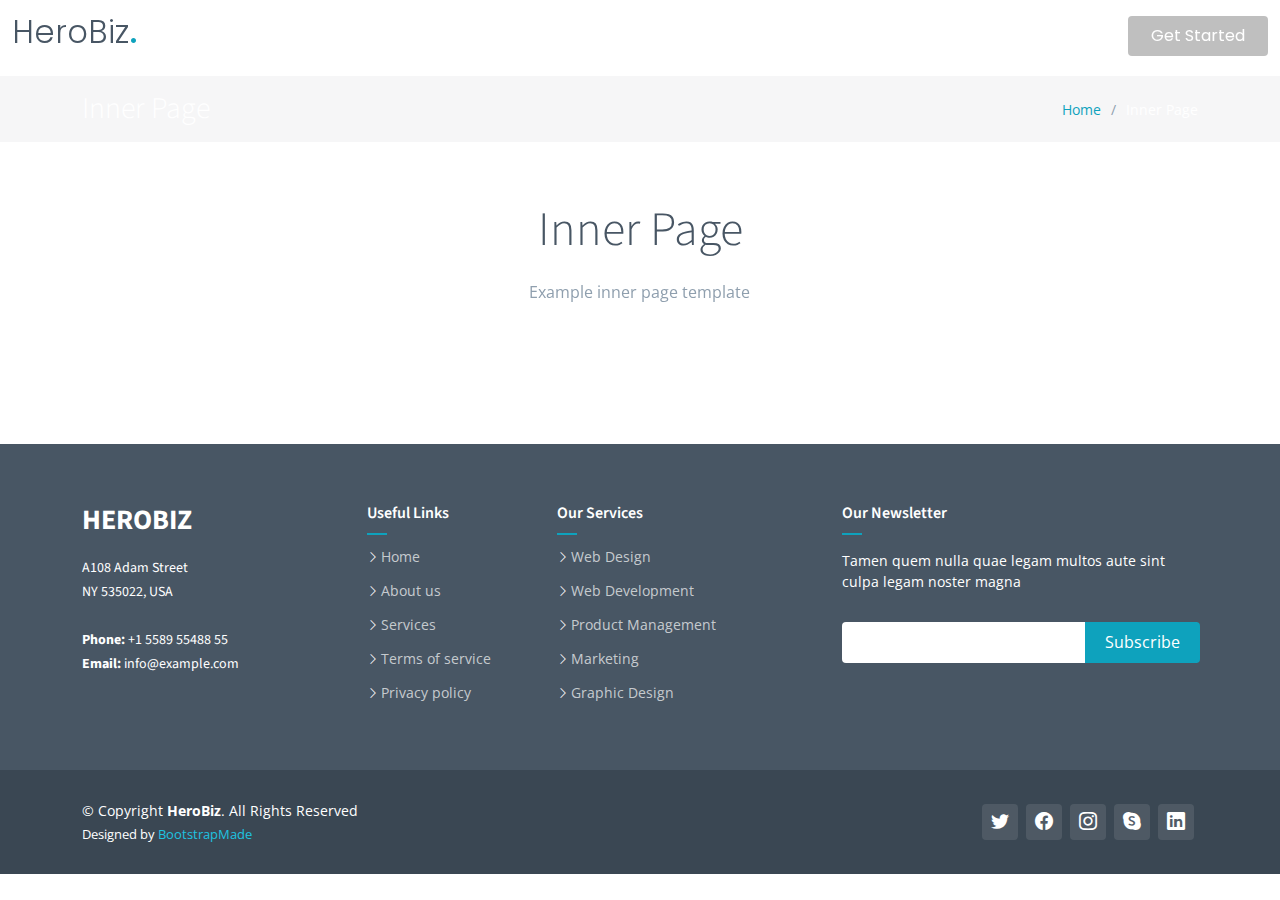
<file: inner-page.html>
<!DOCTYPE html>
<html lang="en">

<head>
  <meta charset="utf-8">
  <meta content="width=device-width, initial-scale=1.0" name="viewport">

  <title>Inner Page - HeroBiz Bootstrap Template</title>
  <meta content="" name="description">
  <meta content="" name="keywords">

  <!-- Favicons -->
  <link href="assets/img/favicon.png" rel="icon">
  <link href="assets/img/apple-touch-icon.png" rel="apple-touch-icon">

  <!-- Google Fonts -->
  <link rel="preconnect" href="https://fonts.googleapis.com">
  <link rel="preconnect" href="https://fonts.gstatic.com" crossorigin>
  <link href="https://fonts.googleapis.com/css2?family=Open+Sans:ital,wght@0,300;0,400;0,500;0,600;0,700;1,300;1,400;1,500;1,600;1,700&family=Poppins:ital,wght@0,300;0,400;0,500;0,600;0,700;1,300;1,400;1,500;1,600;1,700&family=Source+Sans+Pro:ital,wght@0,300;0,400;0,600;0,700;1,300;1,400;1,600;1,700&display=swap" rel="stylesheet">

  <!-- Vendor CSS Files -->
  <link href="assets/vendor/bootstrap/css/bootstrap.min.css" rel="stylesheet">
  <link href="assets/vendor/bootstrap-icons/bootstrap-icons.css" rel="stylesheet">
  <link href="assets/vendor/aos/aos.css" rel="stylesheet">
  <link href="assets/vendor/glightbox/css/glightbox.min.css" rel="stylesheet">
  <link href="assets/vendor/swiper/swiper-bundle.min.css" rel="stylesheet">

  <!-- Variables CSS Files. Uncomment your preferred color scheme -->
  <link href="assets/css/variables.css" rel="stylesheet">
  <!-- <link href="assets/css/variables-blue.css" rel="stylesheet"> -->
  <!-- <link href="assets/css/variables-green.css" rel="stylesheet"> -->
  <!-- <link href="assets/css/variables-orange.css" rel="stylesheet"> -->
  <!-- <link href="assets/css/variables-purple.css" rel="stylesheet"> -->
  <!-- <link href="assets/css/variables-red.css" rel="stylesheet"> -->
  <!-- <link href="assets/css/variables-pink.css" rel="stylesheet"> -->

  <!-- Template Main CSS File -->
  <link href="assets/css/main.css" rel="stylesheet">

  <!-- =======================================================
  * Template Name: HeroBiz - v2.0.0
  * Template URL: https://bootstrapmade.com/herobiz-bootstrap-business-template/
  * Author: BootstrapMade.com
  * License: https://bootstrapmade.com/license/
  ======================================================== -->
</head>

<body>

  <!-- ======= Header ======= -->
  <header id="header" class="header fixed-top" data-scrollto-offset="0">
    <div class="container-fluid d-flex align-items-center justify-content-between">

      <a href="index.html" class="logo d-flex align-items-center scrollto me-auto me-lg-0">
        <!-- Uncomment the line below if you also wish to use an image logo -->
        <!-- <img src="assets/img/logo.png" alt=""> -->
        <h1>HeroBiz<span>.</span></h1>
      </a>

      <nav id="navbar" class="navbar">
        <ul>

          <li class="dropdown"><a href="#"><span>Home</span> <i class="bi bi-chevron-down dropdown-indicator"></i></a>
            <ul>
              <li><a href="index.html">Home 1 - index.html</a></li>
              <li><a href="index-2.html">Home 2 - index-2.html</a></li>
              <li><a href="index-3.html">Home 3 - index-3.html</a></li>
              <li><a href="index-4.html">Home 4 - index-4.html</a></li>
            </ul>
          </li>

          <li><a class="nav-link scrollto" href="index.html#about">About</a></li>
          <li><a class="nav-link scrollto" href="index.html#services">Services</a></li>
          <li><a class="nav-link scrollto" href="index.html#portfolio">Portfolio</a></li>
          <li><a class="nav-link scrollto" href="index.html#team">Team</a></li>
          <li><a href="blog.html">Blog</a></li>
          <li class="dropdown"><a href="#"><span>Drop Down</span> <i class="bi bi-chevron-down dropdown-indicator"></i></a>
            <ul>
              <li><a href="#">Drop Down 1</a></li>
              <li class="dropdown"><a href="#"><span>Deep Drop Down</span> <i class="bi bi-chevron-down dropdown-indicator"></i></a>
                <ul>
                  <li><a href="#">Deep Drop Down 1</a></li>
                  <li><a href="#">Deep Drop Down 2</a></li>
                  <li><a href="#">Deep Drop Down 3</a></li>
                  <li><a href="#">Deep Drop Down 4</a></li>
                  <li><a href="#">Deep Drop Down 5</a></li>
                </ul>
              </li>
              <li><a href="#">Drop Down 2</a></li>
              <li><a href="#">Drop Down 3</a></li>
              <li><a href="#">Drop Down 4</a></li>
            </ul>
          </li>
          <li><a class="nav-link scrollto" href="index.html#contact">Contact</a></li>
        </ul>
        <i class="bi bi-list mobile-nav-toggle d-none"></i>
      </nav><!-- .navbar -->

      <a class="btn-getstarted scrollto" href="index.html#about">Get Started</a>

    </div>
  </header><!-- End Header -->

  <main id="main">

    <!-- ======= Breadcrumbs ======= -->
    <div class="breadcrumbs">
      <div class="container">

        <div class="d-flex justify-content-between align-items-center">
          <h2>Inner Page</h2>
          <ol>
            <li><a href="index.html">Home</a></li>
            <li>Inner Page</li>
          </ol>
        </div>

      </div>
    </div><!-- End Breadcrumbs -->

    <!-- ======= Blog Section ======= -->
    <section class="inner-page">
      <div class="container" data-aos="fade-up">

        <div class="section-header">
          <h2>Inner Page</h2>
          <p>Example inner page template</p>
        </div>

        <p>
          You can duplicate this page and create any number of pages you like!
        </p>

      </div>
    </section><!-- End Inner Page -->

  </main><!-- End #main -->

  <!-- ======= Footer ======= -->
  <footer id="footer" class="footer">

    <div class="footer-content">
      <div class="container">
        <div class="row">

          <div class="col-lg-3 col-md-6">
            <div class="footer-info">
              <h3>HeroBiz</h3>
              <p>
                A108 Adam Street <br>
                NY 535022, USA<br><br>
                <strong>Phone:</strong> +1 5589 55488 55<br>
                <strong>Email:</strong> info@example.com<br>
              </p>
            </div>
          </div>

          <div class="col-lg-2 col-md-6 footer-links">
            <h4>Useful Links</h4>
            <ul>
              <li><i class="bi bi-chevron-right"></i> <a href="#">Home</a></li>
              <li><i class="bi bi-chevron-right"></i> <a href="#">About us</a></li>
              <li><i class="bi bi-chevron-right"></i> <a href="#">Services</a></li>
              <li><i class="bi bi-chevron-right"></i> <a href="#">Terms of service</a></li>
              <li><i class="bi bi-chevron-right"></i> <a href="#">Privacy policy</a></li>
            </ul>
          </div>

          <div class="col-lg-3 col-md-6 footer-links">
            <h4>Our Services</h4>
            <ul>
              <li><i class="bi bi-chevron-right"></i> <a href="#">Web Design</a></li>
              <li><i class="bi bi-chevron-right"></i> <a href="#">Web Development</a></li>
              <li><i class="bi bi-chevron-right"></i> <a href="#">Product Management</a></li>
              <li><i class="bi bi-chevron-right"></i> <a href="#">Marketing</a></li>
              <li><i class="bi bi-chevron-right"></i> <a href="#">Graphic Design</a></li>
            </ul>
          </div>

          <div class="col-lg-4 col-md-6 footer-newsletter">
            <h4>Our Newsletter</h4>
            <p>Tamen quem nulla quae legam multos aute sint culpa legam noster magna</p>
            <form action="" method="post">
              <input type="email" name="email"><input type="submit" value="Subscribe">
            </form>

          </div>

        </div>
      </div>
    </div>

    <div class="footer-legal text-center">
      <div class="container d-flex flex-column flex-lg-row justify-content-center justify-content-lg-between align-items-center">

        <div class="d-flex flex-column align-items-center align-items-lg-start">
          <div class="copyright">
            &copy; Copyright <strong><span>HeroBiz</span></strong>. All Rights Reserved
          </div>
          <div class="credits">
            <!-- All the links in the footer should remain intact. -->
            <!-- You can delete the links only if you purchased the pro version. -->
            <!-- Licensing information: https://bootstrapmade.com/license/ -->
            <!-- Purchase the pro version with working PHP/AJAX contact form: https://bootstrapmade.com/herobiz-bootstrap-business-template/ -->
            Designed by <a href="https://bootstrapmade.com/">BootstrapMade</a>
          </div>
        </div>

        <div class="social-links order-first order-lg-last mb-3 mb-lg-0">
          <a href="#" class="twitter"><i class="bi bi-twitter"></i></a>
          <a href="#" class="facebook"><i class="bi bi-facebook"></i></a>
          <a href="#" class="instagram"><i class="bi bi-instagram"></i></a>
          <a href="#" class="google-plus"><i class="bi bi-skype"></i></a>
          <a href="#" class="linkedin"><i class="bi bi-linkedin"></i></a>
        </div>

      </div>
    </div>

  </footer><!-- End Footer -->

  <a href="#" class="scroll-top d-flex align-items-center justify-content-center"><i class="bi bi-arrow-up-short"></i></a>

  <div id="preloader"></div>

  <!-- Vendor JS Files -->
  <script src="assets/vendor/bootstrap/js/bootstrap.bundle.min.js"></script>
  <script src="assets/vendor/aos/aos.js"></script>
  <script src="assets/vendor/glightbox/js/glightbox.min.js"></script>
  <script src="assets/vendor/isotope-layout/isotope.pkgd.min.js"></script>
  <script src="assets/vendor/swiper/swiper-bundle.min.js"></script>
  <script src="assets/vendor/php-email-form/validate.js"></script>

  <!-- Template Main JS File -->
  <script src="assets/js/main.js"></script>

</body>

</html>
</file>
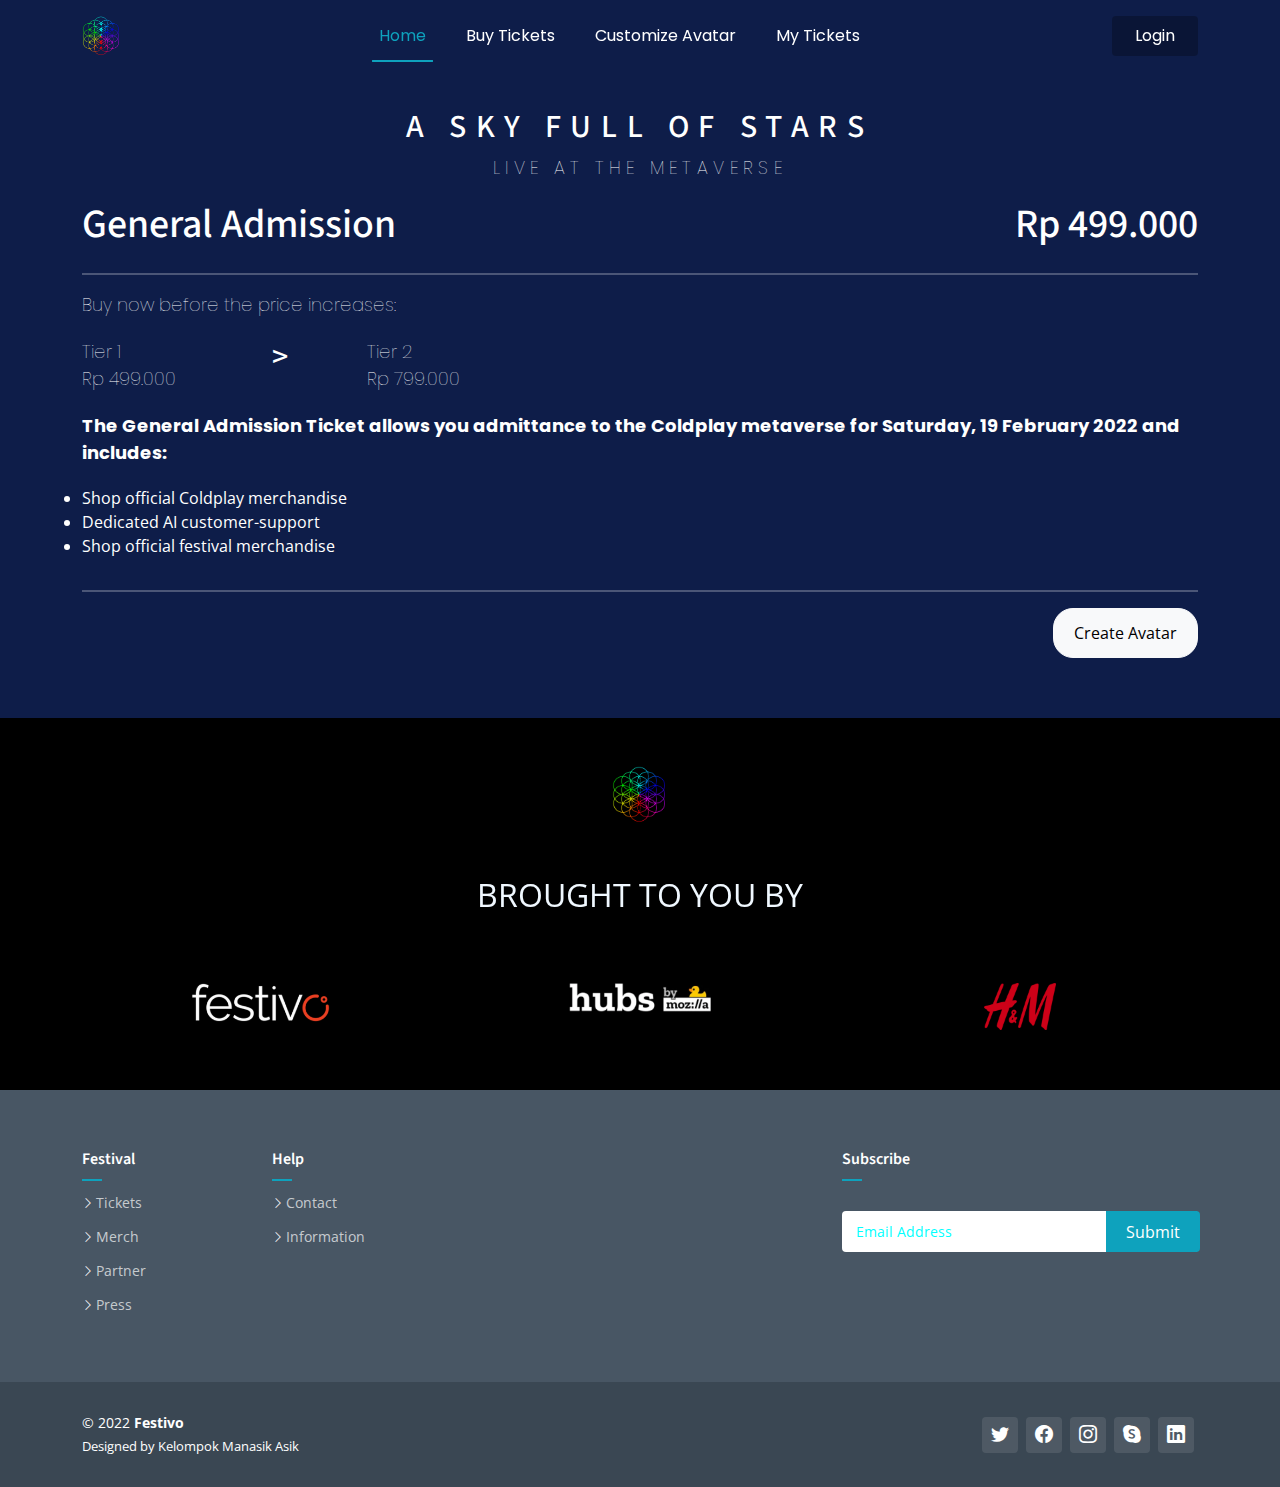
<file: myticket.html>
<!DOCTYPE html>
<html lang="en">

<head>
    <meta charset="utf-8" />
    <meta content="width=device-width, initial-scale=1.0" name="viewport" />

    <title>Coldplay</title>
    <meta content="" name="description" />
    <meta content="" name="keywords" />
    <!-- test -->

    <!-- Favicons -->
    <link href="assets/personal/logo-colour.png" rel="icon" />
    <link href="assets/img/apple-touch-icon.png" rel="apple-touch-icon" />

    <!-- Google Fonts -->
    <link rel="preconnect" href="https://fonts.googleapis.com" />
    <link rel="preconnect" href="https://fonts.gstatic.com" crossorigin />
    <link href="https://fonts.googleapis.com/css2?family=Open+Sans:ital,wght@0,300;0,400;0,500;0,600;0,700;1,300;1,400;1,500;1,600;1,700&family=Poppins:ital,wght@0,300;0,400;0,500;0,600;0,700;1,300;1,400;1,500;1,600;1,700&family=Source+Sans+Pro:ital,wght@0,300;0,400;0,600;0,700;1,300;1,400;1,600;1,700&display=swap"
        rel="stylesheet" />

    <!-- Vendor CSS Files -->
    <link href="assets/vendor/bootstrap/css/bootstrap.min.css" rel="stylesheet" />
    <link href="assets/vendor/bootstrap-icons/bootstrap-icons.css" rel="stylesheet" />
    <link href="assets/vendor/aos/aos.css" rel="stylesheet" />
    <link href="assets/vendor/glightbox/css/glightbox.min.css" rel="stylesheet" />
    <link href="assets/vendor/swiper/swiper-bundle.min.css" rel="stylesheet" />

    <!-- Variables CSS Files. Uncomment your preferred color scheme -->
    <link href="assets/css/variables.css" rel="stylesheet" />
    <!-- <link href="assets/css/variables-blue.css" rel="stylesheet"> -->
    <!-- <link href="assets/css/variables-green.css" rel="stylesheet"> -->
    <!-- <link href="assets/css/variables-orange.css" rel="stylesheet"> -->
    <!-- <link href="assets/css/variables-purple.css" rel="stylesheet"> -->
    <!-- <link href="assets/css/variables-red.css" rel="stylesheet"> -->
    <!-- <link href="assets/css/variables-pink.css" rel="stylesheet"> -->

    <!-- Template Main CSS File -->
    <link href="assets/css/main.css" rel="stylesheet" />
</head>

<body>
    <!-- ======= Header ======= -->
    <header id="header" class="header fixed-top" data-scrollto-offset="0">
        <div class="container d-flex align-items-center justify-content-between">
            <a href="index.html" class="logo d-flex align-items-center scrollto me-auto me-lg-0">
                <img src="assets/personal/logo-colour.png" alt="" />
            </a>
            <nav id="navbar" class="navbar">
                <ul>
                    <li>
                        <a class="nav-link scrollto" href="index.html#about">Home</a>
                    </li>
                    <li>
                        <a class="nav-link scrollto" href="index.html#services">Buy Tickets</a
              >
            </li>
            <li>
              <a class="nav-link scrollto" href="index.html#portfolio"
                >Customize Avatar</a
              >
            </li>
            <li>
              <a class="nav-link scrollto" href="index.html#team">My Tickets</a>
                    </li>
                </ul>
                <i class="bi bi-list mobile-nav-toggle d-none"></i>
            </nav>
            <!-- .navbar -->

            <a class="btn-getstarted scrollto" href="index.html#about">Login</a>
        </div>
    </header>
    <!-- End Header -->

    <main id="main">
        <!-- ======= About Section ======= -->
        <section id="about" class="about">
            <div class="text-center mt-5">
                <h4 style="color: white; letter-spacing: 0.3em; font-size: 200%">
                    A SKY FULL OF STARS
                </h4>
                <p style="color: white; letter-spacing: 0.3em">
                    LIVE AT THE METAVERSE
                </p>
            </div>
            <div class="container">
                <div class="row">
                    <div class="col-6">
                        <h1 style="color: white">General Admission</h1>
                    </div>
                    <div class="col-6" style="text-align: right">
                        <h1 style="color: white">Rp 499.000</h1>
                    </div>
                </div>
                <hr style="color: #ffffff; border: 1px solid rgba(255, 255, 255, 0.1)" />
                <p>Buy now before the price increases:</p>
                <div class="row">
                    <div class="col-2">

                        <p style="color: white;">
                            Tier 1
                            <br> Rp 499.000
                        </p>
                    </div>
                    <div class="col-1">
                        <h2 style="color: white;">></h2>
                    </div>
                    <div class="col-9">
                        <p style="color: white;">
                            Tier 2
                            <br> Rp 799.000
                        </p>
                    </div>
                </div>
                <div class="row">
                    <p style="color: white; font-weight: bold">
                        The General Admission Ticket allows you admittance to the Coldplay metaverse for Saturday, 19 February 2022 and includes:
                    </p>
                    <ul>
                        <li>
                            Shop official Coldplay merchandise
                        </li>
                        <li>
                            Dedicated AI customer-support

                        </li>
                        <li>
                            Shop official festival merchandise
                        </li>
                    </ul>
                </div>
                <hr style="color: #ffffff; border: 1px solid rgba(255, 255, 255, 0.1)" />
                <div class="row">
                    <div class="col-1">

                    </div>
                    <div class="col-11" style="text-align: right;">
                        <button class="btn btn-light" style="border-radius: 20px; padding: 12px 20px;">Create Avatar</button>
                    </div>
                </div>
            </div>
        </section>
        <!-- End About Section -->
        <!-- ======= Clients Section ======= -->
        <section id="clients" class="clients">
            <br /><br />
            <div class="container" data-aos="zoom-out">
                <div class="row mb-5">
                    <div class="text-center">
                        <img src="assets/personal/logo-colour.png" class="img-responsive" alt="" style="width: 5%" />
                    </div>
                </div>
                <div class="row text-center mb-5">
                    <p style="font-size: 200%; color: aliceblue">BROUGHT TO YOU BY</p>
                </div>
                <div class="row text-center">
                    <div class="col-4">
                        <img src="assets/img/clients/client-1.png" class="img-fluid" alt="" style="width: 40%" />
                    </div>
                    <div class="col-4">
                        <img src="assets/img/clients/client-2.png" class="img-fluid" alt="" style="width: 40%" />
                    </div>
                    <div class="col-4">
                        <img src="assets/img/clients/client-3.png" class="img-fluid" alt="" style="width: 20%" />
                    </div>
                </div>
            </div>
        </section>
        <!-- End Clients Section -->
    </main>
    <!-- End #main -->

    <!-- ======= Footer ======= -->
    <footer id="footer" class="footer">
        <div class="footer-content">
            <div class="container">
                <div class="row">
                    <div class="col-lg-2 col-md-6 footer-links">
                        <h4>Festival</h4>
                        <ul>
                            <li>
                                <i class="bi bi-chevron-right"></i> <a href="#">Tickets</a>
                            </li>
                            <li>
                                <i class="bi bi-chevron-right"></i> <a href="#">Merch</a>
                            </li>
                            <li>
                                <i class="bi bi-chevron-right"></i> <a href="#">Partner</a>
                            </li>
                            <li>
                                <i class="bi bi-chevron-right"></i> <a href="#">Press</a>
                            </li>
                        </ul>
                    </div>

                    <div class="col-lg-2 col-md-6 footer-links">
                        <h4>Help</h4>
                        <ul>
                            <li>
                                <i class="bi bi-chevron-right"></i> <a href="#">Contact</a>
                            </li>
                            <li>
                                <i class="bi bi-chevron-right"></i>
                                <a href="#">Information</a>
                            </li>
                        </ul>
                    </div>
                    <div class="col-lg-4 col-md-6 footer-links"></div>

                    <div class="col-lg-4 col-md-6 footer-newsletter">
                        <h4>Subscribe</h4>
                        <form action="" method="post">
                            <input type="email" name="email" placeholder="Email Address" /><input type="submit" value="Submit" />
                        </form>
                    </div>
                </div>
            </div>
        </div>

        <div class="footer-legal text-center">
            <div class="container d-flex flex-column flex-lg-row justify-content-center justify-content-lg-between align-items-center">
                <div class="d-flex flex-column align-items-center align-items-lg-start">
                    <div class="copyright">
                        &copy; 2022 <strong><span>Festivo</span></strong>
                    </div>
                    <div class="credits">Designed by Kelompok Manasik Asik</div>
                </div>

                <div class="social-links order-first order-lg-last mb-3 mb-lg-0">
                    <a href="#" class="twitter"><i class="bi bi-twitter"></i></a>
                    <a href="#" class="facebook"><i class="bi bi-facebook"></i></a>
                    <a href="#" class="instagram"><i class="bi bi-instagram"></i></a>
                    <a href="#" class="google-plus"><i class="bi bi-skype"></i></a>
                    <a href="#" class="linkedin"><i class="bi bi-linkedin"></i></a>
                </div>
            </div>
        </div>
    </footer>
    <!-- End Footer -->

    <a href="#" class="scroll-top d-flex align-items-center justify-content-center"><i class="bi bi-arrow-up-short"></i
    ></a>

    <div id="preloader"></div>

    <!-- Vendor JS Files -->
    <script src="assets/vendor/bootstrap/js/bootstrap.bundle.min.js"></script>
    <script src="assets/vendor/aos/aos.js"></script>
    <script src="assets/vendor/glightbox/js/glightbox.min.js"></script>
    <script src="assets/vendor/isotope-layout/isotope.pkgd.min.js"></script>
    <script src="assets/vendor/swiper/swiper-bundle.min.js"></script>
    <script src="assets/vendor/php-email-form/validate.js"></script>

    <!-- Template Main JS File -->
    <script src="assets/js/main.js"></script>
</body>

</html>
</file>
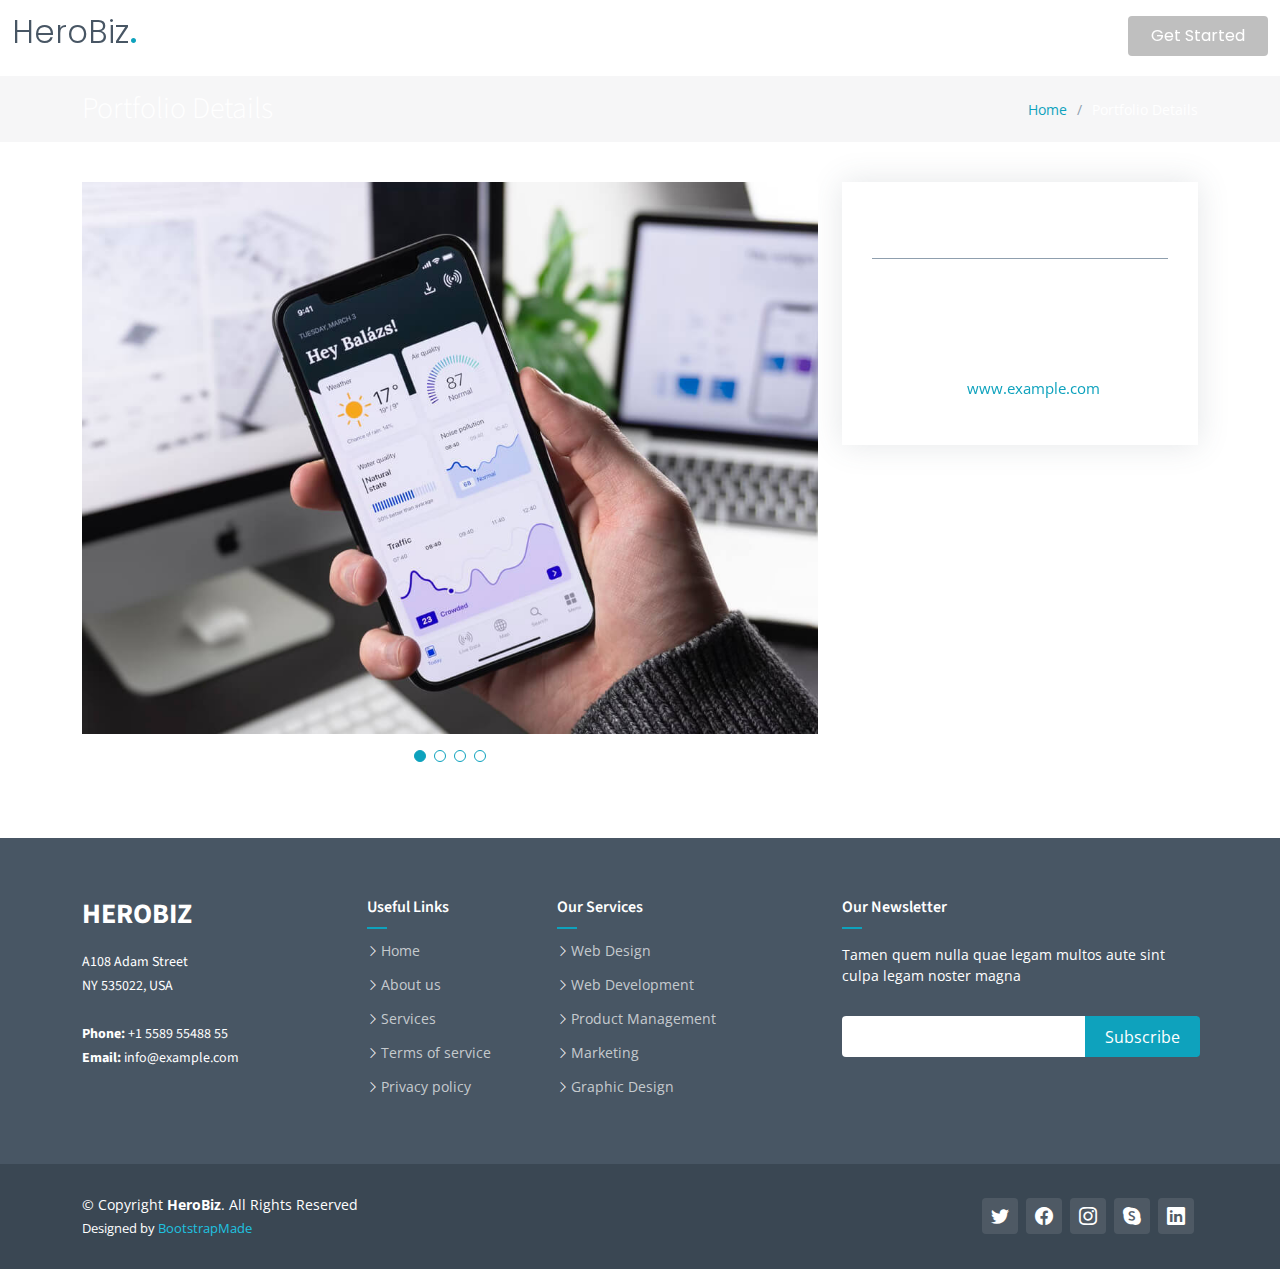
<file: portfolio-details.html>
<!DOCTYPE html>
<html lang="en">

<head>
  <meta charset="utf-8">
  <meta content="width=device-width, initial-scale=1.0" name="viewport">

  <title>Portfolio Details - HeroBiz Bootstrap Template</title>
  <meta content="" name="description">
  <meta content="" name="keywords">

  <!-- Favicons -->
  <link href="assets/img/favicon.png" rel="icon">
  <link href="assets/img/apple-touch-icon.png" rel="apple-touch-icon">

  <!-- Google Fonts -->
  <link rel="preconnect" href="https://fonts.googleapis.com">
  <link rel="preconnect" href="https://fonts.gstatic.com" crossorigin>
  <link href="https://fonts.googleapis.com/css2?family=Open+Sans:ital,wght@0,300;0,400;0,500;0,600;0,700;1,300;1,400;1,500;1,600;1,700&family=Poppins:ital,wght@0,300;0,400;0,500;0,600;0,700;1,300;1,400;1,500;1,600;1,700&family=Source+Sans+Pro:ital,wght@0,300;0,400;0,600;0,700;1,300;1,400;1,600;1,700&display=swap" rel="stylesheet">

  <!-- Vendor CSS Files -->
  <link href="assets/vendor/bootstrap/css/bootstrap.min.css" rel="stylesheet">
  <link href="assets/vendor/bootstrap-icons/bootstrap-icons.css" rel="stylesheet">
  <link href="assets/vendor/aos/aos.css" rel="stylesheet">
  <link href="assets/vendor/glightbox/css/glightbox.min.css" rel="stylesheet">
  <link href="assets/vendor/swiper/swiper-bundle.min.css" rel="stylesheet">

  <!-- Variables CSS Files. Uncomment your preferred color scheme -->
  <link href="assets/css/variables.css" rel="stylesheet">
  <!-- <link href="assets/css/variables-blue.css" rel="stylesheet"> -->
  <!-- <link href="assets/css/variables-green.css" rel="stylesheet"> -->
  <!-- <link href="assets/css/variables-orange.css" rel="stylesheet"> -->
  <!-- <link href="assets/css/variables-purple.css" rel="stylesheet"> -->
  <!-- <link href="assets/css/variables-red.css" rel="stylesheet"> -->
  <!-- <link href="assets/css/variables-pink.css" rel="stylesheet"> -->

  <!-- Template Main CSS File -->
  <link href="assets/css/main.css" rel="stylesheet">

  <!-- =======================================================
  * Template Name: HeroBiz - v2.0.0
  * Template URL: https://bootstrapmade.com/herobiz-bootstrap-business-template/
  * Author: BootstrapMade.com
  * License: https://bootstrapmade.com/license/
  ======================================================== -->
</head>

<body>

  <!-- ======= Header ======= -->
  <header id="header" class="header fixed-top" data-scrollto-offset="0">
    <div class="container-fluid d-flex align-items-center justify-content-between">

      <a href="index.html" class="logo d-flex align-items-center scrollto me-auto me-lg-0">
        <!-- Uncomment the line below if you also wish to use an image logo -->
        <!-- <img src="assets/img/logo.png" alt=""> -->
        <h1>HeroBiz<span>.</span></h1>
      </a>

      <nav id="navbar" class="navbar">
        <ul>

          <li class="dropdown"><a href="#"><span>Home</span> <i class="bi bi-chevron-down dropdown-indicator"></i></a>
            <ul>
              <li><a href="index.html">Home 1 - index.html</a></li>
              <li><a href="index-2.html">Home 2 - index-2.html</a></li>
              <li><a href="index-3.html">Home 3 - index-3.html</a></li>
              <li><a href="index-4.html">Home 4 - index-4.html</a></li>
            </ul>
          </li>

          <li><a class="nav-link scrollto" href="index.html#about">About</a></li>
          <li><a class="nav-link scrollto" href="index.html#services">Services</a></li>
          <li><a class="nav-link scrollto" href="index.html#portfolio">Portfolio</a></li>
          <li><a class="nav-link scrollto" href="index.html#team">Team</a></li>
          <li><a href="blog.html">Blog</a></li>
          <li class="dropdown"><a href="#"><span>Drop Down</span> <i class="bi bi-chevron-down dropdown-indicator"></i></a>
            <ul>
              <li><a href="#">Drop Down 1</a></li>
              <li class="dropdown"><a href="#"><span>Deep Drop Down</span> <i class="bi bi-chevron-down dropdown-indicator"></i></a>
                <ul>
                  <li><a href="#">Deep Drop Down 1</a></li>
                  <li><a href="#">Deep Drop Down 2</a></li>
                  <li><a href="#">Deep Drop Down 3</a></li>
                  <li><a href="#">Deep Drop Down 4</a></li>
                  <li><a href="#">Deep Drop Down 5</a></li>
                </ul>
              </li>
              <li><a href="#">Drop Down 2</a></li>
              <li><a href="#">Drop Down 3</a></li>
              <li><a href="#">Drop Down 4</a></li>
            </ul>
          </li>
          <li><a class="nav-link scrollto" href="index.html#contact">Contact</a></li>
        </ul>
        <i class="bi bi-list mobile-nav-toggle d-none"></i>
      </nav><!-- .navbar -->

      <a class="btn-getstarted scrollto" href="index.html#about">Get Started</a>

    </div>
  </header><!-- End Header -->

  <main id="main">

    <!-- ======= Breadcrumbs ======= -->
    <div class="breadcrumbs">
      <div class="container">

        <div class="d-flex justify-content-between align-items-center">
          <h2>Portfolio Details</h2>
          <ol>
            <li><a href="index.html">Home</a></li>
            <li>Portfolio Details</li>
          </ol>
        </div>

      </div>
    </div><!-- End Breadcrumbs -->

    <!-- ======= Portfolio Details Section ======= -->
    <section id="portfolio-details" class="portfolio-details">
      <div class="container" data-aos="fade-up">

        <div class="row gy-4">

          <div class="col-lg-8">
            <div class="portfolio-details-slider swiper">
              <div class="swiper-wrapper align-items-center">

                <div class="swiper-slide">
                  <img src="assets/img/portfolio/app-1.jpg" alt="">
                </div>

                <div class="swiper-slide">
                  <img src="assets/img/portfolio/product-1.jpg" alt="">
                </div>

                <div class="swiper-slide">
                  <img src="assets/img/portfolio/branding-1.jpg" alt="">
                </div>

                <div class="swiper-slide">
                  <img src="assets/img/portfolio/books-1.jpg" alt="">
                </div>

              </div>
              <div class="swiper-pagination"></div>
            </div>
          </div>

          <div class="col-lg-4">
            <div class="portfolio-info">
              <h3>Project information</h3>
              <ul>
                <li><strong>Category</strong>: Web design</li>
                <li><strong>Client</strong>: ASU Company</li>
                <li><strong>Project date</strong>: 01 March, 2020</li>
                <li><strong>Project URL</strong>: <a href="#">www.example.com</a></li>
              </ul>
            </div>
            <div class="portfolio-description">
              <h2>This is an example of portfolio detail</h2>
              <p>
                Autem ipsum nam porro corporis rerum. Quis eos dolorem eos itaque inventore commodi labore quia quia. Exercitationem repudiandae officiis neque suscipit non officia eaque itaque enim. Voluptatem officia accusantium nesciunt est omnis tempora consectetur dignissimos. Sequi nulla at esse enim cum deserunt eius.
              </p>
            </div>
          </div>

        </div>

      </div>
    </section><!-- End Portfolio Details Section -->

  </main><!-- End #main -->

  <!-- ======= Footer ======= -->
  <footer id="footer" class="footer">

    <div class="footer-content">
      <div class="container">
        <div class="row">

          <div class="col-lg-3 col-md-6">
            <div class="footer-info">
              <h3>HeroBiz</h3>
              <p>
                A108 Adam Street <br>
                NY 535022, USA<br><br>
                <strong>Phone:</strong> +1 5589 55488 55<br>
                <strong>Email:</strong> info@example.com<br>
              </p>
            </div>
          </div>

          <div class="col-lg-2 col-md-6 footer-links">
            <h4>Useful Links</h4>
            <ul>
              <li><i class="bi bi-chevron-right"></i> <a href="#">Home</a></li>
              <li><i class="bi bi-chevron-right"></i> <a href="#">About us</a></li>
              <li><i class="bi bi-chevron-right"></i> <a href="#">Services</a></li>
              <li><i class="bi bi-chevron-right"></i> <a href="#">Terms of service</a></li>
              <li><i class="bi bi-chevron-right"></i> <a href="#">Privacy policy</a></li>
            </ul>
          </div>

          <div class="col-lg-3 col-md-6 footer-links">
            <h4>Our Services</h4>
            <ul>
              <li><i class="bi bi-chevron-right"></i> <a href="#">Web Design</a></li>
              <li><i class="bi bi-chevron-right"></i> <a href="#">Web Development</a></li>
              <li><i class="bi bi-chevron-right"></i> <a href="#">Product Management</a></li>
              <li><i class="bi bi-chevron-right"></i> <a href="#">Marketing</a></li>
              <li><i class="bi bi-chevron-right"></i> <a href="#">Graphic Design</a></li>
            </ul>
          </div>

          <div class="col-lg-4 col-md-6 footer-newsletter">
            <h4>Our Newsletter</h4>
            <p>Tamen quem nulla quae legam multos aute sint culpa legam noster magna</p>
            <form action="" method="post">
              <input type="email" name="email"><input type="submit" value="Subscribe">
            </form>

          </div>

        </div>
      </div>
    </div>

    <div class="footer-legal text-center">
      <div class="container d-flex flex-column flex-lg-row justify-content-center justify-content-lg-between align-items-center">

        <div class="d-flex flex-column align-items-center align-items-lg-start">
          <div class="copyright">
            &copy; Copyright <strong><span>HeroBiz</span></strong>. All Rights Reserved
          </div>
          <div class="credits">
            <!-- All the links in the footer should remain intact. -->
            <!-- You can delete the links only if you purchased the pro version. -->
            <!-- Licensing information: https://bootstrapmade.com/license/ -->
            <!-- Purchase the pro version with working PHP/AJAX contact form: https://bootstrapmade.com/herobiz-bootstrap-business-template/ -->
            Designed by <a href="https://bootstrapmade.com/">BootstrapMade</a>
          </div>
        </div>

        <div class="social-links order-first order-lg-last mb-3 mb-lg-0">
          <a href="#" class="twitter"><i class="bi bi-twitter"></i></a>
          <a href="#" class="facebook"><i class="bi bi-facebook"></i></a>
          <a href="#" class="instagram"><i class="bi bi-instagram"></i></a>
          <a href="#" class="google-plus"><i class="bi bi-skype"></i></a>
          <a href="#" class="linkedin"><i class="bi bi-linkedin"></i></a>
        </div>

      </div>
    </div>

  </footer><!-- End Footer -->

  <a href="#" class="scroll-top d-flex align-items-center justify-content-center"><i class="bi bi-arrow-up-short"></i></a>

  <div id="preloader"></div>

  <!-- Vendor JS Files -->
  <script src="assets/vendor/bootstrap/js/bootstrap.bundle.min.js"></script>
  <script src="assets/vendor/aos/aos.js"></script>
  <script src="assets/vendor/glightbox/js/glightbox.min.js"></script>
  <script src="assets/vendor/isotope-layout/isotope.pkgd.min.js"></script>
  <script src="assets/vendor/swiper/swiper-bundle.min.js"></script>
  <script src="assets/vendor/php-email-form/validate.js"></script>

  <!-- Template Main JS File -->
  <script src="assets/js/main.js"></script>

</body>

</html>
</file>
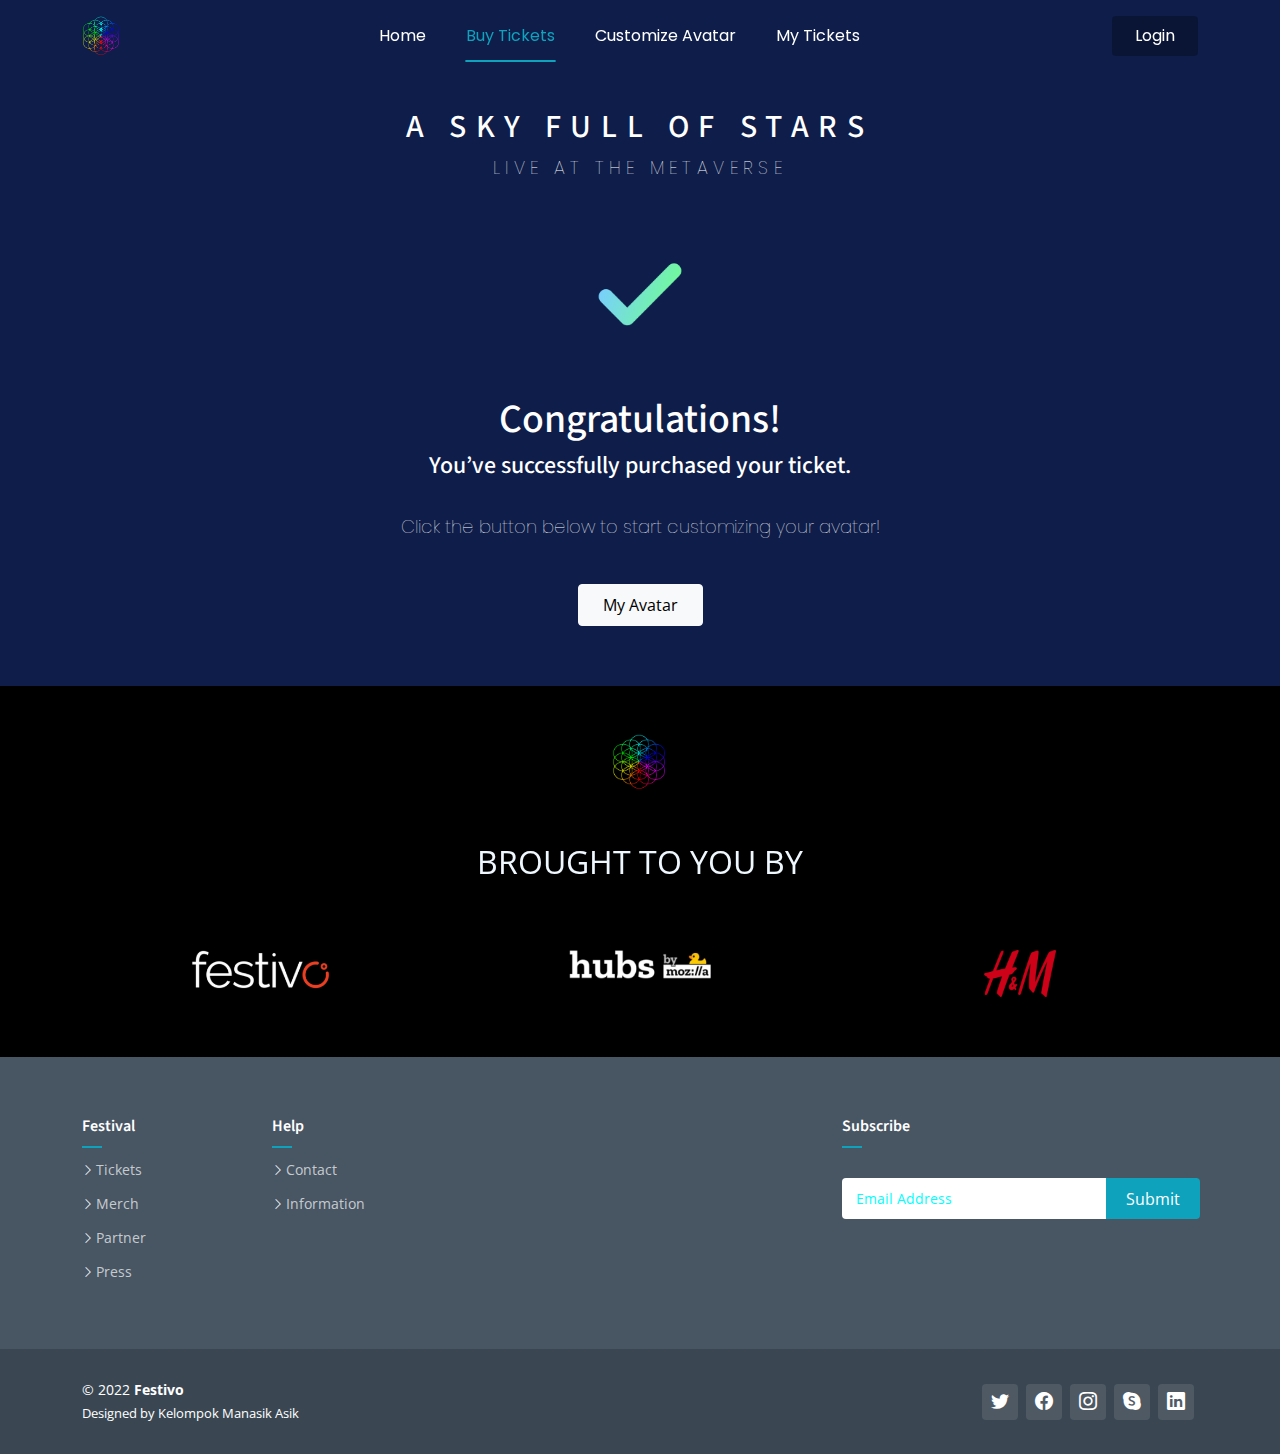
<file: success.html>
<!DOCTYPE html>
<html lang="en">

<head>
    <meta charset="utf-8" />
    <meta content="width=device-width, initial-scale=1.0" name="viewport" />

    <title>Coldplay</title>
    <meta content="" name="description" />
    <meta content="" name="keywords" />
    <!-- test -->

    <!-- Favicons -->
    <link href="assets/personal/logo-colour.png" rel="icon" />
    <link href="assets/img/apple-touch-icon.png" rel="apple-touch-icon" />

    <!-- Google Fonts -->
    <link rel="preconnect" href="https://fonts.googleapis.com" />
    <link rel="preconnect" href="https://fonts.gstatic.com" crossorigin />
    <link href="https://fonts.googleapis.com/css2?family=Open+Sans:ital,wght@0,300;0,400;0,500;0,600;0,700;1,300;1,400;1,500;1,600;1,700&family=Poppins:ital,wght@0,300;0,400;0,500;0,600;0,700;1,300;1,400;1,500;1,600;1,700&family=Source+Sans+Pro:ital,wght@0,300;0,400;0,600;0,700;1,300;1,400;1,600;1,700&display=swap"
        rel="stylesheet" />

    <!-- Vendor CSS Files -->
    <link href="assets/vendor/bootstrap/css/bootstrap.min.css" rel="stylesheet" />
    <link href="assets/vendor/bootstrap-icons/bootstrap-icons.css" rel="stylesheet" />
    <link href="assets/vendor/aos/aos.css" rel="stylesheet" />
    <link href="assets/vendor/glightbox/css/glightbox.min.css" rel="stylesheet" />
    <link href="assets/vendor/swiper/swiper-bundle.min.css" rel="stylesheet" />

    <!-- Variables CSS Files. Uncomment your preferred color scheme -->
    <link href="assets/css/variables.css" rel="stylesheet" />
    <!-- <link href="assets/css/variables-blue.css" rel="stylesheet"> -->
    <!-- <link href="assets/css/variables-green.css" rel="stylesheet"> -->
    <!-- <link href="assets/css/variables-orange.css" rel="stylesheet"> -->
    <!-- <link href="assets/css/variables-purple.css" rel="stylesheet"> -->
    <!-- <link href="assets/css/variables-red.css" rel="stylesheet"> -->
    <!-- <link href="assets/css/variables-pink.css" rel="stylesheet"> -->

    <!-- Template Main CSS File -->
    <link href="assets/css/main.css" rel="stylesheet" />
</head>

<body>
    <!-- ======= Header ======= -->
    <header id="header" class="header fixed-top" data-scrollto-offset="0">
        <div class="container d-flex align-items-center justify-content-between">
            <a href="index.html" class="logo d-flex align-items-center scrollto me-auto me-lg-0">
                <img src="assets/personal/logo-colour.png" alt="" />
            </a>
            <nav id="navbar" class="navbar">
                <ul>
                    <li><a class="nav-link scrollto" href="index.html">Home</a></li>
                    <li><a class="nav-link scrollto active" href="buyticket.html">Buy Tickets</a></li>
                    <li><a class="nav-link scrollto" href="#">Customize Avatar</a></li>
                    <li><a class="nav-link scrollto" href="myTicket.html">My Tickets</a></li>
                </ul>
                <i class="bi bi-list mobile-nav-toggle d-none"></i>
            </nav>
            <!-- .navbar -->

            <a class="btn-getstarted scrollto" href="login.html">Login</a>
        </div>
    </header>
    <!-- End Header -->

    <main id="main">
        <!-- ======= About Section ======= -->
        <section id="about" class="about">
            <div class="text-center mt-5">
                <h4 style="color: white; letter-spacing: 0.3em; font-size: 200%">
                    A SKY FULL OF STARS
                </h4>
                <p style="color: white; letter-spacing: 0.3em">
                    LIVE AT THE METAVERSE
                </p>
            </div>
            <div class="row mt-5">
                <div class="text-center mt-3">
                    <img src="assets/personal/success.png" alt="" style="width: 8%;">
                </div>
            </div>
            <div class="row mt-5">
                <div class="text-center">
                    <h1>Congratulations!</h1>
                    <h4>You’ve successfully purchased your ticket.</h4>
                    <br>
                    <p>Click the button below to start customizing your avatar!</p>
                    <a href="https://hubs.mozilla.com/C9ptvur/alive-majestic-conclave/" target="_blank" class="btn btn-light px-4 py-2 mt-4">My Avatar</a>
                </div>
            </div>
        </section>
        <!-- End About Section -->
        <!-- ======= Clients Section ======= -->
        <section id="clients " class="clients ">
            <br /><br />
            <div class="container " data-aos="zoom-out ">
                <div class="row mb-5 ">
                    <div class="text-center ">
                        <img src="assets/personal/logo-colour.png " class="img-responsive " alt=" " style="width: 5% " />
                    </div>
                </div>
                <div class="row text-center mb-5 ">
                    <p style="font-size: 200%; color: aliceblue ">BROUGHT TO YOU BY</p>
                </div>
                <div class="row text-center ">
                    <div class="col-4 ">
                        <img src="assets/img/clients/client-1.png " class="img-fluid " alt=" " style="width: 40% " />
                    </div>
                    <div class="col-4 ">
                        <img src="assets/img/clients/client-2.png " class="img-fluid " alt=" " style="width: 40% " />
                    </div>
                    <div class="col-4 ">
                        <img src="assets/img/clients/client-3.png " class="img-fluid " alt=" " style="width: 20% " />
                    </div>
                </div>
            </div>
        </section>
        <!-- End Clients Section -->
    </main>
    <!-- End #main -->

    <!-- ======= Footer ======= -->
    <footer id="footer " class="footer ">
        <div class="footer-content ">
            <div class="container ">
                <div class="row ">
                    <div class="col-lg-2 col-md-6 footer-links ">
                        <h4>Festival</h4>
                        <ul>
                            <li>
                                <i class="bi bi-chevron-right "></i> <a href="# ">Tickets</a>
                            </li>
                            <li>
                                <i class="bi bi-chevron-right "></i> <a href="# ">Merch</a>
                            </li>
                            <li>
                                <i class="bi bi-chevron-right "></i> <a href="# ">Partner</a>
                            </li>
                            <li>
                                <i class="bi bi-chevron-right "></i> <a href="# ">Press</a>
                            </li>
                        </ul>
                    </div>

                    <div class="col-lg-2 col-md-6 footer-links ">
                        <h4>Help</h4>
                        <ul>
                            <li>
                                <i class="bi bi-chevron-right "></i> <a href="# ">Contact</a>
                            </li>
                            <li>
                                <i class="bi bi-chevron-right "></i>
                                <a href="# ">Information</a>
                            </li>
                        </ul>
                    </div>
                    <div class="col-lg-4 col-md-6 footer-links "></div>


                    <div class="col-lg-4 col-md-6 footer-newsletter">
                        <h4>Subscribe</h4>
                        <form action="" method="post">
                            <input type="email" name="email" placeholder="Email Address"><input type="submit" value="Submit">
                        </form>
                    </div>
                </div>
            </div>
        </div>

        <div class="footer-legal text-center ">
            <div class="container d-flex flex-column flex-lg-row justify-content-center justify-content-lg-between align-items-center ">
                <div class="d-flex flex-column align-items-center align-items-lg-start ">
                    <div class="copyright ">
                        &copy; 2022 <strong><span>Festivo</span></strong>
                    </div>
                    <div class="credits ">Designed by Kelompok Manasik Asik</div>
                </div>

                <div class="social-links order-first order-lg-last mb-3 mb-lg-0 ">
                    <a href="# " class="twitter "><i class="bi bi-twitter "></i></a>
                    <a href="# " class="facebook "><i class="bi bi-facebook "></i></a>
                    <a href="# " class="instagram "><i class="bi bi-instagram "></i></a>
                    <a href="# " class="google-plus "><i class="bi bi-skype "></i></a>
                    <a href="# " class="linkedin "><i class="bi bi-linkedin "></i></a>
                </div>
            </div>
        </div>
    </footer>
    <!-- End Footer -->

    <a href="# " class="scroll-top d-flex align-items-center justify-content-center "><i class="bi bi-arrow-up-short "></i
    ></a>

    <div id="preloader "></div>

    <!-- Vendor JS Files -->
    <script src="assets/vendor/bootstrap/js/bootstrap.bundle.min.js "></script>
    <script src="assets/vendor/aos/aos.js "></script>
    <script src="assets/vendor/glightbox/js/glightbox.min.js "></script>
    <script src="assets/vendor/isotope-layout/isotope.pkgd.min.js "></script>
    <script src="assets/vendor/swiper/swiper-bundle.min.js "></script>
    <script src="assets/vendor/php-email-form/validate.js "></script>

    <!-- Template Main JS File -->
    <script src="assets/js/main.js "></script>
</body>

</html>
</file>
<file: assets/css/variables.css>
:root {
    /* Fonts */
    --font-default: 'Open Sans', system-ui, -apple-system, "Segoe UI", Roboto, "Helvetica Neue", Arial, "Noto Sans", "Liberation Sans", sans-serif, "Apple Color Emoji", "Segoe UI Emoji", "Segoe UI Symbol", "Noto Color Emoji";
    --font-primary: 'Source Sans Pro', sans-serif;
    --font-secondary: 'Poppins', sans-serif;
    /* Colors */
    /* The *-rgb color names are simply the RGB converted value of the corresponding color for use in the rgba() function */
    /* Default text color */
    --color-default: #1a1f24;
    --color-default-rgb: 26, 31, 36;
    /* Defult links color */
    --color-links: #0ea2bd;
    --color-links-hover: #1ec3e0;
    /* Primay colors */
    --color-primary: #0ea2bd;
    --color-primary-light: #1ec3e0;
    --color-primary-dark: #0189a1;
    --color-primary-rgb: 14, 162, 189;
    --color-primary-light-rgb: 30, 195, 224;
    --color-primary-dark-rgb: 1, 137, 161;
    /* Secondary colors */
    --color-secondary: #485664;
    --color-secondary-light: #8f9fae;
    --color-secondary-dark: #3a4753;
    --color-secondary-rgb: 72, 86, 100;
    --color-secondary-light-rgb: 143, 159, 174;
    --color-secondary-dark-rgb: 58, 71, 83;
    /* General colors */
    --color-blue: #0d6efd;
    --color-blue-rgb: 13, 110, 253;
    --color-indigo: #6610f2;
    --color-indigo-rgb: 102, 16, 242;
    --color-purple: #6f42c1;
    --color-purple-rgb: 111, 66, 193;
    --color-pink: #f3268c;
    --color-pink-rgb: 243, 38, 140;
    --color-red: #df1529;
    --color-red-rgb: 223, 21, 4;
    --color-orange: #fd7e14;
    --color-orange-rgb: 253, 126, 20;
    --color-yellow: #ffc107;
    --color-yellow-rgb: 255, 193, 7;
    --color-green: #059652;
    --color-green-rgb: 5, 150, 82;
    --color-teal: #20c997;
    --color-teal-rgb: 32, 201, 151;
    --color-cyan: #0dcaf0;
    --color-cyan-rgb: 13, 202, 240;
    --color-white: #ffffff;
    --color-white-rgb: 255, 255, 255;
    --color-gray: #6c757d;
    --color-gray-rgb: 108, 117, 125;
    --color-black: #000000;
    --color-black-rgb: 0, 0, 0;
}


/*--------------------------------------------------------------
# 2. Override default Bootstrap variables
--------------------------------------------------------------*/

:root {
    --bs-blue: var(--color-blue);
    --bs-indigo: var(--color-indigo);
    --bs-purple: var(--color-purple);
    --bs-pink: var(--color-pink);
    --bs-red: var(--color-red);
    --bs-orange: var(--color-orange);
    --bs-yellow: var(--color-yellow);
    --bs-green: var(--color-green);
    --bs-teal: var(--color-teal);
    --bs-cyan: var(--color-cyan);
    --bs-white: var(--color-white);
    --bs-gray: var(--color-gray);
    --bs-gray-dark: #343a40;
    --bs-gray-100: #f8f9fa;
    --bs-gray-200: #e9ecef;
    --bs-gray-300: #dee2e6;
    --bs-gray-400: #ced4da;
    --bs-gray-500: #adb5bd;
    --bs-gray-600: #6c757d;
    --bs-gray-700: #495057;
    --bs-gray-800: #343a40;
    --bs-gray-900: #212529;
    --bs-primary: var(--color-blue);
    --bs-secondary: var(--color-blue);
    --bs-success: #198754;
    --bs-info: #0dcaf0;
    --bs-warning: #ffc107;
    --bs-danger: #dc3545;
    --bs-light: #f8f9fa;
    --bs-dark: #212529;
    --bs-primary-rgb: var(--color-primary-rgb);
    --bs-secondary-rgb: var(--color-secondary-rgb);
    --bs-success-rgb: 25, 135, 84;
    --bs-info-rgb: 13, 202, 240;
    --bs-warning-rgb: 255, 193, 7;
    --bs-danger-rgb: 220, 53, 69;
    --bs-light-rgb: 248, 249, 250;
    --bs-dark-rgb: 33, 37, 41;
    --bs-white-rgb: var(--color-white-rgb);
    --bs-black-rgb: var(--color-black-rgb);
    --bs-body-color-rgb: var(--color-default-rgb);
    --bs-body-bg-rgb: 255, 255, 255;
    --bs-font-sans-serif: var(--font-default);
    --bs-font-monospace: SFMono-Regular, Menlo, Monaco, Consolas, "Liberation Mono", "Courier New", monospace;
    --bs-gradient: linear-gradient(180deg, rgba(255, 255, 255, 0.15), rgba(255, 255, 255, 0));
    --bs-body-font-family: var(--font-default);
    --bs-body-font-size: 1rem;
    --bs-body-font-weight: 400;
    --bs-body-line-height: 1.5;
    --bs-body-color: white;
    /* --bs-body-bg: #0E1D49; */
}


/*--------------------------------------------------------------
# 3. Set color and background class names
--------------------------------------------------------------*/


/* Fonts */

.font-default {
    font-family: var(--font-default) !important;
}

.font-primary {
    font-family: var(--font-primary) !important;
}

.font-secondary {
    font-family: var(--font-secondary) !important;
}


/* Text Colors */

.color-default {
    color: var(--color-default) !important;
}

.color-links {
    color: var(--color-links) !important;
}

.color-links:hover {
    color: var(--color-links-hover) !important;
}

.color-primary {
    color: var(--color-primary) !important;
}

.color-primary-light {
    color: var(--color-primary-light) !important;
}

.color-primary-dark {
    color: var(--color-primary-dark) !important;
}

.color-secondary {
    color: var(--color-secondary) !important;
}

.color-secondary-light {
    color: var(--color-secondary-light) !important;
}

.color-secondary-dark {
    color: var(--color-secondary-dark) !important;
}

.color-blue {
    color: var(--color-blue) !important;
}

.color-indigo {
    color: var(--color-indigo) !important;
}

.color-purple {
    color: var(--color-purple) !important;
}

.color-pink {
    color: var(--color-pink) !important;
}

.color-red {
    color: var(--color-red) !important;
}

.color-orange {
    color: var(--color-orange) !important;
}

.color-yellow {
    color: var(--color-yellow) !important;
}

.color-green {
    color: var(--color-green) !important;
}

.color-teal {
    color: var(--color-teal) !important;
}

.color-cyan {
    color: var(--color-cyan) !important;
}

.color-white {
    color: var(--color-white) !important;
}

.color-gray {
    color: var(--color-gray) !important;
}

.color-black {
    color: var(--color-black) !important;
}


/* Background Colors */

.bg-default {
    background-color: var(--color-default) !important;
}

.bg-primary {
    background-color: var(--color-primary) !important;
}

.bg-primary-light {
    background-color: var(--color-primary-light) !important;
}

.bg-primary-dark {
    background-color: var(--color-primary-dark) !important;
}

.bg-secondary {
    background-color: var(--color-secondary) !important;
}

.bg-secondary-light {
    background-color: var(--color-secondary-light) !important;
}

.bg-secondary-dark {
    background-color: var(--color-secondary-dark) !important;
}

.bg-blue {
    background-color: var(--color-blue) !important;
}

.bg-indigo {
    background-color: var(--color-indigo) !important;
}

.bg-purple {
    background-color: var(--color-purple) !important;
}

.bg-pink {
    background-color: var(--color-pink) !important;
}

.bg-red {
    background-color: var(--color-red) !important;
}

.bg-orange {
    background-color: var(--color-orange) !important;
}

.bg-yellow {
    background-color: var(--color-yellow) !important;
}

.bg-green {
    background-color: var(--color-green) !important;
}

.bg-teal {
    background-color: var(--color-teal) !important;
}

.bg-cyan {
    background-color: var(--color-cyan) !important;
}

.bg-white {
    background-color: var(--color-white) !important;
}

.bg-gray {
    background-color: var(--color-gray) !important;
}

.bg-black {
    background-color: var(--color-black) !important;
}
</file>
<file: assets/css/variables-blue.css>
:root {
    /* Fonts */
    --font-default: 'Open Sans', system-ui, -apple-system, "Segoe UI", Roboto, "Helvetica Neue", Arial, "Noto Sans", "Liberation Sans", sans-serif, "Apple Color Emoji", "Segoe UI Emoji", "Segoe UI Symbol", "Noto Color Emoji";
    --font-primary: 'Source Sans Pro', sans-serif;
    --font-secondary: 'Poppins', sans-serif;
    /* Colors */
    /* The *-rgb color names are simply the RGB converted value of the corresponding color for use in the rgba() function */
    /* Default text color */
    --color-default: #1a1f24;
    --color-default-rgb: 26, 31, 36;
    /* Defult links color */
    --color-links: #3279fc;
    --color-links-hover: #4797ff;
    /* Primay colors */
    --color-primary: #3279fc;
    --color-primary-light: #4797ff;
    --color-primary-dark: #1c61e2;
    --color-primary-rgb: 50, 121, 252;
    --color-primary-light-rgb: 71, 151, 255;
    --color-primary-dark-rgb: 28, 97, 226;
    /* Secondary colors */
    --color-secondary: #5670a0;
    --color-secondary-light: #6e87b6;
    --color-secondary-dark: #3b5380;
    --color-secondary-rgb: 86, 112, 160;
    --color-secondary-light-rgb: 110, 135, 182;
    --color-secondary-dark-rgb: 59, 83, 128;
    /* General colors */
    --color-blue: #0d6efd;
    --color-blue-rgb: 13, 110, 253;
    --color-indigo: #6610f2;
    --color-indigo-rgb: 102, 16, 242;
    --color-purple: #6f42c1;
    --color-purple-rgb: 111, 66, 193;
    --color-pink: #f3268c;
    --color-pink-rgb: 243, 38, 140;
    --color-red: #df1529;
    --color-red-rgb: 223, 21, 4;
    --color-orange: #fd7e14;
    --color-orange-rgb: 253, 126, 20;
    --color-yellow: #ffc107;
    --color-yellow-rgb: 255, 193, 7;
    --color-green: #059652;
    --color-green-rgb: 5, 150, 82;
    --color-teal: #20c997;
    --color-teal-rgb: 32, 201, 151;
    --color-cyan: #0dcaf0;
    --color-cyan-rgb: 13, 202, 240;
    --color-white: #ffffff;
    --color-white-rgb: 255, 255, 255;
    --color-gray: #6c757d;
    --color-gray-rgb: 108, 117, 125;
    --color-black: #000000;
    --color-black-rgb: 0, 0, 0;
}


/*--------------------------------------------------------------
# 2. Override default Bootstrap variables
--------------------------------------------------------------*/

:root {
    --bs-blue: var(--color-blue);
    --bs-indigo: var(--color-indigo);
    --bs-purple: var(--color-purple);
    --bs-pink: var(--color-pink);
    --bs-red: var(--color-red);
    --bs-orange: var(--color-orange);
    --bs-yellow: var(--color-yellow);
    --bs-green: var(--color-green);
    --bs-teal: var(--color-teal);
    --bs-cyan: var(--color-cyan);
    --bs-white: var(--color-white);
    --bs-gray: var(--color-gray);
    --bs-gray-dark: #343a40;
    --bs-gray-100: #f8f9fa;
    --bs-gray-200: #e9ecef;
    --bs-gray-300: #dee2e6;
    --bs-gray-400: #ced4da;
    --bs-gray-500: #adb5bd;
    --bs-gray-600: #6c757d;
    --bs-gray-700: #495057;
    --bs-gray-800: #343a40;
    --bs-gray-900: #212529;
    --bs-primary: var(--color-blue);
    --bs-secondary: var(--color-blue);
    --bs-success: #198754;
    --bs-info: #0dcaf0;
    --bs-warning: #ffc107;
    --bs-danger: #dc3545;
    --bs-light: #f8f9fa;
    --bs-dark: #212529;
    --bs-primary-rgb: var(--color-primary-rgb);
    --bs-secondary-rgb: var(--color-secondary-rgb);
    --bs-success-rgb: 25, 135, 84;
    --bs-info-rgb: 13, 202, 240;
    --bs-warning-rgb: 255, 193, 7;
    --bs-danger-rgb: 220, 53, 69;
    --bs-light-rgb: 248, 249, 250;
    --bs-dark-rgb: 33, 37, 41;
    --bs-white-rgb: var(--color-white-rgb);
    --bs-black-rgb: var(--color-black-rgb);
    --bs-body-color-rgb: var(--color-default-rgb);
    --bs-body-bg-rgb: 255, 255, 255;
    --bs-font-sans-serif: var(--font-default);
    --bs-font-monospace: SFMono-Regular, Menlo, Monaco, Consolas, "Liberation Mono", "Courier New", monospace;
    --bs-gradient: linear-gradient(180deg, rgba(255, 255, 255, 0.15), rgba(255, 255, 255, 0));
    --bs-body-font-family: var(--font-default);
    --bs-body-font-size: 1rem;
    --bs-body-font-weight: 400;
    --bs-body-line-height: 1.5;
    --bs-body-color: var(--color-default);
    --bs-body-bg: #fff;
}


/*--------------------------------------------------------------
# 3. Set color and background class names
--------------------------------------------------------------*/


/* Fonts */

.font-default {
    font-family: var(--font-default) !important;
}

.font-primary {
    font-family: var(--font-primary) !important;
}

.font-secondary {
    font-family: var(--font-secondary) !important;
}


/* Text Colors */

.color-default {
    color: var(--color-default) !important;
}

.color-links {
    color: var(--color-links) !important;
}

.color-links:hover {
    color: var(--color-links-hover) !important;
}

.color-primary {
    color: var(--color-primary) !important;
}

.color-primary-light {
    color: var(--color-primary-light) !important;
}

.color-primary-dark {
    color: var(--color-primary-dark) !important;
}

.color-secondary {
    color: var(--color-secondary) !important;
}

.color-secondary-light {
    color: var(--color-secondary-light) !important;
}

.color-secondary-dark {
    color: var(--color-secondary-dark) !important;
}

.color-blue {
    color: var(--color-blue) !important;
}

.color-indigo {
    color: var(--color-indigo) !important;
}

.color-purple {
    color: var(--color-purple) !important;
}

.color-pink {
    color: var(--color-pink) !important;
}

.color-red {
    color: var(--color-red) !important;
}

.color-orange {
    color: var(--color-orange) !important;
}

.color-yellow {
    color: var(--color-yellow) !important;
}

.color-green {
    color: var(--color-green) !important;
}

.color-teal {
    color: var(--color-teal) !important;
}

.color-cyan {
    color: var(--color-cyan) !important;
}

.color-white {
    color: var(--color-white) !important;
}

.color-gray {
    color: var(--color-gray) !important;
}

.color-black {
    color: var(--color-black) !important;
}


/* Background Colors */

.bg-default {
    background-color: var(--color-default) !important;
}

.bg-primary {
    background-color: var(--color-primary) !important;
}

.bg-primary-light {
    background-color: var(--color-primary-light) !important;
}

.bg-primary-dark {
    background-color: var(--color-primary-dark) !important;
}

.bg-secondary {
    background-color: var(--color-secondary) !important;
}

.bg-secondary-light {
    background-color: var(--color-secondary-light) !important;
}

.bg-secondary-dark {
    background-color: var(--color-secondary-dark) !important;
}

.bg-blue {
    background-color: var(--color-blue) !important;
}

.bg-indigo {
    background-color: var(--color-indigo) !important;
}

.bg-purple {
    background-color: var(--color-purple) !important;
}

.bg-pink {
    background-color: var(--color-pink) !important;
}

.bg-red {
    background-color: var(--color-red) !important;
}

.bg-orange {
    background-color: var(--color-orange) !important;
}

.bg-yellow {
    background-color: var(--color-yellow) !important;
}

.bg-green {
    background-color: var(--color-green) !important;
}

.bg-teal {
    background-color: var(--color-teal) !important;
}

.bg-cyan {
    background-color: var(--color-cyan) !important;
}

.bg-white {
    background-color: var(--color-white) !important;
}

.bg-gray {
    background-color: var(--color-gray) !important;
}

.bg-black {
    background-color: var(--color-black) !important;
}
</file>
<file: assets/css/variables-green.css>
:root {
    /* Fonts */
    --font-default: 'Open Sans', system-ui, -apple-system, "Segoe UI", Roboto, "Helvetica Neue", Arial, "Noto Sans", "Liberation Sans", sans-serif, "Apple Color Emoji", "Segoe UI Emoji", "Segoe UI Symbol", "Noto Color Emoji";
    --font-primary: 'Source Sans Pro', sans-serif;
    --font-secondary: 'Poppins', sans-serif;
    /* Colors */
    /* The *-rgb color names are simply the RGB converted value of the corresponding color for use in the rgba() function */
    /* Default text color */
    --color-default: #1a1f24;
    --color-default-rgb: 26, 31, 36;
    /* Defult links color */
    --color-links: #05c46b;
    --color-links-hover: #1de789;
    /* Primay colors */
    --color-primary: #05c46b;
    --color-primary-light: #1de789;
    --color-primary-dark: #01a156;
    --color-primary-rgb: 5, 196, 107;
    --color-primary-light-rgb: 29, 231, 137;
    --color-primary-dark-rgb: 1, 161, 86;
    /* Secondary colors */
    --color-secondary: #485664;
    --color-secondary-light: #8f9fae;
    --color-secondary-dark: #3a4753;
    --color-secondary-rgb: 72, 86, 100;
    --color-secondary-light-rgb: 143, 159, 174;
    --color-secondary-dark-rgb: 58, 71, 83;
    /* General colors */
    --color-blue: #0d6efd;
    --color-blue-rgb: 13, 110, 253;
    --color-indigo: #6610f2;
    --color-indigo-rgb: 102, 16, 242;
    --color-purple: #6f42c1;
    --color-purple-rgb: 111, 66, 193;
    --color-pink: #f3268c;
    --color-pink-rgb: 243, 38, 140;
    --color-red: #df1529;
    --color-red-rgb: 223, 21, 4;
    --color-orange: #fd7e14;
    --color-orange-rgb: 253, 126, 20;
    --color-yellow: #ffc107;
    --color-yellow-rgb: 255, 193, 7;
    --color-green: #059652;
    --color-green-rgb: 5, 150, 82;
    --color-teal: #20c997;
    --color-teal-rgb: 32, 201, 151;
    --color-cyan: #0dcaf0;
    --color-cyan-rgb: 13, 202, 240;
    --color-white: #ffffff;
    --color-white-rgb: 255, 255, 255;
    --color-gray: #6c757d;
    --color-gray-rgb: 108, 117, 125;
    --color-black: #000000;
    --color-black-rgb: 0, 0, 0;
}


/*--------------------------------------------------------------
# 2. Override default Bootstrap variables
--------------------------------------------------------------*/

:root {
    --bs-blue: var(--color-blue);
    --bs-indigo: var(--color-indigo);
    --bs-purple: var(--color-purple);
    --bs-pink: var(--color-pink);
    --bs-red: var(--color-red);
    --bs-orange: var(--color-orange);
    --bs-yellow: var(--color-yellow);
    --bs-green: var(--color-green);
    --bs-teal: var(--color-teal);
    --bs-cyan: var(--color-cyan);
    --bs-white: var(--color-white);
    --bs-gray: var(--color-gray);
    --bs-gray-dark: #343a40;
    --bs-gray-100: #f8f9fa;
    --bs-gray-200: #e9ecef;
    --bs-gray-300: #dee2e6;
    --bs-gray-400: #ced4da;
    --bs-gray-500: #adb5bd;
    --bs-gray-600: #6c757d;
    --bs-gray-700: #495057;
    --bs-gray-800: #343a40;
    --bs-gray-900: #212529;
    --bs-primary: var(--color-blue);
    --bs-secondary: var(--color-blue);
    --bs-success: #198754;
    --bs-info: #0dcaf0;
    --bs-warning: #ffc107;
    --bs-danger: #dc3545;
    --bs-light: #f8f9fa;
    --bs-dark: #212529;
    --bs-primary-rgb: var(--color-primary-rgb);
    --bs-secondary-rgb: var(--color-secondary-rgb);
    --bs-success-rgb: 25, 135, 84;
    --bs-info-rgb: 13, 202, 240;
    --bs-warning-rgb: 255, 193, 7;
    --bs-danger-rgb: 220, 53, 69;
    --bs-light-rgb: 248, 249, 250;
    --bs-dark-rgb: 33, 37, 41;
    --bs-white-rgb: var(--color-white-rgb);
    --bs-black-rgb: var(--color-black-rgb);
    --bs-body-color-rgb: var(--color-default-rgb);
    --bs-body-bg-rgb: 255, 255, 255;
    --bs-font-sans-serif: var(--font-default);
    --bs-font-monospace: SFMono-Regular, Menlo, Monaco, Consolas, "Liberation Mono", "Courier New", monospace;
    --bs-gradient: linear-gradient(180deg, rgba(255, 255, 255, 0.15), rgba(255, 255, 255, 0));
    --bs-body-font-family: var(--font-default);
    --bs-body-font-size: 1rem;
    --bs-body-font-weight: 400;
    --bs-body-line-height: 1.5;
    --bs-body-color: var(--color-default);
    --bs-body-bg: #fff;
}


/*--------------------------------------------------------------
# 3. Set color and background class names
--------------------------------------------------------------*/


/* Fonts */

.font-default {
    font-family: var(--font-default) !important;
}

.font-primary {
    font-family: var(--font-primary) !important;
}

.font-secondary {
    font-family: var(--font-secondary) !important;
}


/* Text Colors */

.color-default {
    color: var(--color-default) !important;
}

.color-links {
    color: var(--color-links) !important;
}

.color-links:hover {
    color: var(--color-links-hover) !important;
}

.color-primary {
    color: var(--color-primary) !important;
}

.color-primary-light {
    color: var(--color-primary-light) !important;
}

.color-primary-dark {
    color: var(--color-primary-dark) !important;
}

.color-secondary {
    color: var(--color-secondary) !important;
}

.color-secondary-light {
    color: var(--color-secondary-light) !important;
}

.color-secondary-dark {
    color: var(--color-secondary-dark) !important;
}

.color-blue {
    color: var(--color-blue) !important;
}

.color-indigo {
    color: var(--color-indigo) !important;
}

.color-purple {
    color: var(--color-purple) !important;
}

.color-pink {
    color: var(--color-pink) !important;
}

.color-red {
    color: var(--color-red) !important;
}

.color-orange {
    color: var(--color-orange) !important;
}

.color-yellow {
    color: var(--color-yellow) !important;
}

.color-green {
    color: var(--color-green) !important;
}

.color-teal {
    color: var(--color-teal) !important;
}

.color-cyan {
    color: var(--color-cyan) !important;
}

.color-white {
    color: var(--color-white) !important;
}

.color-gray {
    color: var(--color-gray) !important;
}

.color-black {
    color: var(--color-black) !important;
}


/* Background Colors */

.bg-default {
    background-color: var(--color-default) !important;
}

.bg-primary {
    background-color: var(--color-primary) !important;
}

.bg-primary-light {
    background-color: var(--color-primary-light) !important;
}

.bg-primary-dark {
    background-color: var(--color-primary-dark) !important;
}

.bg-secondary {
    background-color: var(--color-secondary) !important;
}

.bg-secondary-light {
    background-color: var(--color-secondary-light) !important;
}

.bg-secondary-dark {
    background-color: var(--color-secondary-dark) !important;
}

.bg-blue {
    background-color: var(--color-blue) !important;
}

.bg-indigo {
    background-color: var(--color-indigo) !important;
}

.bg-purple {
    background-color: var(--color-purple) !important;
}

.bg-pink {
    background-color: var(--color-pink) !important;
}

.bg-red {
    background-color: var(--color-red) !important;
}

.bg-orange {
    background-color: var(--color-orange) !important;
}

.bg-yellow {
    background-color: var(--color-yellow) !important;
}

.bg-green {
    background-color: var(--color-green) !important;
}

.bg-teal {
    background-color: var(--color-teal) !important;
}

.bg-cyan {
    background-color: var(--color-cyan) !important;
}

.bg-white {
    background-color: var(--color-white) !important;
}

.bg-gray {
    background-color: var(--color-gray) !important;
}

.bg-black {
    background-color: var(--color-black) !important;
}
</file>
<file: assets/css/variables-orange.css>
:root {
    /* Fonts */
    --font-default: 'Open Sans', system-ui, -apple-system, "Segoe UI", Roboto, "Helvetica Neue", Arial, "Noto Sans", "Liberation Sans", sans-serif, "Apple Color Emoji", "Segoe UI Emoji", "Segoe UI Symbol", "Noto Color Emoji";
    --font-primary: 'Source Sans Pro', sans-serif;
    --font-secondary: 'Poppins', sans-serif;
    /* Colors */
    /* The *-rgb color names are simply the RGB converted value of the corresponding color for use in the rgba() function */
    /* Default text color */
    --color-default: #1a1f24;
    --color-default-rgb: 26, 31, 36;
    /* Defult links color */
    --color-links: #f97233;
    --color-links-hover: #fa9160;
    /* Primay colors */
    --color-primary: #f97233;
    --color-primary-light: #fb9b6e;
    --color-primary-dark: #e54d07;
    --color-primary-rgb: 249, 114, 51;
    --color-primary-light-rgb: 251, 155, 110;
    --color-primary-dark-rgb: 229, 77, 7;
    /* Secondary colors */
    --color-secondary: #485664;
    --color-secondary-light: #8f9fae;
    --color-secondary-dark: #3a4753;
    --color-secondary-rgb: 72, 86, 100;
    --color-secondary-light-rgb: 143, 159, 174;
    --color-secondary-dark-rgb: 58, 71, 83;
    /* General colors */
    --color-blue: #0d6efd;
    --color-blue-rgb: 13, 110, 253;
    --color-indigo: #6610f2;
    --color-indigo-rgb: 102, 16, 242;
    --color-purple: #6f42c1;
    --color-purple-rgb: 111, 66, 193;
    --color-pink: #f3268c;
    --color-pink-rgb: 243, 38, 140;
    --color-red: #df1529;
    --color-red-rgb: 223, 21, 4;
    --color-orange: #fd7e14;
    --color-orange-rgb: 253, 126, 20;
    --color-yellow: #ffc107;
    --color-yellow-rgb: 255, 193, 7;
    --color-green: #059652;
    --color-green-rgb: 5, 150, 82;
    --color-teal: #20c997;
    --color-teal-rgb: 32, 201, 151;
    --color-cyan: #0dcaf0;
    --color-cyan-rgb: 13, 202, 240;
    --color-white: #ffffff;
    --color-white-rgb: 255, 255, 255;
    --color-gray: #6c757d;
    --color-gray-rgb: 108, 117, 125;
    --color-black: #000000;
    --color-black-rgb: 0, 0, 0;
}


/*--------------------------------------------------------------
# 2. Override default Bootstrap variables
--------------------------------------------------------------*/

:root {
    --bs-blue: var(--color-blue);
    --bs-indigo: var(--color-indigo);
    --bs-purple: var(--color-purple);
    --bs-pink: var(--color-pink);
    --bs-red: var(--color-red);
    --bs-orange: var(--color-orange);
    --bs-yellow: var(--color-yellow);
    --bs-green: var(--color-green);
    --bs-teal: var(--color-teal);
    --bs-cyan: var(--color-cyan);
    --bs-white: var(--color-white);
    --bs-gray: var(--color-gray);
    --bs-gray-dark: #343a40;
    --bs-gray-100: #f8f9fa;
    --bs-gray-200: #e9ecef;
    --bs-gray-300: #dee2e6;
    --bs-gray-400: #ced4da;
    --bs-gray-500: #adb5bd;
    --bs-gray-600: #6c757d;
    --bs-gray-700: #495057;
    --bs-gray-800: #343a40;
    --bs-gray-900: #212529;
    --bs-primary: var(--color-blue);
    --bs-secondary: var(--color-blue);
    --bs-success: #198754;
    --bs-info: #0dcaf0;
    --bs-warning: #ffc107;
    --bs-danger: #dc3545;
    --bs-light: #f8f9fa;
    --bs-dark: #212529;
    --bs-primary-rgb: var(--color-primary-rgb);
    --bs-secondary-rgb: var(--color-secondary-rgb);
    --bs-success-rgb: 25, 135, 84;
    --bs-info-rgb: 13, 202, 240;
    --bs-warning-rgb: 255, 193, 7;
    --bs-danger-rgb: 220, 53, 69;
    --bs-light-rgb: 248, 249, 250;
    --bs-dark-rgb: 33, 37, 41;
    --bs-white-rgb: var(--color-white-rgb);
    --bs-black-rgb: var(--color-black-rgb);
    --bs-body-color-rgb: var(--color-default-rgb);
    --bs-body-bg-rgb: 255, 255, 255;
    --bs-font-sans-serif: var(--font-default);
    --bs-font-monospace: SFMono-Regular, Menlo, Monaco, Consolas, "Liberation Mono", "Courier New", monospace;
    --bs-gradient: linear-gradient(180deg, rgba(255, 255, 255, 0.15), rgba(255, 255, 255, 0));
    --bs-body-font-family: var(--font-default);
    --bs-body-font-size: 1rem;
    --bs-body-font-weight: 400;
    --bs-body-line-height: 1.5;
    --bs-body-color: var(--color-default);
    --bs-body-bg: #fff;
}


/*--------------------------------------------------------------
# 3. Set color and background class names
--------------------------------------------------------------*/


/* Fonts */

.font-default {
    font-family: var(--font-default) !important;
}

.font-primary {
    font-family: var(--font-primary) !important;
}

.font-secondary {
    font-family: var(--font-secondary) !important;
}


/* Text Colors */

.color-default {
    color: var(--color-default) !important;
}

.color-links {
    color: var(--color-links) !important;
}

.color-links:hover {
    color: var(--color-links-hover) !important;
}

.color-primary {
    color: var(--color-primary) !important;
}

.color-primary-light {
    color: var(--color-primary-light) !important;
}

.color-primary-dark {
    color: var(--color-primary-dark) !important;
}

.color-secondary {
    color: var(--color-secondary) !important;
}

.color-secondary-light {
    color: var(--color-secondary-light) !important;
}

.color-secondary-dark {
    color: var(--color-secondary-dark) !important;
}

.color-blue {
    color: var(--color-blue) !important;
}

.color-indigo {
    color: var(--color-indigo) !important;
}

.color-purple {
    color: var(--color-purple) !important;
}

.color-pink {
    color: var(--color-pink) !important;
}

.color-red {
    color: var(--color-red) !important;
}

.color-orange {
    color: var(--color-orange) !important;
}

.color-yellow {
    color: var(--color-yellow) !important;
}

.color-green {
    color: var(--color-green) !important;
}

.color-teal {
    color: var(--color-teal) !important;
}

.color-cyan {
    color: var(--color-cyan) !important;
}

.color-white {
    color: var(--color-white) !important;
}

.color-gray {
    color: var(--color-gray) !important;
}

.color-black {
    color: var(--color-black) !important;
}


/* Background Colors */

.bg-default {
    background-color: var(--color-default) !important;
}

.bg-primary {
    background-color: var(--color-primary) !important;
}

.bg-primary-light {
    background-color: var(--color-primary-light) !important;
}

.bg-primary-dark {
    background-color: var(--color-primary-dark) !important;
}

.bg-secondary {
    background-color: var(--color-secondary) !important;
}

.bg-secondary-light {
    background-color: var(--color-secondary-light) !important;
}

.bg-secondary-dark {
    background-color: var(--color-secondary-dark) !important;
}

.bg-blue {
    background-color: var(--color-blue) !important;
}

.bg-indigo {
    background-color: var(--color-indigo) !important;
}

.bg-purple {
    background-color: var(--color-purple) !important;
}

.bg-pink {
    background-color: var(--color-pink) !important;
}

.bg-red {
    background-color: var(--color-red) !important;
}

.bg-orange {
    background-color: var(--color-orange) !important;
}

.bg-yellow {
    background-color: var(--color-yellow) !important;
}

.bg-green {
    background-color: var(--color-green) !important;
}

.bg-teal {
    background-color: var(--color-teal) !important;
}

.bg-cyan {
    background-color: var(--color-cyan) !important;
}

.bg-white {
    background-color: var(--color-white) !important;
}

.bg-gray {
    background-color: var(--color-gray) !important;
}

.bg-black {
    background-color: var(--color-black) !important;
}
</file>
<file: assets/css/variables-purple.css>
:root {
    /* Fonts */
    --font-default: 'Open Sans', system-ui, -apple-system, "Segoe UI", Roboto, "Helvetica Neue", Arial, "Noto Sans", "Liberation Sans", sans-serif, "Apple Color Emoji", "Segoe UI Emoji", "Segoe UI Symbol", "Noto Color Emoji";
    --font-primary: 'Source Sans Pro', sans-serif;
    --font-secondary: 'Poppins', sans-serif;
    /* Colors */
    /* The *-rgb color names are simply the RGB converted value of the corresponding color for use in the rgba() function */
    /* Default text color */
    --color-default: #1a1f24;
    --color-default-rgb: 26, 31, 36;
    /* Defult links color */
    --color-links: #6261c5;
    --color-links-hover: #7d7bfd;
    /* Primay colors */
    --color-primary: #6261c5;
    --color-primary-light: #7d7bfd;
    --color-primary-dark: #4b49aa;
    --color-primary-rgb: 98, 97, 197;
    --color-primary-light-rgb: 125, 123, 253;
    --color-primary-dark-rgb: 75, 73, 170;
    /* Secondary colors */
    --color-secondary: #56556b;
    --color-secondary-light: #7c7b94;
    --color-secondary-dark: #343346;
    --color-secondary-rgb: 86, 85, 107;
    --color-secondary-light-rgb: 124, 123, 148;
    --color-secondary-dark-rgb: 52, 51, 70;
    /* General colors */
    --color-blue: #0d6efd;
    --color-blue-rgb: 13, 110, 253;
    --color-indigo: #6610f2;
    --color-indigo-rgb: 102, 16, 242;
    --color-purple: #6f42c1;
    --color-purple-rgb: 111, 66, 193;
    --color-pink: #f3268c;
    --color-pink-rgb: 243, 38, 140;
    --color-red: #df1529;
    --color-red-rgb: 223, 21, 4;
    --color-orange: #fd7e14;
    --color-orange-rgb: 253, 126, 20;
    --color-yellow: #ffc107;
    --color-yellow-rgb: 255, 193, 7;
    --color-green: #059652;
    --color-green-rgb: 5, 150, 82;
    --color-teal: #20c997;
    --color-teal-rgb: 32, 201, 151;
    --color-cyan: #0dcaf0;
    --color-cyan-rgb: 13, 202, 240;
    --color-white: #ffffff;
    --color-white-rgb: 255, 255, 255;
    --color-gray: #6c757d;
    --color-gray-rgb: 108, 117, 125;
    --color-black: #000000;
    --color-black-rgb: 0, 0, 0;
}


/*--------------------------------------------------------------
# 2. Override default Bootstrap variables
--------------------------------------------------------------*/

:root {
    --bs-blue: var(--color-blue);
    --bs-indigo: var(--color-indigo);
    --bs-purple: var(--color-purple);
    --bs-pink: var(--color-pink);
    --bs-red: var(--color-red);
    --bs-orange: var(--color-orange);
    --bs-yellow: var(--color-yellow);
    --bs-green: var(--color-green);
    --bs-teal: var(--color-teal);
    --bs-cyan: var(--color-cyan);
    --bs-white: var(--color-white);
    --bs-gray: var(--color-gray);
    --bs-gray-dark: #343a40;
    --bs-gray-100: #f8f9fa;
    --bs-gray-200: #e9ecef;
    --bs-gray-300: #dee2e6;
    --bs-gray-400: #ced4da;
    --bs-gray-500: #adb5bd;
    --bs-gray-600: #6c757d;
    --bs-gray-700: #495057;
    --bs-gray-800: #343a40;
    --bs-gray-900: #212529;
    --bs-primary: var(--color-blue);
    --bs-secondary: var(--color-blue);
    --bs-success: #198754;
    --bs-info: #0dcaf0;
    --bs-warning: #ffc107;
    --bs-danger: #dc3545;
    --bs-light: #f8f9fa;
    --bs-dark: #212529;
    --bs-primary-rgb: var(--color-primary-rgb);
    --bs-secondary-rgb: var(--color-secondary-rgb);
    --bs-success-rgb: 25, 135, 84;
    --bs-info-rgb: 13, 202, 240;
    --bs-warning-rgb: 255, 193, 7;
    --bs-danger-rgb: 220, 53, 69;
    --bs-light-rgb: 248, 249, 250;
    --bs-dark-rgb: 33, 37, 41;
    --bs-white-rgb: var(--color-white-rgb);
    --bs-black-rgb: var(--color-black-rgb);
    --bs-body-color-rgb: var(--color-default-rgb);
    --bs-body-bg-rgb: 255, 255, 255;
    --bs-font-sans-serif: var(--font-default);
    --bs-font-monospace: SFMono-Regular, Menlo, Monaco, Consolas, "Liberation Mono", "Courier New", monospace;
    --bs-gradient: linear-gradient(180deg, rgba(255, 255, 255, 0.15), rgba(255, 255, 255, 0));
    --bs-body-font-family: var(--font-default);
    --bs-body-font-size: 1rem;
    --bs-body-font-weight: 400;
    --bs-body-line-height: 1.5;
    --bs-body-color: var(--color-default);
    --bs-body-bg: #fff;
}


/*--------------------------------------------------------------
# 3. Set color and background class names
--------------------------------------------------------------*/


/* Fonts */

.font-default {
    font-family: var(--font-default) !important;
}

.font-primary {
    font-family: var(--font-primary) !important;
}

.font-secondary {
    font-family: var(--font-secondary) !important;
}


/* Text Colors */

.color-default {
    color: var(--color-default) !important;
}

.color-links {
    color: var(--color-links) !important;
}

.color-links:hover {
    color: var(--color-links-hover) !important;
}

.color-primary {
    color: var(--color-primary) !important;
}

.color-primary-light {
    color: var(--color-primary-light) !important;
}

.color-primary-dark {
    color: var(--color-primary-dark) !important;
}

.color-secondary {
    color: var(--color-secondary) !important;
}

.color-secondary-light {
    color: var(--color-secondary-light) !important;
}

.color-secondary-dark {
    color: var(--color-secondary-dark) !important;
}

.color-blue {
    color: var(--color-blue) !important;
}

.color-indigo {
    color: var(--color-indigo) !important;
}

.color-purple {
    color: var(--color-purple) !important;
}

.color-pink {
    color: var(--color-pink) !important;
}

.color-red {
    color: var(--color-red) !important;
}

.color-orange {
    color: var(--color-orange) !important;
}

.color-yellow {
    color: var(--color-yellow) !important;
}

.color-green {
    color: var(--color-green) !important;
}

.color-teal {
    color: var(--color-teal) !important;
}

.color-cyan {
    color: var(--color-cyan) !important;
}

.color-white {
    color: var(--color-white) !important;
}

.color-gray {
    color: var(--color-gray) !important;
}

.color-black {
    color: var(--color-black) !important;
}


/* Background Colors */

.bg-default {
    background-color: var(--color-default) !important;
}

.bg-primary {
    background-color: var(--color-primary) !important;
}

.bg-primary-light {
    background-color: var(--color-primary-light) !important;
}

.bg-primary-dark {
    background-color: var(--color-primary-dark) !important;
}

.bg-secondary {
    background-color: var(--color-secondary) !important;
}

.bg-secondary-light {
    background-color: var(--color-secondary-light) !important;
}

.bg-secondary-dark {
    background-color: var(--color-secondary-dark) !important;
}

.bg-blue {
    background-color: var(--color-blue) !important;
}

.bg-indigo {
    background-color: var(--color-indigo) !important;
}

.bg-purple {
    background-color: var(--color-purple) !important;
}

.bg-pink {
    background-color: var(--color-pink) !important;
}

.bg-red {
    background-color: var(--color-red) !important;
}

.bg-orange {
    background-color: var(--color-orange) !important;
}

.bg-yellow {
    background-color: var(--color-yellow) !important;
}

.bg-green {
    background-color: var(--color-green) !important;
}

.bg-teal {
    background-color: var(--color-teal) !important;
}

.bg-cyan {
    background-color: var(--color-cyan) !important;
}

.bg-white {
    background-color: var(--color-white) !important;
}

.bg-gray {
    background-color: var(--color-gray) !important;
}

.bg-black {
    background-color: var(--color-black) !important;
}
</file>
<file: assets/css/variables-red.css>
--------------------------------------------------------------*/:root {
    /* Fonts */
    --font-default: 'Open Sans', system-ui, -apple-system, "Segoe UI", Roboto, "Helvetica Neue", Arial, "Noto Sans", "Liberation Sans", sans-serif, "Apple Color Emoji", "Segoe UI Emoji", "Segoe UI Symbol", "Noto Color Emoji";
    --font-primary: 'Source Sans Pro', sans-serif;
    --font-secondary: 'Poppins', sans-serif;
    /* Colors */
    /* The *-rgb color names are simply the RGB converted value of the corresponding color for use in the rgba() function */
    /* Default text color */
    --color-default: #1a1f24;
    --color-default-rgb: 26, 31, 36;
    /* Defult links color */
    --color-links: #df1529;
    --color-links-hover: #ff2b2b;
    /* Primay colors */
    --color-primary: #df1529;
    --color-primary-light: #ff2b2b;
    --color-primary-dark: #c00719;
    --color-primary-rgb: 223, 21, 41;
    --color-primary-light-rgb: 255, 43, 43;
    --color-primary-dark-rgb: 192, 7, 25;
    /* Secondary colors */
    --color-secondary: #485664;
    --color-secondary-light: #8f9fae;
    --color-secondary-dark: #3a4753;
    --color-secondary-rgb: 72, 86, 100;
    --color-secondary-light-rgb: 143, 159, 174;
    --color-secondary-dark-rgb: 58, 71, 83;
    /* General colors */
    --color-blue: #0d6efd;
    --color-blue-rgb: 13, 110, 253;
    --color-indigo: #6610f2;
    --color-indigo-rgb: 102, 16, 242;
    --color-purple: #6f42c1;
    --color-purple-rgb: 111, 66, 193;
    --color-pink: #f3268c;
    --color-pink-rgb: 243, 38, 140;
    --color-red: #df1529;
    --color-red-rgb: 223, 21, 4;
    --color-orange: #fd7e14;
    --color-orange-rgb: 253, 126, 20;
    --color-yellow: #ffc107;
    --color-yellow-rgb: 255, 193, 7;
    --color-green: #059652;
    --color-green-rgb: 5, 150, 82;
    --color-teal: #20c997;
    --color-teal-rgb: 32, 201, 151;
    --color-cyan: #0dcaf0;
    --color-cyan-rgb: 13, 202, 240;
    --color-white: #ffffff;
    --color-white-rgb: 255, 255, 255;
    --color-gray: #6c757d;
    --color-gray-rgb: 108, 117, 125;
    --color-black: #000000;
    --color-black-rgb: 0, 0, 0;
}


/*--------------------------------------------------------------
# 2. Override default Bootstrap variables
--------------------------------------------------------------*/

:root {
    --bs-blue: var(--color-blue);
    --bs-indigo: var(--color-indigo);
    --bs-purple: var(--color-purple);
    --bs-pink: var(--color-pink);
    --bs-red: var(--color-red);
    --bs-orange: var(--color-orange);
    --bs-yellow: var(--color-yellow);
    --bs-green: var(--color-green);
    --bs-teal: var(--color-teal);
    --bs-cyan: var(--color-cyan);
    --bs-white: var(--color-white);
    --bs-gray: var(--color-gray);
    --bs-gray-dark: #343a40;
    --bs-gray-100: #f8f9fa;
    --bs-gray-200: #e9ecef;
    --bs-gray-300: #dee2e6;
    --bs-gray-400: #ced4da;
    --bs-gray-500: #adb5bd;
    --bs-gray-600: #6c757d;
    --bs-gray-700: #495057;
    --bs-gray-800: #343a40;
    --bs-gray-900: #212529;
    --bs-primary: var(--color-blue);
    --bs-secondary: var(--color-blue);
    --bs-success: #198754;
    --bs-info: #0dcaf0;
    --bs-warning: #ffc107;
    --bs-danger: #dc3545;
    --bs-light: #f8f9fa;
    --bs-dark: #212529;
    --bs-primary-rgb: var(--color-primary-rgb);
    --bs-secondary-rgb: var(--color-secondary-rgb);
    --bs-success-rgb: 25, 135, 84;
    --bs-info-rgb: 13, 202, 240;
    --bs-warning-rgb: 255, 193, 7;
    --bs-danger-rgb: 220, 53, 69;
    --bs-light-rgb: 248, 249, 250;
    --bs-dark-rgb: 33, 37, 41;
    --bs-white-rgb: var(--color-white-rgb);
    --bs-black-rgb: var(--color-black-rgb);
    --bs-body-color-rgb: var(--color-default-rgb);
    --bs-body-bg-rgb: 255, 255, 255;
    --bs-font-sans-serif: var(--font-default);
    --bs-font-monospace: SFMono-Regular, Menlo, Monaco, Consolas, "Liberation Mono", "Courier New", monospace;
    --bs-gradient: linear-gradient(180deg, rgba(255, 255, 255, 0.15), rgba(255, 255, 255, 0));
    --bs-body-font-family: var(--font-default);
    --bs-body-font-size: 1rem;
    --bs-body-font-weight: 400;
    --bs-body-line-height: 1.5;
    --bs-body-color: var(--color-default);
    --bs-body-bg: #fff;
}


/*--------------------------------------------------------------
# 3. Set color and background class names
--------------------------------------------------------------*/


/* Fonts */

.font-default {
    font-family: var(--font-default) !important;
}

.font-primary {
    font-family: var(--font-primary) !important;
}

.font-secondary {
    font-family: var(--font-secondary) !important;
}


/* Text Colors */

.color-default {
    color: var(--color-default) !important;
}

.color-links {
    color: var(--color-links) !important;
}

.color-links:hover {
    color: var(--color-links-hover) !important;
}

.color-primary {
    color: var(--color-primary) !important;
}

.color-primary-light {
    color: var(--color-primary-light) !important;
}

.color-primary-dark {
    color: var(--color-primary-dark) !important;
}

.color-secondary {
    color: var(--color-secondary) !important;
}

.color-secondary-light {
    color: var(--color-secondary-light) !important;
}

.color-secondary-dark {
    color: var(--color-secondary-dark) !important;
}

.color-blue {
    color: var(--color-blue) !important;
}

.color-indigo {
    color: var(--color-indigo) !important;
}

.color-purple {
    color: var(--color-purple) !important;
}

.color-pink {
    color: var(--color-pink) !important;
}

.color-red {
    color: var(--color-red) !important;
}

.color-orange {
    color: var(--color-orange) !important;
}

.color-yellow {
    color: var(--color-yellow) !important;
}

.color-green {
    color: var(--color-green) !important;
}

.color-teal {
    color: var(--color-teal) !important;
}

.color-cyan {
    color: var(--color-cyan) !important;
}

.color-white {
    color: var(--color-white) !important;
}

.color-gray {
    color: var(--color-gray) !important;
}

.color-black {
    color: var(--color-black) !important;
}


/* Background Colors */

.bg-default {
    background-color: var(--color-default) !important;
}

.bg-primary {
    background-color: var(--color-primary) !important;
}

.bg-primary-light {
    background-color: var(--color-primary-light) !important;
}

.bg-primary-dark {
    background-color: var(--color-primary-dark) !important;
}

.bg-secondary {
    background-color: var(--color-secondary) !important;
}

.bg-secondary-light {
    background-color: var(--color-secondary-light) !important;
}

.bg-secondary-dark {
    background-color: var(--color-secondary-dark) !important;
}

.bg-blue {
    background-color: var(--color-blue) !important;
}

.bg-indigo {
    background-color: var(--color-indigo) !important;
}

.bg-purple {
    background-color: var(--color-purple) !important;
}

.bg-pink {
    background-color: var(--color-pink) !important;
}

.bg-red {
    background-color: var(--color-red) !important;
}

.bg-orange {
    background-color: var(--color-orange) !important;
}

.bg-yellow {
    background-color: var(--color-yellow) !important;
}

.bg-green {
    background-color: var(--color-green) !important;
}

.bg-teal {
    background-color: var(--color-teal) !important;
}

.bg-cyan {
    background-color: var(--color-cyan) !important;
}

.bg-white {
    background-color: var(--color-white) !important;
}

.bg-gray {
    background-color: var(--color-gray) !important;
}

.bg-black {
    background-color: var(--color-black) !important;
}
</file>
<file: assets/css/variables-pink.css>
:root {
    /* Fonts */
    --font-default: 'Open Sans', system-ui, -apple-system, "Segoe UI", Roboto, "Helvetica Neue", Arial, "Noto Sans", "Liberation Sans", sans-serif, "Apple Color Emoji", "Segoe UI Emoji", "Segoe UI Symbol", "Noto Color Emoji";
    --font-primary: 'Source Sans Pro', sans-serif;
    --font-secondary: 'Poppins', sans-serif;
    /* Colors */
    /* The *-rgb color names are simply the RGB converted value of the corresponding color for use in the rgba() function */
    /* Default text color */
    --color-default: #1a1f24;
    --color-default-rgb: 26, 31, 36;
    /* Defult links color */
    --color-links: #f3268c;
    --color-links-hover: #ff83c1;
    /* Primay colors */
    --color-primary: #f3268c;
    --color-primary-light: #ff83c1;
    --color-primary-dark: #cc1571;
    --color-primary-rgb: 243, 38, 140;
    --color-primary-light-rgb: 255, 131, 193;
    --color-primary-dark-rgb: 204, 21, 113;
    /* Secondary colors */
    --color-secondary: #61768b;
    --color-secondary-light: #778da3;
    --color-secondary-dark: #4e6377;
    --color-secondary-rgb: 97, 118, 139;
    --color-secondary-light-rgb: 119, 141, 163;
    --color-secondary-dark-rgb: 78, 99, 119;
    /* General colors */
    --color-blue: #0d6efd;
    --color-blue-rgb: 13, 110, 253;
    --color-indigo: #6610f2;
    --color-indigo-rgb: 102, 16, 242;
    --color-purple: #6f42c1;
    --color-purple-rgb: 111, 66, 193;
    --color-pink: #f3268c;
    --color-pink-rgb: 243, 38, 140;
    --color-red: #df1529;
    --color-red-rgb: 223, 21, 4;
    --color-orange: #fd7e14;
    --color-orange-rgb: 253, 126, 20;
    --color-yellow: #ffc107;
    --color-yellow-rgb: 255, 193, 7;
    --color-green: #059652;
    --color-green-rgb: 5, 150, 82;
    --color-teal: #20c997;
    --color-teal-rgb: 32, 201, 151;
    --color-cyan: #0dcaf0;
    --color-cyan-rgb: 13, 202, 240;
    --color-white: #ffffff;
    --color-white-rgb: 255, 255, 255;
    --color-gray: #6c757d;
    --color-gray-rgb: 108, 117, 125;
    --color-black: #000000;
    --color-black-rgb: 0, 0, 0;
}


/*--------------------------------------------------------------
# 2. Override default Bootstrap variables
--------------------------------------------------------------*/

:root {
    --bs-blue: var(--color-blue);
    --bs-indigo: var(--color-indigo);
    --bs-purple: var(--color-purple);
    --bs-pink: var(--color-pink);
    --bs-red: var(--color-red);
    --bs-orange: var(--color-orange);
    --bs-yellow: var(--color-yellow);
    --bs-green: var(--color-green);
    --bs-teal: var(--color-teal);
    --bs-cyan: var(--color-cyan);
    --bs-white: var(--color-white);
    --bs-gray: var(--color-gray);
    --bs-gray-dark: #343a40;
    --bs-gray-100: #f8f9fa;
    --bs-gray-200: #e9ecef;
    --bs-gray-300: #dee2e6;
    --bs-gray-400: #ced4da;
    --bs-gray-500: #adb5bd;
    --bs-gray-600: #6c757d;
    --bs-gray-700: #495057;
    --bs-gray-800: #343a40;
    --bs-gray-900: #212529;
    --bs-primary: var(--color-blue);
    --bs-secondary: var(--color-blue);
    --bs-success: #198754;
    --bs-info: #0dcaf0;
    --bs-warning: #ffc107;
    --bs-danger: #dc3545;
    --bs-light: #f8f9fa;
    --bs-dark: #212529;
    --bs-primary-rgb: var(--color-primary-rgb);
    --bs-secondary-rgb: var(--color-secondary-rgb);
    --bs-success-rgb: 25, 135, 84;
    --bs-info-rgb: 13, 202, 240;
    --bs-warning-rgb: 255, 193, 7;
    --bs-danger-rgb: 220, 53, 69;
    --bs-light-rgb: 248, 249, 250;
    --bs-dark-rgb: 33, 37, 41;
    --bs-white-rgb: var(--color-white-rgb);
    --bs-black-rgb: var(--color-black-rgb);
    --bs-body-color-rgb: var(--color-default-rgb);
    --bs-body-bg-rgb: 255, 255, 255;
    --bs-font-sans-serif: var(--font-default);
    --bs-font-monospace: SFMono-Regular, Menlo, Monaco, Consolas, "Liberation Mono", "Courier New", monospace;
    --bs-gradient: linear-gradient(180deg, rgba(255, 255, 255, 0.15), rgba(255, 255, 255, 0));
    --bs-body-font-family: var(--font-default);
    --bs-body-font-size: 1rem;
    --bs-body-font-weight: 400;
    --bs-body-line-height: 1.5;
    --bs-body-color: var(--color-default);
    --bs-body-bg: #fff;
}


/*--------------------------------------------------------------
# 3. Set color and background class names
--------------------------------------------------------------*/


/* Fonts */

.font-default {
    font-family: var(--font-default) !important;
}

.font-primary {
    font-family: var(--font-primary) !important;
}

.font-secondary {
    font-family: var(--font-secondary) !important;
}


/* Text Colors */

.color-default {
    color: var(--color-default) !important;
}

.color-links {
    color: var(--color-links) !important;
}

.color-links:hover {
    color: var(--color-links-hover) !important;
}

.color-primary {
    color: var(--color-primary) !important;
}

.color-primary-light {
    color: var(--color-primary-light) !important;
}

.color-primary-dark {
    color: var(--color-primary-dark) !important;
}

.color-secondary {
    color: var(--color-secondary) !important;
}

.color-secondary-light {
    color: var(--color-secondary-light) !important;
}

.color-secondary-dark {
    color: var(--color-secondary-dark) !important;
}

.color-blue {
    color: var(--color-blue) !important;
}

.color-indigo {
    color: var(--color-indigo) !important;
}

.color-purple {
    color: var(--color-purple) !important;
}

.color-pink {
    color: var(--color-pink) !important;
}

.color-red {
    color: var(--color-red) !important;
}

.color-orange {
    color: var(--color-orange) !important;
}

.color-yellow {
    color: var(--color-yellow) !important;
}

.color-green {
    color: var(--color-green) !important;
}

.color-teal {
    color: var(--color-teal) !important;
}

.color-cyan {
    color: var(--color-cyan) !important;
}

.color-white {
    color: var(--color-white) !important;
}

.color-gray {
    color: var(--color-gray) !important;
}

.color-black {
    color: var(--color-black) !important;
}


/* Background Colors */

.bg-default {
    background-color: var(--color-default) !important;
}

.bg-primary {
    background-color: var(--color-primary) !important;
}

.bg-primary-light {
    background-color: var(--color-primary-light) !important;
}

.bg-primary-dark {
    background-color: var(--color-primary-dark) !important;
}

.bg-secondary {
    background-color: var(--color-secondary) !important;
}

.bg-secondary-light {
    background-color: var(--color-secondary-light) !important;
}

.bg-secondary-dark {
    background-color: var(--color-secondary-dark) !important;
}

.bg-blue {
    background-color: var(--color-blue) !important;
}

.bg-indigo {
    background-color: var(--color-indigo) !important;
}

.bg-purple {
    background-color: var(--color-purple) !important;
}

.bg-pink {
    background-color: var(--color-pink) !important;
}

.bg-red {
    background-color: var(--color-red) !important;
}

.bg-orange {
    background-color: var(--color-orange) !important;
}

.bg-yellow {
    background-color: var(--color-yellow) !important;
}

.bg-green {
    background-color: var(--color-green) !important;
}

.bg-teal {
    background-color: var(--color-teal) !important;
}

.bg-cyan {
    background-color: var(--color-cyan) !important;
}

.bg-white {
    background-color: var(--color-white) !important;
}

.bg-gray {
    background-color: var(--color-gray) !important;
}

.bg-black {
    background-color: var(--color-black) !important;
}
</file>
<file: assets/css/main.css>
:root {
    scroll-behavior: smooth;
}

a {
    color: var(--color-links);
    text-decoration: none;
}

a:hover {
    color: var(--color-links-hover);
    text-decoration: none;
}

h1,
h2,
h3,
h4,
h5,
h6 {
    font-family: var(--font-primary);
}


/*--------------------------------------------------------------
# Preloader
--------------------------------------------------------------*/

#preloader {
    position: fixed;
    inset: 0;
    z-index: 9999;
    overflow: hidden;
    background: var(--color-white);
    transition: all 0.6s ease-out;
    width: 100%;
    height: 100vh;
}

#preloader:before,
#preloader:after {
    content: "";
    position: absolute;
    border: 4px solid var(--color-primary);
    border-radius: 50%;
    -webkit-animation: animate-preloader 2s cubic-bezier(0, 0.2, 0.8, 1) infinite;
    animation: animate-preloader 2s cubic-bezier(0, 0.2, 0.8, 1) infinite;
}

#preloader:after {
    -webkit-animation-delay: -0.5s;
    animation-delay: -0.5s;
}

@-webkit-keyframes animate-preloader {
    0% {
        width: 10px;
        height: 10px;
        top: calc(50% - 5px);
        left: calc(50% - 5px);
        opacity: 1;
    }
    100% {
        width: 72px;
        height: 72px;
        top: calc(50% - 36px);
        left: calc(50% - 36px);
        opacity: 0;
    }
}

@keyframes animate-preloader {
    0% {
        width: 10px;
        height: 10px;
        top: calc(50% - 5px);
        left: calc(50% - 5px);
        opacity: 1;
    }
    100% {
        width: 72px;
        height: 72px;
        top: calc(50% - 36px);
        left: calc(50% - 36px);
        opacity: 0;
    }
}


/*--------------------------------------------------------------
# Sections & Section Header
--------------------------------------------------------------*/

section {
    padding: 60px 0;
    overflow: hidden;
}

.section-header {
    text-align: center;
    padding-bottom: 40px;
}

.section-header h2 {
    font-size: 48px;
    font-weight: 300;
    margin-bottom: 20px;
    color: var(--color-secondary);
}

.section-header p {
    margin: 0 auto;
    color: var(--color-secondary-light);
}

@media (min-width: 1280px) {
    .section-header p {
        max-width: 80%;
    }
}


/*--------------------------------------------------------------
# Breadcrumbs
--------------------------------------------------------------*/

.breadcrumbs {
    padding: 15px 0;
    background: rgba(var(--color-secondary-rgb), 0.05);
    min-height: 40px;
    margin-top: 76px;
}

.breadcrumbs h2 {
    font-size: 30px;
    font-weight: 300;
    margin: 0;
}

.breadcrumbs ol {
    display: flex;
    flex-wrap: wrap;
    list-style: none;
    padding: 0;
    margin: 0;
    font-size: 14px;
}

.breadcrumbs ol li+li {
    padding-left: 10px;
}

.breadcrumbs ol li+li::before {
    display: inline-block;
    padding-right: 10px;
    color: var(--color-secondary-light);
    content: "/";
}

@media (max-width: 992px) {
    .breadcrumbs .d-flex {
        display: block !important;
    }
    .breadcrumbs h2 {
        margin-bottom: 10px;
        font-size: 24px;
    }
    .breadcrumbs ol {
        display: block;
    }
    .breadcrumbs ol li {
        display: inline-block;
    }
}


/*--------------------------------------------------------------
# Scroll top button
--------------------------------------------------------------*/

.scroll-top {
    position: fixed;
    visibility: hidden;
    opacity: 0;
    right: 15px;
    bottom: 15px;
    z-index: 995;
    background: var(--color-primary);
    width: 40px;
    height: 40px;
    border-radius: 4px;
    transition: all 0.4s;
}

.scroll-top i {
    font-size: 24px;
    color: var(--color-white);
    line-height: 0;
}

.scroll-top:hover {
    background: rgba(var(--color-primary-rgb), 0.85);
    color: var(--color-white);
}

.scroll-top.active {
    visibility: visible;
    opacity: 1;
}


/*--------------------------------------------------------------
# Disable aos animation delay on mobile devices
--------------------------------------------------------------*/

@media screen and (max-width: 768px) {
    [data-aos-delay] {
        transition-delay: 0 !important;
    }
}


/*--------------------------------------------------------------
# Header
--------------------------------------------------------------*/

.header {
    padding: 10px 0;
    transition: all 0.5s;
    z-index: 997;
}

.header.sticked {
    background-color: rgb(0, 0, 0);
    box-shadow: 0px 2px 20px rgba(var(--color-secondary-rgb), 0);
}

.header .logo img {
    max-height: 40px;
    margin-right: 6px;
}

.header .logo h1 {
    font-size: 32px;
    font-weight: 300;
    color: var(--color-secondary);
    font-family: var(--font-secondary);
}

.header .logo h1 span {
    color: var(--color-primary);
    font-weight: 500;
}

.header .btn-getstarted,
.header .btn-getstarted:focus {
    font-size: 16px;
    color: var(--color-white);
    background: rgba(0, 0, 0, 0.25);
    border-radius: 10px;
    padding: 8px 23px;
    border-radius: 4px;
    transition: 0.3s;
    font-family: var(--font-secondary);
}

.header .btn-getstarted:hover,
.header .btn-getstarted:focus:hover {
    color: var(--color-white);
    background: rgba(0, 0, 0, 0.5);
    ;
}

@media (max-width: 1279px) {
    .header .btn-getstarted,
    .header .btn-getstarted:focus {
        margin-right: 50px;
    }
}


/*--------------------------------------------------------------
# Desktop Navigation 
--------------------------------------------------------------*/

@media (min-width: 1280px) {
    .navbar {
        padding: 0;
    }
    .navbar ul {
        margin: 0;
        padding: 0;
        display: flex;
        list-style: none;
        align-items: center;
    }
    .navbar li {
        position: relative;
    }
    .navbar>ul>li {
        white-space: nowrap;
    }
    .navbar a,
    .navbar a:focus {
        display: flex;
        align-items: center;
        justify-content: space-between;
        padding: 14px 20px;
        font-family: var(--font-secondary);
        font-size: 16px;
        font-weight: 400;
        color: white;
        white-space: nowrap;
        transition: 0.3s;
        position: relative;
    }
    .navbar a i,
    .navbar a:focus i {
        font-size: 12px;
        line-height: 0;
        margin-left: 5px;
    }
    .navbar>ul>li>a:before {
        content: "";
        position: absolute;
        width: 100%;
        height: 2px;
        bottom: 0;
        left: 0;
        background-color: var(--color-primary);
        visibility: hidden;
        transition: all 0.3s ease-in-out 0s;
        transform: scaleX(0);
        transition: all 0.3s ease-in-out 0s;
    }
    .navbar a:hover:before,
    .navbar li:hover>a:before,
    .navbar .active:before {
        visibility: visible;
        transform: scaleX(0.7);
    }
    .navbar a:hover,
    .navbar .active,
    .navbar .active:focus,
    .navbar li:hover>a {
        color: var(--color-primary);
    }
    .navbar .dropdown a:hover:before,
    .navbar .dropdown:hover>a:before,
    .navbar .dropdown .active:before {
        visibility: hidden;
    }
    .navbar .dropdown a:hover,
    .navbar .dropdown .active,
    .navbar .dropdown .active:focus,
    .navbar .dropdown:hover>a {
        color: var(--color-white);
        background: var(--color-secondary);
    }
    .navbar .dropdown ul {
        display: block;
        position: absolute;
        left: 0;
        top: 100%;
        margin: 0;
        padding: 0 0 10px 0;
        z-index: 99;
        opacity: 0;
        visibility: hidden;
        background: var(--color-secondary);
        transition: 0.3s;
    }
    .navbar .dropdown ul li {
        min-width: 200px;
    }
    .navbar .dropdown ul a {
        padding: 10px 20px;
        font-size: 15px;
        text-transform: none;
        font-weight: 400;
        color: rgba(var(--color-white-rgb), 0.5);
    }
    .navbar .dropdown ul a i {
        font-size: 12px;
    }
    .navbar .dropdown ul a:hover,
    .navbar .dropdown ul .active:hover,
    .navbar .dropdown ul li:hover>a {
        color: var(--color-white);
        background: var(--color-primary);
    }
    .navbar .dropdown:hover>ul {
        opacity: 1;
        visibility: visible;
    }
    .navbar .dropdown .dropdown ul {
        top: 0;
        left: calc(100% - 30px);
        visibility: hidden;
    }
    .navbar .dropdown .dropdown:hover>ul {
        opacity: 1;
        top: 0;
        left: 100%;
        visibility: visible;
    }
}

@media (min-width: 1280px) and (max-width: 1366px) {
    .navbar .dropdown .dropdown ul {
        left: -90%;
    }
    .navbar .dropdown .dropdown:hover>ul {
        left: -100%;
    }
}


/*--------------------------------------------------------------
# Mobile Navigation
--------------------------------------------------------------*/

@media (max-width: 1279px) {
    .navbar {
        position: fixed;
        top: 0;
        left: -100%;
        width: calc(100% - 70px);
        bottom: 0;
        transition: 0.3s;
        z-index: 9997;
    }
    .navbar ul {
        position: absolute;
        inset: 0;
        padding: 10px 0;
        margin: 0;
        background: rgba(var(--color-secondary-rgb), 0.9);
        overflow-y: auto;
        transition: 0.3s;
        z-index: 9998;
    }
    .navbar a,
    .navbar a:focus {
        display: flex;
        align-items: center;
        justify-content: space-between;
        padding: 12px 20px;
        font-size: 16px;
        font-weight: 500;
        color: rgba(var(--color-white-rgb), 0.7);
        white-space: nowrap;
        transition: 0.3s;
    }
    .navbar a i,
    .navbar a:focus i {
        font-size: 12px;
        line-height: 0;
        margin-left: 5px;
    }
    .navbar a:hover,
    .navbar .active,
    .navbar .active:focus,
    .navbar li:hover>a {
        color: var(--color-white);
    }
    .navbar .dropdown ul,
    .navbar .dropdown .dropdown ul {
        position: static;
        display: none;
        padding: 10px 0;
        margin: 10px 20px;
        transition: all 0.5s ease-in-out;
        border: 1px solid rgba(var(--color-secondary-light-rgb), 0.3);
    }
    .navbar .dropdown>.dropdown-active,
    .navbar .dropdown .dropdown>.dropdown-active {
        display: block;
    }
    .mobile-nav-toggle {
        display: block !important;
        color: var(--color-secondary);
        font-size: 28px;
        cursor: pointer;
        line-height: 0;
        transition: 0.5s;
        position: fixed;
        top: 20px;
        z-index: 9999;
        right: 20px;
    }
    .mobile-nav-toggle.bi-x {
        color: var(--color-white);
    }
    .mobile-nav-active {
        overflow: hidden;
        z-index: 9995;
        position: relative;
    }
    .mobile-nav-active .navbar {
        left: 0;
    }
    .mobile-nav-active .navbar:before {
        content: "";
        position: fixed;
        inset: 0;
        background: rgba(var(--color-secondary-rgb), 0.8);
        z-index: 9996;
    }
}


/*--------------------------------------------------------------
# Index Page
--------------------------------------------------------------*/


/*--------------------------------------------------------------
# Animated Hero Section
--------------------------------------------------------------*/

.hero-animated {
    width: 100%;
    min-height: 50vh;
    background: url("../img/hero-bg.png") center center;
    background-size: cover;
    position: relative;
    padding: 120px 0 60px;
}

.hero-animated h2 {
    margin: 0 0 10px 0;
    font-size: 48px;
    font-weight: 300;
    color: var(--color-secondary);
    font-family: var(--font-secondary);
}

.hero-animated h2 span {
    color: var(--color-primary);
}

.hero-animated p {
    color: rgba(var(--color-secondary-rgb), 0.8);
    margin: 0 0 30px 0;
    font-size: 20px;
    font-weight: 400;
}

.hero-animated .animated {
    margin-bottom: 60px;
    animation: up-down 2s ease-in-out infinite alternate-reverse both;
}

@media (min-width: 992px) {
    .hero-animated .animated {
        max-width: 45%;
    }
}

@media (max-width: 991px) {
    .hero-animated .animated {
        max-width: 60%;
    }
}

@media (max-width: 575px) {
    .hero-animated .animated {
        max-width: 80%;
    }
}

.hero-animated .btn-get-started {
    font-size: 16px;
    font-weight: 400;
    display: inline-block;
    padding: 10px 28px;
    border-radius: 4px;
    transition: 0.5s;
    color: var(--color-white);
    background: var(--color-primary);
    font-family: var(--font-secondary);
}

.hero-animated .btn-get-started:hover {
    background: rgba(var(--color-primary-rgb), 0.8);
}

.hero-animated .btn-watch-video {
    font-size: 16px;
    transition: 0.5s;
    margin-left: 25px;
    font-family: var(--font-secondary);
    color: var(--color-secondary);
    font-weight: 600;
}

.hero-animated .btn-watch-video i {
    color: var(--color-primary);
    font-size: 32px;
    transition: 0.3s;
    line-height: 0;
    margin-right: 8px;
}

.hero-animated .btn-watch-video:hover {
    color: var(--color-primary);
}

.hero-animated .btn-watch-video:hover i {
    color: rgba(var(--color-primary-rgb), 0.8);
}

@media (max-width: 640px) {
    .hero-animated h2 {
        font-size: 32px;
    }
    .hero-animated p {
        font-size: 18px;
        margin-bottom: 30px;
    }
    .hero-animated .btn-get-started,
    .hero-animated .btn-watch-video {
        font-size: 14px;
    }
}

@-webkit-keyframes up-down {
    0% {
        transform: translateY(10px);
    }
    100% {
        transform: translateY(-10px);
    }
}

@keyframes up-down {
    0% {
        transform: translateY(10px);
    }
    100% {
        transform: translateY(-10px);
    }
}


/*--------------------------------------------------------------
# Carousel Hero Section
--------------------------------------------------------------*/

.hero {
    width: 100%;
    min-height: 60vh;
    padding: 0;
    background: var(--color-black);
    background: url("../img/hero-bg.png") center center;
    background-size: cover;
    background-position: center;
    background-repeat: no-repeat;
    position: relative;
    display: flex;
    flex-direction: column;
    justify-content: center;
    padding: 140px 0 60px 0;
}

@media (max-width: 640px) {
    .hero .container {
        padding: 0 60px;
    }
}

.hero h2 {
    color: var(--color-secondary);
    margin-bottom: 25px;
    font-size: 48px;
    font-weight: 300;
    -webkit-animation: fadeInDown 1s both 0.2s;
    animation: fadeInDown 1s both 0.2s;
}

@media (max-width: 768px) {
    .hero h2 {
        font-size: 30px;
    }
}

.hero p {
    color: var(--color-secondary-light);
    -webkit-animation: fadeInDown 1s both 0.4s;
    animation: fadeInDown 1s both 0.4s;
    font-weight: 500;
    margin-bottom: 30px;
}

.hero .img {
    margin-bottom: 40px;
    -webkit-animation: fadeInDownLite 1s both;
    animation: fadeInDownLite 1s both;
}

.hero .btn-get-started {
    font-family: var(--font-secondary);
    font-weight: 400;
    font-size: 16px;
    letter-spacing: 1px;
    display: inline-block;
    padding: 8px 32px;
    border-radius: 5px;
    transition: 0.5s;
    -webkit-animation: fadeInUp 1s both 0.6s;
    animation: fadeInUp 1s both 0.6s;
    color: var(--color-primary);
    border: 2px solid var(--color-primary);
}

.hero .btn-get-started:hover {
    background: var(--color-primary);
    color: var(--color-white);
}

.hero .carousel-control-prev {
    justify-content: start;
}

@media (min-width: 640px) {
    .hero .carousel-control-prev {
        padding-left: 15px;
    }
}

.hero .carousel-control-next {
    justify-content: end;
}

@media (min-width: 640px) {
    .hero .carousel-control-next {
        padding-right: 15px;
    }
}

.hero .carousel-control-next-icon,
.hero .carousel-control-prev-icon {
    background: none;
    font-size: 26px;
    line-height: 0;
    background: rgba(var(--color-secondary-rgb), 0.4);
    color: rgba(var(--color-white-rgb), 0.98);
    border-radius: 50px;
    width: 54px;
    height: 54px;
    display: flex;
    align-items: center;
    justify-content: center;
}

.hero .carousel-control-next-icon {
    padding-left: 3px;
}

.hero .carousel-control-prev-icon {
    padding-right: 3px;
}

.hero .carousel-control-prev,
.hero .carousel-control-next {
    transition: 0.3s;
}

.hero .carousel-control-prev:focus,
.hero .carousel-control-next:focus {
    opacity: 0.5;
}

.hero .carousel-control-prev:hover,
.hero .carousel-control-next:hover {
    opacity: 0.9;
}

.hero .carousel-indicators li {
    cursor: pointer;
    background: rgba(var(--color-secondary-rgb), 0.5);
    overflow: hidden;
    border: 0;
    width: 12px;
    height: 12px;
    border-radius: 50px;
    opacity: 0.6;
    transition: 0.3s;
}

.hero .carousel-indicators li.active {
    opacity: 1;
    background: var(--color-primary);
}

@-webkit-keyframes fadeIn {
    from {
        opacity: 0;
    }
    to {
        opacity: 1;
    }
}

@keyframes fadeIn {
    from {
        opacity: 0;
    }
    to {
        opacity: 1;
    }
}

@-webkit-keyframes fadeInUp {
    from {
        opacity: 0;
        transform: translate3d(0, 100%, 0);
    }
    to {
        opacity: 1;
        transform: translate3d(0, 0, 0);
    }
}

@keyframes fadeInUp {
    from {
        opacity: 0;
        transform: translate3d(0, 100%, 0);
    }
    to {
        opacity: 1;
        transform: translate3d(0, 0, 0);
    }
}

@-webkit-keyframes fadeInDown {
    from {
        opacity: 0;
        transform: translate3d(0, -100%, 0);
    }
    to {
        opacity: 1;
        transform: translate3d(0, 0, 0);
    }
}

@keyframes fadeInDown {
    from {
        opacity: 0;
        transform: translate3d(0, -100%, 0);
    }
    to {
        opacity: 1;
        transform: translate3d(0, 0, 0);
    }
}

@-webkit-keyframes fadeInDownLite {
    from {
        opacity: 0;
        transform: translate3d(0, -10%, 0);
    }
    to {
        opacity: 1;
        transform: translate3d(0, 0, 0);
    }
}

@keyframes fadeInDownLite {
    from {
        opacity: 0;
        transform: translate3d(0, -10%, 0);
    }
    to {
        opacity: 1;
        transform: translate3d(0, 0, 0);
    }
}


/*--------------------------------------------------------------
# Fullscreen Hero Section
--------------------------------------------------------------*/

.hero-fullscreen {
    width: 100%;
    min-height: 100vh;
    background: url("../personal/coldplay.png") center center;
    position: relative;
    padding: 120px 0 60px;
}

.hero-fullscreen:before {
    content: "";
    background: rgba(var(--color-white-rgb), 0);
    position: absolute;
    inset: 0;
}

@media (min-width: 1365px) {
    .hero-fullscreen {
        background-attachment: fixed;
    }
}

.hero-fullscreen h2 {
    margin: 0 0 10px 0;
    font-size: 48px;
    font-weight: 300;
    color: white;
    font-family: var(--font-secondary);
}

.hero-fullscreen h2 span {
    color: var(--color-primary);
}

.hero-fullscreen p {
    color: white;
    margin: 0 0 30px 0;
    font-size: 20px;
    font-weight: 400;
}

.hero-fullscreen .btn-get-started {
    font-size: 16px;
    font-weight: 400;
    display: inline-block;
    padding: 10px 28px;
    border-radius: 4px;
    transition: 0.5s;
    color: black;
    background: white;
    font-family: var(--font-secondary);
}

.hero-fullscreen .btn-get-started:hover {
    color: white;
    background: rgba(var(--color-primary-rgb), 0.8);
}

.hero-fullscreen .btn-watch-video {
    font-size: 16px;
    transition: 0.5s;
    margin-left: 25px;
    font-family: var(--font-secondary);
    color: var(--color-secondary);
    font-weight: 600;
}

.hero-fullscreen .btn-watch-video i {
    color: var(--color-primary);
    font-size: 32px;
    transition: 0.3s;
    line-height: 0;
    margin-right: 8px;
}

.hero-fullscreen .btn-watch-video:hover {
    color: var(--color-primary);
}

.hero-fullscreen .btn-watch-video:hover i {
    color: rgba(var(--color-primary-rgb), 0.8);
}

@media (max-width: 640px) {
    .hero-fullscreen h2 {
        font-size: 32px;
    }
    .hero-fullscreen p {
        font-size: 18px;
        margin-bottom: 30px;
    }
    .hero-fullscreen .btn-get-started,
    .hero-fullscreen .btn-watch-video {
        font-size: 14px;
    }
}


/*--------------------------------------------------------------
# Fullscreen Login Section
--------------------------------------------------------------*/

::placeholder { /* Chrome, Firefox, Opera, Safari 10.1+ */
    color: aqua;
}

.login-fullscreen {
    width: 100%;
    min-height: 100vh;
    background: url("../personal/coldplay.png") center center;
    position: relative;
    padding: 120px 0 60px;
}

.login-fullscreen:before {
    content: "";
    background: rgba(var(--color-white-rgb), 0);
    position: absolute;
    inset: 0;
}

/* .login-fullscreen:after {
    content: "";
    float: left;
    width: 50%;
    min-height: 100vh; */
    /* background: rgba(var(--color-white-rgb), 0); */
    /* background: url("../personal/coldplay.png"); */
    /* background-size: cover;
    position: absolute;
    background-color: rgba(0, 0, 0, 25);
    opacity: 0.25; */
/* } */

@media (min-width: 1365px) {
    .login-fullscreen {
        background-attachment: fixed;
    }
}

.login-fullscreen h2 {
    margin: 0 0 10px 0;
    font-size: 48px;
    font-weight: 300;
    color: white;
    font-family: var(--font-secondary);
}

.login-fullscreen h2 span {
    color: var(--color-primary);
}

.login-fullscreen p {
    color: white;
    margin: 0 0 30px 0;
    font-size: 18px;
    font-weight: 400;
}

@media (max-width: 640px) {
    .login-fullscreen h2 {
        font-size: 32px;
    }
    .login-fullscreen p {
        font-size: 18px;
        margin-bottom: 30px;
    }
    .login-fullscreen .btn-get-started,
    .login-fullscreen .btn-watch-video {
        font-size: 14px;
    }
}


/*--------------------------------------------------------------
# Static Hero Section
--------------------------------------------------------------*/

.hero-static {
    width: 100%;
    min-height: 50vh;
    background: url("../img/hero-bg.png") center center;
    background-size: cover;
    position: relative;
    padding: 120px 0 60px;
}

.hero-static h2 {
    margin: 0 0 10px 0;
    font-size: 48px;
    font-weight: 300;
    color: var(--color-secondary);
    font-family: var(--font-secondary);
}

.hero-static h2 span {
    color: var(--color-primary);
}

.hero-static p {
    color: rgba(var(--color-secondary-rgb), 0.8);
    margin: 0 0 30px 0;
    font-size: 20px;
    font-weight: 400;
}

.hero-static .btn-get-started {
    font-size: 16px;
    font-weight: 400;
    display: inline-block;
    padding: 10px 28px;
    border-radius: 4px;
    transition: 0.5s;
    color: var(--color-white);
    background: var(--color-primary);
    font-family: var(--font-secondary);
}

.hero-static .btn-get-started:hover {
    background: rgba(var(--color-primary-rgb), 0.8);
}

.hero-static .btn-watch-video {
    font-size: 16px;
    transition: 0.5s;
    margin-left: 25px;
    font-family: var(--font-secondary);
    color: var(--color-secondary);
    font-weight: 600;
}

.hero-static .btn-watch-video i {
    color: var(--color-primary);
    font-size: 32px;
    transition: 0.3s;
    line-height: 0;
    margin-right: 8px;
}

.hero-static .btn-watch-video:hover {
    color: var(--color-primary);
}

.hero-static .btn-watch-video:hover i {
    color: rgba(var(--color-primary-rgb), 0.8);
}

@media (max-width: 640px) {
    .hero-static h2 {
        font-size: 32px;
    }
    .hero-static p {
        font-size: 18px;
        margin-bottom: 30px;
    }
    .hero-static .btn-get-started,
    .hero-static .btn-watch-video {
        font-size: 14px;
    }
}


/*--------------------------------------------------------------
# Featured Services Section
--------------------------------------------------------------*/

.featured-services .service-item {
    padding: 30px;
    transition: all ease-in-out 0.4s;
    background: var(--color-white);
    height: 100%;
}

.featured-services .service-item .icon {
    margin-bottom: 10px;
}

.featured-services .service-item .icon i {
    color: var(--color-primary);
    font-size: 36px;
    transition: 0.3s;
}

.featured-services .service-item h4 {
    font-weight: 600;
    margin-bottom: 15px;
    font-size: 24px;
}

.featured-services .service-item h4 a {
    color: var(--color-secondary);
    transition: ease-in-out 0.3s;
}

.featured-services .service-item p {
    line-height: 24px;
    font-size: 14px;
    margin-bottom: 0;
}

.featured-services .service-item:hover {
    transform: translateY(-10px);
    box-shadow: 0px 0 60px 0 rgba(var(--color-secondary-rgb), 0.1);
}

.featured-services .service-item:hover h4 a {
    color: var(--color-primary);
}


/*--------------------------------------------------------------
# About Section
--------------------------------------------------------------*/

.about {
    background-color: #0E1D49;
}

.about .about-img {
    position: relative;
    margin: 60px 0 0 60px;
}

.about .about-img:before {
    position: absolute;
    inset: -60px 0 0 -60px;
    z-index: -1;
    content: "";
    background: url("../img/about-bg.png") top left;
    background-repeat: no-repeat;
}

@media (max-width: 575px) {
    .about .about-img {
        margin: 30px 0 0 30px;
    }
    .about .about-img:before {
        inset: -30px 0 0 -30px;
    }
}

.about h3 {
    color: white;
    font-family: var(--font-secondary);
    font-weight: 300;
    font-size: 48px;
    margin-bottom: 20px;
}

.about p {
    color: white;
    font-family: var(--font-secondary);
    font-weight: 300;
    font-size: 18px;
    margin-bottom: 20px;
    font-weight: lighter;
}

@media (max-width: 768px) {
    .about h3 {
        font-size: 28px;
    }
}

.about .nav-pills {
    border-bottom: 1px solid rgba(var(--color-secondary-rgb), 0.2);
}

.about .nav-pills li+li {
    margin-left: 40px;
}

.about .nav-link {
    background: none;
    font-size: 18px;
    font-weight: 400;
    color: var(--color-secondary);
    padding: 12px 0;
    margin-bottom: -2px;
    border-radius: 0;
    font-family: var(--font-secondary);
}

.about .nav-link.active {
    color: var(--color-primary);
    background: none;
    border-bottom: 3px solid var(--color-primary);
}

@media (max-width: 575px) {
    .about .nav-link {
        font-size: 16px;
    }
}

.about .tab-content h4 {
    font-size: 18px;
    margin: 0;
    font-weight: 700;
    color: var(--color-secondary);
}

.about .tab-content i {
    font-size: 22px;
    line-height: 0;
    margin-right: 8px;
    color: var(--color-primary);
}


/*--------------------------------------------------------------
# Clients Section
--------------------------------------------------------------*/

.clients {
    padding: 0 0 60px 0;
    background-color: black;
}

.clients .swiper-slide img {
    opacity: 0.8;
    transition: 0.3s;
}

.clients .swiper-slide img:hover {
    filter: none;
    opacity: 1;
}


/*--------------------------------------------------------------
# Call To Action Section
--------------------------------------------------------------*/

.cta {
    padding: 0;
    margin-bottom: 60px;
}

.cta .container {
    padding: 80px;
    background: rgba(var(--color-secondary-rgb), 0.1);
    border-radius: 15px;
}

@media (max-width: 992px) {
    .cta .container {
        padding: 60px;
    }
}

.cta .content h3 {
    color: var(--color-secondary);
    font-size: 48px;
    font-weight: 700;
}

.cta .content h3 em {
    font-style: normal;
    position: relative;
}

.cta .content h3 em:after {
    content: "";
    position: absolute;
    left: 0;
    right: 0;
    bottom: 10px;
    height: 10px;
    background: rgba(var(--color-primary-rgb), 0.5);
    z-index: -1;
}

.cta .content p {
    color: var(--color-secondary);
    font-weight: 600;
    font-size: 18px;
}

.cta .content .cta-btn {
    color: var(--color-white);
    font-weight: 500;
    font-size: 16px;
    display: inline-block;
    padding: 12px 40px;
    border-radius: 5px;
    transition: 0.5s;
    margin-top: 10px;
    background: rgba(var(--color-primary-dark-rgb), 0.9);
}

.cta .content .cta-btn:hover {
    background: var(--color-primary);
}

.cta .img {
    position: relative;
}

.cta .img:before {
    content: "";
    position: absolute;
    inset: 0;
    background: rgba(var(--color-white-rgb), 0.5);
    border-radius: 15px;
    transform: rotate(12deg);
}

.cta .img:after {
    content: "";
    position: absolute;
    inset: 0;
    background: rgba(var(--color-white-rgb), 0.9);
    border-radius: 15px;
    transform: rotate(6deg);
}

.cta .img img {
    position: relative;
    z-index: 3;
    border-radius: 15px;
}


/*--------------------------------------------------------------
# On Focus Section
--------------------------------------------------------------*/

.onfocus {
    padding: 0;
}

.onfocus .video-play {
    min-height: 400px;
    background: linear-gradient(rgba(var(--color-black-rgb), 0.4), rgba(var(--color-black-rgb), 0.7)), url("../img/onfocus-video-bg.jpg") center center;
    background-size: cover;
}

.onfocus .content {
    background: linear-gradient(rgba(var(--color-secondary-rgb), 0.5), rgba(var(--color-secondary-rgb), 0.8)), url("../img/onfocus-content-bg.jpg") center center;
    background-size: cover;
    color: rgba(var(--color-white-rgb), 0.8);
    padding: 40px;
}

@media (min-width: 768px) {
    .onfocus .content {
        padding: 80px;
    }
}

.onfocus .content h3 {
    font-weight: 600;
    font-size: 32px;
    color: var(--color-white);
}

.onfocus .content ul {
    list-style: none;
    padding: 0;
}

.onfocus .content ul li {
    padding-bottom: 10px;
}

.onfocus .content ul i {
    font-size: 20px;
    padding-right: 4px;
    color: var(--color-primary);
}

.onfocus .content p:last-child {
    margin-bottom: 0;
}

.onfocus .content .read-more {
    font-family: var(--font-primary);
    font-weight: 500;
    font-size: 16px;
    letter-spacing: 1px;
    padding: 12px 24px;
    border-radius: 5px;
    transition: 0.3s;
    display: -nline-flex;
    align-items: center;
    justify-content: center;
    color: var(--color-white);
    background: var(--color-primary);
}

.onfocus .content .read-more i {
    font-size: 18px;
    margin-left: 5px;
    line-height: 0;
    transition: 0.3s;
}

.onfocus .content .read-more:hover {
    background: rgba(var(--color-primary-rgb), 0.9);
    padding-right: 19px;
}

.onfocus .content .read-more:hover i {
    margin-left: 10px;
}

.onfocus .play-btn {
    width: 94px;
    height: 94px;
    background: radial-gradient(var(--color-primary) 50%, rgba(var(--color-primary-rgb), 0.4) 52%);
    border-radius: 50%;
    display: block;
    position: absolute;
    left: calc(50% - 47px);
    top: calc(50% - 47px);
    overflow: hidden;
}

.onfocus .play-btn:before {
    content: "";
    position: absolute;
    width: 120px;
    height: 120px;
    -webkit-animation-delay: 0s;
    animation-delay: 0s;
    -webkit-animation: pulsate-btn 2s;
    animation: pulsate-btn 2s;
    -webkit-animation-direction: forwards;
    animation-direction: forwards;
    -webkit-animation-iteration-count: infinite;
    animation-iteration-count: infinite;
    -webkit-animation-timing-function: steps;
    animation-timing-function: steps;
    opacity: 1;
    border-radius: 50%;
    border: 5px solid rgba(var(--color-primary-rgb), 0.7);
    top: -15%;
    left: -15%;
    background: rgba(198, 16, 0, 0);
}

.onfocus .play-btn:after {
    content: "";
    position: absolute;
    left: 50%;
    top: 50%;
    transform: translateX(-40%) translateY(-50%);
    width: 0;
    height: 0;
    border-top: 10px solid transparent;
    border-bottom: 10px solid transparent;
    border-left: 15px solid var(--color-white);
    z-index: 100;
    transition: all 400ms cubic-bezier(0.55, 0.055, 0.675, 0.19);
}

.onfocus .play-btn:hover:before {
    content: "";
    position: absolute;
    left: 50%;
    top: 50%;
    transform: translateX(-40%) translateY(-50%);
    width: 0;
    height: 0;
    border: none;
    border-top: 10px solid transparent;
    border-bottom: 10px solid transparent;
    border-left: 15px solid var(--color-white);
    z-index: 200;
    -webkit-animation: none;
    animation: none;
    border-radius: 0;
}

.onfocus .play-btn:hover:after {
    border-left: 15px solid var(--color-primary);
    transform: scale(20);
}

@-webkit-keyframes pulsate-btn {
    0% {
        transform: scale(0.6, 0.6);
        opacity: 1;
    }
    100% {
        transform: scale(1, 1);
        opacity: 0;
    }
}

@keyframes pulsate-btn {
    0% {
        transform: scale(0.6, 0.6);
        opacity: 1;
    }
    100% {
        transform: scale(1, 1);
        opacity: 0;
    }
}


/*--------------------------------------------------------------
# Features Section
--------------------------------------------------------------*/

.features .nav-tabs {
    border: 0;
}

.features .nav-link {
    border: 0;
    padding: 25px 20px;
    color: var(--color-secondary);
    box-shadow: 5px 5px 25px rgba(var(--color-secondary-rgb), 0.15);
    border-radius: 0;
    display: flex;
    align-items: center;
    justify-content: center;
    flex-direction: column;
    transition: 0s;
    cursor: pointer;
    height: 100%;
}

.features .nav-link i {
    font-size: 32px;
    line-height: 0;
}

.features .nav-link h4 {
    font-size: 20px;
    font-weight: 600;
    margin: 10px 0 0 0;
    color: var(--color-secondary);
}

.features .nav-link:hover {
    color: var(--color-primary);
}

.features .nav-link.active {
    transition: 0.3s;
    background: var(--color-secondary) linear-gradient(rgba(var(--color-primary-rgb), 0.95), rgba(var(--color-primary-rgb), 0.6));
    border-color: var(--color-primary);
}

.features .nav-link.active h4 {
    color: var(--color-white);
}

.features .nav-link.active i {
    color: var(--color-white) !important;
}

.features .tab-content {
    margin-top: 30px;
}

.features .tab-pane.active {
    -webkit-animation: fadeIn 0.5s ease-out;
    animation: fadeIn 0.5s ease-out;
}

.features .tab-pane h3 {
    font-weight: 600;
    font-size: 36px;
    color: var(--color-secondary);
}

.features .tab-pane ul {
    list-style: none;
    padding: 0;
}

.features .tab-pane ul li {
    padding-bottom: 10px;
}

.features .tab-pane ul i {
    font-size: 24px;
    margin-right: 4px;
    color: var(--color-primary);
}

.features .tab-pane p:last-child {
    margin-bottom: 0;
}

@keyframes fadeIn {
    0% {
        opacity: 0;
    }
    100% {
        opacity: 1;
    }
}


/*--------------------------------------------------------------
# Services Section
--------------------------------------------------------------*/

.services .img {
    border-radius: 8px;
    overflow: hidden;
}

.services .img img {
    transition: 0.6s;
}

.services .details {
    padding: 50px 30px;
    margin: -100px 30px 0 30px;
    transition: all ease-in-out 0.3s;
    background: var(--color-white);
    position: relative;
    background: rgba(var(--color-white-rgb), 0.9);
    text-align: center;
    border-radius: 8px;
    box-shadow: 0px 0 25px rgba(var(--color-black-rgb), 0.1);
}

.services .details .icon {
    margin: 0;
    width: 72px;
    height: 72px;
    background: var(--color-primary);
    border-radius: 50px;
    display: flex;
    align-items: center;
    justify-content: center;
    margin-bottom: 20px;
    color: var(--color-white);
    font-size: 28px;
    transition: ease-in-out 0.3s;
    position: absolute;
    top: -36px;
    left: calc(50% - 36px);
    border: 6px solid var(--color-white);
}

.services .details h3 {
    color: var(--color-default);
    font-weight: 700;
    margin: 10px 0 15px 0;
    font-size: 22px;
    transition: ease-in-out 0.3s;
}

.services .details p {
    line-height: 24px;
    font-size: 14px;
    margin-bottom: 0;
}

.services .service-item:hover .details h3 {
    color: var(--color-primary);
}

.services .service-item:hover .details .icon {
    background: var(--color-white);
    border: 2px solid var(--color-primary);
}

.services .service-item:hover .details .icon i {
    color: var(--color-primary);
}

.services .service-item:hover .img img {
    transform: scale(1.2);
}


/*--------------------------------------------------------------
# Testimonials Section
--------------------------------------------------------------*/

.testimonials {
    padding: 80px 0;
    background: url("../img/testimonials-bg.jpg") no-repeat;
    background-position: center center;
    background-size: cover;
    position: relative;
}

.testimonials::before {
    content: "";
    position: absolute;
    inset: 0;
    background: rgba(var(--color-secondary-dark-rgb), 0.8);
}

.testimonials .section-header {
    margin-bottom: 40px;
}

.testimonials .testimonials-carousel,
.testimonials .testimonials-slider {
    overflow: hidden;
}

.testimonials .testimonial-item {
    text-align: center;
    color: var(--color-white);
}

.testimonials .testimonial-item .testimonial-img {
    width: 100px;
    border-radius: 50%;
    border: 6px solid rgba(var(--color-white-rgb), 0.15);
    margin: 0 auto;
}

.testimonials .testimonial-item h3 {
    font-size: 20px;
    font-weight: bold;
    margin: 10px 0 5px 0;
    color: var(--color-white);
}

.testimonials .testimonial-item h4 {
    font-size: 14px;
    color: rgba(var(--color-white-rgb), 0.6);
    margin: 0 0 15px 0;
}

.testimonials .testimonial-item .stars {
    margin-bottom: 15px;
}

.testimonials .testimonial-item .stars i {
    color: var(--color-yellow);
    margin: 0 1px;
}

.testimonials .testimonial-item .quote-icon-left,
.testimonials .testimonial-item .quote-icon-right {
    color: rgba(var(--color-white-rgb), 0.6);
    font-size: 26px;
    line-height: 0;
}

.testimonials .testimonial-item .quote-icon-left {
    display: inline-block;
    left: -5px;
    position: relative;
}

.testimonials .testimonial-item .quote-icon-right {
    display: inline-block;
    right: -5px;
    position: relative;
    top: 10px;
    transform: scale(-1, -1);
}

.testimonials .testimonial-item p {
    font-style: italic;
    margin: 0 auto 15px auto;
}

.testimonials .swiper-pagination {
    margin-top: 20px;
    position: relative;
}

.testimonials .swiper-pagination .swiper-pagination-bullet {
    width: 12px;
    height: 12px;
    background-color: rgba(var(--color-white-rgb), 0.4);
    opacity: 0.5;
}

.testimonials .swiper-pagination .swiper-pagination-bullet-active {
    background-color: var(--color-white);
    opacity: 1;
}

@media (min-width: 992px) {
    .testimonials .testimonial-item p {
        width: 80%;
    }
}


/*--------------------------------------------------------------
# Pricing Section
--------------------------------------------------------------*/

.pricing {
    background: rgba(var(--color-secondary-rgb), 0.04);
}

.pricing .pricing-item {
    padding: 60px 40px;
    box-shadow: 0 3px 20px -2px rgba(var(--color-gray-rgb), 0.15);
    background: var(--color-white);
    height: 100%;
    display: flex;
    flex-direction: column;
    border: 4px solid var(--color-white);
    border-radius: 10px;
    overflow: hidden;
}

.pricing .pricing-header {
    background: linear-gradient(rgba(var(--color-secondary-rgb), 0.9), rgba(var(--color-secondary-rgb), 0.9)), url("../img/pricing-bg.jpg") center center;
    background-size: cover;
    text-align: center;
    padding: 40px;
    margin: -60px -40px 0;
}

.pricing h3 {
    font-weight: 600;
    margin-bottom: 5px;
    font-size: 36px;
    color: var(--color-white);
}

.pricing h4 {
    font-size: 48px;
    color: var(--color-white);
    font-weight: 400;
    font-family: var(--font-primary);
    margin-bottom: 0;
}

.pricing h4 sup {
    font-size: 28px;
}

.pricing h4 span {
    color: rgba(var(--color-white-rgb), 0.6);
    font-size: 24px;
}

.pricing ul {
    padding: 30px 0;
    list-style: none;
    color: var(--color-gray);
    text-align: left;
    line-height: 20px;
}

.pricing ul li {
    padding: 10px 0;
    display: flex;
    align-items: center;
}

.pricing ul i {
    color: var(--color-primary);
    font-size: 36px;
    padding-right: 3px;
    line-height: 0;
}

.pricing ul .na {
    color: rgba(var(--color-gray-rgb), 0.5);
}

.pricing ul .na i {
    color: rgba(var(--color-gray-rgb), 0.5);
    font-size: 24px;
    padding-left: 4px;
}

.pricing ul .na span {
    text-decoration: line-through;
}

.pricing .buy-btn {
    display: inline-block;
    padding: 12px 40px;
    border-radius: 6px;
    color: var(--color-primary);
    transition: none;
    font-size: 16px;
    font-weight: 700;
    transition: 0.3s;
    border: 1px solid var(--color-primary);
}

.pricing .buy-btn:hover {
    background: var(--color-primary);
    color: var(--color-white);
}

.pricing .featured {
    border-color: var(--color-primary);
}

.pricing .featured .pricing-header {
    background: linear-gradient(rgba(var(--color-primary-rgb), 0.9), rgba(var(--color-primary-rgb), 0.9)), url("../img/pricing-bg.jpg") center center;
}

.pricing .featured .buy-btn {
    background: var(--color-primary);
    color: var(--color-white);
}


/*--------------------------------------------------------------
# F.A.Q Section
--------------------------------------------------------------*/

@media (max-width: 991px) {
    .faq {
        padding: 0;
    }
}

.faq .content h3 {
    font-weight: 400;
    font-size: 34px;
    color: var(--color-secondary);
}

.faq .content h4 {
    font-size: 20px;
    font-weight: 700;
    margin-top: 5px;
}

.faq .content p {
    font-size: 15px;
    color: var(--color-gray);
}

.faq .img {
    background-size: cover;
    background-repeat: no-repeat;
    background-position: center center;
    min-height: 400px;
}

.faq .accordion-item {
    border: 0;
    margin-top: 15px;
    box-shadow: 0px 5px 25px 0px rgba(var(--color-black-rgb), 0.06);
}

.faq .accordion-collapse {
    border: 0;
}

.faq .accordion-button {
    padding: 15px 40px 20px 60px;
    font-weight: 600;
    border: 0;
    font-size: 18px;
    color: var(--color-default);
    text-align: left;
    background: var(--color-white);
    box-shadow: none;
    border-radius: 5px;
}

.faq .accordion-button:not(.collapsed) {
    color: var(--color-primary);
    border-bottom: 0;
    box-shadow: none;
}

.faq .question-icon {
    position: absolute;
    top: 14px;
    left: 25px;
    font-size: 20px;
    color: var(--color-primary);
}

.faq .accordion-button:after {
    position: absolute;
    right: 15px;
    top: 15px;
    color: var(--color-primary);
}

.faq .accordion-body {
    padding: 0 30px 25px 60px;
    border: 0;
    border-radius: 5px;
    background: var(--color-white);
    box-shadow: none;
}


/*--------------------------------------------------------------
# Portfolio Section
--------------------------------------------------------------*/

.portfolio .portfolio-flters {
    padding: 0;
    margin: 0 auto 30px auto;
    list-style: none;
    text-align: center;
}

.portfolio .portfolio-flters li {
    cursor: pointer;
    display: inline-block;
    padding: 0;
    font-size: 18px;
    font-weight: 300;
    margin: 0 10px;
    line-height: 1;
    margin-bottom: 5px;
    transition: all 0.3s ease-in-out;
}

.portfolio .portfolio-flters li:hover,
.portfolio .portfolio-flters li.filter-active {
    color: var(--color-primary);
}

.portfolio .portfolio-flters li:first-child {
    margin-left: 0;
}

.portfolio .portfolio-flters li:last-child {
    margin-right: 0;
}

@media (max-width: 575px) {
    .portfolio .portfolio-flters li {
        font-size: 14px;
        margin: 0 5px;
    }
}

.portfolio .portfolio-item {
    position: relative;
    border: 1px solid var(--color-white);
    overflow: hidden;
    z-index: 1;
}

.portfolio .portfolio-item img {
    transition: all 0.3s;
}

.portfolio .portfolio-item:before {
    content: "";
    inset: 0;
    position: absolute;
    background: rgba(var(--color-secondary-rgb), 0.8);
    z-index: 2;
    transition: 0.5s;
    visibility: hidden;
    opacity: 0;
}

.portfolio .portfolio-item .portfolio-info {
    opacity: 0;
    position: absolute;
    inset: auto 40px 40px 40px;
    z-index: 3;
    transition: all ease-in-out 0.3s;
    padding: 20px;
}

.portfolio .portfolio-item .portfolio-info h4 {
    font-size: 18px;
    font-weight: 600;
    color: var(--color-white);
    padding-right: 50px;
}

.portfolio .portfolio-item .portfolio-info .preview-link,
.portfolio .portfolio-item .portfolio-info .details-link {
    position: absolute;
    right: 50px;
    font-size: 24px;
    top: calc(50% - 14px);
    color: rgba(var(--color-white-rgb), 0.7);
    transition: 0.3s;
    line-height: 0;
}

.portfolio .portfolio-item .portfolio-info .preview-link:hover,
.portfolio .portfolio-item .portfolio-info .details-link:hover {
    color: var(--color-white);
}

.portfolio .portfolio-item .portfolio-info .details-link {
    right: 14px;
    font-size: 28px;
}

.portfolio .portfolio-item:hover:before {
    visibility: visible;
    opacity: 1;
}

.portfolio .portfolio-item:hover img {
    transform: scale(1.2);
}

.portfolio .portfolio-item:hover .portfolio-info {
    opacity: 1;
    inset: auto 10px 0 10px;
}


/*--------------------------------------------------------------
# Team Section
--------------------------------------------------------------*/

.team .team-member .member-img {
    border-radius: 8px;
    overflow: hidden;
}

.team .team-member .social {
    position: absolute;
    left: 0;
    top: -18px;
    right: 0;
    opacity: 0;
    transition: ease-in-out 0.3s;
    display: flex;
    align-items: center;
    justify-content: center;
}

.team .team-member .social a {
    transition: color 0.3s;
    color: var(--color-white);
    background: var(--color-primary);
    margin: 0 5px;
    display: inline-flex;
    align-items: center;
    justify-content: center;
    width: 36px;
    height: 36px;
    border-radius: 50%;
    transition: 0.3s;
}

.team .team-member .social a i {
    line-height: 0;
    font-size: 16px;
}

.team .team-member .social a:hover {
    background: var(--color-primary-light);
}

.team .team-member .social i {
    font-size: 18px;
    margin: 0 2px;
}

.team .team-member .member-info {
    padding: 30px 15px;
    text-align: center;
    box-shadow: 0px 2px 15px rgba(var(--color-black-rgb), 0.1);
    background: var(--color-white);
    margin: -50px 20px 0 20px;
    position: relative;
    border-radius: 8px;
}

.team .team-member .member-info h4 {
    font-weight: 400;
    margin-bottom: 5px;
    font-size: 24px;
    color: var(--color-secondary);
}

.team .team-member .member-info span {
    display: block;
    font-size: 16px;
    font-weight: 400;
    color: var(--color-gray);
}

.team .team-member .member-info p {
    font-style: italic;
    font-size: 14px;
    line-height: 26px;
    color: var(--color-gray);
}

.team .team-member:hover .social {
    opacity: 1;
}


/*--------------------------------------------------------------
# Recent Blog Posts
--------------------------------------------------------------*/

.recent-blog-posts .post-box {
    transition: 0.3s;
    height: 100%;
    overflow: hidden;
    position: relative;
    display: flex;
    flex-direction: column;
}

.recent-blog-posts .post-box .post-img {
    overflow: hidden;
    position: relative;
    border-radius: 10px;
}

.recent-blog-posts .post-box .post-img img {
    transition: 0.5s;
}

.recent-blog-posts .post-box .meta {
    margin-top: 15px;
}

.recent-blog-posts .post-box .meta .post-date {
    font-size: 15px;
    font-weight: 400;
    color: var(--color-primary);
}

.recent-blog-posts .post-box .meta .post-author {
    font-size: 15px;
    font-weight: 400;
    color: var(--color-secondary);
}

.recent-blog-posts .post-box .post-title {
    font-size: 24px;
    color: var(--color-secondary);
    font-weight: 700;
    margin: 15px 0 0 0;
    position: relative;
    transition: 0.3s;
}

.recent-blog-posts .post-box p {
    margin: 15px 0 0 0;
    color: rgba(var(--color-secondary-dark-rgb), 0.7);
}

.recent-blog-posts .post-box .readmore {
    display: flex;
    align-items: center;
    font-weight: 600;
    line-height: 1;
    transition: 0.3s;
    margin-top: 15px;
}

.recent-blog-posts .post-box .readmore i {
    line-height: 0;
    margin-left: 4px;
    font-size: 18px;
}

.recent-blog-posts .post-box:hover .post-title {
    color: var(--color-primary);
}

.recent-blog-posts .post-box:hover .post-img img {
    transform: scale(1.1);
}


/*--------------------------------------------------------------
# Contact Section
--------------------------------------------------------------*/

.contact .map {
    margin-bottom: 40px;
}

.contact .map iframe {
    border: 0;
    width: 100%;
    height: 400px;
}

.contact .info {
    padding: 40px;
    box-shadow: 0px 2px 15px rgba(var(--color-black-rgb), 0.1);
    overflow: hidden;
}

.contact .info h3 {
    font-weight: 600;
    font-size: 24px;
}

.contact .info p {
    color: var(--color-secondary-light);
    margin-bottom: 30px;
    font-size: 15px;
}

.contact .info-item+.info-item {
    padding-top: 20px;
    margin-top: 20px;
    border-top: 1px solid rgba(var(--color-secondary-rgb), 0.15);
}

.contact .info-item i {
    font-size: 24px;
    color: var(--color-primary);
    transition: all 0.3s ease-in-out;
    margin-right: 20px;
}

.contact .info-item h4 {
    padding: 0;
    font-size: 18px;
    font-weight: 600;
    margin-bottom: 5px;
    color: var(--color-secondary);
}

.contact .info-item p {
    padding: 0;
    margin-bottom: 0;
    font-size: 14px;
    color: var(--color-secondary-light);
}

.contact .php-email-form {
    width: 100%;
    background: var(--color-white);
}

.contact .php-email-form .form-group {
    padding-bottom: 8px;
}

.contact .php-email-form .error-message {
    display: none;
    color: var(--color-white);
    background: var(--color-red);
    text-align: left;
    padding: 15px;
    font-weight: 600;
}

.contact .php-email-form .error-message br+br {
    margin-top: 25px;
}

.contact .php-email-form .sent-message {
    display: none;
    color: var(--color-white);
    background: var(--color-green);
    text-align: center;
    padding: 15px;
    font-weight: 600;
}

.contact .php-email-form .loading {
    display: none;
    background: var(--color-white);
    text-align: center;
    padding: 15px;
}

.contact .php-email-form .loading:before {
    content: "";
    display: inline-block;
    border-radius: 50%;
    width: 24px;
    height: 24px;
    margin: 0 10px -6px 0;
    border: 3px solid var(--color-green);
    border-top-color: var(--color-white);
    -webkit-animation: animate-loading 1s linear infinite;
    animation: animate-loading 1s linear infinite;
}

.contact .php-email-form input[type=text],
.contact .php-email-form input[type=email],
.contact .php-email-form textarea {
    border-radius: 0px;
    box-shadow: none;
    font-size: 14px;
}

.contact .php-email-form input[type=text]:focus,
.contact .php-email-form input[type=email]:focus,
.contact .php-email-form textarea:focus {
    border-color: var(--color-secondary-light);
}

.contact .php-email-form input[type=text],
.contact .php-email-form input[type=email] {
    height: 48px;
    padding: 10px 15px;
}

.contact .php-email-form textarea {
    padding: 10px 12px;
    height: 290px;
}

.contact .php-email-form button[type=submit] {
    background: var(--color-primary);
    border: 0;
    padding: 13px 50px;
    color: var(--color-white);
    transition: 0.4s;
    border-radius: 0;
}

.contact .php-email-form button[type=submit]:hover {
    background: rgba(var(--color-primary-rgb), 0.85);
}

@-webkit-keyframes animate-loading {
    0% {
        transform: rotate(0deg);
    }
    100% {
        transform: rotate(360deg);
    }
}

@keyframes animate-loading {
    0% {
        transform: rotate(0deg);
    }
    100% {
        transform: rotate(360deg);
    }
}


/*--------------------------------------------------------------
# Portfolio Details
--------------------------------------------------------------*/

.portfolio-details {
    padding-top: 40px;
}

.portfolio-details .portfolio-details-slider img {
    width: 100%;
}

.portfolio-details .portfolio-details-slider .swiper-pagination {
    margin-top: 20px;
    position: relative;
}

.portfolio-details .portfolio-details-slider .swiper-pagination .swiper-pagination-bullet {
    width: 12px;
    height: 12px;
    background-color: var(--color-white);
    opacity: 1;
    border: 1px solid var(--color-primary);
}

.portfolio-details .portfolio-details-slider .swiper-pagination .swiper-pagination-bullet-active {
    background-color: var(--color-primary);
}

.portfolio-details .portfolio-info {
    padding: 30px;
    box-shadow: 0px 0 30px rgba(var(--color-secondary-rgb), 0.15);
}

.portfolio-details .portfolio-info h3 {
    font-size: 22px;
    font-weight: 700;
    margin-bottom: 20px;
    padding-bottom: 20px;
    border-bottom: 1px solid var(--color-secondary-light);
}

.portfolio-details .portfolio-info ul {
    list-style: none;
    padding: 0;
    font-size: 15px;
}

.portfolio-details .portfolio-info ul li+li {
    margin-top: 10px;
}

.portfolio-details .portfolio-description {
    padding-top: 30px;
}

.portfolio-details .portfolio-description h2 {
    font-size: 26px;
    font-weight: 700;
    margin-bottom: 20px;
}

.portfolio-details .portfolio-description p {
    padding: 0;
}


/*--------------------------------------------------------------
# Blog Stylings
--------------------------------------------------------------*/


/*--------------------------------------------------------------
# Blog Home Posts List
--------------------------------------------------------------*/

.blog .posts-list article {
    box-shadow: 0 4px 16px rgba(var(--color-black-rgb), 0.1);
    padding: 30px;
    height: 100%;
}

.blog .posts-list article+article {
    margin-top: 60px;
}

.blog .posts-list .post-img {
    max-height: 240px;
    margin: -30px -30px 0 -30px;
    overflow: hidden;
}

.blog .posts-list .title {
    font-size: 24px;
    font-weight: 700;
    padding: 0;
    margin: 20px 0 0 0;
}

.blog .posts-list .title a {
    color: var(--color-secondary);
    transition: 0.3s;
}

.blog .posts-list .title a:hover {
    color: var(--color-primary);
}

.blog .posts-list .meta-top {
    margin-top: 20px;
    color: var(--color-gray);
}

.blog .posts-list .meta-top ul {
    display: flex;
    flex-wrap: wrap;
    list-style: none;
    align-items: center;
    padding: 0;
    margin: 0;
}

.blog .posts-list .meta-top ul li+li {
    padding-left: 20px;
}

.blog .posts-list .meta-top i {
    font-size: 16px;
    margin-right: 8px;
    line-height: 0;
    color: rgba(var(--color-primary-rgb), 0.8);
}

.blog .posts-list .meta-top a {
    color: var(--color-gray);
    font-size: 14px;
    display: inline-block;
    line-height: 1;
}

.blog .posts-list .content {
    margin-top: 20px;
}

.blog .posts-list .read-more a {
    display: inline-block;
    background: var(--color-primary);
    color: var(--color-white);
    padding: 8px 30px;
    transition: 0.3s;
    font-size: 14px;
    border-radius: 4px;
}

.blog .posts-list .read-more a:hover {
    background: rgba(var(--color-primary-rgb), 0.8);
}


/*--------------------------------------------------------------
# Blog Details Page
--------------------------------------------------------------*/

.blog .blog-details {
    box-shadow: 0 4px 16px rgba(var(--color-black-rgb), 0.1);
    padding: 30px;
}

.blog .blog-details .post-img {
    margin: -30px -30px 20px -30px;
    overflow: hidden;
}

.blog .blog-details .title {
    font-size: 28px;
    font-weight: 700;
    padding: 0;
    margin: 20px 0 0 0;
    color: var(--color-secondary);
}

.blog .blog-details .content {
    margin-top: 20px;
}

.blog .blog-details .content h3 {
    font-size: 22px;
    margin-top: 30px;
    font-weight: bold;
}

.blog .blog-details .content blockquote {
    overflow: hidden;
    background-color: rgba(var(--color-secondary-rgb), 0.06);
    padding: 60px;
    position: relative;
    text-align: center;
    margin: 20px 0;
}

.blog .blog-details .content blockquote p {
    color: var(--color-default);
    line-height: 1.6;
    margin-bottom: 0;
    font-style: italic;
    font-weight: 500;
    font-size: 22px;
}

.blog .blog-details .content blockquote:after {
    content: "";
    position: absolute;
    left: 0;
    top: 0;
    bottom: 0;
    width: 3px;
    background-color: var(--color-secondary);
    margin-top: 20px;
    margin-bottom: 20px;
}

.blog .blog-details .meta-top {
    margin-top: 20px;
    color: var(--color-gray);
}

.blog .blog-details .meta-top ul {
    display: flex;
    flex-wrap: wrap;
    list-style: none;
    align-items: center;
    padding: 0;
    margin: 0;
}

.blog .blog-details .meta-top ul li+li {
    padding-left: 20px;
}

.blog .blog-details .meta-top i {
    font-size: 16px;
    margin-right: 8px;
    line-height: 0;
    color: rgba(var(--color-primary-rgb), 0.8);
}

.blog .blog-details .meta-top a {
    color: var(--color-gray);
    font-size: 14px;
    display: inline-block;
    line-height: 1;
}

.blog .blog-details .meta-bottom {
    padding-top: 10px;
    border-top: 1px solid rgba(var(--color-secondary-rgb), 0.15);
}

.blog .blog-details .meta-bottom i {
    color: var(--color-secondary-light);
    display: inline;
}

.blog .blog-details .meta-bottom a {
    color: rgba(var(--color-secondary-rgb), 0.8);
    transition: 0.3s;
}

.blog .blog-details .meta-bottom a:hover {
    color: var(--color-primary);
}

.blog .blog-details .meta-bottom .cats {
    list-style: none;
    display: inline;
    padding: 0 20px 0 0;
    font-size: 14px;
}

.blog .blog-details .meta-bottom .cats li {
    display: inline-block;
}

.blog .blog-details .meta-bottom .tags {
    list-style: none;
    display: inline;
    padding: 0;
    font-size: 14px;
}

.blog .blog-details .meta-bottom .tags li {
    display: inline-block;
}

.blog .blog-details .meta-bottom .tags li+li::before {
    padding-right: 6px;
    color: var(--color-default);
    content: ",";
}

.blog .blog-details .meta-bottom .share {
    font-size: 16px;
}

.blog .blog-details .meta-bottom .share i {
    padding-left: 5px;
}

.blog .post-author {
    padding: 20px;
    margin-top: 30px;
    box-shadow: 0 4px 16px rgba(var(--color-black-rgb), 0.1);
}

.blog .post-author img {
    max-width: 120px;
    margin-right: 20px;
}

.blog .post-author h4 {
    font-weight: 600;
    font-size: 22px;
    margin-bottom: 0px;
    padding: 0;
    color: var(--color-secondary);
}

.blog .post-author .social-links {
    margin: 0 10px 10px 0;
}

.blog .post-author .social-links a {
    color: rgba(var(--color-secondary-rgb), 0.5);
    margin-right: 5px;
}

.blog .post-author p {
    font-style: italic;
    color: rgba(var(--color-gray-rgb), 0.8);
    margin-bottom: 0;
}


/*--------------------------------------------------------------
# Blog Sidebar
--------------------------------------------------------------*/

.blog .sidebar {
    padding: 30px;
    box-shadow: 0 4px 16px rgba(var(--color-black-rgb), 0.1);
}

.blog .sidebar .sidebar-title {
    font-size: 20px;
    font-weight: 700;
    padding: 0;
    margin: 0;
    color: var(--color-secondary);
}

.blog .sidebar .sidebar-item+.sidebar-item {
    margin-top: 40px;
}

.blog .sidebar .search-form form {
    background: var(--color-white);
    border: 1px solid rgba(var(--color-secondary-rgb), 0.3);
    padding: 3px 10px;
    position: relative;
}

.blog .sidebar .search-form form input[type=text] {
    border: 0;
    padding: 4px;
    border-radius: 4px;
    width: calc(100% - 40px);
}

.blog .sidebar .search-form form input[type=text]:focus {
    outline: none;
}

.blog .sidebar .search-form form button {
    position: absolute;
    top: 0;
    right: 0;
    bottom: 0;
    border: 0;
    background: none;
    font-size: 16px;
    padding: 0 15px;
    margin: -1px;
    background: var(--color-primary);
    color: var(--color-white);
    transition: 0.3s;
    border-radius: 0 4px 4px 0;
    line-height: 0;
}

.blog .sidebar .search-form form button i {
    line-height: 0;
}

.blog .sidebar .search-form form button:hover {
    background: rgba(var(--color-primary-rgb), 0.8);
}

.blog .sidebar .categories ul {
    list-style: none;
    padding: 0;
}

.blog .sidebar .categories ul li+li {
    padding-top: 10px;
}

.blog .sidebar .categories ul a {
    color: var(--color-secondary);
    transition: 0.3s;
}

.blog .sidebar .categories ul a:hover {
    color: var(--color-default);
}

.blog .sidebar .categories ul a span {
    padding-left: 5px;
    color: rgba(var(--color-default-rgb), 0.4);
    font-size: 14px;
}

.blog .sidebar .recent-posts .post-item {
    display: flex;
}

.blog .sidebar .recent-posts .post-item+.post-item {
    margin-top: 15px;
}

.blog .sidebar .recent-posts img {
    width: 80px;
    margin-right: 15px;
}

.blog .sidebar .recent-posts h4 {
    font-size: 18px;
    font-weight: 400;
}

.blog .sidebar .recent-posts h4 a {
    color: var(--color-secondary);
    transition: 0.3s;
}

.blog .sidebar .recent-posts h4 a:hover {
    color: var(--color-primary);
}

.blog .sidebar .recent-posts time {
    display: block;
    font-style: italic;
    font-size: 14px;
    color: rgba(var(--color-default-rgb), 0.4);
}

.blog .sidebar .tags {
    margin-bottom: -10px;
}

.blog .sidebar .tags ul {
    list-style: none;
    padding: 0;
}

.blog .sidebar .tags ul li {
    display: inline-block;
}

.blog .sidebar .tags ul a {
    color: var(--color-secondary-light);
    font-size: 14px;
    padding: 6px 14px;
    margin: 0 6px 8px 0;
    border: 1px solid rgba(var(--color-secondary-light-rgb), 0.8);
    display: inline-block;
    transition: 0.3s;
}

.blog .sidebar .tags ul a:hover {
    color: var(--color-white);
    border: 1px solid var(--color-primary);
    background: var(--color-primary);
}

.blog .sidebar .tags ul a span {
    padding-left: 5px;
    color: rgba(var(--color-secondary-light-rgb), 0.8);
    font-size: 14px;
}


/*--------------------------------------------------------------
# Blog Comments
--------------------------------------------------------------*/

.blog .comments {
    margin-top: 30px;
}

.blog .comments .comments-count {
    font-weight: bold;
}

.blog .comments .comment {
    margin-top: 30px;
    position: relative;
}

.blog .comments .comment .comment-img {
    margin-right: 14px;
}

.blog .comments .comment .comment-img img {
    width: 60px;
}

.blog .comments .comment h5 {
    font-size: 16px;
    margin-bottom: 2px;
}

.blog .comments .comment h5 a {
    font-weight: bold;
    color: var(--color-default);
    transition: 0.3s;
}

.blog .comments .comment h5 a:hover {
    color: var(--color-primary);
}

.blog .comments .comment h5 .reply {
    padding-left: 10px;
    color: var(--color-secondary);
}

.blog .comments .comment h5 .reply i {
    font-size: 20px;
}

.blog .comments .comment time {
    display: block;
    font-size: 14px;
    color: rgba(var(--color-secondary-rgb), 0.8);
    margin-bottom: 5px;
}

.blog .comments .comment.comment-reply {
    padding-left: 40px;
}

.blog .comments .reply-form {
    margin-top: 30px;
    padding: 30px;
    box-shadow: 0 4px 16px rgba(var(--color-black-rgb), 0.1);
}

.blog .comments .reply-form h4 {
    font-weight: bold;
    font-size: 22px;
}

.blog .comments .reply-form p {
    font-size: 14px;
}

.blog .comments .reply-form input {
    border-radius: 4px;
    padding: 10px 10px;
    font-size: 14px;
}

.blog .comments .reply-form input:focus {
    box-shadow: none;
    border-color: rgba(var(--color-primary-rgb), 0.8);
}

.blog .comments .reply-form textarea {
    border-radius: 4px;
    padding: 10px 10px;
    font-size: 14px;
}

.blog .comments .reply-form textarea:focus {
    box-shadow: none;
    border-color: rgba(var(--color-primary-rgb), 0.8);
}

.blog .comments .reply-form .form-group {
    margin-bottom: 25px;
}

.blog .comments .reply-form .btn-primary {
    border-radius: 4px;
    padding: 10px 20px;
    border: 0;
    background-color: var(--color-secondary);
}

.blog .comments .reply-form .btn-primary:hover {
    background-color: rgba(var(--color-secondary-rgb), 0.8);
}


/*--------------------------------------------------------------
# Blog Home Pagination
--------------------------------------------------------------*/

.blog .blog-pagination {
    margin-top: 30px;
    color: var(--color-secondary-light);
}

.blog .blog-pagination ul {
    display: flex;
    padding: 0;
    margin: 0;
    list-style: none;
}

.blog .blog-pagination li {
    margin: 0 5px;
    transition: 0.3s;
}

.blog .blog-pagination li a {
    color: var(--color-secondary);
    padding: 7px 16px;
    display: flex;
    align-items: center;
    justify-content: center;
}

.blog .blog-pagination li.active,
.blog .blog-pagination li:hover {
    background: var(--color-primary);
}

.blog .blog-pagination li.active a,
.blog .blog-pagination li:hover a {
    color: var(--color-white);
}


/*--------------------------------------------------------------
# Footer
--------------------------------------------------------------*/

.footer {
    color: var(--color-white);
    font-size: 14px;
}

.footer .footer-content {
    background: var(--color-secondary);
    padding: 60px 0 30px 0;
}

.footer .footer-content .footer-info {
    margin-bottom: 30px;
}

.footer .footer-content .footer-info h3 {
    font-size: 28px;
    margin: 0 0 20px 0;
    padding: 2px 0 2px 0;
    line-height: 1;
    font-weight: 700;
    text-transform: uppercase;
}

.footer .footer-content .footer-info h3 span {
    color: var(--color-primary);
}

.footer .footer-content .footer-info p {
    font-size: 14px;
    line-height: 24px;
    margin-bottom: 0;
    font-family: var(--font-primary);
    color: var(--color-white);
}

.footer .footer-content h4 {
    font-size: 16px;
    font-weight: 600;
    color: var(--color-white);
    position: relative;
    padding-bottom: 12px;
    margin-bottom: 15px;
}

.footer .footer-content h4::after {
    content: "";
    position: absolute;
    display: block;
    width: 20px;
    height: 2px;
    background: var(--color-primary);
    bottom: 0;
    left: 0;
}

.footer .footer-content .footer-links {
    margin-bottom: 30px;
}

.footer .footer-content .footer-links ul {
    list-style: none;
    padding: 0;
    margin: 0;
}

.footer .footer-content .footer-links ul i {
    padding-right: 2px;
    color: var(--color-white);
    font-size: 12px;
    line-height: 1;
}

.footer .footer-content .footer-links ul li {
    padding: 10px 0;
    display: flex;
    align-items: center;
}

.footer .footer-content .footer-links ul li:first-child {
    padding-top: 0;
}

.footer .footer-content .footer-links ul a {
    color: rgba(var(--color-white-rgb), 0.7);
    transition: 0.3s;
    display: inline-block;
    line-height: 1;
}

.footer .footer-content .footer-links ul a:hover {
    color: var(--color-white);
}

.footer .footer-content .footer-newsletter form {
    margin-top: 30px;
    background: var(--color-white);
    padding: 6px 10px;
    position: relative;
    border-radius: 4px;
}

.footer .footer-content .footer-newsletter form input[type=email] {
    border: 0;
    padding: 4px;
    width: calc(100% - 110px);
}

.footer .footer-content .footer-newsletter form input[type=email]:focus-visible {
    outline: none;
}

.footer .footer-content .footer-newsletter form input[type=submit] {
    position: absolute;
    top: 0;
    right: -2px;
    bottom: 0;
    border: 0;
    background: none;
    font-size: 16px;
    padding: 0 20px;
    background: var(--color-primary);
    color: var(--color-white);
    transition: 0.3s;
    border-radius: 0 4px 4px 0;
}

.footer .footer-content .footer-newsletter form input[type=submit]:hover {
    background: rgba(var(--color-primary-rgb), 0.85);
}

.footer .footer-legal {
    padding: 30px 0;
    background: var(--color-secondary-dark);
}

.footer .footer-legal .credits {
    padding-top: 4px;
    font-size: 13px;
    color: var(--color-white);
}

.footer .footer-legal .credits a {
    color: var(--color-primary-light);
}

.footer .footer-legal .social-links a {
    font-size: 18px;
    display: inline-block;
    background: rgba(var(--color-white-rgb), 0.1);
    color: var(--color-white);
    line-height: 1;
    padding: 8px 0;
    margin-right: 4px;
    border-radius: 4px;
    text-align: center;
    width: 36px;
    height: 36px;
    transition: 0.3s;
}

.footer .footer-legal .social-links a:hover {
    background: var(--color-primary);
    text-decoration: none;
}
</file>
